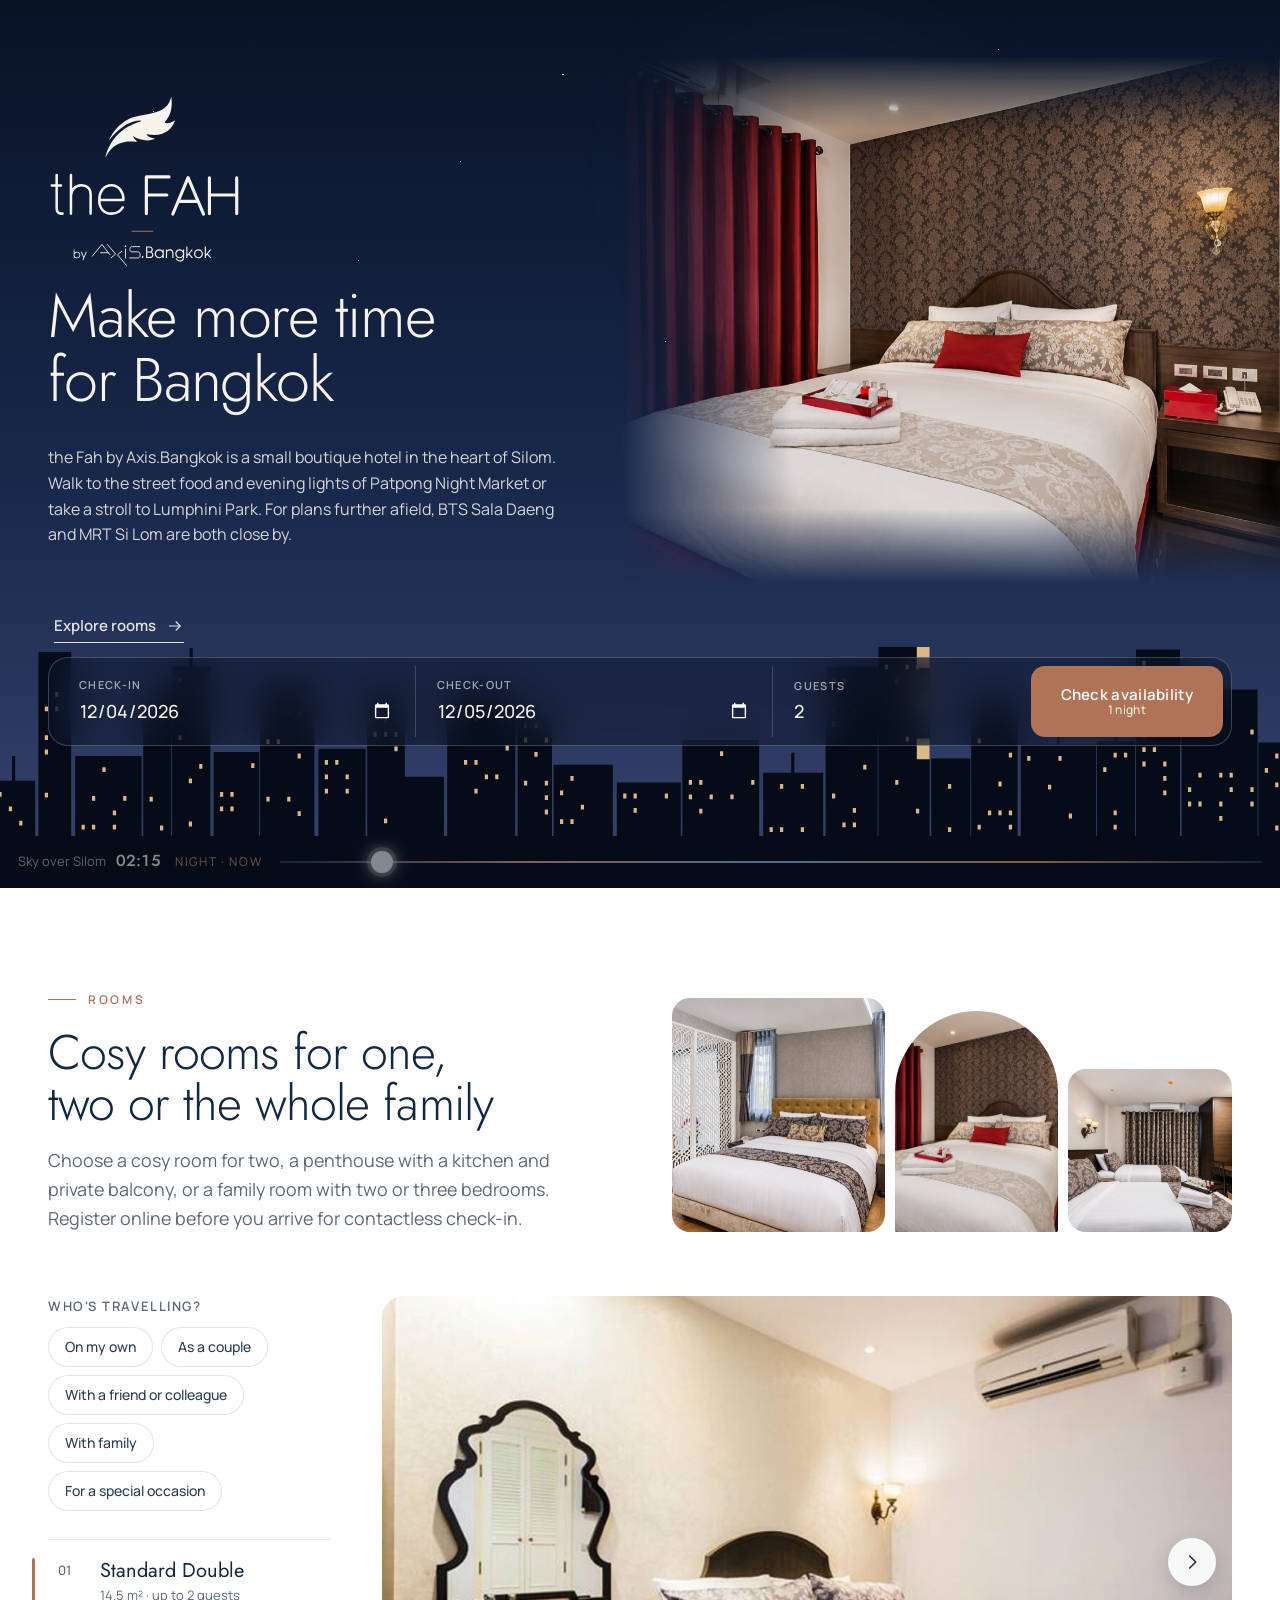
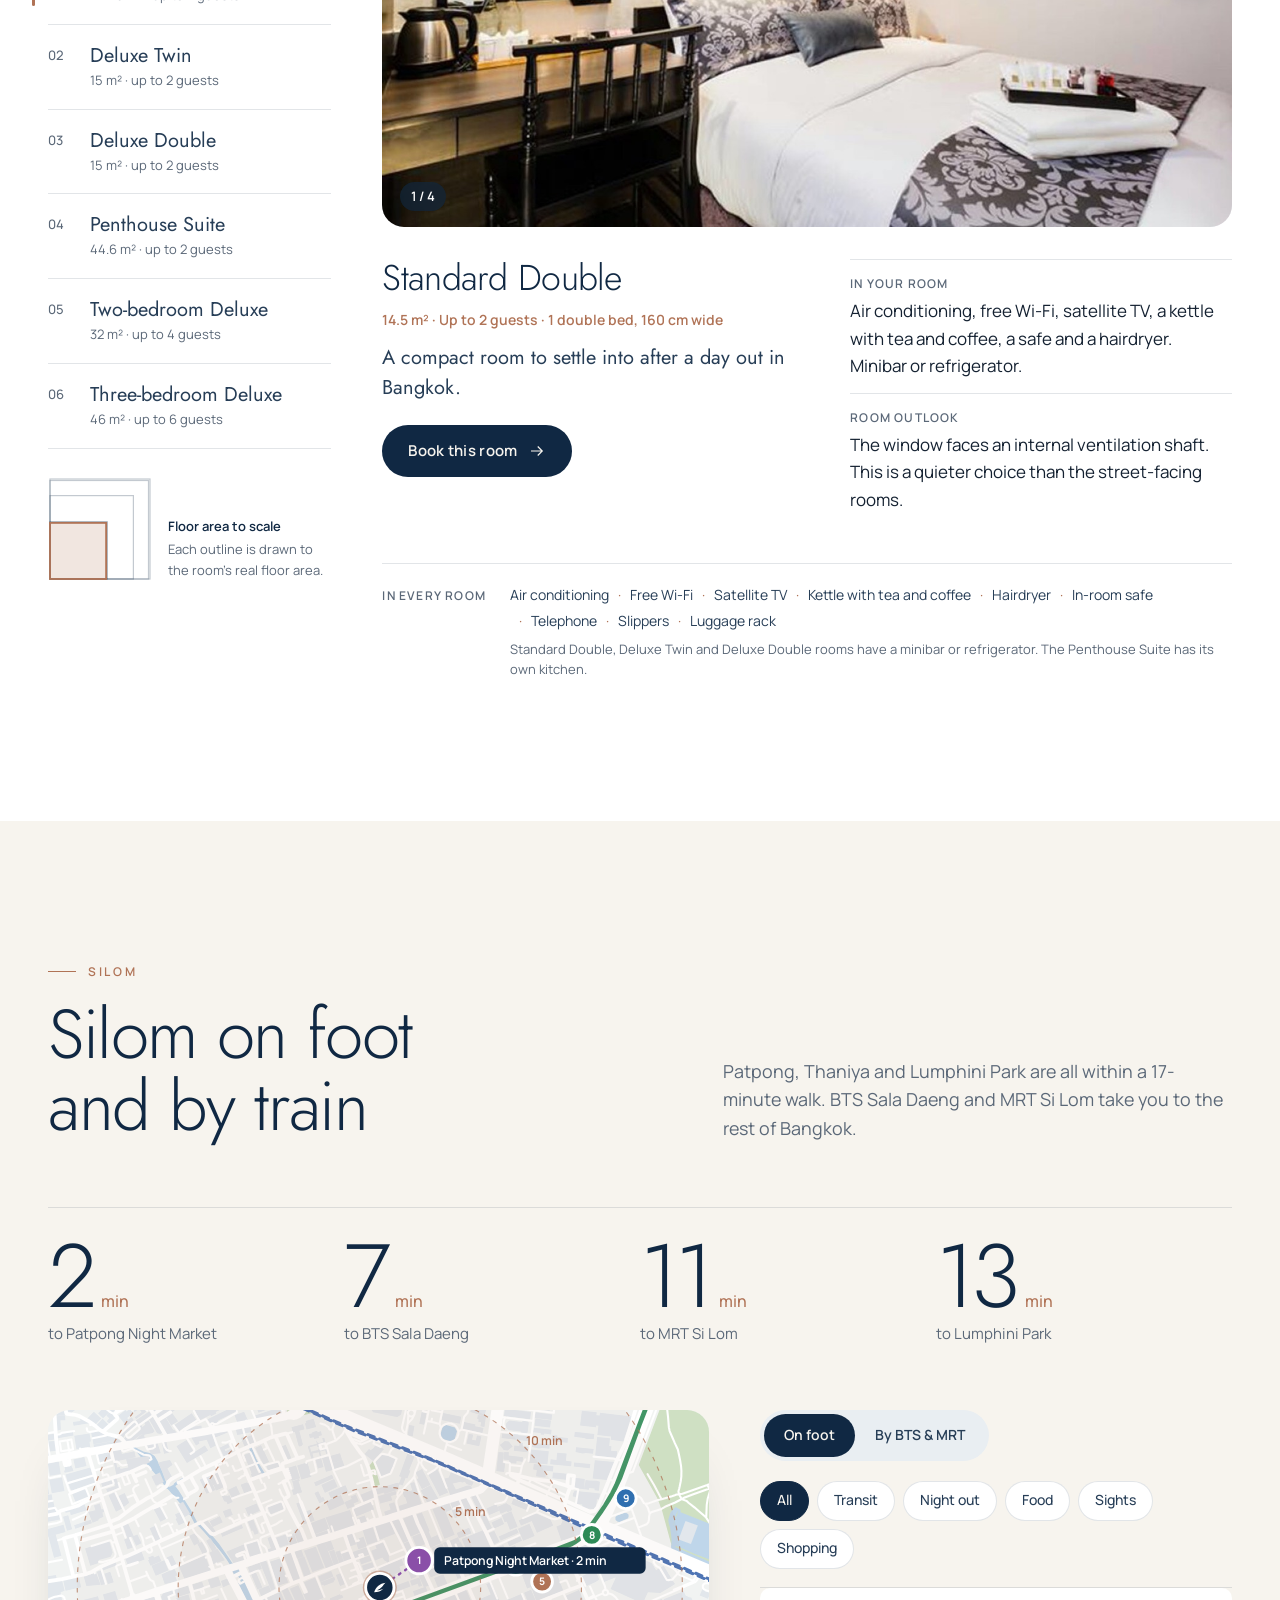
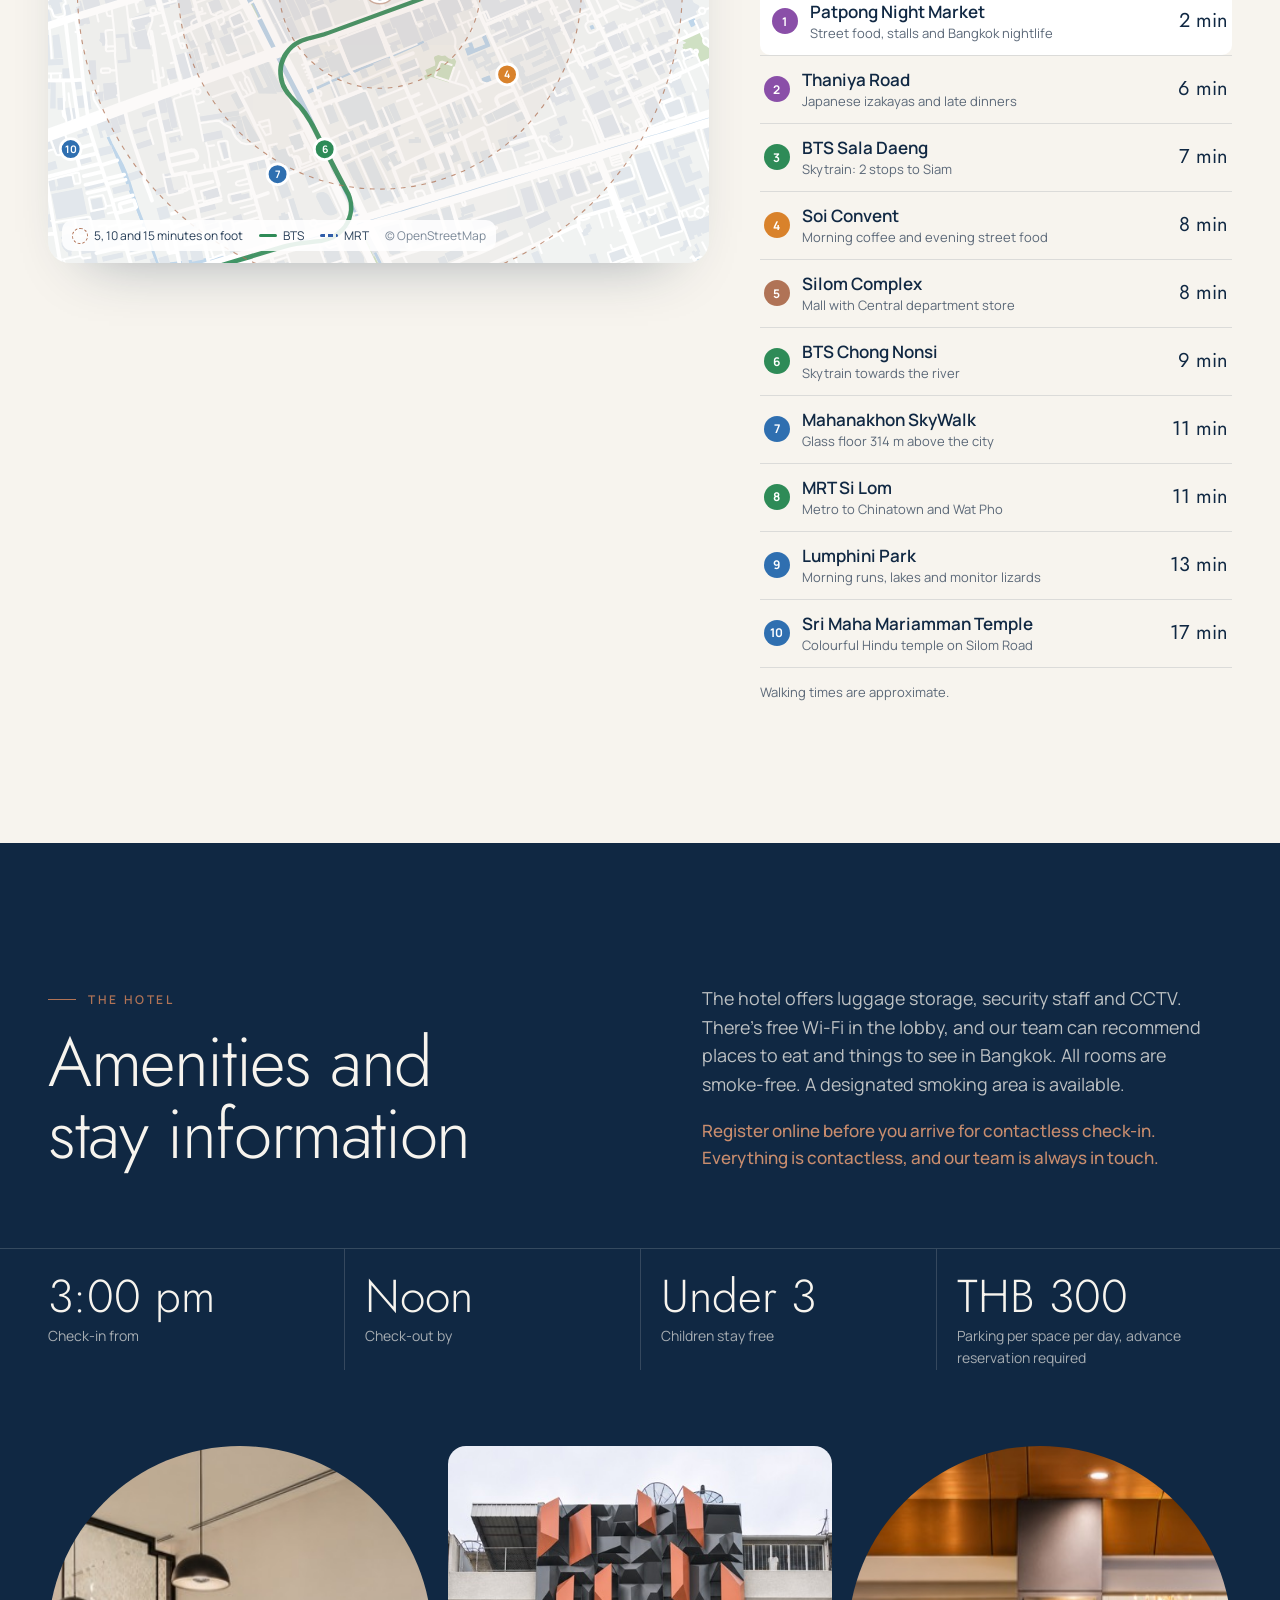
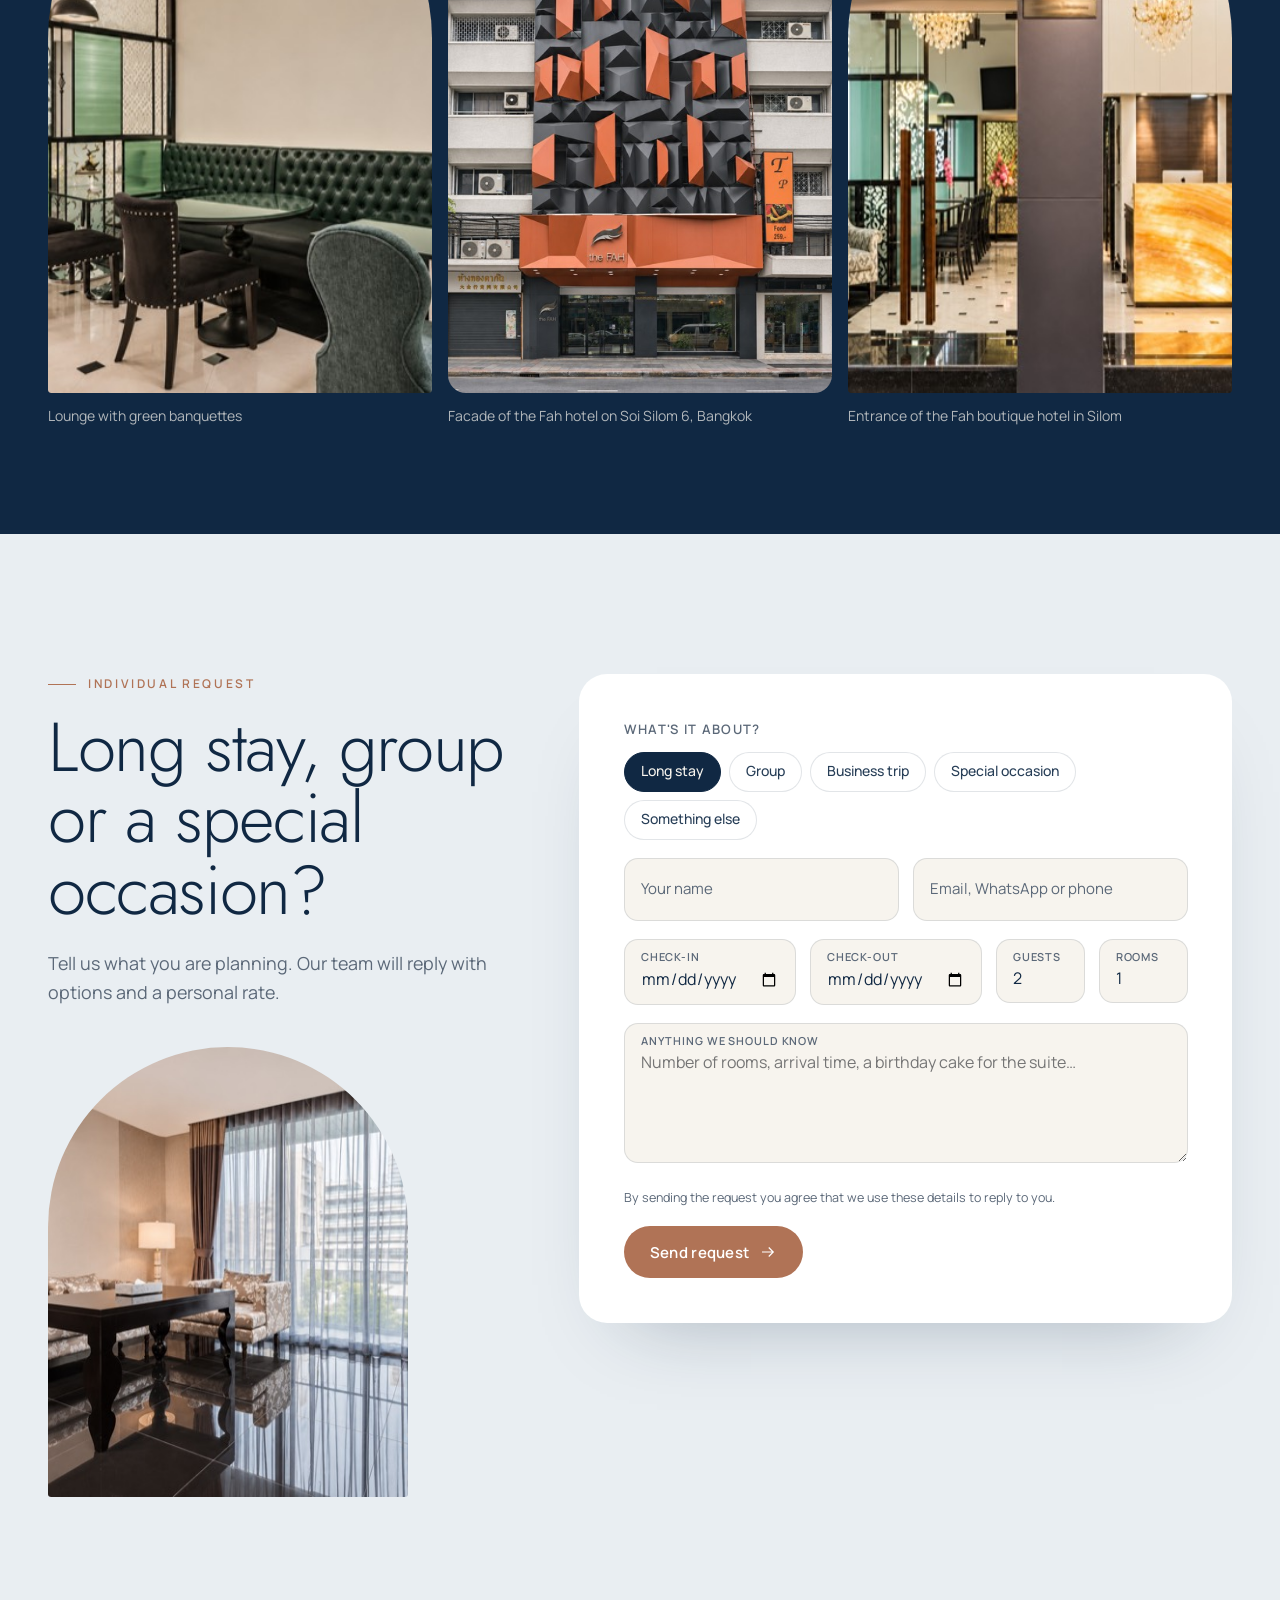
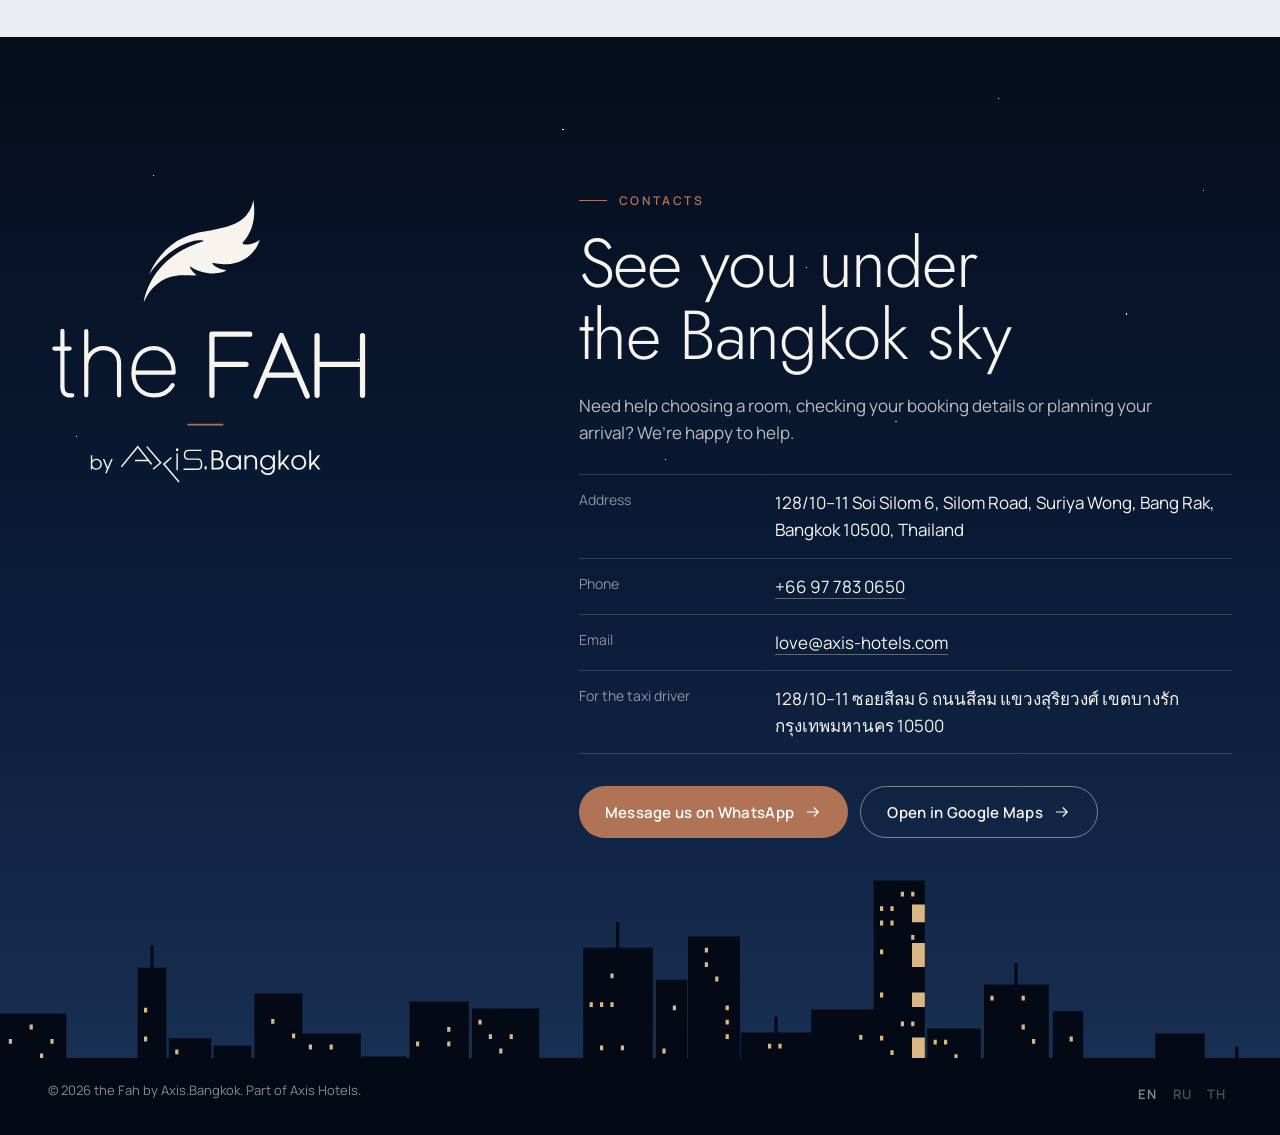
<file: docs/en/index.html>
<!doctype html>
<html lang="en">
<head>
<meta charset="utf-8">
<meta name="viewport" content="width=device-width, initial-scale=1">
<title>the Fah by Axis.Bangkok — Boutique Hotel in Silom, Bangkok</title>
<meta name="description" content="Boutique hotel in Silom, a short walk from BTS Sala Daeng, MRT Si Lom and Patpong. Rooms for two, a penthouse with balcony and family rooms. Book direct.">
<meta name="robots" content="noindex">
<link rel="alternate" hreflang="en" href="../en/"><link rel="alternate" hreflang="ru" href="../ru/"><link rel="alternate" hreflang="th" href="../th/">
<link rel="icon" href="../logo.svg">
<script type="application/ld+json">{"@context": "https://schema.org", "@type": "Hotel", "@id": "https://axis-hotels.com/en/fah#hotel", "name": "the Fah by Axis.Bangkok", "url": "https://axis-hotels.com/en/fah", "description": "Boutique hotel in Silom, a short walk from BTS Sala Daeng, MRT Si Lom and Patpong. Rooms for two, a penthouse with balcony and family rooms. Book direct.", "inLanguage": "en", "brand": {"@type": "Brand", "name": "Axis Hotels", "url": "https://axis-hotels.com"}, "address": {"@type": "PostalAddress", "streetAddress": "128/10–11 Soi Silom 6, Silom Road, Suriya Wong", "addressLocality": "Bang Rak, Bangkok", "postalCode": "10500", "addressCountry": "TH"}, "geo": {"@type": "GeoCoordinates", "latitude": 13.7279866, "longitude": 100.5307883}, "hasMap": "https://www.google.com/maps/search/?api=1&query=The+FAH+Silom%2C+128%2F10-11+Soi+Silom+6%2C+Bang+Rak%2C+Bangkok+10500", "checkinTime": "15:00", "checkoutTime": "12:00", "smokingAllowed": false, "amenityFeature": [{"@type": "LocationFeatureSpecification", "name": "Free Wi-Fi in the lobby", "value": true}, {"@type": "LocationFeatureSpecification", "name": "Luggage storage", "value": true}, {"@type": "LocationFeatureSpecification", "name": "Security staff", "value": true}, {"@type": "LocationFeatureSpecification", "name": "CCTV", "value": true}, {"@type": "LocationFeatureSpecification", "name": "Parking (THB 300 per day, reservation required)", "value": true}, {"@type": "LocationFeatureSpecification", "name": "Smoke-free rooms", "value": true}, {"@type": "LocationFeatureSpecification", "name": "Designated smoking area", "value": true}, {"@type": "LocationFeatureSpecification", "name": "Contactless check-in", "value": true}, {"@type": "LocationFeatureSpecification", "name": "Online pre-registration", "value": true}], "containsPlace": [{"@type": "HotelRoom", "name": "Standard Double", "description": "A compact room to settle into after a day out in Bangkok.", "floorSize": {"@type": "QuantitativeValue", "value": 14.5, "unitCode": "MTK"}, "occupancy": {"@type": "QuantitativeValue", "maxValue": 2}, "bed": [{"@type": "BedDetails", "numberOfBeds": 1, "typeOfBed": "Double bed, 160 cm"}], "amenityFeature": [{"@type": "LocationFeatureSpecification", "name": "Air conditioning", "value": true}, {"@type": "LocationFeatureSpecification", "name": "Free Wi-Fi", "value": true}, {"@type": "LocationFeatureSpecification", "name": "Satellite TV", "value": true}, {"@type": "LocationFeatureSpecification", "name": "Kettle with tea and coffee", "value": true}, {"@type": "LocationFeatureSpecification", "name": "Hairdryer", "value": true}, {"@type": "LocationFeatureSpecification", "name": "In-room safe", "value": true}, {"@type": "LocationFeatureSpecification", "name": "Telephone", "value": true}, {"@type": "LocationFeatureSpecification", "name": "Slippers", "value": true}, {"@type": "LocationFeatureSpecification", "name": "Luggage rack", "value": true}, {"@type": "LocationFeatureSpecification", "name": "Minibar or refrigerator", "value": true}], "url": "https://axis-hotels.com/en/fah#fah-standard-double"}, {"@type": "HotelRoom", "name": "Deluxe Twin", "description": "A cosy room with two single beds.", "floorSize": {"@type": "QuantitativeValue", "value": 15, "unitCode": "MTK"}, "occupancy": {"@type": "QuantitativeValue", "maxValue": 2}, "bed": [{"@type": "BedDetails", "numberOfBeds": 2, "typeOfBed": "Single bed, 110 cm"}], "amenityFeature": [{"@type": "LocationFeatureSpecification", "name": "Air conditioning", "value": true}, {"@type": "LocationFeatureSpecification", "name": "Free Wi-Fi", "value": true}, {"@type": "LocationFeatureSpecification", "name": "Satellite TV", "value": true}, {"@type": "LocationFeatureSpecification", "name": "Kettle with tea and coffee", "value": true}, {"@type": "LocationFeatureSpecification", "name": "Hairdryer", "value": true}, {"@type": "LocationFeatureSpecification", "name": "In-room safe", "value": true}, {"@type": "LocationFeatureSpecification", "name": "Telephone", "value": true}, {"@type": "LocationFeatureSpecification", "name": "Slippers", "value": true}, {"@type": "LocationFeatureSpecification", "name": "Luggage rack", "value": true}, {"@type": "LocationFeatureSpecification", "name": "Minibar or refrigerator", "value": true}], "url": "https://axis-hotels.com/en/fah#fah-deluxe-twin"}, {"@type": "HotelRoom", "name": "Deluxe Double", "description": "A wide double bed and a cosy setting make this a comfortable choice for a stay for two.", "floorSize": {"@type": "QuantitativeValue", "value": 15, "unitCode": "MTK"}, "occupancy": {"@type": "QuantitativeValue", "maxValue": 2}, "bed": [{"@type": "BedDetails", "numberOfBeds": 1, "typeOfBed": "Double bed, 190 cm"}], "amenityFeature": [{"@type": "LocationFeatureSpecification", "name": "Air conditioning", "value": true}, {"@type": "LocationFeatureSpecification", "name": "Free Wi-Fi", "value": true}, {"@type": "LocationFeatureSpecification", "name": "Satellite TV", "value": true}, {"@type": "LocationFeatureSpecification", "name": "Kettle with tea and coffee", "value": true}, {"@type": "LocationFeatureSpecification", "name": "Hairdryer", "value": true}, {"@type": "LocationFeatureSpecification", "name": "In-room safe", "value": true}, {"@type": "LocationFeatureSpecification", "name": "Telephone", "value": true}, {"@type": "LocationFeatureSpecification", "name": "Slippers", "value": true}, {"@type": "LocationFeatureSpecification", "name": "Luggage rack", "value": true}, {"@type": "LocationFeatureSpecification", "name": "Minibar or refrigerator", "value": true}], "url": "https://axis-hotels.com/en/fah#fah-deluxe-double"}, {"@type": "HotelRoom", "name": "Penthouse Suite", "description": "Take your time over breakfast in your own kitchen or unwind on your private balcony. The suite also has a sofa, a bathtub and a shower.", "floorSize": {"@type": "QuantitativeValue", "value": 44.6, "unitCode": "MTK"}, "occupancy": {"@type": "QuantitativeValue", "maxValue": 2}, "bed": [{"@type": "BedDetails", "numberOfBeds": 1, "typeOfBed": "Double bed"}], "amenityFeature": [{"@type": "LocationFeatureSpecification", "name": "Air conditioning", "value": true}, {"@type": "LocationFeatureSpecification", "name": "Free Wi-Fi", "value": true}, {"@type": "LocationFeatureSpecification", "name": "Satellite TV", "value": true}, {"@type": "LocationFeatureSpecification", "name": "Kettle with tea and coffee", "value": true}, {"@type": "LocationFeatureSpecification", "name": "Hairdryer", "value": true}, {"@type": "LocationFeatureSpecification", "name": "In-room safe", "value": true}, {"@type": "LocationFeatureSpecification", "name": "Telephone", "value": true}, {"@type": "LocationFeatureSpecification", "name": "Slippers", "value": true}, {"@type": "LocationFeatureSpecification", "name": "Luggage rack", "value": true}, {"@type": "LocationFeatureSpecification", "name": "Kitchen", "value": true}, {"@type": "LocationFeatureSpecification", "name": "Private balcony", "value": true}, {"@type": "LocationFeatureSpecification", "name": "Bathtub", "value": true}, {"@type": "LocationFeatureSpecification", "name": "Sofa", "value": true}], "url": "https://axis-hotels.com/en/fah#fah-penthouse-suite"}, {"@type": "HotelRoom", "name": "Two-bedroom Deluxe", "description": "A two-bedroom family room with space to unwind together and a separate room to retire to. Two double beds, or one double bed and two single beds. Rooms 204–205 have two double beds, each 190 cm wide.", "floorSize": {"@type": "QuantitativeValue", "value": 32, "unitCode": "MTK"}, "occupancy": {"@type": "QuantitativeValue", "maxValue": 4}, "bed": [{"@type": "BedDetails", "numberOfBeds": 2, "typeOfBed": "Double bed"}], "amenityFeature": [{"@type": "LocationFeatureSpecification", "name": "Air conditioning", "value": true}, {"@type": "LocationFeatureSpecification", "name": "Free Wi-Fi", "value": true}, {"@type": "LocationFeatureSpecification", "name": "Satellite TV", "value": true}, {"@type": "LocationFeatureSpecification", "name": "Kettle with tea and coffee", "value": true}, {"@type": "LocationFeatureSpecification", "name": "Hairdryer", "value": true}, {"@type": "LocationFeatureSpecification", "name": "In-room safe", "value": true}, {"@type": "LocationFeatureSpecification", "name": "Telephone", "value": true}, {"@type": "LocationFeatureSpecification", "name": "Slippers", "value": true}, {"@type": "LocationFeatureSpecification", "name": "Luggage rack", "value": true}, {"@type": "LocationFeatureSpecification", "name": "Minibar or refrigerator", "value": true}, {"@type": "LocationFeatureSpecification", "name": "Two bedrooms", "value": true}], "url": "https://axis-hotels.com/en/fah#fah-two-bedroom-deluxe"}, {"@type": "HotelRoom", "name": "Three-bedroom Deluxe", "description": "A comfortable choice when the whole family is coming to Bangkok, with three separate bedrooms. Two bedrooms have double beds, one 190 cm wide and one 160 cm wide. The third has two single beds, each 110 cm wide.", "floorSize": {"@type": "QuantitativeValue", "value": 46, "unitCode": "MTK"}, "occupancy": {"@type": "QuantitativeValue", "maxValue": 6}, "bed": [{"@type": "BedDetails", "numberOfBeds": 1, "typeOfBed": "Double bed, 190 cm"}, {"@type": "BedDetails", "numberOfBeds": 1, "typeOfBed": "Double bed, 160 cm"}, {"@type": "BedDetails", "numberOfBeds": 2, "typeOfBed": "Single bed, 110 cm"}], "amenityFeature": [{"@type": "LocationFeatureSpecification", "name": "Air conditioning", "value": true}, {"@type": "LocationFeatureSpecification", "name": "Free Wi-Fi", "value": true}, {"@type": "LocationFeatureSpecification", "name": "Satellite TV", "value": true}, {"@type": "LocationFeatureSpecification", "name": "Kettle with tea and coffee", "value": true}, {"@type": "LocationFeatureSpecification", "name": "Hairdryer", "value": true}, {"@type": "LocationFeatureSpecification", "name": "In-room safe", "value": true}, {"@type": "LocationFeatureSpecification", "name": "Telephone", "value": true}, {"@type": "LocationFeatureSpecification", "name": "Slippers", "value": true}, {"@type": "LocationFeatureSpecification", "name": "Luggage rack", "value": true}, {"@type": "LocationFeatureSpecification", "name": "Minibar or refrigerator", "value": true}, {"@type": "LocationFeatureSpecification", "name": "Three bedrooms", "value": true}], "url": "https://axis-hotels.com/en/fah#fah-three-bedroom-deluxe"}], "telephone": "+66 97 783 0650", "email": "love@axis-hotels.com", "potentialAction": {"@type": "ReserveAction", "target": "https://axis-hotels.com/en/bangkok/booking?hotel_id=515836"}}</script>
<style>html,body{margin:0;background:#F7F4EE}</style>
</head>
<body>
<!-- the Fah by Axis.Bangkok · EN · generated by scripts/build.py, do not edit by hand -->
<link rel="preconnect" href="https://fonts.googleapis.com">
<link rel="preconnect" href="https://fonts.gstatic.com" crossorigin>
<link rel="stylesheet" href="https://fonts.googleapis.com/css2?family=Jost:wght@300;400;500&family=Manrope:wght@400;500;600&display=swap">
<link rel="stylesheet" href="../fah.css">
<div class="fah fah--en" lang="en" id="fah-top" data-fah='{&quot;booking&quot;: &quot;https://axis-hotels.com/en/bangkok/booking?hotel_id=515836&quot;, &quot;params&quot;: {&quot;checkin&quot;: &quot;date&quot;, &quot;nights&quot;: &quot;nights&quot;, &quot;guests&quot;: &quot;adults&quot;}, &quot;email&quot;: &quot;love@axis-hotels.com&quot;, &quot;lang&quot;: &quot;en&quot;, &quot;nights&quot;: [&quot;night&quot;, &quot;nights&quot;], &quot;rq&quot;: {&quot;sending&quot;: &quot;Sending…&quot;, &quot;success&quot;: &quot;Thank you! We&#x27;ve received your request and will reply soon.&quot;, &quot;error&quot;: &quot;Something went wrong. Please write to us directly using the contacts below.&quot;, &quot;required&quot;: &quot;Please fill in your name and a way to contact you.&quot;, &quot;preview&quot;: &quot;Preview: the form is not connected yet, so nothing was sent.&quot;}, &quot;subject&quot;: &quot;the Fah by Axis.Bangkok — Individual request&quot;}' data-phases='{&quot;dawn&quot;: &quot;dawn&quot;, &quot;day&quot;: &quot;day&quot;, &quot;dusk&quot;: &quot;sunset&quot;, &quot;night&quot;: &quot;night&quot;, &quot;now&quot;: &quot;now&quot;}'>
<main>

<section class="fah-hero" data-phase="night">
  <div class="fah-sky" aria-hidden="true"><div class="fah-stars"></div><div class="fah-sun"></div></div>
  <svg class="fah-city fah-city--hero" viewBox="0 0 1600 340" preserveAspectRatio="xMidYMax slice" aria-hidden="true"><path class="fah-city__b" d="M-10 340V271h54V340zM15 271v-31h4V271zM48 340V110h41V340zM94 340V240h83V340zM179 340V169h35V340zM194 169v-15h4V169zM215 340V128h48V340zM237 128v-23h4V128zM267 340V235h57V340zM325 340V151h68V340zM398 340V231h59V340zM459 340V160h47V340zM506 340V266h49V340zM559 340V159h85V340zM647 340V185h43V340zM692 340V251h74V340zM771 340V273h80V340zM853 340V220h96V340zM954 340V261h75V340zM989 261v-25h4V261zM1032 340V129h65V340zM1098 340V22h64V340zM1164 340V243h49V340zM1214 340V168h58V340zM1276 340V226h94V340zM1321 226v-33h4V226zM1371 340V222h48V340zM1393 222v-33h4V222zM1420 340V107h55V340zM1477 340V157h95V340zM1573 340V223h66V340z"/><path class="fah-city__w fah-city__w--s" d="M-2 285h4v6h-4zM11 303h4v6h-4zM24 321h4v6h-4zM56 214h4v6h-4zM56 232h4v6h-4zM56 286h4v6h-4zM69 160h4v6h-4zM69 178h4v6h-4zM102 326h4v6h-4zM115 290h4v6h-4zM128 254h4v6h-4zM141 308h4v6h-4zM141 326h4v6h-4zM154 290h4v6h-4zM187 291h4v6h-4zM200 183h4v6h-4zM200 327h4v6h-4zM223 214h4v6h-4zM236 268h4v6h-4zM236 322h4v6h-4zM249 160h4v6h-4zM249 250h4v6h-4zM275 285h4v6h-4zM275 303h4v6h-4zM288 285h4v6h-4zM314 249h4v6h-4zM333 219h4v6h-4zM333 291h4v6h-4zM346 219h4v6h-4zM359 165h4v6h-4zM359 183h4v6h-4zM372 183h4v6h-4zM372 237h4v6h-4zM372 309h4v6h-4zM406 245h4v6h-4zM406 263h4v6h-4zM406 281h4v6h-4zM419 245h4v6h-4zM432 263h4v6h-4zM467 210h4v6h-4zM480 192h4v6h-4zM480 210h4v6h-4zM480 318h4v6h-4zM493 174h4v6h-4zM493 210h4v6h-4zM493 228h4v6h-4zM580 245h4v6h-4zM593 191h4v6h-4zM593 245h4v6h-4zM593 281h4v6h-4zM606 263h4v6h-4zM619 263h4v6h-4zM632 173h4v6h-4zM632 227h4v6h-4zM655 199h4v6h-4zM655 217h4v6h-4zM655 271h4v6h-4zM668 199h4v6h-4zM668 235h4v6h-4zM681 217h4v6h-4zM681 271h4v6h-4zM681 289h4v6h-4zM681 307h4v6h-4zM700 283h4v6h-4zM713 319h4v6h-4zM726 301h4v6h-4zM792 287h4v6h-4zM792 305h4v6h-4zM831 287h4v6h-4zM861 288h4v6h-4zM874 270h4v6h-4zM874 306h4v6h-4zM887 288h4v6h-4zM900 234h4v6h-4zM913 288h4v6h-4zM962 329h4v6h-4zM1001 275h4v6h-4zM1001 329h4v6h-4zM1040 179h4v6h-4zM1040 197h4v6h-4zM1053 143h4v6h-4zM1053 323h4v6h-4zM1066 179h4v6h-4zM1066 305h4v6h-4zM1066 323h4v6h-4zM1079 251h4v6h-4zM1146 52h16v22h-16zM1146 100h16v30h-16zM1146 162h16v18h-16zM1146 218h16v26h-16zM1106 54h4v6h-4zM1106 162h4v6h-4zM1119 90h4v6h-4zM1119 144h4v6h-4zM1132 54h4v6h-4zM1132 126h4v6h-4zM1132 216h4v6h-4zM1145 90h4v6h-4zM1145 126h4v6h-4zM1145 306h4v6h-4zM1185 275h4v6h-4zM1185 329h4v6h-4zM1222 326h4v6h-4zM1235 308h4v6h-4zM1248 182h4v6h-4zM1248 272h4v6h-4zM1261 236h4v6h-4zM1261 308h4v6h-4zM1261 326h4v6h-4zM1323 240h4v6h-4zM1379 254h4v6h-4zM1392 236h4v6h-4zM1392 308h4v6h-4zM1392 326h4v6h-4zM1405 236h4v6h-4zM1428 211h4v6h-4zM1428 229h4v6h-4zM1428 247h4v6h-4zM1441 193h4v6h-4zM1441 229h4v6h-4zM1454 247h4v6h-4zM1454 265h4v6h-4zM1454 283h4v6h-4zM1485 297h4v6h-4zM1498 261h4v6h-4zM1511 189h4v6h-4zM1524 171h4v6h-4zM1524 261h4v6h-4zM1524 297h4v6h-4zM1524 315h4v6h-4zM1537 261h4v6h-4zM1537 279h4v6h-4zM1563 207h4v6h-4zM1563 279h4v6h-4zM1563 297h4v6h-4zM1581 255h4v6h-4zM1594 273h4v6h-4zM1594 327h4v6h-4zM1607 237h4v6h-4zM1607 273h4v6h-4zM1620 327h4v6h-4z"/><path class="fah-city__w fah-city__w--a" d="M56 178h4v6h-4zM713 265h4v6h-4zM975 329h4v6h-4zM1040 287h4v6h-4zM1119 72h4v6h-4zM1222 218h4v6h-4zM1248 308h4v6h-4zM1485 279h4v6h-4z"/><path class="fah-city__w fah-city__w--b" d="M223 142h4v6h-4zM700 319h4v6h-4zM861 270h4v6h-4zM1106 126h4v6h-4zM1310 276h4v6h-4zM1336 312h4v6h-4zM1594 237h4v6h-4z"/><path class="fah-city__w fah-city__w--c" d="M115 326h4v6h-4zM288 303h4v6h-4zM359 291h4v6h-4zM432 281h4v6h-4zM779 287h4v6h-4zM939 270h4v6h-4zM975 275h4v6h-4zM1040 143h4v6h-4zM1119 270h4v6h-4zM1284 240h4v6h-4zM1428 121h4v6h-4zM1485 207h4v6h-4zM1498 297h4v6h-4zM1620 237h4v6h-4z"/></svg>
  <div class="fah-skybar">
    <div class="fah-wrap fah-dial">
      <div class="fah-dial__row"><span class="fah-dial__label">Sky over Silom</span><output class="fah-dial__time">--:--</output><span class="fah-dial__phase"></span><button type="button" class="fah-dial__now">now</button></div>
      <input type="range" min="0" max="23.75" step="0.25" value="12" class="fah-dial__range" aria-label="Drag the sun across the sky">
    </div>
  </div>
  <div class="fah-wrap fah-hero__grid">
    <div class="fah-hero__text">
      <div class="fah-hero__logo"><svg xmlns="http://www.w3.org/2000/svg" viewBox="180 196 366 340" role="img" aria-label="the Fah by Axis.Bangkok" class="fah-logo-full"><symbol id="fah-lf" viewBox="180 196 366 340"><path fill="currentColor" transform="translate(276 200) scale(.25)" d=" M 556 25 C 567 105 554 167 508 219 C 495 233 550 236 585 207 C 563 280 491 328 409 318 C 390 316 378 313 368 313 C 371 330 405 340 432 347 C 410 366 322 371 265 328 C 267 345 287 362 298 370 C 271 371 224 368 203 372 C 136 381 84 425 54 493 C 58 456 81 400 114 355 C 171 283 234 244 323 215 C 339 209 302 207 277 214 C 201 233 128 295 78 366 C 116 280 181 213 266 185 C 316 168 374 165 424 150 C 498 130 539 99 556 25 Z" /><g transform="translate(175 342) scale(.5)" fill="none" stroke="currentColor" stroke-linecap="round" stroke-linejoin="round"> <path stroke-width="9.6" d=" M 43 28 V 155 Q 43 175.5 61 175.5 H 65.5 M 24.5 68.5 H 59.5 M 97.5 28.5 V 175.5 M 97.5 107.5 C 97.5 86 115 67.5 136 67.5 C 158.5 67.5 172.5 81 172.5 102.5 V 175.5 M 206 123.5 H 297.5 C 298 90 277.5 67.5 252.5 67.5 C 223.5 67.5 205.5 89.5 205.5 125 C 205.5 156 224 175.5 252.5 175.5 C 272 175.5 287 166 295 152" /> <path stroke-width="12" d=" M 385 175.5 V 35.5 H 471.5 M 385 104.5 H 463 M 486 177 L 544 38.5 L 603 177 M 507 129 H 581.5 M 625.5 175.5 V 39 M 729.5 175.5 V 39 M 625.5 104.5 H 729.5" /> </g><rect x="339.33" y="462.2" width="41.34" height="2" rx="1" fill="#B07356" /><g fill="currentColor"> <g> <path transform="translate(227.62565 514.5) scale(0.02181501 -0.02181501)" d="M63 0H137V94C183 26 261 -13 351 -13C516 -13 640 110 640 274C640 435 514 560 352 560C260 560 184 522 137 453V739H63ZM350 492C473 492 565 399 565 276C565 150 473 55 349 55C288 55 238 76 195 120C152 164 132 214 132 276C132 398 227 492 350 492Z" /> <path transform="translate(242.50349 514.5) scale(0.02181501 -0.02181501)" d="M132 -192H211L527 547H448L263 111L90 547H9L221 18Z" /> </g> <g transform="translate(225 483) scale(.33333333)"> <path d="M 118.5 83.5 L 173 16.5 L 219 75 M 166 63.8 H 210" fill="none" stroke="currentColor" stroke-width="4.9" stroke-linecap="square" stroke-linejoin="miter" /> <path d="M 205.5 18 L 251.5 71.5 L 227.5 92 M 286.5 55 L 262.5 76 L 313 135.5" fill="none" stroke="currentColor" stroke-width="5.1" stroke-linecap="square" stroke-linejoin="miter" /> <path d="M 304.3 22.7 H 312.1 V 30.8 H 304.3 Z M 305.7 39.8 H 310.6 V 97 H 305.7 Z" /> <path d="M 389 29 H 347.5 C 337 29 333.5 35.5 333.5 45.2 C 333.5 54.3 337.1 59 344.8 59 H 379 C 387.5 59 392 65.4 392 76.5 C 392 87.3 387.8 93.7 380 93.7 H 332.5" fill="none" stroke="currentColor" stroke-width="4.9" stroke-linecap="square" /> </g> <g> <path transform="translate(356.19067 514.5) scale(0.02979537 -0.02979537)" d="M101 0H175V126H101Z" /> <path transform="translate(364.77173 514.5) scale(0.02979537 -0.02979537)" d="M76 0H259C358 0 414 11 461 39C513 71 544 136 544 212C544 303 506 358 420 394C477 426 502 474 502 547C502 611 478 665 436 696C394 726 339 739 249 739H76ZM150 67V354H238C325 354 369 348 400 333C444 311 469 267 469 208C469 157 446 112 411 94C376 75 326 67 251 67ZM150 421V672H239C315 672 356 665 384 646C410 629 427 590 427 546C427 495 407 457 370 440C339 426 307 421 240 421Z" /> <path transform="translate(382.20202 514.5) scale(0.02979537 -0.02979537)" d="M620 547H546V450C491 526 425 560 330 560C166 560 42 436 42 272C42 108 167 -13 336 -13C429 -13 487 17 546 96V0H620ZM332 492C453 492 546 398 546 276C546 151 454 55 336 55C212 55 117 152 117 277C117 396 213 492 332 492Z" /> <path transform="translate(402.88001 514.5) scale(0.02979537 -0.02979537)" d="M63 0H137V301C137 362 145 394 166 425C195 467 246 492 304 492C358 492 407 470 437 433C463 399 473 359 473 287V0H547V287C547 379 534 428 499 475C456 530 390 560 313 560C241 560 183 533 137 476V547H63Z" /> <path transform="translate(421.38293 514.5) scale(0.02979537 -0.02979537)" d="M610 547H536V450C481 526 414 560 321 560C161 560 42 436 42 271C42 111 166 -13 327 -13C426 -13 493 27 536 111V74C536 20 530 -14 514 -48C485 -111 420 -147 335 -147C274 -147 227 -129 188 -92C169 -75 157 -58 134 -17H62C102 -145 199 -215 337 -215C432 -215 512 -179 559 -117C596 -67 610 -9 610 98ZM326 492C444 492 536 399 536 280C536 152 446 55 327 55C207 55 117 150 117 277C117 402 205 492 326 492Z" /> <path transform="translate(441.76296 514.5) scale(0.02979537 -0.02979537)" d="M63 0H137V113L223 219L405 0H497L270 272L483 547H392L137 215V739H63Z" /> <path transform="translate(457.04799 514.5) scale(0.02979537 -0.02979537)" d="M329 560C166 560 42 437 42 277C42 108 165 -13 335 -13C495 -13 613 108 613 272C613 439 494 560 329 560ZM329 492C450 492 538 399 538 271C538 145 452 55 333 55C207 55 117 146 117 275C117 399 208 492 329 492Z" /> <path transform="translate(476.89170 514.5) scale(0.02979537 -0.02979537)" d="M63 0H137V113L223 219L405 0H497L270 272L483 547H392L137 215V739H63Z" /> </g> </g></symbol><use href="#fah-lf" x="180" y="196" width="366" height="340"/></svg></div>
      <h1>Make more time for Bangkok</h1>
      <p class="fah-hero__lead">the Fah by Axis.Bangkok is a small boutique hotel in the heart of Silom. Walk to the street food and evening lights of Patpong Night Market or take a stroll to Lumphini Park. For plans further afield, BTS Sala Daeng and MRT Si Lom are both close by.</p>
    </div>
    <figure class="fah-hero__photo">
      <button type="button" class="fah-zoom"><img src="../img/king-red-700.jpg" srcset="../img/king-red-700.jpg 700w, ../img/king-red-1400.jpg 1400w" sizes="(min-width: 900px) 58vw, 100vw" alt="Deluxe Double room at the Fah boutique hotel in Silom, Bangkok" fetchpriority="high" decoding="async" data-full="../img/king-red-1400.jpg"></button>
    </figure>
  </div>
  <div class="fah-wrap fah-hero__bar">
    <a class="fah-hero__more" href="#fah-rooms">Explore rooms <svg viewBox="0 0 24 24" aria-hidden="true"><path d="M4 12h15M13 6l6 6-6 6" fill="none" stroke="currentColor" stroke-width="1.6"/></svg></a>
    <form class="fah-booking" data-fah-booking novalidate>
      <label><span>Check-in</span><input type="date" name="checkin" required></label>
      <label><span>Check-out</span><input type="date" name="checkout" required></label>
      <label class="fah-booking__guests"><span>Guests</span><select name="guests"><option value="1">1</option><option value="2" selected>2</option><option value="3">3</option><option value="4">4</option><option value="5">5</option><option value="6">6</option></select></label>
      <button type="submit" class="fah-btn fah-btn--copper">Check availability<small class="fah-booking__nights" aria-live="polite"></small></button>
    </form>
  </div>
</section>

<section class="fah-section fah-rooms" id="fah-rooms">
  <div class="fah-wrap">
    <div class="fah-rooms__intro">
      <div class="fah-rooms__copy">
        <p class="fah-kicker">Rooms</p>
        <h2>Cosy rooms for one, two or the whole family</h2>
        <p class="fah-lead">Choose a cosy room for two, a penthouse with a kitchen and private balcony, or a family room with two or three bedrooms. Register online before you arrive for contactless check-in.</p>
      </div>
      <ul class="fah-peek"><li><button type="button" class="fah-zoom"><img src="../img/suite-bedroom-700.jpg" srcset="../img/suite-bedroom-700.jpg 700w, ../img/suite-bedroom-1400.jpg 1400w" sizes="(min-width: 900px) 18vw, 32vw" alt="Penthouse Suite bedroom at the Fah, Silom" loading="lazy" decoding="async" data-full="../img/suite-bedroom-1400.jpg"></button></li><li><button type="button" class="fah-zoom"><img src="../img/king-red-700.jpg" srcset="../img/king-red-700.jpg 700w, ../img/king-red-1400.jpg 1400w" sizes="(min-width: 900px) 18vw, 32vw" alt="Deluxe Double room at the Fah boutique hotel in Silom, Bangkok" loading="lazy" decoding="async" data-full="../img/king-red-1400.jpg"></button></li><li><button type="button" class="fah-zoom"><img src="../img/twin-main-700.jpg" srcset="../img/twin-main-700.jpg 700w, ../img/twin-main-1400.jpg 1400w" sizes="(min-width: 900px) 18vw, 32vw" alt="Deluxe Twin with two single beds" loading="lazy" decoding="async" data-full="../img/twin-main-1400.jpg"></button></li></ul>
    </div>
    <div class="fah-rooms__grid">
      <aside class="fah-rooms__side">
        <div class="fah-who"><p>Who&#x27;s travelling?</p><div class="fah-chips"><button type="button" class="fah-chip" data-fit="solo" aria-pressed="false">On my own</button><button type="button" class="fah-chip" data-fit="couple" aria-pressed="false">As a couple</button><button type="button" class="fah-chip" data-fit="friends" aria-pressed="false">With a friend or colleague</button><button type="button" class="fah-chip" data-fit="family" aria-pressed="false">With family</button><button type="button" class="fah-chip" data-fit="occasion" aria-pressed="false">For a special occasion</button></div></div>
        <div class="fah-tabs" role="tablist"><button type="button" class="fah-tab is-on" data-room-tab="standard-double" aria-selected="true" role="tab" data-fits="solo"><span class="fah-tab__n">01</span><span class="fah-tab__name">Standard Double</span><span class="fah-tab__meta">14.5 m² · up to 2 guests</span><span class="fah-tab__match">Best match</span></button><button type="button" class="fah-tab" data-room-tab="deluxe-twin" aria-selected="false" role="tab" data-fits="friends"><span class="fah-tab__n">02</span><span class="fah-tab__name">Deluxe Twin</span><span class="fah-tab__meta">15 m² · up to 2 guests</span><span class="fah-tab__match">Best match</span></button><button type="button" class="fah-tab" data-room-tab="deluxe-double" aria-selected="false" role="tab" data-fits="couple"><span class="fah-tab__n">03</span><span class="fah-tab__name">Deluxe Double</span><span class="fah-tab__meta">15 m² · up to 2 guests</span><span class="fah-tab__match">Best match</span></button><button type="button" class="fah-tab" data-room-tab="penthouse-suite" aria-selected="false" role="tab" data-fits="occasion"><span class="fah-tab__n">04</span><span class="fah-tab__name">Penthouse Suite</span><span class="fah-tab__meta">44.6 m² · up to 2 guests</span><span class="fah-tab__match">Best match</span></button><button type="button" class="fah-tab" data-room-tab="two-bedroom-deluxe" aria-selected="false" role="tab" data-fits="family"><span class="fah-tab__n">05</span><span class="fah-tab__name">Two-bedroom Deluxe</span><span class="fah-tab__meta">32 m² · up to 4 guests</span><span class="fah-tab__match">Best match</span></button><button type="button" class="fah-tab" data-room-tab="three-bedroom-deluxe" aria-selected="false" role="tab" data-fits="family"><span class="fah-tab__n">06</span><span class="fah-tab__name">Three-bedroom Deluxe</span><span class="fah-tab__meta">46 m² · up to 6 guests</span><span class="fah-tab__match">Best match</span></button></div>
        <figure class="fah-scale">
          <svg viewBox="0 0 104 104" aria-hidden="true"><rect data-room-ref="three-bedroom-deluxe" x="2" y="2.0" width="100.0" height="100.0"/><rect data-room-ref="penthouse-suite" x="2" y="3.5" width="98.5" height="98.5"/><rect data-room-ref="two-bedroom-deluxe" x="2" y="18.6" width="83.4" height="83.4"/><rect data-room-ref="deluxe-twin" x="2" y="44.9" width="57.1" height="57.1"/><rect data-room-ref="deluxe-double" x="2" y="44.9" width="57.1" height="57.1"/><rect data-room-ref="standard-double" x="2" y="45.9" width="56.1" height="56.1"/></svg>
          <figcaption><b>Floor area to scale</b>Each outline is drawn to the room&#x27;s real floor area.</figcaption>
        </figure>
      </aside>
      <div class="fah-rooms__stage">
<article class="fah-room is-on" data-room="standard-double" id="fah-standard-double" role="tabpanel">
  <div class="fah-room__media"><ul class="fah-track"><li><button type="button" class="fah-zoom" aria-label="Open photo 1 of 4"><img src="../img/cozy-bed-700.jpg" srcset="../img/cozy-bed-700.jpg 700w, ../img/cozy-bed-1400.jpg 1400w" sizes="(min-width: 900px) 60vw, 100vw" alt="Standard Double with a 160 cm double bed" loading="lazy" decoding="async" data-full="../img/cozy-bed-1400.jpg"></button></li><li><button type="button" class="fah-zoom" aria-label="Open photo 2 of 4"><img src="../img/cozy-bed-2-700.jpg" srcset="../img/cozy-bed-2-700.jpg 700w, ../img/cozy-bed-2-1400.jpg 1400w" sizes="(min-width: 900px) 60vw, 100vw" alt="Standard Double, another angle" loading="lazy" decoding="async" data-full="../img/cozy-bed-2-1400.jpg"></button></li><li><button type="button" class="fah-zoom" aria-label="Open photo 3 of 4"><img src="../img/cozy-window-700.jpg" srcset="../img/cozy-window-700.jpg 700w, ../img/cozy-window-1400.jpg 1400w" sizes="(min-width: 900px) 60vw, 100vw" alt="Standard Double curtains and TV" loading="lazy" decoding="async" data-full="../img/cozy-window-1400.jpg"></button></li><li><button type="button" class="fah-zoom" aria-label="Open photo 4 of 4"><img src="../img/cozy-bathroom-700.jpg" srcset="../img/cozy-bathroom-700.jpg 700w, ../img/cozy-bathroom-1400.jpg 1400w" sizes="(min-width: 900px) 60vw, 100vw" alt="Standard Double bathroom" loading="lazy" decoding="async" data-full="../img/cozy-bathroom-1400.jpg"></button></li></ul><button type="button" class="fah-nav fah-prev" aria-label="Previous photo"><svg viewBox="0 0 24 24" aria-hidden="true"><path d="M15 5l-7 7 7 7" fill="none" stroke="currentColor" stroke-width="1.6"/></svg></button><button type="button" class="fah-nav fah-next" aria-label="Next photo"><svg viewBox="0 0 24 24" aria-hidden="true"><path d="M9 5l7 7-7 7" fill="none" stroke="currentColor" stroke-width="1.6"/></svg></button><span class="fah-count">1 / 4</span></div>
  <div class="fah-room__info">
    <div class="fah-room__main">
      <h3>Standard Double</h3>
      <p class="fah-room__specs">14.5 m² · Up to 2 guests · 1 double bed, 160 cm wide</p>
      <p class="fah-room__text">A compact room to settle into after a day out in Bangkok.</p>
      <a class="fah-btn fah-btn--navy" href="https://axis-hotels.com/en/bangkok/booking?hotel_id=515836&amp;room-type=5084381" data-fah-book>Book this room <svg viewBox="0 0 24 24" aria-hidden="true"><path d="M4 12h15M13 6l6 6-6 6" fill="none" stroke="currentColor" stroke-width="1.6"/></svg></a>
    </div>
    <dl class="fah-room__dl"><div><dt>In your room</dt><dd>Air conditioning, free Wi-Fi, satellite TV, a kettle with tea and coffee, a safe and a hairdryer. Minibar or refrigerator.</dd></div><div><dt>Room outlook</dt><dd>The window faces an internal ventilation shaft. This is a quieter choice than the street-facing rooms.</dd></div></dl>
  </div>
</article>
<article class="fah-room" data-room="deluxe-twin" id="fah-deluxe-twin" role="tabpanel">
  <div class="fah-room__media"><ul class="fah-track"><li><button type="button" class="fah-zoom" aria-label="Open photo 1 of 5"><img src="../img/twin-main-700.jpg" srcset="../img/twin-main-700.jpg 700w, ../img/twin-main-1400.jpg 1400w" sizes="(min-width: 900px) 60vw, 100vw" alt="Deluxe Twin with two single beds" loading="lazy" decoding="async" data-full="../img/twin-main-1400.jpg"></button></li><li><button type="button" class="fah-zoom" aria-label="Open photo 2 of 5"><img src="../img/twin-beds-700.jpg" srcset="../img/twin-beds-700.jpg 700w, ../img/twin-beds-1400.jpg 1400w" sizes="(min-width: 900px) 60vw, 100vw" alt="Two 110 cm single beds in the Deluxe Twin" loading="lazy" decoding="async" data-full="../img/twin-beds-1400.jpg"></button></li><li><button type="button" class="fah-zoom" aria-label="Open photo 3 of 5"><img src="../img/twin-beds-2-700.jpg" srcset="../img/twin-beds-2-700.jpg 700w, ../img/twin-beds-2-1400.jpg 1400w" sizes="(min-width: 900px) 60vw, 100vw" alt="Deluxe Twin, another angle" loading="lazy" decoding="async" data-full="../img/twin-beds-2-1400.jpg"></button></li><li><button type="button" class="fah-zoom" aria-label="Open photo 4 of 5"><img src="../img/twin-tv-700.jpg" srcset="../img/twin-tv-700.jpg 700w, ../img/twin-tv-1400.jpg 1400w" sizes="(min-width: 900px) 60vw, 100vw" alt="Deluxe Twin TV and mirror" loading="lazy" decoding="async" data-full="../img/twin-tv-1400.jpg"></button></li><li><button type="button" class="fah-zoom" aria-label="Open photo 5 of 5"><img src="../img/twin-bathroom-700.jpg" srcset="../img/twin-bathroom-700.jpg 700w, ../img/twin-bathroom-1400.jpg 1400w" sizes="(min-width: 900px) 60vw, 100vw" alt="Deluxe Twin bathroom" loading="lazy" decoding="async" data-full="../img/twin-bathroom-1400.jpg"></button></li></ul><button type="button" class="fah-nav fah-prev" aria-label="Previous photo"><svg viewBox="0 0 24 24" aria-hidden="true"><path d="M15 5l-7 7 7 7" fill="none" stroke="currentColor" stroke-width="1.6"/></svg></button><button type="button" class="fah-nav fah-next" aria-label="Next photo"><svg viewBox="0 0 24 24" aria-hidden="true"><path d="M9 5l7 7-7 7" fill="none" stroke="currentColor" stroke-width="1.6"/></svg></button><span class="fah-count">1 / 5</span></div>
  <div class="fah-room__info">
    <div class="fah-room__main">
      <h3>Deluxe Twin</h3>
      <p class="fah-room__specs">15 m² · Up to 2 guests · 2 single beds, each 110 cm wide</p>
      <p class="fah-room__text">A cosy room with two single beds.</p>
      <a class="fah-btn fah-btn--navy" href="https://axis-hotels.com/en/bangkok/booking?hotel_id=515836&amp;room-type=5084378" data-fah-book>Book this room <svg viewBox="0 0 24 24" aria-hidden="true"><path d="M4 12h15M13 6l6 6-6 6" fill="none" stroke="currentColor" stroke-width="1.6"/></svg></a>
    </div>
    <dl class="fah-room__dl"><div><dt>In your room</dt><dd>Air conditioning, free Wi-Fi, satellite TV, a kettle with tea and coffee, a safe and a hairdryer. Minibar or refrigerator.</dd></div><div><dt>Room outlook</dt><dd>The room faces the street on the hotel entrance side. The façade partly screens the view.</dd></div></dl>
  </div>
</article>
<article class="fah-room" data-room="deluxe-double" id="fah-deluxe-double" role="tabpanel">
  <div class="fah-room__media"><ul class="fah-track"><li><button type="button" class="fah-zoom" aria-label="Open photo 1 of 5"><img src="../img/king-red-700.jpg" srcset="../img/king-red-700.jpg 700w, ../img/king-red-1400.jpg 1400w" sizes="(min-width: 900px) 60vw, 100vw" alt="Deluxe Double room at the Fah boutique hotel in Silom, Bangkok" loading="lazy" decoding="async" data-full="../img/king-red-1400.jpg"></button></li><li><button type="button" class="fah-zoom" aria-label="Open photo 2 of 5"><img src="../img/king-charcoal-700.jpg" srcset="../img/king-charcoal-700.jpg 700w, ../img/king-charcoal-1400.jpg 1400w" sizes="(min-width: 900px) 60vw, 100vw" alt="Deluxe Double with charcoal curtains" loading="lazy" decoding="async" data-full="../img/king-charcoal-1400.jpg"></button></li><li><button type="button" class="fah-zoom" aria-label="Open photo 3 of 5"><img src="../img/king-reverse-700.jpg" srcset="../img/king-reverse-700.jpg 700w, ../img/king-reverse-1400.jpg 1400w" sizes="(min-width: 900px) 60vw, 100vw" alt="Deluxe Double, view to the door" loading="lazy" decoding="async" data-full="../img/king-reverse-1400.jpg"></button></li><li><button type="button" class="fah-zoom" aria-label="Open photo 4 of 5"><img src="../img/king-bed-700.jpg" srcset="../img/king-bed-700.jpg 700w, ../img/king-bed-1400.jpg 1400w" sizes="(min-width: 900px) 60vw, 100vw" alt="190 cm double bed in the Deluxe Double" loading="lazy" decoding="async" data-full="../img/king-bed-1400.jpg"></button></li><li><button type="button" class="fah-zoom" aria-label="Open photo 5 of 5"><img src="../img/king-bathroom-700.jpg" srcset="../img/king-bathroom-700.jpg 700w, ../img/king-bathroom-1400.jpg 1400w" sizes="(min-width: 900px) 60vw, 100vw" alt="Deluxe Double bathroom" loading="lazy" decoding="async" data-full="../img/king-bathroom-1400.jpg"></button></li></ul><button type="button" class="fah-nav fah-prev" aria-label="Previous photo"><svg viewBox="0 0 24 24" aria-hidden="true"><path d="M15 5l-7 7 7 7" fill="none" stroke="currentColor" stroke-width="1.6"/></svg></button><button type="button" class="fah-nav fah-next" aria-label="Next photo"><svg viewBox="0 0 24 24" aria-hidden="true"><path d="M9 5l7 7-7 7" fill="none" stroke="currentColor" stroke-width="1.6"/></svg></button><span class="fah-count">1 / 5</span></div>
  <div class="fah-room__info">
    <div class="fah-room__main">
      <h3>Deluxe Double</h3>
      <p class="fah-room__specs">15 m² · Up to 2 guests · 1 double bed, 190 cm wide</p>
      <p class="fah-room__text">A wide double bed and a cosy setting make this a comfortable choice for a stay for two.</p>
      <a class="fah-btn fah-btn--navy" href="https://axis-hotels.com/en/bangkok/booking?hotel_id=515836&amp;room-type=5084379" data-fah-book>Book this room <svg viewBox="0 0 24 24" aria-hidden="true"><path d="M4 12h15M13 6l6 6-6 6" fill="none" stroke="currentColor" stroke-width="1.6"/></svg></a>
    </div>
    <dl class="fah-room__dl"><div><dt>In your room</dt><dd>Air conditioning, free Wi-Fi, satellite TV, a kettle with tea and coffee, a safe and a hairdryer. Minibar or refrigerator.</dd></div><div><dt>Room outlook</dt><dd>Some rooms face the street, with views partly screened by the façade. Others face a neighbouring construction site.</dd></div></dl>
  </div>
</article>
<article class="fah-room" data-room="penthouse-suite" id="fah-penthouse-suite" role="tabpanel">
  <div class="fah-room__media"><ul class="fah-track"><li><button type="button" class="fah-zoom" aria-label="Open photo 1 of 5"><img src="../img/suite-bedroom-700.jpg" srcset="../img/suite-bedroom-700.jpg 700w, ../img/suite-bedroom-1400.jpg 1400w" sizes="(min-width: 900px) 60vw, 100vw" alt="Penthouse Suite bedroom at the Fah, Silom" loading="lazy" decoding="async" data-full="../img/suite-bedroom-1400.jpg"></button></li><li><button type="button" class="fah-zoom" aria-label="Open photo 2 of 5"><img src="../img/suite-living-700.jpg" srcset="../img/suite-living-700.jpg 700w, ../img/suite-living-1400.jpg 1400w" sizes="(min-width: 900px) 60vw, 100vw" alt="Penthouse Suite living area by the large window" loading="lazy" decoding="async" data-full="../img/suite-living-1400.jpg"></button></li><li><button type="button" class="fah-zoom" aria-label="Open photo 3 of 5"><img src="../img/suite-living-2-700.jpg" srcset="../img/suite-living-2-700.jpg 700w, ../img/suite-living-2-1400.jpg 1400w" sizes="(min-width: 900px) 60vw, 100vw" alt="Penthouse Suite sofa area" loading="lazy" decoding="async" data-full="../img/suite-living-2-1400.jpg"></button></li><li><button type="button" class="fah-zoom" aria-label="Open photo 4 of 5"><img src="../img/suite-bathroom-700.jpg" srcset="../img/suite-bathroom-700.jpg 700w, ../img/suite-bathroom-1400.jpg 1400w" sizes="(min-width: 900px) 60vw, 100vw" alt="Penthouse Suite bathroom" loading="lazy" decoding="async" data-full="../img/suite-bathroom-1400.jpg"></button></li><li><button type="button" class="fah-zoom" aria-label="Open photo 5 of 5"><img src="../img/suite-bath-700.jpg" srcset="../img/suite-bath-700.jpg 700w, ../img/suite-bath-1400.jpg 1400w" sizes="(min-width: 900px) 60vw, 100vw" alt="Penthouse Suite bathtub and shower" loading="lazy" decoding="async" data-full="../img/suite-bath-1400.jpg"></button></li></ul><button type="button" class="fah-nav fah-prev" aria-label="Previous photo"><svg viewBox="0 0 24 24" aria-hidden="true"><path d="M15 5l-7 7 7 7" fill="none" stroke="currentColor" stroke-width="1.6"/></svg></button><button type="button" class="fah-nav fah-next" aria-label="Next photo"><svg viewBox="0 0 24 24" aria-hidden="true"><path d="M9 5l7 7-7 7" fill="none" stroke="currentColor" stroke-width="1.6"/></svg></button><span class="fah-count">1 / 5</span></div>
  <div class="fah-room__info">
    <div class="fah-room__main">
      <h3>Penthouse Suite</h3>
      <p class="fah-room__specs">44.6 m² · Up to 2 guests · 1 double bed</p>
      <p class="fah-room__text">Take your time over breakfast in your own kitchen or unwind on your private balcony. The suite also has a sofa, a bathtub and a shower.</p>
      <a class="fah-btn fah-btn--navy" href="https://axis-hotels.com/en/bangkok/booking?hotel_id=515836&amp;room-type=5084380" data-fah-book>Book this room <svg viewBox="0 0 24 24" aria-hidden="true"><path d="M4 12h15M13 6l6 6-6 6" fill="none" stroke="currentColor" stroke-width="1.6"/></svg></a>
    </div>
    <dl class="fah-room__dl"><div><dt>In your room</dt><dd>Air conditioning, free Wi-Fi, satellite TV, a kettle with tea and coffee, a safe and a hairdryer.</dd></div><div><dt>Room outlook</dt><dd>The balcony looks out over the city, with a neighbouring construction site also in view.</dd></div></dl>
  </div>
</article>
<article class="fah-room" data-room="two-bedroom-deluxe" id="fah-two-bedroom-deluxe" role="tabpanel">
  <div class="fah-room__media fah-noimg"><div class="fah-noimg__plan" aria-hidden="true"><i></i><i></i></div><p class="fah-noimg__n">2 bedrooms · 32 m²</p><p class="fah-noimg__note">Photos of this room are coming soon</p></div>
  <div class="fah-room__info">
    <div class="fah-room__main">
      <h3>Two-bedroom Deluxe</h3>
      <p class="fah-room__specs">32 m² · Up to 4 guests · 2 bedrooms</p>
      <p class="fah-room__text">A two-bedroom family room with space to unwind together and a separate room to retire to. Two double beds, or one double bed and two single beds. Rooms 204–205 have two double beds, each 190 cm wide.</p>
      <a class="fah-btn fah-btn--navy" href="https://axis-hotels.com/en/bangkok/booking?hotel_id=515836&amp;room-type=5085025" data-fah-book>Book this room <svg viewBox="0 0 24 24" aria-hidden="true"><path d="M4 12h15M13 6l6 6-6 6" fill="none" stroke="currentColor" stroke-width="1.6"/></svg></a>
    </div>
    <dl class="fah-room__dl"><div><dt>In each room</dt><dd>Air conditioning, free Wi-Fi, satellite TV, a kettle with tea and coffee, a safe and a hairdryer. Minibar or refrigerator.</dd></div></dl>
  </div>
</article>
<article class="fah-room" data-room="three-bedroom-deluxe" id="fah-three-bedroom-deluxe" role="tabpanel">
  <div class="fah-room__media fah-noimg"><div class="fah-noimg__plan" aria-hidden="true"><i></i><i></i><i></i></div><p class="fah-noimg__n">3 bedrooms · 46 m²</p><p class="fah-noimg__note">Photos of this room are coming soon</p></div>
  <div class="fah-room__info">
    <div class="fah-room__main">
      <h3>Three-bedroom Deluxe</h3>
      <p class="fah-room__specs">46 m² · Up to 6 guests · 3 bedrooms</p>
      <p class="fah-room__text">A comfortable choice when the whole family is coming to Bangkok, with three separate bedrooms. Two bedrooms have double beds, one 190 cm wide and one 160 cm wide. The third has two single beds, each 110 cm wide.</p>
      <a class="fah-btn fah-btn--navy" href="https://axis-hotels.com/en/bangkok/booking?hotel_id=515836&amp;room-type=5085027" data-fah-book>Book this room <svg viewBox="0 0 24 24" aria-hidden="true"><path d="M4 12h15M13 6l6 6-6 6" fill="none" stroke="currentColor" stroke-width="1.6"/></svg></a>
    </div>
    <dl class="fah-room__dl"><div><dt>In each room</dt><dd>Air conditioning, free Wi-Fi, satellite TV, a kettle with tea and coffee, a safe and a hairdryer. Minibar or refrigerator.</dd></div></dl>
  </div>
</article>
        <div class="fah-allrooms"><p class="fah-allrooms__title">In every room</p><ul><li>Air conditioning</li><li>Free Wi-Fi</li><li>Satellite TV</li><li>Kettle with tea and coffee</li><li>Hairdryer</li><li>In-room safe</li><li>Telephone</li><li>Slippers</li><li>Luggage rack</li></ul><p class="fah-allrooms__note">Standard Double, Deluxe Twin and Deluxe Double rooms have a minibar or refrigerator. The Penthouse Suite has its own kitchen.</p></div>
      </div>
    </div>
  </div>
</section>

<section class="fah-section fah-area" id="fah-area">
  <div class="fah-wrap">
    <div class="fah-head fah-head--row">
      <div><p class="fah-kicker">Silom</p><h2>Silom on foot and by train</h2></div>
      <p class="fah-lead">Patpong, Thaniya and Lumphini Park are all within a 17-minute walk. BTS Sala Daeng and MRT Si Lom take you to the rest of Bangkok.</p>
    </div>
    <ul class="fah-numbers"><li><strong>2<small>min</small></strong><span>to Patpong Night Market</span></li><li><strong>7<small>min</small></strong><span>to BTS Sala Daeng</span></li><li><strong>11<small>min</small></strong><span>to MRT Si Lom</span></li><li><strong>13<small>min</small></strong><span>to Lumphini Park</span></li></ul>
    <div class="fah-area__grid">
      <div class="fah-map">
        <img src="../img/silom-map.svg" alt="Map of Silom around the Fah" loading="lazy" width="700" height="480">
        <svg class="fah-map__layer" viewBox="120 160 700 480" aria-hidden="true"><circle class="fah-ring" cx="471.5" cy="348.0" r="106.8"/><text class="fah-ring__t" x="551.1" y="272.5">5 min</text><circle class="fah-ring" cx="471.5" cy="348.0" r="213.6"/><text class="fah-ring__t" x="626.6" y="197.0">10 min</text><circle class="fah-ring" cx="471.5" cy="348.0" r="320.5"/><text class="fah-ring__t" x="702.1" y="121.5">15 min</text><g class="fah-marker fah-cat-night" data-place="patpong" data-cat="night" transform="translate(513.1 319.5)"><line class="fah-marker__path" x1="0" y1="0" x2="-41.6" y2="28.5"/><circle r="11"/><text dy="4">1</text><g class="fah-marker__label" transform="translate(16 -14)"><rect rx="6" height="28" width="224"/><text x="10" y="19">Patpong Night Market · 2 min</text></g></g><g class="fah-marker fah-cat-night" data-place="thaniya" data-cat="night" transform="translate(589.0 320.9)"><line class="fah-marker__path" x1="0" y1="0" x2="-117.5" y2="27.1"/><circle r="11"/><text dy="4">2</text><g class="fah-marker__label" transform="translate(16 -14)"><rect rx="6" height="28" width="157"/><text x="10" y="19">Thaniya Road · 6 min</text></g></g><g class="fah-marker fah-cat-transit" data-place="sala-daeng" data-cat="transit" transform="translate(615.5 324.0)"><line class="fah-marker__path" x1="0" y1="0" x2="-144.0" y2="24.0"/><circle r="11"/><text dy="4">3</text><g class="fah-marker__label" transform="translate(16 -14)"><rect rx="6" height="28" width="174"/><text x="10" y="19">BTS Sala Daeng · 7 min</text></g></g><g class="fah-marker fah-cat-food" data-place="convent" data-cat="food" transform="translate(606.3 440.1)"><line class="fah-marker__path" x1="0" y1="0" x2="-134.8" y2="-92.1"/><circle r="11"/><text dy="4">4</text><g class="fah-marker__label" transform="translate(16 -14)"><rect rx="6" height="28" width="148"/><text x="10" y="19">Soi Convent · 8 min</text></g></g><g class="fah-marker fah-cat-shop" data-place="silom-complex" data-cat="shop" transform="translate(643.4 341.8)"><line class="fah-marker__path" x1="0" y1="0" x2="-171.8" y2="6.3"/><circle r="11"/><text dy="4">5</text><g class="fah-marker__label" transform="translate(16 -14)"><rect rx="6" height="28" width="165"/><text x="10" y="19">Silom Complex · 8 min</text></g></g><g class="fah-marker fah-cat-transit" data-place="chong-nonsi" data-cat="transit" transform="translate(413.1 519.3)"><line class="fah-marker__path" x1="0" y1="0" x2="58.4" y2="-171.2"/><circle r="11"/><text dy="4">6</text><g class="fah-marker__label" transform="translate(16 -14)"><rect rx="6" height="28" width="182"/><text x="10" y="19">BTS Chong Nonsi · 9 min</text></g></g><g class="fah-marker fah-cat-sight" data-place="mahanakhon" data-cat="sight" transform="translate(363.2 545.8)"><line class="fah-marker__path" x1="0" y1="0" x2="108.3" y2="-197.7"/><circle r="11"/><text dy="4">7</text><g class="fah-marker__label" transform="translate(16 -14)"><rect rx="6" height="28" width="207"/><text x="10" y="19">Mahanakhon SkyWalk · 11 min</text></g></g><g class="fah-marker fah-cat-transit" data-place="mrt-silom" data-cat="transit" transform="translate(696.0 292.3)"><line class="fah-marker__path" x1="0" y1="0" x2="-224.5" y2="55.7"/><circle r="11"/><text dy="4">8</text><g class="fah-marker__label" transform="translate(16 -14)"><rect rx="6" height="28" width="140"/><text x="10" y="19">MRT Si Lom · 11 min</text></g></g><g class="fah-marker fah-cat-sight" data-place="lumphini" data-cat="sight" transform="translate(732.0 253.5)"><line class="fah-marker__path" x1="0" y1="0" x2="-260.5" y2="94.6"/><circle r="11"/><text dy="4">9</text><g class="fah-marker__label" transform="translate(16 -14)"><rect rx="6" height="28" width="165"/><text x="10" y="19">Lumphini Park · 13 min</text></g></g><g class="fah-marker fah-cat-sight" data-place="mariamman" data-cat="sight" transform="translate(144.0 519.2)"><line class="fah-marker__path" x1="0" y1="0" x2="327.5" y2="-171.2"/><circle r="11"/><text dy="4">10</text><g class="fah-marker__label" transform="translate(16 -14)"><rect rx="6" height="28" width="266"/><text x="10" y="19">Sri Maha Mariamman Temple · 17 min</text></g></g><g class="fah-hotelpin" transform="translate(471.5 348.0)"><circle class="fah-hotelpin__pulse" r="18"/><circle r="15"/><path d="M-6 5c2-6 6-9 12-10-3 3-4 6-9 8 3 0 5-1 7-2-3 3-6 4-10 4z" fill="#fff"/></g></svg>
        <p class="fah-map__legend"><span class="fah-map__ring"></span>5, 10 and 15 minutes on foot<span class="fah-map__line fah-map__line--bts"></span>BTS<span class="fah-map__line fah-map__line--mrt"></span>MRT<span class="fah-map__osm">© OpenStreetMap</span></p>
      </div>
      <div class="fah-area__panel">
        <div class="fah-seg" role="tablist">
          <button type="button" class="fah-seg__btn is-on" data-mode="walk" role="tab" aria-selected="true">On foot</button>
          <button type="button" class="fah-seg__btn" data-mode="transit" role="tab" aria-selected="false">By BTS &amp; MRT</button>
        </div>
        <div class="fah-mode is-on" data-mode-panel="walk">
          <div class="fah-chips"><button type="button" class="fah-chip is-on" data-cat="all" aria-pressed="true">All</button><button type="button" class="fah-chip" data-cat="transit" aria-pressed="false">Transit</button><button type="button" class="fah-chip" data-cat="night" aria-pressed="false">Night out</button><button type="button" class="fah-chip" data-cat="food" aria-pressed="false">Food</button><button type="button" class="fah-chip" data-cat="sight" aria-pressed="false">Sights</button><button type="button" class="fah-chip" data-cat="shop" aria-pressed="false">Shopping</button></div>
          <ol class="fah-places"><li data-place="patpong" data-cat="night"><button type="button"><span class="fah-place__dot fah-cat-night" data-n="1"></span><span class="fah-place__name">Patpong Night Market<small>Street food, stalls and Bangkok nightlife</small></span><span class="fah-place__min">2 min</span></button></li><li data-place="thaniya" data-cat="night"><button type="button"><span class="fah-place__dot fah-cat-night" data-n="2"></span><span class="fah-place__name">Thaniya Road<small>Japanese izakayas and late dinners</small></span><span class="fah-place__min">6 min</span></button></li><li data-place="sala-daeng" data-cat="transit"><button type="button"><span class="fah-place__dot fah-cat-transit" data-n="3"></span><span class="fah-place__name">BTS Sala Daeng<small>Skytrain: 2 stops to Siam</small></span><span class="fah-place__min">7 min</span></button></li><li data-place="convent" data-cat="food"><button type="button"><span class="fah-place__dot fah-cat-food" data-n="4"></span><span class="fah-place__name">Soi Convent<small>Morning coffee and evening street food</small></span><span class="fah-place__min">8 min</span></button></li><li data-place="silom-complex" data-cat="shop"><button type="button"><span class="fah-place__dot fah-cat-shop" data-n="5"></span><span class="fah-place__name">Silom Complex<small>Mall with Central department store</small></span><span class="fah-place__min">8 min</span></button></li><li data-place="chong-nonsi" data-cat="transit"><button type="button"><span class="fah-place__dot fah-cat-transit" data-n="6"></span><span class="fah-place__name">BTS Chong Nonsi<small>Skytrain towards the river</small></span><span class="fah-place__min">9 min</span></button></li><li data-place="mahanakhon" data-cat="sight"><button type="button"><span class="fah-place__dot fah-cat-sight" data-n="7"></span><span class="fah-place__name">Mahanakhon SkyWalk<small>Glass floor 314 m above the city</small></span><span class="fah-place__min">11 min</span></button></li><li data-place="mrt-silom" data-cat="transit"><button type="button"><span class="fah-place__dot fah-cat-transit" data-n="8"></span><span class="fah-place__name">MRT Si Lom<small>Metro to Chinatown and Wat Pho</small></span><span class="fah-place__min">11 min</span></button></li><li data-place="lumphini" data-cat="sight"><button type="button"><span class="fah-place__dot fah-cat-sight" data-n="9"></span><span class="fah-place__name">Lumphini Park<small>Morning runs, lakes and monitor lizards</small></span><span class="fah-place__min">13 min</span></button></li><li data-place="mariamman" data-cat="sight"><button type="button"><span class="fah-place__dot fah-cat-sight" data-n="10"></span><span class="fah-place__name">Sri Maha Mariamman Temple<small>Colourful Hindu temple on Silom Road</small></span><span class="fah-place__min">17 min</span></button></li></ol>
          <p class="fah-note">Walking times are approximate.</p>
        </div>
        <div class="fah-mode" data-mode-panel="transit">
          <p class="fah-mode__lead">Choose a destination to see the route from our door.</p>
          <div class="fah-dests"><button type="button" class="fah-dest is-on" data-route-btn="siam" data-walk="sala-daeng" aria-pressed="true"><span>Siam Paragon</span><small>≈ 15 min</small></button><button type="button" class="fah-dest" data-route-btn="mbk" data-walk="sala-daeng" aria-pressed="false"><span>MBK Center</span><small>≈ 20 min</small></button><button type="button" class="fah-dest" data-route-btn="centralworld" data-walk="sala-daeng" aria-pressed="false"><span>CentralWorld</span><small>≈ 25 min</small></button><button type="button" class="fah-dest" data-route-btn="chinatown" data-walk="mrt-silom" aria-pressed="false"><span>Chinatown (Yaowarat)</span><small>≈ 25 min</small></button><button type="button" class="fah-dest" data-route-btn="wat-pho" data-walk="mrt-silom" aria-pressed="false"><span>Wat Pho &amp; Grand Palace</span><small>≈ 30 min</small></button><button type="button" class="fah-dest" data-route-btn="terminal21" data-walk="mrt-silom" aria-pressed="false"><span>Terminal 21 &amp; Asok</span><small>≈ 25 min</small></button><button type="button" class="fah-dest" data-route-btn="chatuchak" data-walk="mrt-silom" aria-pressed="false"><span>Chatuchak Weekend Market</span><small>≈ 50 min</small></button><button type="button" class="fah-dest" data-route-btn="iconsiam" data-walk="sala-daeng" aria-pressed="false"><span>ICONSIAM by the river</span><small>≈ 35 min</small></button><button type="button" class="fah-dest" data-route-btn="airport" data-walk="mrt-silom" aria-pressed="false"><span>Suvarnabhumi Airport (BKK)</span><small>≈ 60 min</small></button></div>
          <div class="fah-routes"><div class="fah-route is-on" data-route="siam"><p class="fah-route__total">≈ 15<small>min</small></p><p class="fah-route__sub">about 15 min door to door</p><ol class="fah-steps"><li class="fah-step fah-step--start"><b>From the Fah</b><small>Soi Silom 6</small></li><li class="fah-step fah-step--walk"><span>Walk to BTS Sala Daeng · 7 min</span></li><li class="fah-step fah-step--station" style="--c:#00843D"><b>Sala Daeng</b><small>BTS Silom Line</small></li><li class="fah-step fah-step--ride" style="--c:#00843D"><span class="fah-step__line"><i></i></span><span>2 stops</span></li><li class="fah-step fah-step--station" style="--c:#00843D"><b>Siam</b></li><li class="fah-step fah-step--end"><b>Siam Paragon</b><small>Siam Paragon, Siam Center and Siam Square are connected to the station.</small></li></ol></div><div class="fah-route" data-route="mbk"><p class="fah-route__total">≈ 20<small>min</small></p><p class="fah-route__sub">about 20 min door to door</p><ol class="fah-steps"><li class="fah-step fah-step--start"><b>From the Fah</b><small>Soi Silom 6</small></li><li class="fah-step fah-step--walk"><span>Walk to BTS Sala Daeng · 7 min</span></li><li class="fah-step fah-step--station" style="--c:#00843D"><b>Sala Daeng</b><small>BTS Silom Line</small></li><li class="fah-step fah-step--ride" style="--c:#00843D"><span class="fah-step__line"><i></i><i></i></span><span>3 stops</span></li><li class="fah-step fah-step--station" style="--c:#00843D"><b>National Stadium</b></li><li class="fah-step fah-step--end"><b>MBK Center</b><small>A skywalk leads straight from the platform into the mall.</small></li></ol></div><div class="fah-route" data-route="centralworld"><p class="fah-route__total">≈ 25<small>min</small></p><p class="fah-route__sub">about 25 min door to door</p><ol class="fah-steps"><li class="fah-step fah-step--start"><b>From the Fah</b><small>Soi Silom 6</small></li><li class="fah-step fah-step--walk"><span>Walk to BTS Sala Daeng · 7 min</span></li><li class="fah-step fah-step--station" style="--c:#00843D"><b>Sala Daeng</b><small>BTS Silom Line</small></li><li class="fah-step fah-step--ride" style="--c:#00843D"><span class="fah-step__line"><i></i></span><span>2 stops</span></li><li class="fah-step fah-step--station" style="--c:#00843D"><b>Siam</b></li><li class="fah-step fah-step--change"><b>Change</b><small>Siam</small></li><li class="fah-step fah-step--ride" style="--c:#7CC242"><span class="fah-step__line"></span><span>1 stop · BTS Sukhumvit Line</span></li><li class="fah-step fah-step--station" style="--c:#7CC242"><b>Chit Lom</b></li><li class="fah-step fah-step--end"><b>CentralWorld</b><small>Change at Siam to the Sukhumvit Line, one stop more.</small></li></ol></div><div class="fah-route" data-route="chinatown"><p class="fah-route__total">≈ 25<small>min</small></p><p class="fah-route__sub">about 25 min door to door</p><ol class="fah-steps"><li class="fah-step fah-step--start"><b>From the Fah</b><small>Soi Silom 6</small></li><li class="fah-step fah-step--walk"><span>Walk to MRT Si Lom · 11 min</span></li><li class="fah-step fah-step--station" style="--c:#1E4FA0"><b>Si Lom</b><small>MRT Blue Line</small></li><li class="fah-step fah-step--ride" style="--c:#1E4FA0"><span class="fah-step__line"><i></i><i></i></span><span>3 stops</span></li><li class="fah-step fah-step--station" style="--c:#1E4FA0"><b>Wat Mangkon</b></li><li class="fah-step fah-step--end"><b>Chinatown (Yaowarat)</b><small>Step out among the gold shops and food stalls of Yaowarat.</small></li></ol></div><div class="fah-route" data-route="wat-pho"><p class="fah-route__total">≈ 30<small>min</small></p><p class="fah-route__sub">about 30 min door to door</p><ol class="fah-steps"><li class="fah-step fah-step--start"><b>From the Fah</b><small>Soi Silom 6</small></li><li class="fah-step fah-step--walk"><span>Walk to MRT Si Lom · 11 min</span></li><li class="fah-step fah-step--station" style="--c:#1E4FA0"><b>Si Lom</b><small>MRT Blue Line</small></li><li class="fah-step fah-step--ride" style="--c:#1E4FA0"><span class="fah-step__line"><i></i><i></i><i></i><i></i></span><span>5 stops</span></li><li class="fah-step fah-step--station" style="--c:#1E4FA0"><b>Sanam Chai</b></li><li class="fah-step fah-step--end"><b>Wat Pho &amp; Grand Palace</b><small>Wat Pho is next to the station; the Grand Palace is a short walk further.</small></li></ol></div><div class="fah-route" data-route="terminal21"><p class="fah-route__total">≈ 25<small>min</small></p><p class="fah-route__sub">about 25 min door to door</p><ol class="fah-steps"><li class="fah-step fah-step--start"><b>From the Fah</b><small>Soi Silom 6</small></li><li class="fah-step fah-step--walk"><span>Walk to MRT Si Lom · 11 min</span></li><li class="fah-step fah-step--station" style="--c:#1E4FA0"><b>Si Lom</b><small>MRT Blue Line</small></li><li class="fah-step fah-step--ride" style="--c:#1E4FA0"><span class="fah-step__line"><i></i><i></i><i></i></span><span>4 stops</span></li><li class="fah-step fah-step--station" style="--c:#1E4FA0"><b>Sukhumvit</b></li><li class="fah-step fah-step--end"><b>Terminal 21 &amp; Asok</b><small>The station opens into Terminal 21 and the BTS at Asok.</small></li></ol></div><div class="fah-route" data-route="chatuchak"><p class="fah-route__total">≈ 50<small>min</small></p><p class="fah-route__sub">about 50 min door to door</p><ol class="fah-steps"><li class="fah-step fah-step--start"><b>From the Fah</b><small>Soi Silom 6</small></li><li class="fah-step fah-step--walk"><span>Walk to MRT Si Lom · 11 min</span></li><li class="fah-step fah-step--station" style="--c:#1E4FA0"><b>Si Lom</b><small>MRT Blue Line</small></li><li class="fah-step fah-step--ride" style="--c:#1E4FA0"><span class="fah-step__line"><i></i><i></i><i></i><i></i><i></i><i></i><i></i><i></i><i></i><i></i><i></i><i></i></span><span>13 stops</span></li><li class="fah-step fah-step--station" style="--c:#1E4FA0"><b>Chatuchak Park</b></li><li class="fah-step fah-step--end"><b>Chatuchak Weekend Market</b><small>No changes, one long ride. The market is open at weekends.</small></li></ol></div><div class="fah-route" data-route="iconsiam"><p class="fah-route__total">≈ 35<small>min</small></p><p class="fah-route__sub">about 35 min door to door</p><ol class="fah-steps"><li class="fah-step fah-step--start"><b>From the Fah</b><small>Soi Silom 6</small></li><li class="fah-step fah-step--walk"><span>Walk to BTS Sala Daeng · 7 min</span></li><li class="fah-step fah-step--station" style="--c:#00843D"><b>Sala Daeng</b><small>BTS Silom Line</small></li><li class="fah-step fah-step--ride" style="--c:#00843D"><span class="fah-step__line"><i></i><i></i><i></i></span><span>4 stops</span></li><li class="fah-step fah-step--station" style="--c:#00843D"><b>Saphan Taksin</b></li><li class="fah-step fah-step--change"><b>Boat</b><small>Saphan Taksin → Sathorn Pier</small></li><li class="fah-step fah-step--ride" style="--c:#E0892B"><span class="fah-step__line"></span><span>ICONSIAM shuttle boat</span></li><li class="fah-step fah-step--station" style="--c:#E0892B"><b>ICONSIAM</b></li><li class="fah-step fah-step--end"><b>ICONSIAM by the river</b><small>From Saphan Taksin walk down to Sathorn Pier for the free shuttle boat.</small></li></ol></div><div class="fah-route" data-route="airport"><p class="fah-route__total">≈ 60<small>min</small></p><p class="fah-route__sub">about 60 min door to door</p><ol class="fah-steps"><li class="fah-step fah-step--start"><b>From the Fah</b><small>Soi Silom 6</small></li><li class="fah-step fah-step--walk"><span>Walk to MRT Si Lom · 11 min</span></li><li class="fah-step fah-step--station" style="--c:#1E4FA0"><b>Si Lom</b><small>MRT Blue Line</small></li><li class="fah-step fah-step--ride" style="--c:#1E4FA0"><span class="fah-step__line"><i></i><i></i><i></i><i></i></span><span>5 stops</span></li><li class="fah-step fah-step--station" style="--c:#1E4FA0"><b>Phetchaburi</b></li><li class="fah-step fah-step--change"><b>Change</b><small>Phetchaburi → Makkasan</small></li><li class="fah-step fah-step--ride" style="--c:#C8102E"><span class="fah-step__line"><i></i><i></i><i></i><i></i></span><span>5 stops · Airport Rail Link</span></li><li class="fah-step fah-step--station" style="--c:#C8102E"><b>Suvarnabhumi Airport</b></li><li class="fah-step fah-step--end"><b>Suvarnabhumi Airport (BKK)</b><small>Change from MRT Phetchaburi to Airport Rail Link Makkasan via the walkway.</small></li></ol></div></div>
        </div>
      </div>
    </div>
  </div>
</section>

<section class="fah-section fah-hotel" id="fah-hotel">
  <div class="fah-wrap fah-hotel__head">
    <div><p class="fah-kicker">The hotel</p><h2>Amenities and stay information</h2></div>
    <div><p class="fah-lead">The hotel offers luggage storage, security staff and CCTV. There’s free Wi-Fi in the lobby, and our team can recommend places to eat and things to see in Bangkok. All rooms are smoke-free. A designated smoking area is available.</p><p class="fah-hotel__online">Register online before you arrive for contactless check-in. Everything is contactless, and our team is always in touch.</p></div>
  </div>
  <ul class="fah-wrap fah-stay"><li><span>Check-in from</span><strong>3:00 pm</strong></li><li><span>Check-out by</span><strong>Noon</strong></li><li><span>Children stay free</span><strong>Under 3</strong></li><li><span>Parking per space per day, advance reservation required</span><strong>THB 300</strong></li></ul>
  <ul class="fah-wrap fah-hotel__photos"><li><button type="button" class="fah-zoom"><img src="../img/hotel-lounge-700.jpg" srcset="../img/hotel-lounge-700.jpg 700w, ../img/hotel-lounge-1400.jpg 1400w" sizes="(min-width: 900px) 24vw, 46vw" alt="Lounge with green banquettes" loading="lazy" decoding="async" data-full="../img/hotel-lounge-1400.jpg"></button><span>Lounge with green banquettes</span></li><li><button type="button" class="fah-zoom"><img src="../img/hotel-facade-700.jpg" srcset="../img/hotel-facade-700.jpg 700w, ../img/hotel-facade-1400.jpg 1400w" sizes="(min-width: 900px) 24vw, 46vw" alt="Facade of the Fah hotel on Soi Silom 6, Bangkok" loading="lazy" decoding="async" data-full="../img/hotel-facade-1400.jpg"></button><span>Facade of the Fah hotel on Soi Silom 6, Bangkok</span></li><li><button type="button" class="fah-zoom"><img src="../img/hotel-entrance-700.jpg" srcset="../img/hotel-entrance-700.jpg 700w, ../img/hotel-entrance-1400.jpg 1400w" sizes="(min-width: 900px) 24vw, 46vw" alt="Entrance of the Fah boutique hotel in Silom" loading="lazy" decoding="async" data-full="../img/hotel-entrance-1400.jpg"></button><span>Entrance of the Fah boutique hotel in Silom</span></li></ul>
</section>

<section class="fah-section fah-request" id="fah-request">
  <div class="fah-wrap fah-request__grid">
    <div class="fah-request__intro">
      <p class="fah-kicker">Individual request</p>
      <h2>Long stay, group or a special occasion?</h2>
      <p class="fah-lead">Tell us what you are planning. Our team will reply with options and a personal rate.</p>
      <div class="fah-request__photo"><img src="../img/suite-living-700.jpg" srcset="../img/suite-living-700.jpg 700w, ../img/suite-living-1400.jpg 1400w" sizes="(min-width: 900px) 30vw, 90vw" alt="Penthouse Suite living area by the large window" loading="lazy" decoding="async" data-full="../img/suite-living-1400.jpg"></div>
    </div>
    <form class="fah-form" data-fah-request novalidate>
      <fieldset><legend>What&#x27;s it about?</legend><div class="fah-chips"><label class="fah-chip"><input type="radio" name="type" value="Long stay" checked><span>Long stay</span></label><label class="fah-chip"><input type="radio" name="type" value="Group"><span>Group</span></label><label class="fah-chip"><input type="radio" name="type" value="Business trip"><span>Business trip</span></label><label class="fah-chip"><input type="radio" name="type" value="Special occasion"><span>Special occasion</span></label><label class="fah-chip"><input type="radio" name="type" value="Something else"><span>Something else</span></label></div></fieldset>
      <div class="fah-form__row">
        <label class="fah-field"><input name="name" autocomplete="name" placeholder=" " required><span>Your name</span></label>
        <label class="fah-field"><input name="contact" autocomplete="email" placeholder=" " required><span>Email, WhatsApp or phone</span></label>
      </div>
      <div class="fah-form__row fah-form__row--4">
        <label class="fah-field"><input type="date" name="checkin" placeholder=" "><span>Check-in</span></label>
        <label class="fah-field"><input type="date" name="checkout" placeholder=" "><span>Check-out</span></label>
        <label class="fah-field"><input type="number" name="guests" min="1" max="60" value="2" placeholder=" "><span>Guests</span></label>
        <label class="fah-field"><input type="number" name="rooms" min="1" max="30" value="1" placeholder=" "><span>Rooms</span></label>
      </div>
      <label class="fah-field fah-field--area"><textarea name="message" rows="4" placeholder="Number of rooms, arrival time, a birthday cake for the suite…"></textarea><span>Anything we should know</span></label>
      <p class="fah-form__consent">By sending the request you agree that we use these details to reply to you.</p>
      <div class="fah-form__actions">
        <button type="submit" class="fah-btn fah-btn--copper">Send request <svg viewBox="0 0 24 24" aria-hidden="true"><path d="M4 12h15M13 6l6 6-6 6" fill="none" stroke="currentColor" stroke-width="1.6"/></svg></button>
        <p class="fah-form__status" role="status" aria-live="polite"></p>
      </div>
    </form>
  </div>
</section>
</main>

<footer class="fah-footer" id="fah-contacts">
  <div class="fah-sky fah-sky--night" aria-hidden="true"><div class="fah-stars"></div></div>
  <div class="fah-wrap fah-footer__grid">
    <div class="fah-footer__logo"><svg xmlns="http://www.w3.org/2000/svg" viewBox="180 196 366 340" role="img" aria-label="the Fah by Axis.Bangkok" class="fah-logo-full"><use href="#fah-lf" x="180" y="196" width="366" height="340"/></svg></div>
    <div>
      <p class="fah-kicker">Contacts</p>
      <h2>See you under the Bangkok sky</h2>
      <p class="fah-footer__lead">Need help choosing a room, checking your booking details or planning your arrival? We’re happy to help.</p>
      <dl class="fah-contacts"><div><dt>Address</dt><dd>128/10–11 Soi Silom 6, Silom Road, Suriya Wong, Bang Rak, Bangkok 10500, Thailand</dd></div><div><dt>Phone</dt><dd><a href="tel:+66977830650">+66 97 783 0650</a></dd></div><div><dt>Email</dt><dd><a href="mailto:love@axis-hotels.com">love@axis-hotels.com</a></dd></div><div><dt>For the taxi driver</dt><dd><span lang="th">128/10–11 ซอยสีลม 6 ถนนสีลม แขวงสุริยวงศ์ เขตบางรัก กรุงเทพมหานคร 10500</span></dd></div></dl>
      <div class="fah-footer__actions">
        <a class="fah-btn fah-btn--copper" href="https://wa.me/66977830650" target="_blank" rel="noopener">Message us on WhatsApp <svg viewBox="0 0 24 24" aria-hidden="true"><path d="M4 12h15M13 6l6 6-6 6" fill="none" stroke="currentColor" stroke-width="1.6"/></svg></a>
        <a class="fah-btn fah-btn--ghost" href="https://www.google.com/maps/search/?api=1&amp;query=The+FAH+Silom%2C+128%2F10-11+Soi+Silom+6%2C+Bang+Rak%2C+Bangkok+10500" target="_blank" rel="noopener">Open in Google Maps <svg viewBox="0 0 24 24" aria-hidden="true"><path d="M4 12h15M13 6l6 6-6 6" fill="none" stroke="currentColor" stroke-width="1.6"/></svg></a>
      </div>
    </div>
  </div>
  <svg class="fah-city fah-city--footer" viewBox="0 0 1600 340" preserveAspectRatio="xMidYMax slice" aria-hidden="true"><path class="fah-city__b" d="M-10 340V188h93V340zM87 340V275h84V340zM172 340V131h36V340zM188 131v-28h4V131zM211 340V219h53V340zM267 340V228h47V340zM318 340V163h60V340zM378 340V213h73V340zM452 340V242h56V340zM512 340V173h74V340zM590 340V182h84V340zM675 340V276h53V340zM729 340V106h87V340zM770 106v-32h4V106zM820 340V146h39V340zM860 340V92h65V340zM926 340V212h88V340zM968 212v-20h4V212zM1014 340V183h78V340zM1092 340V22h64V340zM1159 340V207h67V340zM1230 340V152h81V340zM1268 152v-27h4V152zM1316 340V185h38V340zM1356 340V249h87V340zM1444 340V213h62V340zM1507 340V252h79V340zM1544 252v-23h4V252zM1586 340V261h37V340z"/><path class="fah-city__w fah-city__w--s" d="M11 274h4v6h-4zM37 202h4v6h-4zM37 310h4v6h-4zM37 328h4v6h-4zM50 238h4v6h-4zM50 256h4v6h-4zM50 274h4v6h-4zM63 220h4v6h-4zM63 328h4v6h-4zM95 289h4v6h-4zM95 325h4v6h-4zM180 181h4v6h-4zM180 217h4v6h-4zM219 233h4v6h-4zM232 251h4v6h-4zM288 260h4v6h-4zM301 260h4v6h-4zM339 195h4v6h-4zM339 285h4v6h-4zM339 321h4v6h-4zM365 213h4v6h-4zM365 249h4v6h-4zM386 227h4v6h-4zM412 227h4v6h-4zM412 245h4v6h-4zM460 310h4v6h-4zM499 256h4v6h-4zM520 223h4v6h-4zM520 295h4v6h-4zM533 295h4v6h-4zM559 205h4v6h-4zM559 277h4v6h-4zM598 196h4v6h-4zM624 232h4v6h-4zM624 286h4v6h-4zM624 322h4v6h-4zM637 214h4v6h-4zM637 250h4v6h-4zM650 250h4v6h-4zM663 250h4v6h-4zM683 308h4v6h-4zM696 308h4v6h-4zM696 326h4v6h-4zM737 174h4v6h-4zM737 300h4v6h-4zM750 174h4v6h-4zM750 264h4v6h-4zM750 282h4v6h-4zM750 318h4v6h-4zM763 174h4v6h-4zM763 300h4v6h-4zM776 228h4v6h-4zM776 318h4v6h-4zM789 246h4v6h-4zM802 282h4v6h-4zM828 232h4v6h-4zM841 178h4v6h-4zM868 250h4v6h-4zM868 268h4v6h-4zM868 286h4v6h-4zM881 106h4v6h-4zM881 124h4v6h-4zM907 178h4v6h-4zM907 214h4v6h-4zM934 280h4v6h-4zM960 226h4v6h-4zM960 244h4v6h-4zM960 262h4v6h-4zM973 226h4v6h-4zM986 316h4v6h-4zM999 262h4v6h-4zM999 280h4v6h-4zM999 316h4v6h-4zM1022 269h4v6h-4zM1048 269h4v6h-4zM1140 52h16v22h-16zM1140 100h16v30h-16zM1140 162h16v18h-16zM1140 218h16v26h-16zM1100 54h4v6h-4zM1100 72h4v6h-4zM1100 108h4v6h-4zM1100 162h4v6h-4zM1113 54h4v6h-4zM1113 72h4v6h-4zM1113 306h4v6h-4zM1126 198h4v6h-4zM1126 288h4v6h-4zM1139 36h4v6h-4zM1139 90h4v6h-4zM1139 198h4v6h-4zM1139 252h4v6h-4zM1139 288h4v6h-4zM1139 306h4v6h-4zM1139 324h4v6h-4zM1167 221h4v6h-4zM1167 257h4v6h-4zM1180 221h4v6h-4zM1193 239h4v6h-4zM1238 166h4v6h-4zM1251 256h4v6h-4zM1264 292h4v6h-4zM1277 166h4v6h-4zM1277 202h4v6h-4zM1277 256h4v6h-4zM1290 292h4v6h-4zM1337 217h4v6h-4zM1364 317h4v6h-4zM1416 263h4v6h-4zM1416 299h4v6h-4zM1429 263h4v6h-4zM1429 317h4v6h-4zM1452 263h4v6h-4zM1491 299h4v6h-4zM1541 284h4v6h-4zM1607 329h4v6h-4z"/><path class="fah-city__w fah-city__w--a" d="M-2 310h4v6h-4zM121 307h4v6h-4zM245 305h4v6h-4zM352 321h4v6h-4zM399 263h4v6h-4zM763 138h4v6h-4zM973 244h4v6h-4zM999 244h4v6h-4zM1074 215h4v6h-4zM1100 216h4v6h-4zM1290 220h4v6h-4zM1491 245h4v6h-4z"/><path class="fah-city__w fah-city__w--b" d="M50 292h4v6h-4zM245 287h4v6h-4zM301 314h4v6h-4zM520 313h4v6h-4zM611 214h4v6h-4zM637 286h4v6h-4zM776 282h4v6h-4zM802 300h4v6h-4zM894 268h4v6h-4zM894 286h4v6h-4zM907 286h4v6h-4zM973 298h4v6h-4zM1416 317h4v6h-4z"/><path class="fah-city__w fah-city__w--c" d="M-2 274h4v6h-4zM11 220h4v6h-4zM108 325h4v6h-4zM386 245h4v6h-4zM473 274h4v6h-4zM559 223h4v6h-4zM572 313h4v6h-4zM750 228h4v6h-4zM894 142h4v6h-4zM907 196h4v6h-4zM947 280h4v6h-4zM960 298h4v6h-4zM1113 234h4v6h-4zM1126 36h4v6h-4zM1478 317h4v6h-4zM1528 284h4v6h-4z"/></svg>
  <div class="fah-footer__bottom"><div class="fah-wrap"><span>© 2026 the Fah by Axis.Bangkok. Part of Axis Hotels.</span><span class="fah-langs"><a href="../en/" hreflang="en" lang="en" aria-current="true">EN</a><a href="../ru/" hreflang="ru" lang="ru">RU</a><a href="../th/" hreflang="th" lang="th">TH</a></span></div></div>
</footer>
<div class="fah-bookbar"><a class="fah-btn fah-btn--copper" href="https://axis-hotels.com/en/bangkok/booking?hotel_id=515836" data-fah-book>Book</a><a class="fah-btn fah-btn--line" href="#fah-request">Request</a></div>
<div class="fah-lightbox" hidden role="dialog" aria-modal="true" aria-label="Open photo">
  <img alt=""><p class="fah-lightbox__caption"></p>
  <button type="button" class="fah-lb-close" aria-label="Close"><svg viewBox="0 0 24 24" aria-hidden="true"><path d="M6 6l12 12M18 6L6 18" fill="none" stroke="currentColor" stroke-width="1.6"/></svg></button>
  <button type="button" class="fah-nav fah-prev" aria-label="Previous photo"><svg viewBox="0 0 24 24" aria-hidden="true"><path d="M15 5l-7 7 7 7" fill="none" stroke="currentColor" stroke-width="1.6"/></svg></button>
  <button type="button" class="fah-nav fah-next" aria-label="Next photo"><svg viewBox="0 0 24 24" aria-hidden="true"><path d="M9 5l7 7-7 7" fill="none" stroke="currentColor" stroke-width="1.6"/></svg></button>
</div>

</div>
<script src="../fah.js" defer></script>

</body>
</html>
</file>
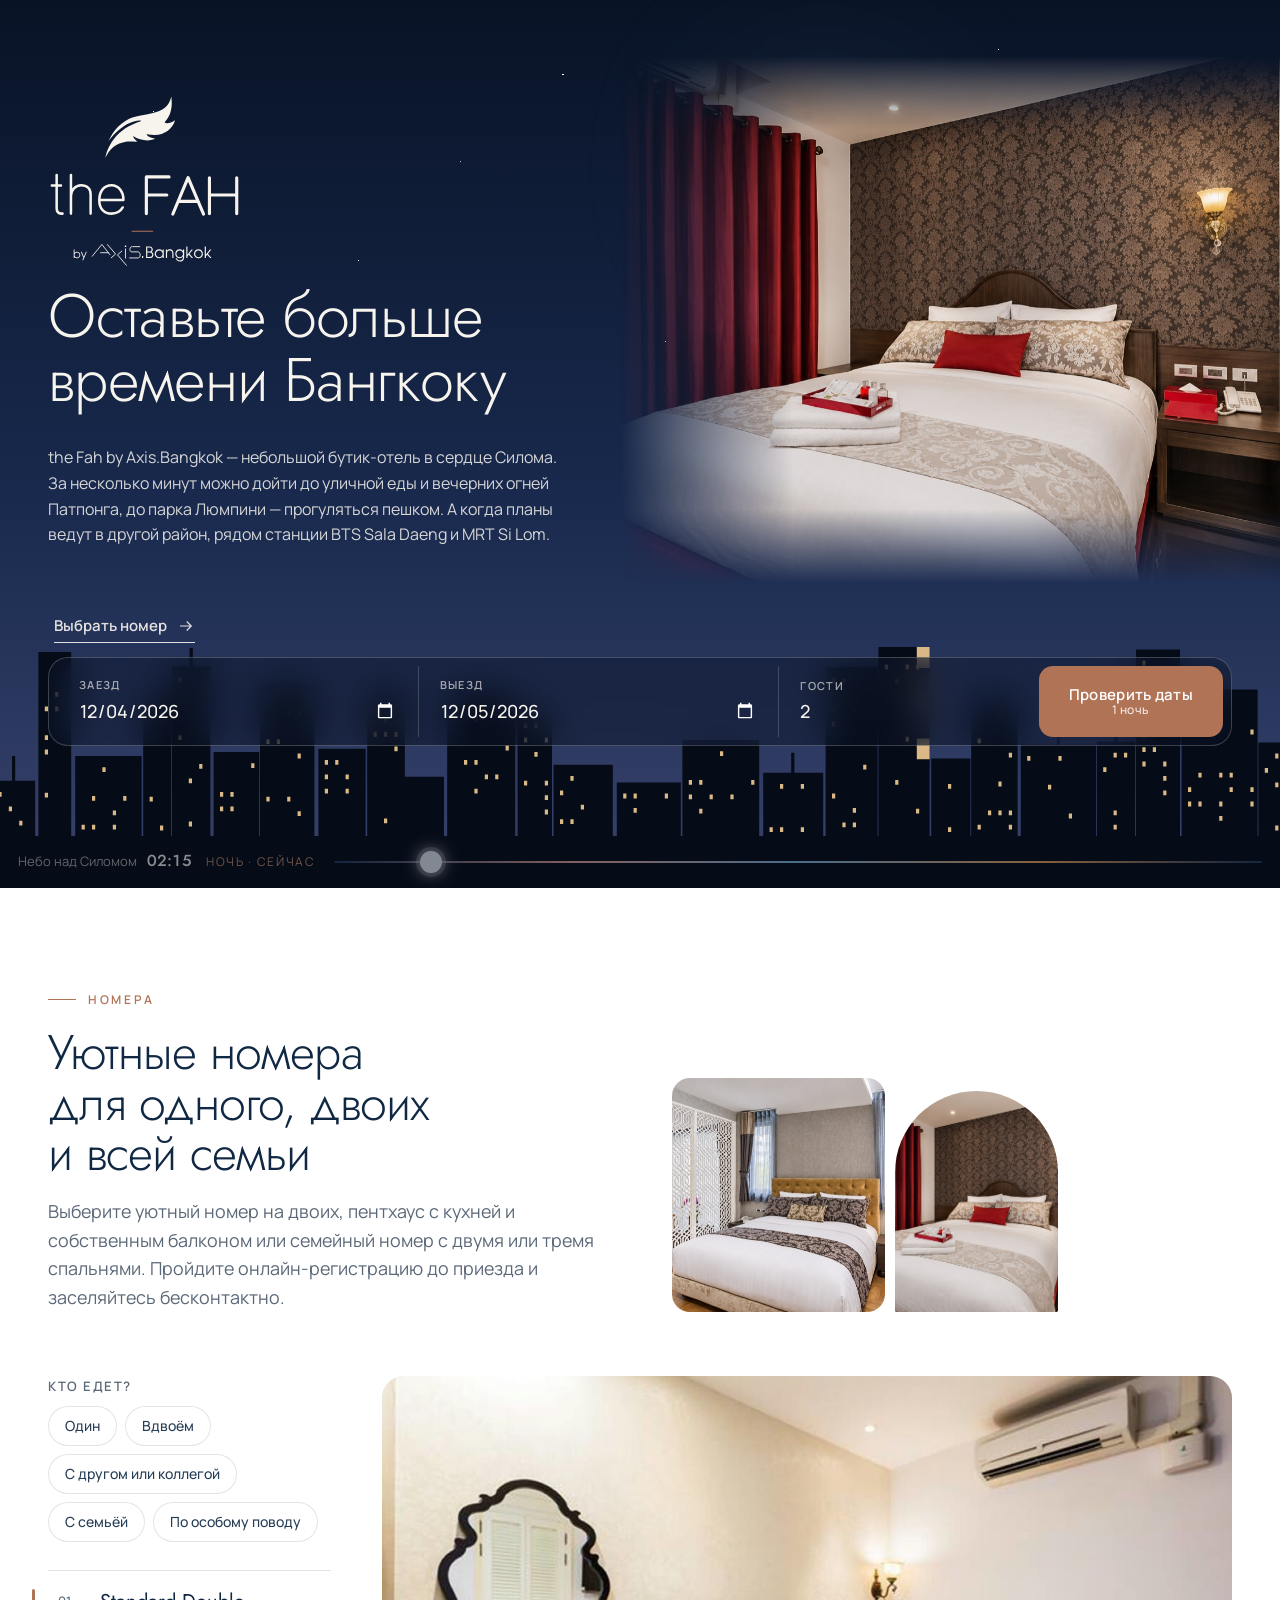
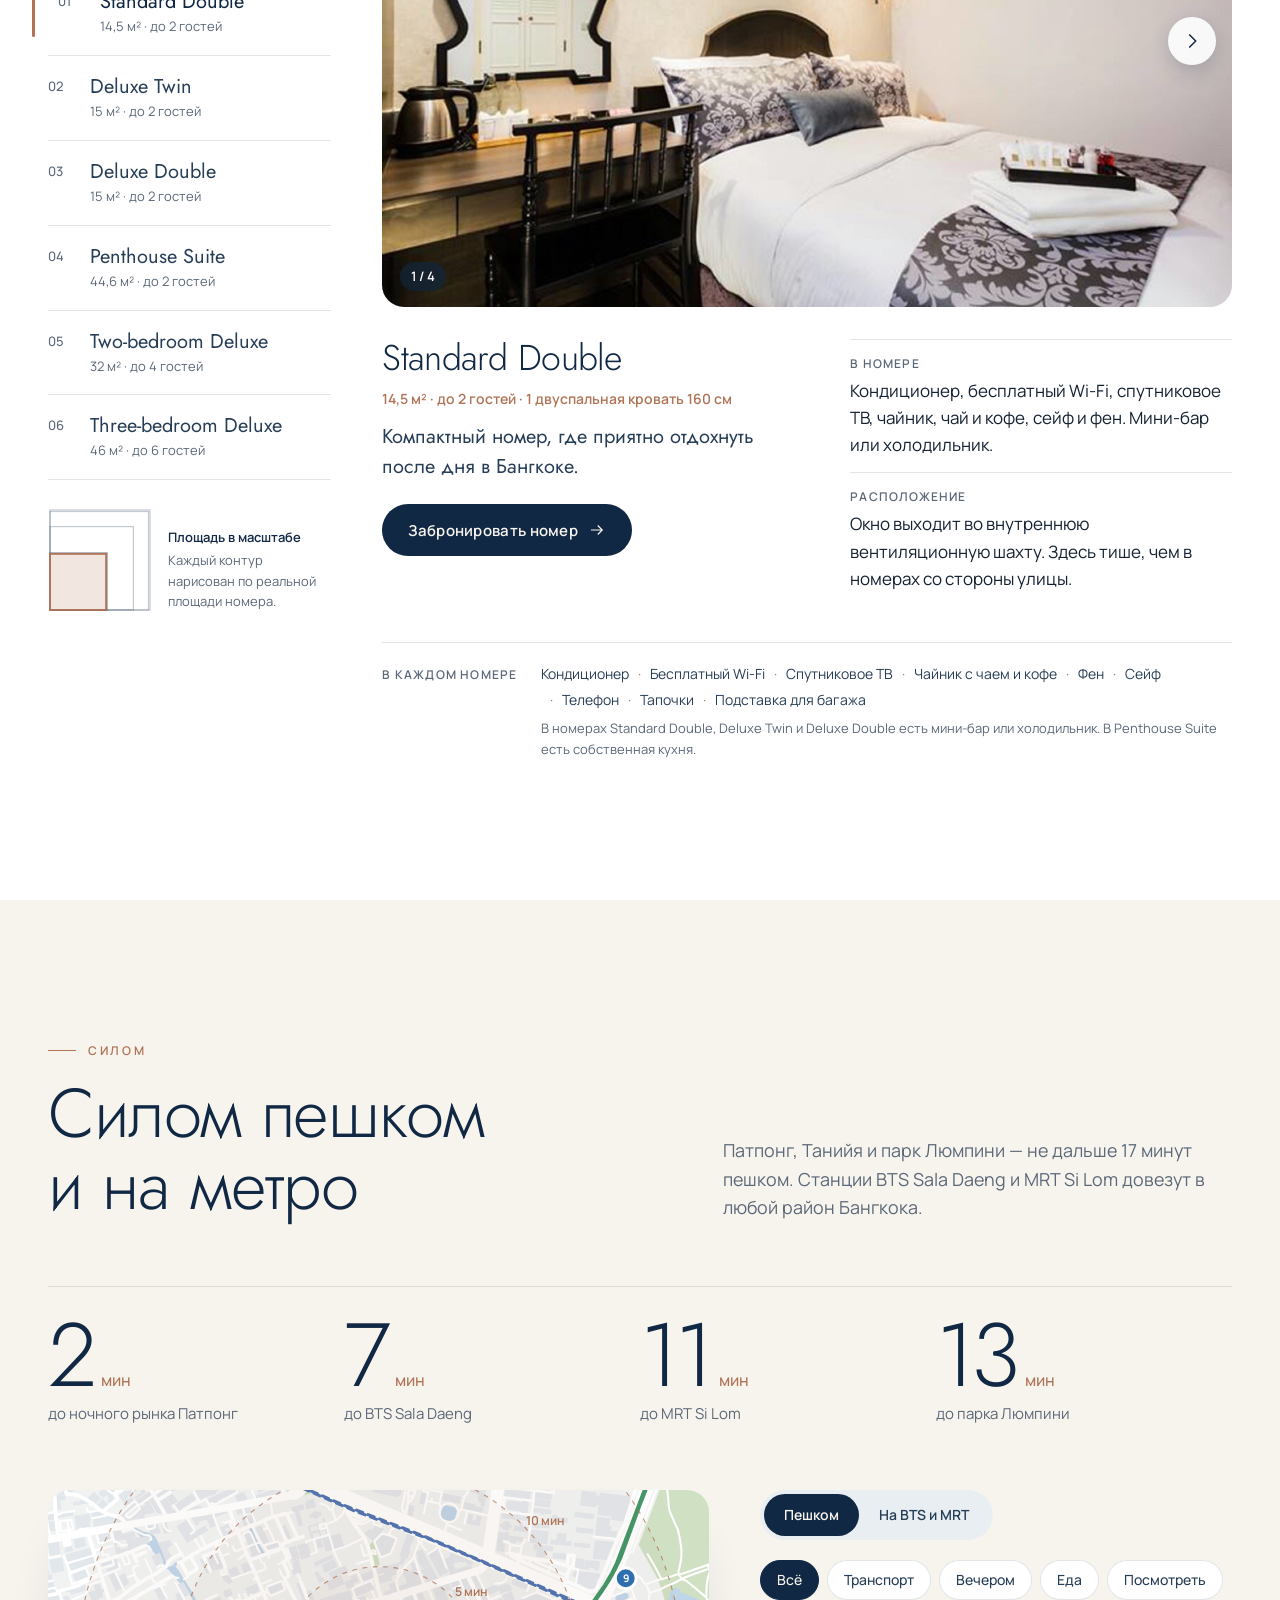
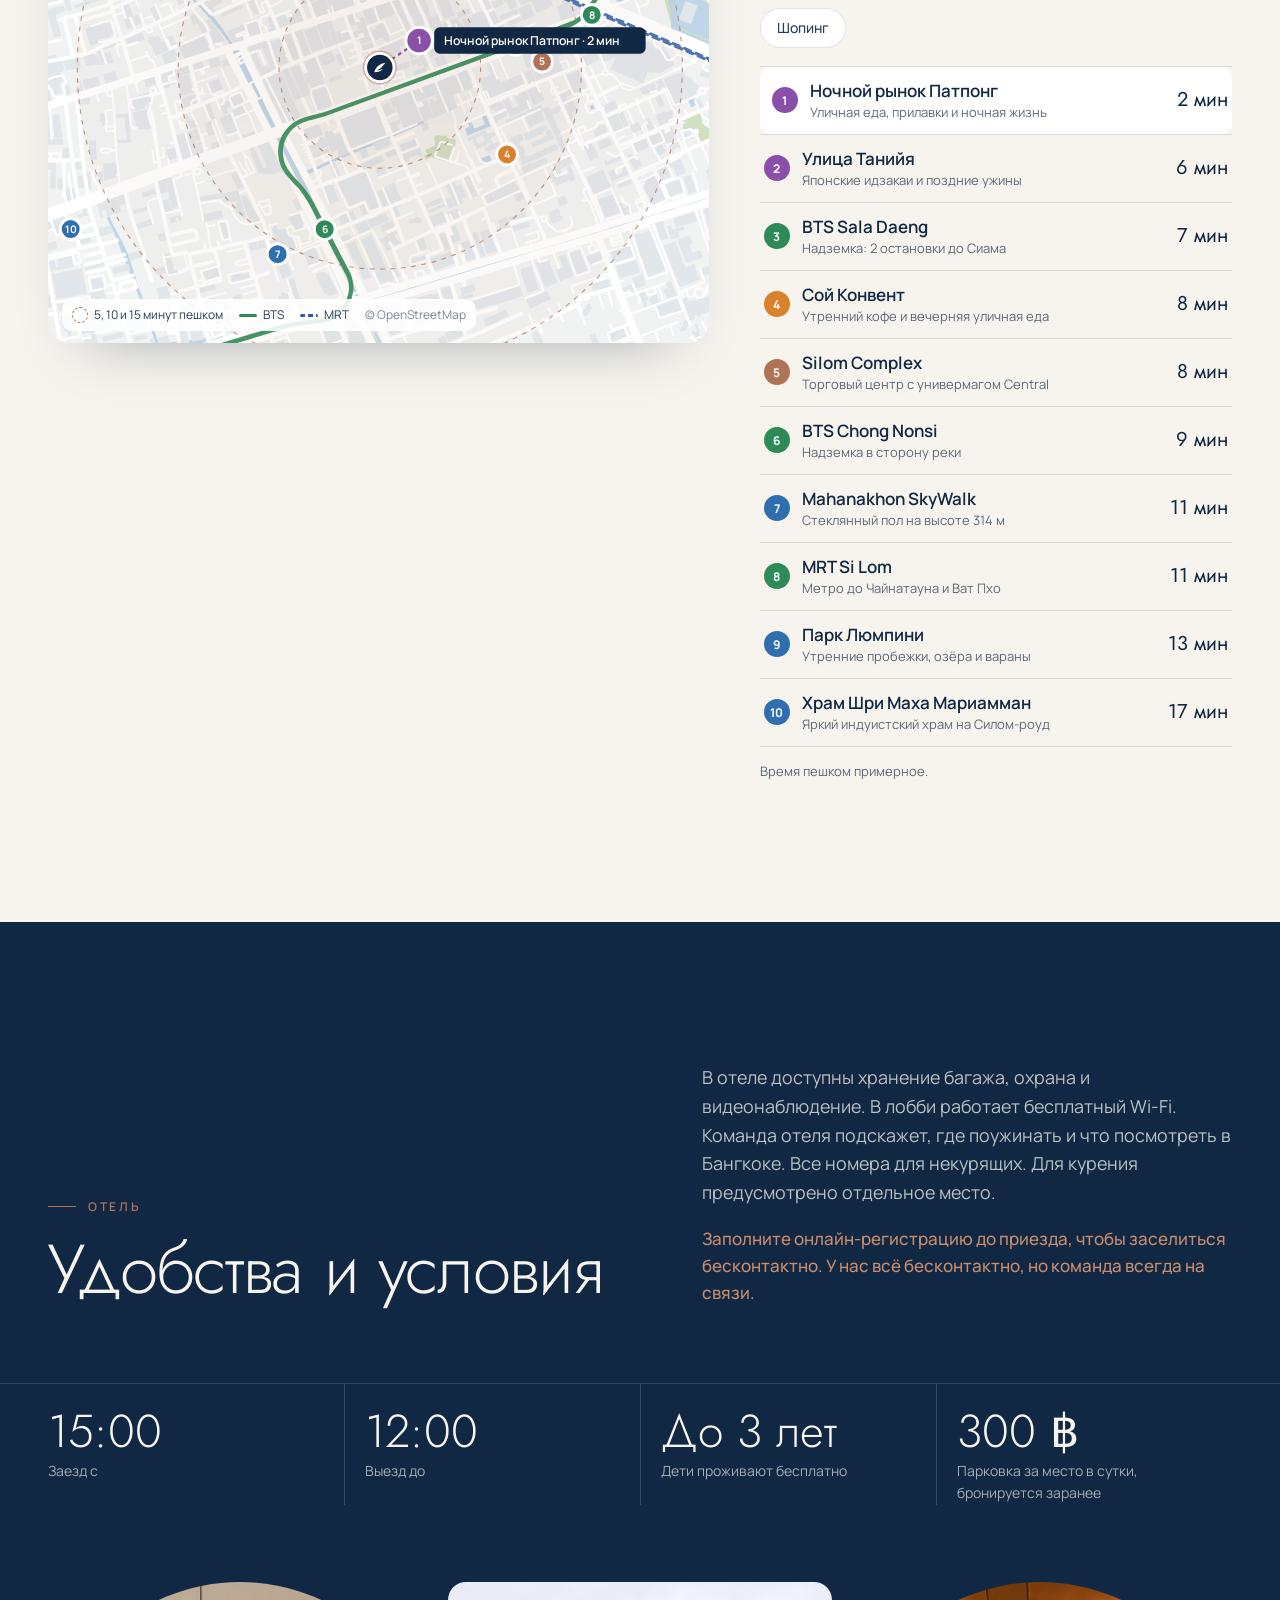
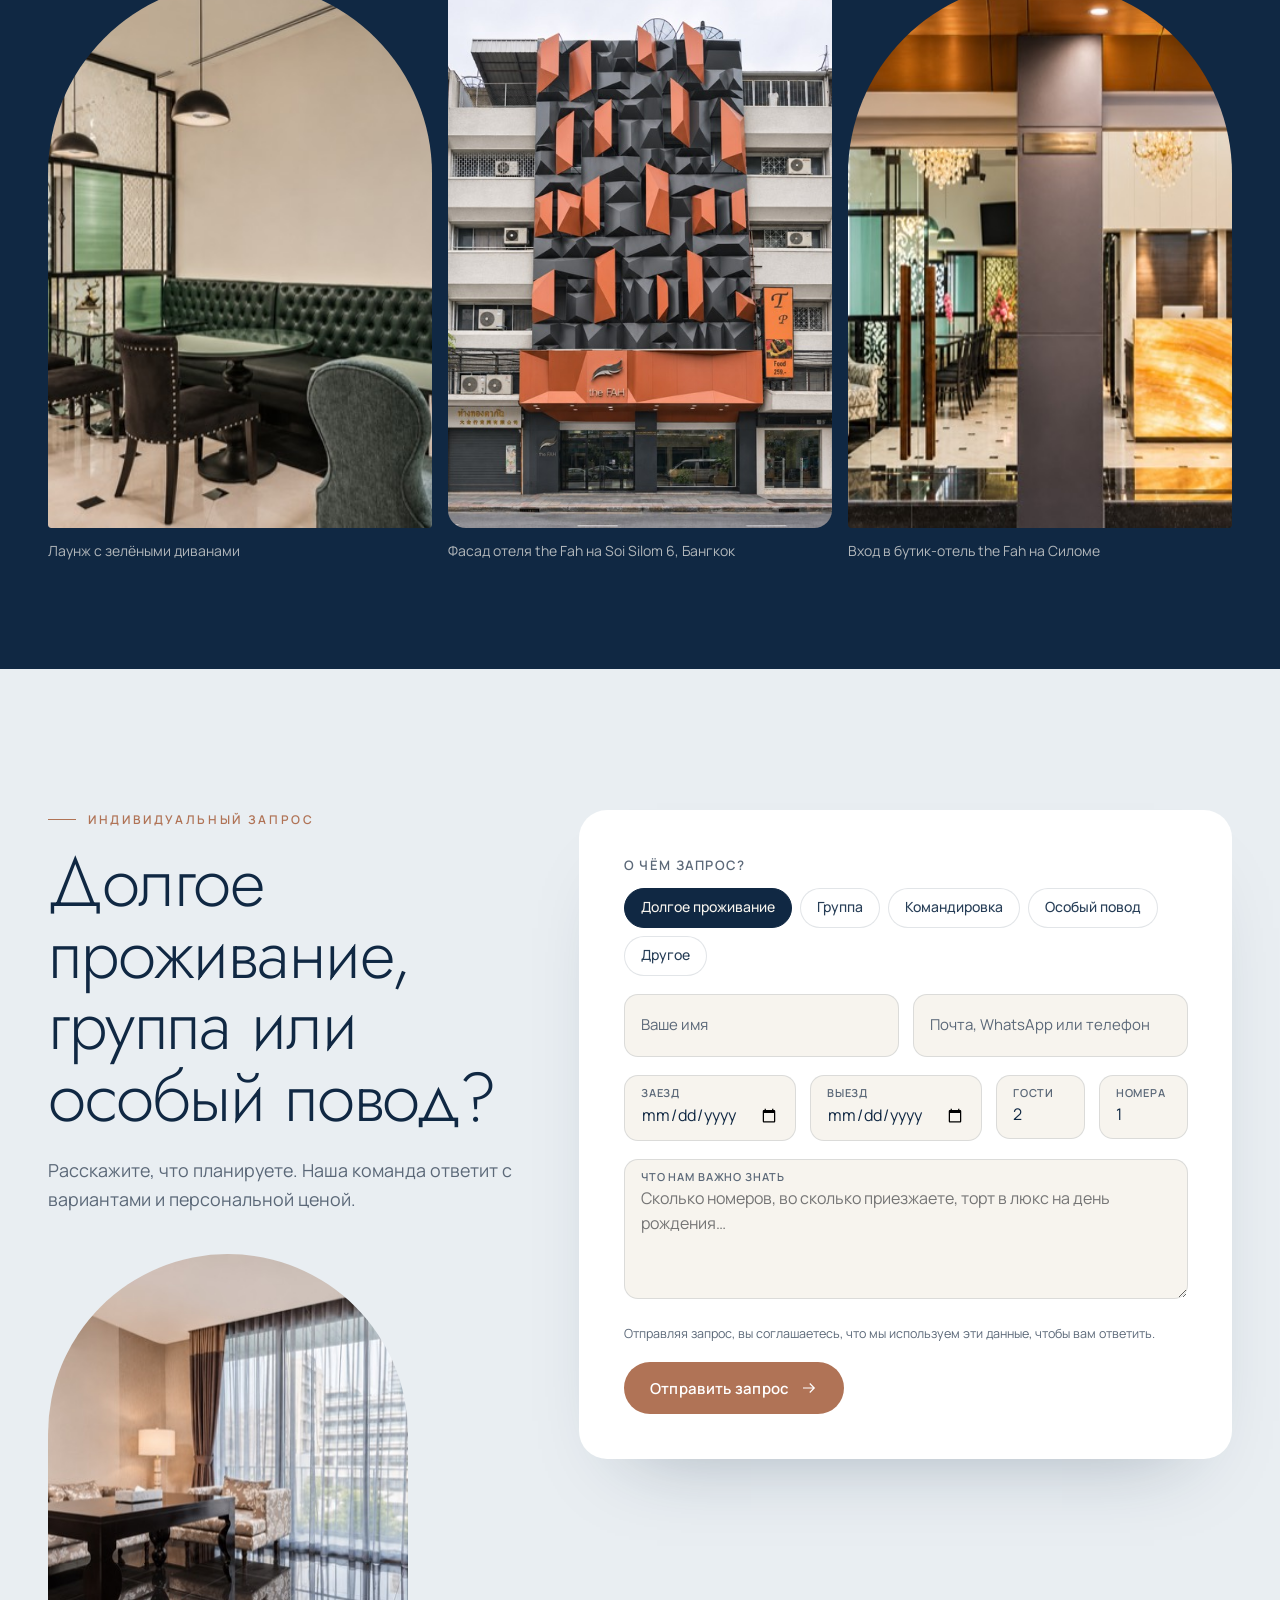
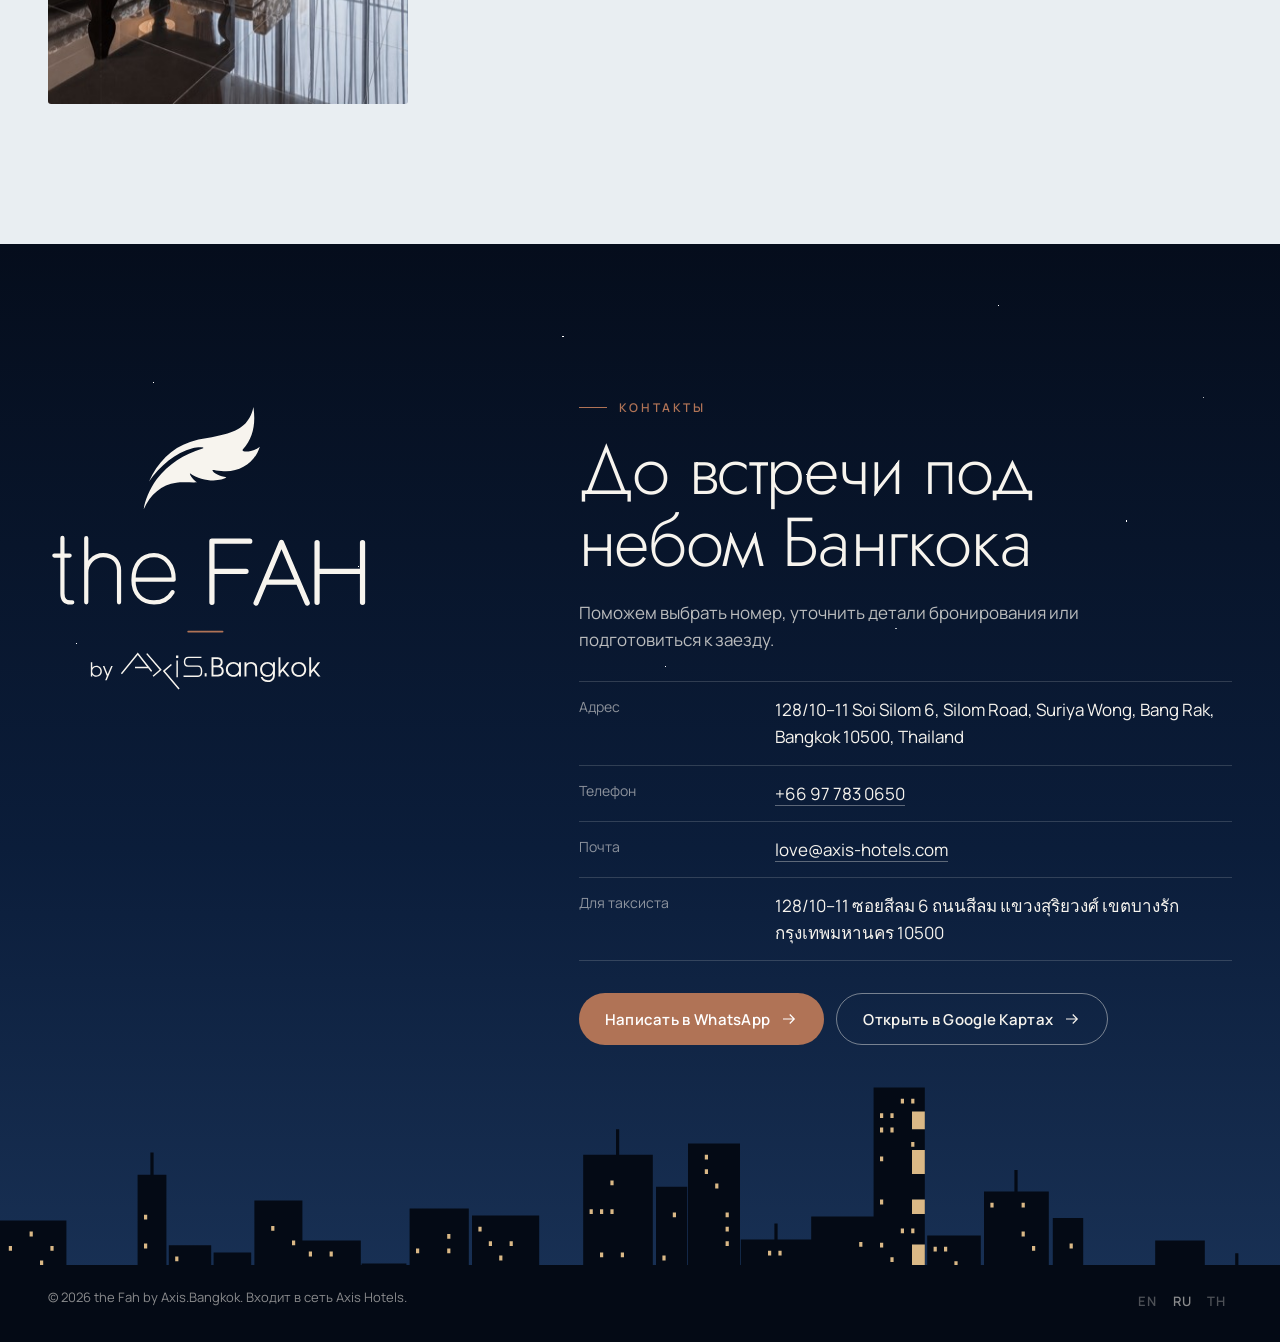
<file: docs/ru/index.html>
<!doctype html>
<html lang="ru">
<head>
<meta charset="utf-8">
<meta name="viewport" content="width=device-width, initial-scale=1">
<title>the Fah by Axis.Bangkok — бутик-отель в Силоме, Бангкок</title>
<meta name="description" content="Бутик-отель в Силоме, Бангкок: рядом BTS Sala Daeng, MRT Si Lom и Патпонг. Номера на двоих, пентхаус с балконом и семейные номера. Бронируйте напрямую.">
<meta name="robots" content="noindex">
<link rel="alternate" hreflang="en" href="../en/"><link rel="alternate" hreflang="ru" href="../ru/"><link rel="alternate" hreflang="th" href="../th/">
<link rel="icon" href="../logo.svg">
<script type="application/ld+json">{"@context": "https://schema.org", "@type": "Hotel", "@id": "https://axis-hotels.com/en/fah#hotel", "name": "the Fah by Axis.Bangkok", "url": "https://axis-hotels.com/ru/fah", "description": "Бутик-отель в Силоме, Бангкок: рядом BTS Sala Daeng, MRT Si Lom и Патпонг. Номера на двоих, пентхаус с балконом и семейные номера. Бронируйте напрямую.", "inLanguage": "ru", "brand": {"@type": "Brand", "name": "Axis Hotels", "url": "https://axis-hotels.com"}, "address": {"@type": "PostalAddress", "streetAddress": "128/10–11 Soi Silom 6, Silom Road, Suriya Wong", "addressLocality": "Bang Rak, Bangkok", "postalCode": "10500", "addressCountry": "TH"}, "geo": {"@type": "GeoCoordinates", "latitude": 13.7279866, "longitude": 100.5307883}, "hasMap": "https://www.google.com/maps/search/?api=1&query=The+FAH+Silom%2C+128%2F10-11+Soi+Silom+6%2C+Bang+Rak%2C+Bangkok+10500", "checkinTime": "15:00", "checkoutTime": "12:00", "smokingAllowed": false, "amenityFeature": [{"@type": "LocationFeatureSpecification", "name": "Free Wi-Fi in the lobby", "value": true}, {"@type": "LocationFeatureSpecification", "name": "Luggage storage", "value": true}, {"@type": "LocationFeatureSpecification", "name": "Security staff", "value": true}, {"@type": "LocationFeatureSpecification", "name": "CCTV", "value": true}, {"@type": "LocationFeatureSpecification", "name": "Parking (THB 300 per day, reservation required)", "value": true}, {"@type": "LocationFeatureSpecification", "name": "Smoke-free rooms", "value": true}, {"@type": "LocationFeatureSpecification", "name": "Designated smoking area", "value": true}, {"@type": "LocationFeatureSpecification", "name": "Contactless check-in", "value": true}, {"@type": "LocationFeatureSpecification", "name": "Online pre-registration", "value": true}], "containsPlace": [{"@type": "HotelRoom", "name": "Standard Double", "description": "Компактный номер, где приятно отдохнуть после дня в Бангкоке.", "floorSize": {"@type": "QuantitativeValue", "value": 14.5, "unitCode": "MTK"}, "occupancy": {"@type": "QuantitativeValue", "maxValue": 2}, "bed": [{"@type": "BedDetails", "numberOfBeds": 1, "typeOfBed": "Double bed, 160 cm"}], "amenityFeature": [{"@type": "LocationFeatureSpecification", "name": "Air conditioning", "value": true}, {"@type": "LocationFeatureSpecification", "name": "Free Wi-Fi", "value": true}, {"@type": "LocationFeatureSpecification", "name": "Satellite TV", "value": true}, {"@type": "LocationFeatureSpecification", "name": "Kettle with tea and coffee", "value": true}, {"@type": "LocationFeatureSpecification", "name": "Hairdryer", "value": true}, {"@type": "LocationFeatureSpecification", "name": "In-room safe", "value": true}, {"@type": "LocationFeatureSpecification", "name": "Telephone", "value": true}, {"@type": "LocationFeatureSpecification", "name": "Slippers", "value": true}, {"@type": "LocationFeatureSpecification", "name": "Luggage rack", "value": true}, {"@type": "LocationFeatureSpecification", "name": "Minibar or refrigerator", "value": true}], "url": "https://axis-hotels.com/ru/fah#fah-standard-double"}, {"@type": "HotelRoom", "name": "Deluxe Twin", "description": "Уютный номер с двумя раздельными кроватями.", "floorSize": {"@type": "QuantitativeValue", "value": 15, "unitCode": "MTK"}, "occupancy": {"@type": "QuantitativeValue", "maxValue": 2}, "bed": [{"@type": "BedDetails", "numberOfBeds": 2, "typeOfBed": "Single bed, 110 cm"}], "amenityFeature": [{"@type": "LocationFeatureSpecification", "name": "Air conditioning", "value": true}, {"@type": "LocationFeatureSpecification", "name": "Free Wi-Fi", "value": true}, {"@type": "LocationFeatureSpecification", "name": "Satellite TV", "value": true}, {"@type": "LocationFeatureSpecification", "name": "Kettle with tea and coffee", "value": true}, {"@type": "LocationFeatureSpecification", "name": "Hairdryer", "value": true}, {"@type": "LocationFeatureSpecification", "name": "In-room safe", "value": true}, {"@type": "LocationFeatureSpecification", "name": "Telephone", "value": true}, {"@type": "LocationFeatureSpecification", "name": "Slippers", "value": true}, {"@type": "LocationFeatureSpecification", "name": "Luggage rack", "value": true}, {"@type": "LocationFeatureSpecification", "name": "Minibar or refrigerator", "value": true}], "url": "https://axis-hotels.com/ru/fah#fah-deluxe-twin"}, {"@type": "HotelRoom", "name": "Deluxe Double", "description": "Широкая двуспальная кровать и уютная обстановка для комфортной поездки вдвоём.", "floorSize": {"@type": "QuantitativeValue", "value": 15, "unitCode": "MTK"}, "occupancy": {"@type": "QuantitativeValue", "maxValue": 2}, "bed": [{"@type": "BedDetails", "numberOfBeds": 1, "typeOfBed": "Double bed, 190 cm"}], "amenityFeature": [{"@type": "LocationFeatureSpecification", "name": "Air conditioning", "value": true}, {"@type": "LocationFeatureSpecification", "name": "Free Wi-Fi", "value": true}, {"@type": "LocationFeatureSpecification", "name": "Satellite TV", "value": true}, {"@type": "LocationFeatureSpecification", "name": "Kettle with tea and coffee", "value": true}, {"@type": "LocationFeatureSpecification", "name": "Hairdryer", "value": true}, {"@type": "LocationFeatureSpecification", "name": "In-room safe", "value": true}, {"@type": "LocationFeatureSpecification", "name": "Telephone", "value": true}, {"@type": "LocationFeatureSpecification", "name": "Slippers", "value": true}, {"@type": "LocationFeatureSpecification", "name": "Luggage rack", "value": true}, {"@type": "LocationFeatureSpecification", "name": "Minibar or refrigerator", "value": true}], "url": "https://axis-hotels.com/ru/fah#fah-deluxe-double"}, {"@type": "HotelRoom", "name": "Penthouse Suite", "description": "Пентхаус для неспешных завтраков на своей кухне и отдыха на собственном балконе. Внутри есть диван, ванна и душ.", "floorSize": {"@type": "QuantitativeValue", "value": 44.6, "unitCode": "MTK"}, "occupancy": {"@type": "QuantitativeValue", "maxValue": 2}, "bed": [{"@type": "BedDetails", "numberOfBeds": 1, "typeOfBed": "Double bed"}], "amenityFeature": [{"@type": "LocationFeatureSpecification", "name": "Air conditioning", "value": true}, {"@type": "LocationFeatureSpecification", "name": "Free Wi-Fi", "value": true}, {"@type": "LocationFeatureSpecification", "name": "Satellite TV", "value": true}, {"@type": "LocationFeatureSpecification", "name": "Kettle with tea and coffee", "value": true}, {"@type": "LocationFeatureSpecification", "name": "Hairdryer", "value": true}, {"@type": "LocationFeatureSpecification", "name": "In-room safe", "value": true}, {"@type": "LocationFeatureSpecification", "name": "Telephone", "value": true}, {"@type": "LocationFeatureSpecification", "name": "Slippers", "value": true}, {"@type": "LocationFeatureSpecification", "name": "Luggage rack", "value": true}, {"@type": "LocationFeatureSpecification", "name": "Kitchen", "value": true}, {"@type": "LocationFeatureSpecification", "name": "Private balcony", "value": true}, {"@type": "LocationFeatureSpecification", "name": "Bathtub", "value": true}, {"@type": "LocationFeatureSpecification", "name": "Sofa", "value": true}], "url": "https://axis-hotels.com/ru/fah#fah-penthouse-suite"}, {"@type": "HotelRoom", "name": "Two-bedroom Deluxe", "description": "Семейный номер с двумя спальнями, где удобно отдыхать вместе и у каждого есть личное пространство. Две двуспальные кровати или одна двуспальная и две односпальные. В номерах 204–205 две двуспальные кровати по 190 см.", "floorSize": {"@type": "QuantitativeValue", "value": 32, "unitCode": "MTK"}, "occupancy": {"@type": "QuantitativeValue", "maxValue": 4}, "bed": [{"@type": "BedDetails", "numberOfBeds": 2, "typeOfBed": "Double bed"}], "amenityFeature": [{"@type": "LocationFeatureSpecification", "name": "Air conditioning", "value": true}, {"@type": "LocationFeatureSpecification", "name": "Free Wi-Fi", "value": true}, {"@type": "LocationFeatureSpecification", "name": "Satellite TV", "value": true}, {"@type": "LocationFeatureSpecification", "name": "Kettle with tea and coffee", "value": true}, {"@type": "LocationFeatureSpecification", "name": "Hairdryer", "value": true}, {"@type": "LocationFeatureSpecification", "name": "In-room safe", "value": true}, {"@type": "LocationFeatureSpecification", "name": "Telephone", "value": true}, {"@type": "LocationFeatureSpecification", "name": "Slippers", "value": true}, {"@type": "LocationFeatureSpecification", "name": "Luggage rack", "value": true}, {"@type": "LocationFeatureSpecification", "name": "Minibar or refrigerator", "value": true}, {"@type": "LocationFeatureSpecification", "name": "Two bedrooms", "value": true}], "url": "https://axis-hotels.com/ru/fah#fah-two-bedroom-deluxe"}, {"@type": "HotelRoom", "name": "Three-bedroom Deluxe", "description": "Семейный номер с тремя отдельными спальнями. Удобно, когда в Бангкок едет вся семья. Две двуспальные кровати шириной 190 и 160 см в отдельных спальнях. В третьей спальне две односпальные кровати по 110 см.", "floorSize": {"@type": "QuantitativeValue", "value": 46, "unitCode": "MTK"}, "occupancy": {"@type": "QuantitativeValue", "maxValue": 6}, "bed": [{"@type": "BedDetails", "numberOfBeds": 1, "typeOfBed": "Double bed, 190 cm"}, {"@type": "BedDetails", "numberOfBeds": 1, "typeOfBed": "Double bed, 160 cm"}, {"@type": "BedDetails", "numberOfBeds": 2, "typeOfBed": "Single bed, 110 cm"}], "amenityFeature": [{"@type": "LocationFeatureSpecification", "name": "Air conditioning", "value": true}, {"@type": "LocationFeatureSpecification", "name": "Free Wi-Fi", "value": true}, {"@type": "LocationFeatureSpecification", "name": "Satellite TV", "value": true}, {"@type": "LocationFeatureSpecification", "name": "Kettle with tea and coffee", "value": true}, {"@type": "LocationFeatureSpecification", "name": "Hairdryer", "value": true}, {"@type": "LocationFeatureSpecification", "name": "In-room safe", "value": true}, {"@type": "LocationFeatureSpecification", "name": "Telephone", "value": true}, {"@type": "LocationFeatureSpecification", "name": "Slippers", "value": true}, {"@type": "LocationFeatureSpecification", "name": "Luggage rack", "value": true}, {"@type": "LocationFeatureSpecification", "name": "Minibar or refrigerator", "value": true}, {"@type": "LocationFeatureSpecification", "name": "Three bedrooms", "value": true}], "url": "https://axis-hotels.com/ru/fah#fah-three-bedroom-deluxe"}], "telephone": "+66 97 783 0650", "email": "love@axis-hotels.com", "potentialAction": {"@type": "ReserveAction", "target": "https://axis-hotels.com/ru/bangkok/booking?hotel_id=515836"}}</script>
<style>html,body{margin:0;background:#F7F4EE}</style>
</head>
<body>
<!-- the Fah by Axis.Bangkok · RU · generated by scripts/build.py, do not edit by hand -->
<link rel="preconnect" href="https://fonts.googleapis.com">
<link rel="preconnect" href="https://fonts.gstatic.com" crossorigin>
<link rel="stylesheet" href="https://fonts.googleapis.com/css2?family=Jost:wght@300;400;500&family=Manrope:wght@400;500;600&display=swap">
<link rel="stylesheet" href="../fah.css">
<div class="fah fah--ru" lang="ru" id="fah-top" data-fah='{&quot;booking&quot;: &quot;https://axis-hotels.com/ru/bangkok/booking?hotel_id=515836&quot;, &quot;params&quot;: {&quot;checkin&quot;: &quot;date&quot;, &quot;nights&quot;: &quot;nights&quot;, &quot;guests&quot;: &quot;adults&quot;}, &quot;email&quot;: &quot;love@axis-hotels.com&quot;, &quot;lang&quot;: &quot;ru&quot;, &quot;nights&quot;: [&quot;ночь&quot;, &quot;ночи&quot;, &quot;ночей&quot;], &quot;rq&quot;: {&quot;sending&quot;: &quot;Отправляем…&quot;, &quot;success&quot;: &quot;Спасибо! Запрос получен, скоро ответим.&quot;, &quot;error&quot;: &quot;Что-то пошло не так. Напишите нам напрямую — контакты ниже.&quot;, &quot;required&quot;: &quot;Укажите имя и способ связи.&quot;, &quot;preview&quot;: &quot;Превью: форма ещё не подключена, поэтому запрос никуда не отправлен.&quot;}, &quot;subject&quot;: &quot;the Fah by Axis.Bangkok — Индивидуальный запрос&quot;}' data-phases='{&quot;dawn&quot;: &quot;рассвет&quot;, &quot;day&quot;: &quot;день&quot;, &quot;dusk&quot;: &quot;закат&quot;, &quot;night&quot;: &quot;ночь&quot;, &quot;now&quot;: &quot;сейчас&quot;}'>
<main>

<section class="fah-hero" data-phase="night">
  <div class="fah-sky" aria-hidden="true"><div class="fah-stars"></div><div class="fah-sun"></div></div>
  <svg class="fah-city fah-city--hero" viewBox="0 0 1600 340" preserveAspectRatio="xMidYMax slice" aria-hidden="true"><path class="fah-city__b" d="M-10 340V271h54V340zM15 271v-31h4V271zM48 340V110h41V340zM94 340V240h83V340zM179 340V169h35V340zM194 169v-15h4V169zM215 340V128h48V340zM237 128v-23h4V128zM267 340V235h57V340zM325 340V151h68V340zM398 340V231h59V340zM459 340V160h47V340zM506 340V266h49V340zM559 340V159h85V340zM647 340V185h43V340zM692 340V251h74V340zM771 340V273h80V340zM853 340V220h96V340zM954 340V261h75V340zM989 261v-25h4V261zM1032 340V129h65V340zM1098 340V22h64V340zM1164 340V243h49V340zM1214 340V168h58V340zM1276 340V226h94V340zM1321 226v-33h4V226zM1371 340V222h48V340zM1393 222v-33h4V222zM1420 340V107h55V340zM1477 340V157h95V340zM1573 340V223h66V340z"/><path class="fah-city__w fah-city__w--s" d="M-2 285h4v6h-4zM11 303h4v6h-4zM24 321h4v6h-4zM56 214h4v6h-4zM56 232h4v6h-4zM56 286h4v6h-4zM69 160h4v6h-4zM69 178h4v6h-4zM102 326h4v6h-4zM115 290h4v6h-4zM128 254h4v6h-4zM141 308h4v6h-4zM141 326h4v6h-4zM154 290h4v6h-4zM187 291h4v6h-4zM200 183h4v6h-4zM200 327h4v6h-4zM223 214h4v6h-4zM236 268h4v6h-4zM236 322h4v6h-4zM249 160h4v6h-4zM249 250h4v6h-4zM275 285h4v6h-4zM275 303h4v6h-4zM288 285h4v6h-4zM314 249h4v6h-4zM333 219h4v6h-4zM333 291h4v6h-4zM346 219h4v6h-4zM359 165h4v6h-4zM359 183h4v6h-4zM372 183h4v6h-4zM372 237h4v6h-4zM372 309h4v6h-4zM406 245h4v6h-4zM406 263h4v6h-4zM406 281h4v6h-4zM419 245h4v6h-4zM432 263h4v6h-4zM467 210h4v6h-4zM480 192h4v6h-4zM480 210h4v6h-4zM480 318h4v6h-4zM493 174h4v6h-4zM493 210h4v6h-4zM493 228h4v6h-4zM580 245h4v6h-4zM593 191h4v6h-4zM593 245h4v6h-4zM593 281h4v6h-4zM606 263h4v6h-4zM619 263h4v6h-4zM632 173h4v6h-4zM632 227h4v6h-4zM655 199h4v6h-4zM655 217h4v6h-4zM655 271h4v6h-4zM668 199h4v6h-4zM668 235h4v6h-4zM681 217h4v6h-4zM681 271h4v6h-4zM681 289h4v6h-4zM681 307h4v6h-4zM700 283h4v6h-4zM713 319h4v6h-4zM726 301h4v6h-4zM792 287h4v6h-4zM792 305h4v6h-4zM831 287h4v6h-4zM861 288h4v6h-4zM874 270h4v6h-4zM874 306h4v6h-4zM887 288h4v6h-4zM900 234h4v6h-4zM913 288h4v6h-4zM962 329h4v6h-4zM1001 275h4v6h-4zM1001 329h4v6h-4zM1040 179h4v6h-4zM1040 197h4v6h-4zM1053 143h4v6h-4zM1053 323h4v6h-4zM1066 179h4v6h-4zM1066 305h4v6h-4zM1066 323h4v6h-4zM1079 251h4v6h-4zM1146 52h16v22h-16zM1146 100h16v30h-16zM1146 162h16v18h-16zM1146 218h16v26h-16zM1106 54h4v6h-4zM1106 162h4v6h-4zM1119 90h4v6h-4zM1119 144h4v6h-4zM1132 54h4v6h-4zM1132 126h4v6h-4zM1132 216h4v6h-4zM1145 90h4v6h-4zM1145 126h4v6h-4zM1145 306h4v6h-4zM1185 275h4v6h-4zM1185 329h4v6h-4zM1222 326h4v6h-4zM1235 308h4v6h-4zM1248 182h4v6h-4zM1248 272h4v6h-4zM1261 236h4v6h-4zM1261 308h4v6h-4zM1261 326h4v6h-4zM1323 240h4v6h-4zM1379 254h4v6h-4zM1392 236h4v6h-4zM1392 308h4v6h-4zM1392 326h4v6h-4zM1405 236h4v6h-4zM1428 211h4v6h-4zM1428 229h4v6h-4zM1428 247h4v6h-4zM1441 193h4v6h-4zM1441 229h4v6h-4zM1454 247h4v6h-4zM1454 265h4v6h-4zM1454 283h4v6h-4zM1485 297h4v6h-4zM1498 261h4v6h-4zM1511 189h4v6h-4zM1524 171h4v6h-4zM1524 261h4v6h-4zM1524 297h4v6h-4zM1524 315h4v6h-4zM1537 261h4v6h-4zM1537 279h4v6h-4zM1563 207h4v6h-4zM1563 279h4v6h-4zM1563 297h4v6h-4zM1581 255h4v6h-4zM1594 273h4v6h-4zM1594 327h4v6h-4zM1607 237h4v6h-4zM1607 273h4v6h-4zM1620 327h4v6h-4z"/><path class="fah-city__w fah-city__w--a" d="M56 178h4v6h-4zM713 265h4v6h-4zM975 329h4v6h-4zM1040 287h4v6h-4zM1119 72h4v6h-4zM1222 218h4v6h-4zM1248 308h4v6h-4zM1485 279h4v6h-4z"/><path class="fah-city__w fah-city__w--b" d="M223 142h4v6h-4zM700 319h4v6h-4zM861 270h4v6h-4zM1106 126h4v6h-4zM1310 276h4v6h-4zM1336 312h4v6h-4zM1594 237h4v6h-4z"/><path class="fah-city__w fah-city__w--c" d="M115 326h4v6h-4zM288 303h4v6h-4zM359 291h4v6h-4zM432 281h4v6h-4zM779 287h4v6h-4zM939 270h4v6h-4zM975 275h4v6h-4zM1040 143h4v6h-4zM1119 270h4v6h-4zM1284 240h4v6h-4zM1428 121h4v6h-4zM1485 207h4v6h-4zM1498 297h4v6h-4zM1620 237h4v6h-4z"/></svg>
  <div class="fah-skybar">
    <div class="fah-wrap fah-dial">
      <div class="fah-dial__row"><span class="fah-dial__label">Небо над Силомом</span><output class="fah-dial__time">--:--</output><span class="fah-dial__phase"></span><button type="button" class="fah-dial__now">сейчас</button></div>
      <input type="range" min="0" max="23.75" step="0.25" value="12" class="fah-dial__range" aria-label="Перетащите солнце по небу">
    </div>
  </div>
  <div class="fah-wrap fah-hero__grid">
    <div class="fah-hero__text">
      <div class="fah-hero__logo"><svg xmlns="http://www.w3.org/2000/svg" viewBox="180 196 366 340" role="img" aria-label="the Fah by Axis.Bangkok" class="fah-logo-full"><symbol id="fah-lf" viewBox="180 196 366 340"><path fill="currentColor" transform="translate(276 200) scale(.25)" d=" M 556 25 C 567 105 554 167 508 219 C 495 233 550 236 585 207 C 563 280 491 328 409 318 C 390 316 378 313 368 313 C 371 330 405 340 432 347 C 410 366 322 371 265 328 C 267 345 287 362 298 370 C 271 371 224 368 203 372 C 136 381 84 425 54 493 C 58 456 81 400 114 355 C 171 283 234 244 323 215 C 339 209 302 207 277 214 C 201 233 128 295 78 366 C 116 280 181 213 266 185 C 316 168 374 165 424 150 C 498 130 539 99 556 25 Z" /><g transform="translate(175 342) scale(.5)" fill="none" stroke="currentColor" stroke-linecap="round" stroke-linejoin="round"> <path stroke-width="9.6" d=" M 43 28 V 155 Q 43 175.5 61 175.5 H 65.5 M 24.5 68.5 H 59.5 M 97.5 28.5 V 175.5 M 97.5 107.5 C 97.5 86 115 67.5 136 67.5 C 158.5 67.5 172.5 81 172.5 102.5 V 175.5 M 206 123.5 H 297.5 C 298 90 277.5 67.5 252.5 67.5 C 223.5 67.5 205.5 89.5 205.5 125 C 205.5 156 224 175.5 252.5 175.5 C 272 175.5 287 166 295 152" /> <path stroke-width="12" d=" M 385 175.5 V 35.5 H 471.5 M 385 104.5 H 463 M 486 177 L 544 38.5 L 603 177 M 507 129 H 581.5 M 625.5 175.5 V 39 M 729.5 175.5 V 39 M 625.5 104.5 H 729.5" /> </g><rect x="339.33" y="462.2" width="41.34" height="2" rx="1" fill="#B07356" /><g fill="currentColor"> <g> <path transform="translate(227.62565 514.5) scale(0.02181501 -0.02181501)" d="M63 0H137V94C183 26 261 -13 351 -13C516 -13 640 110 640 274C640 435 514 560 352 560C260 560 184 522 137 453V739H63ZM350 492C473 492 565 399 565 276C565 150 473 55 349 55C288 55 238 76 195 120C152 164 132 214 132 276C132 398 227 492 350 492Z" /> <path transform="translate(242.50349 514.5) scale(0.02181501 -0.02181501)" d="M132 -192H211L527 547H448L263 111L90 547H9L221 18Z" /> </g> <g transform="translate(225 483) scale(.33333333)"> <path d="M 118.5 83.5 L 173 16.5 L 219 75 M 166 63.8 H 210" fill="none" stroke="currentColor" stroke-width="4.9" stroke-linecap="square" stroke-linejoin="miter" /> <path d="M 205.5 18 L 251.5 71.5 L 227.5 92 M 286.5 55 L 262.5 76 L 313 135.5" fill="none" stroke="currentColor" stroke-width="5.1" stroke-linecap="square" stroke-linejoin="miter" /> <path d="M 304.3 22.7 H 312.1 V 30.8 H 304.3 Z M 305.7 39.8 H 310.6 V 97 H 305.7 Z" /> <path d="M 389 29 H 347.5 C 337 29 333.5 35.5 333.5 45.2 C 333.5 54.3 337.1 59 344.8 59 H 379 C 387.5 59 392 65.4 392 76.5 C 392 87.3 387.8 93.7 380 93.7 H 332.5" fill="none" stroke="currentColor" stroke-width="4.9" stroke-linecap="square" /> </g> <g> <path transform="translate(356.19067 514.5) scale(0.02979537 -0.02979537)" d="M101 0H175V126H101Z" /> <path transform="translate(364.77173 514.5) scale(0.02979537 -0.02979537)" d="M76 0H259C358 0 414 11 461 39C513 71 544 136 544 212C544 303 506 358 420 394C477 426 502 474 502 547C502 611 478 665 436 696C394 726 339 739 249 739H76ZM150 67V354H238C325 354 369 348 400 333C444 311 469 267 469 208C469 157 446 112 411 94C376 75 326 67 251 67ZM150 421V672H239C315 672 356 665 384 646C410 629 427 590 427 546C427 495 407 457 370 440C339 426 307 421 240 421Z" /> <path transform="translate(382.20202 514.5) scale(0.02979537 -0.02979537)" d="M620 547H546V450C491 526 425 560 330 560C166 560 42 436 42 272C42 108 167 -13 336 -13C429 -13 487 17 546 96V0H620ZM332 492C453 492 546 398 546 276C546 151 454 55 336 55C212 55 117 152 117 277C117 396 213 492 332 492Z" /> <path transform="translate(402.88001 514.5) scale(0.02979537 -0.02979537)" d="M63 0H137V301C137 362 145 394 166 425C195 467 246 492 304 492C358 492 407 470 437 433C463 399 473 359 473 287V0H547V287C547 379 534 428 499 475C456 530 390 560 313 560C241 560 183 533 137 476V547H63Z" /> <path transform="translate(421.38293 514.5) scale(0.02979537 -0.02979537)" d="M610 547H536V450C481 526 414 560 321 560C161 560 42 436 42 271C42 111 166 -13 327 -13C426 -13 493 27 536 111V74C536 20 530 -14 514 -48C485 -111 420 -147 335 -147C274 -147 227 -129 188 -92C169 -75 157 -58 134 -17H62C102 -145 199 -215 337 -215C432 -215 512 -179 559 -117C596 -67 610 -9 610 98ZM326 492C444 492 536 399 536 280C536 152 446 55 327 55C207 55 117 150 117 277C117 402 205 492 326 492Z" /> <path transform="translate(441.76296 514.5) scale(0.02979537 -0.02979537)" d="M63 0H137V113L223 219L405 0H497L270 272L483 547H392L137 215V739H63Z" /> <path transform="translate(457.04799 514.5) scale(0.02979537 -0.02979537)" d="M329 560C166 560 42 437 42 277C42 108 165 -13 335 -13C495 -13 613 108 613 272C613 439 494 560 329 560ZM329 492C450 492 538 399 538 271C538 145 452 55 333 55C207 55 117 146 117 275C117 399 208 492 329 492Z" /> <path transform="translate(476.89170 514.5) scale(0.02979537 -0.02979537)" d="M63 0H137V113L223 219L405 0H497L270 272L483 547H392L137 215V739H63Z" /> </g> </g></symbol><use href="#fah-lf" x="180" y="196" width="366" height="340"/></svg></div>
      <h1>Оставьте больше времени Бангкоку</h1>
      <p class="fah-hero__lead">the Fah by Axis.Bangkok — небольшой бутик-отель в сердце Силома. За несколько минут можно дойти до уличной еды и вечерних огней Патпонга, до парка Люмпини — прогуляться пешком. А когда планы ведут в другой район, рядом станции BTS Sala Daeng и MRT Si Lom.</p>
    </div>
    <figure class="fah-hero__photo">
      <button type="button" class="fah-zoom"><img src="../img/king-red-700.jpg" srcset="../img/king-red-700.jpg 700w, ../img/king-red-1400.jpg 1400w" sizes="(min-width: 900px) 58vw, 100vw" alt="Номер Deluxe Double в бутик-отеле the Fah на Силоме, Бангкок" fetchpriority="high" decoding="async" data-full="../img/king-red-1400.jpg"></button>
    </figure>
  </div>
  <div class="fah-wrap fah-hero__bar">
    <a class="fah-hero__more" href="#fah-rooms">Выбрать номер <svg viewBox="0 0 24 24" aria-hidden="true"><path d="M4 12h15M13 6l6 6-6 6" fill="none" stroke="currentColor" stroke-width="1.6"/></svg></a>
    <form class="fah-booking" data-fah-booking novalidate>
      <label><span>Заезд</span><input type="date" name="checkin" required></label>
      <label><span>Выезд</span><input type="date" name="checkout" required></label>
      <label class="fah-booking__guests"><span>Гости</span><select name="guests"><option value="1">1</option><option value="2" selected>2</option><option value="3">3</option><option value="4">4</option><option value="5">5</option><option value="6">6</option></select></label>
      <button type="submit" class="fah-btn fah-btn--copper">Проверить даты<small class="fah-booking__nights" aria-live="polite"></small></button>
    </form>
  </div>
</section>

<section class="fah-section fah-rooms" id="fah-rooms">
  <div class="fah-wrap">
    <div class="fah-rooms__intro">
      <div class="fah-rooms__copy">
        <p class="fah-kicker">Номера</p>
        <h2>Уютные номера для одного, двоих и всей семьи</h2>
        <p class="fah-lead">Выберите уютный номер на двоих, пентхаус с кухней и собственным балконом или семейный номер с двумя или тремя спальнями. Пройдите онлайн-регистрацию до приезда и заселяйтесь бесконтактно.</p>
      </div>
      <ul class="fah-peek"><li><button type="button" class="fah-zoom"><img src="../img/suite-bedroom-700.jpg" srcset="../img/suite-bedroom-700.jpg 700w, ../img/suite-bedroom-1400.jpg 1400w" sizes="(min-width: 900px) 18vw, 32vw" alt="Спальня Penthouse Suite в отеле the Fah, Силом" loading="lazy" decoding="async" data-full="../img/suite-bedroom-1400.jpg"></button></li><li><button type="button" class="fah-zoom"><img src="../img/king-red-700.jpg" srcset="../img/king-red-700.jpg 700w, ../img/king-red-1400.jpg 1400w" sizes="(min-width: 900px) 18vw, 32vw" alt="Номер Deluxe Double в бутик-отеле the Fah на Силоме, Бангкок" loading="lazy" decoding="async" data-full="../img/king-red-1400.jpg"></button></li><li><button type="button" class="fah-zoom"><img src="../img/twin-main-700.jpg" srcset="../img/twin-main-700.jpg 700w, ../img/twin-main-1400.jpg 1400w" sizes="(min-width: 900px) 18vw, 32vw" alt="Deluxe Twin с двумя кроватями" loading="lazy" decoding="async" data-full="../img/twin-main-1400.jpg"></button></li></ul>
    </div>
    <div class="fah-rooms__grid">
      <aside class="fah-rooms__side">
        <div class="fah-who"><p>Кто едет?</p><div class="fah-chips"><button type="button" class="fah-chip" data-fit="solo" aria-pressed="false">Один</button><button type="button" class="fah-chip" data-fit="couple" aria-pressed="false">Вдвоём</button><button type="button" class="fah-chip" data-fit="friends" aria-pressed="false">С другом или коллегой</button><button type="button" class="fah-chip" data-fit="family" aria-pressed="false">С семьёй</button><button type="button" class="fah-chip" data-fit="occasion" aria-pressed="false">По особому поводу</button></div></div>
        <div class="fah-tabs" role="tablist"><button type="button" class="fah-tab is-on" data-room-tab="standard-double" aria-selected="true" role="tab" data-fits="solo"><span class="fah-tab__n">01</span><span class="fah-tab__name">Standard Double</span><span class="fah-tab__meta">14,5 м² · до 2 гостей</span><span class="fah-tab__match">Подходит лучше всего</span></button><button type="button" class="fah-tab" data-room-tab="deluxe-twin" aria-selected="false" role="tab" data-fits="friends"><span class="fah-tab__n">02</span><span class="fah-tab__name">Deluxe Twin</span><span class="fah-tab__meta">15 м² · до 2 гостей</span><span class="fah-tab__match">Подходит лучше всего</span></button><button type="button" class="fah-tab" data-room-tab="deluxe-double" aria-selected="false" role="tab" data-fits="couple"><span class="fah-tab__n">03</span><span class="fah-tab__name">Deluxe Double</span><span class="fah-tab__meta">15 м² · до 2 гостей</span><span class="fah-tab__match">Подходит лучше всего</span></button><button type="button" class="fah-tab" data-room-tab="penthouse-suite" aria-selected="false" role="tab" data-fits="occasion"><span class="fah-tab__n">04</span><span class="fah-tab__name">Penthouse Suite</span><span class="fah-tab__meta">44,6 м² · до 2 гостей</span><span class="fah-tab__match">Подходит лучше всего</span></button><button type="button" class="fah-tab" data-room-tab="two-bedroom-deluxe" aria-selected="false" role="tab" data-fits="family"><span class="fah-tab__n">05</span><span class="fah-tab__name">Two-bedroom Deluxe</span><span class="fah-tab__meta">32 м² · до 4 гостей</span><span class="fah-tab__match">Подходит лучше всего</span></button><button type="button" class="fah-tab" data-room-tab="three-bedroom-deluxe" aria-selected="false" role="tab" data-fits="family"><span class="fah-tab__n">06</span><span class="fah-tab__name">Three-bedroom Deluxe</span><span class="fah-tab__meta">46 м² · до 6 гостей</span><span class="fah-tab__match">Подходит лучше всего</span></button></div>
        <figure class="fah-scale">
          <svg viewBox="0 0 104 104" aria-hidden="true"><rect data-room-ref="three-bedroom-deluxe" x="2" y="2.0" width="100.0" height="100.0"/><rect data-room-ref="penthouse-suite" x="2" y="3.5" width="98.5" height="98.5"/><rect data-room-ref="two-bedroom-deluxe" x="2" y="18.6" width="83.4" height="83.4"/><rect data-room-ref="deluxe-twin" x="2" y="44.9" width="57.1" height="57.1"/><rect data-room-ref="deluxe-double" x="2" y="44.9" width="57.1" height="57.1"/><rect data-room-ref="standard-double" x="2" y="45.9" width="56.1" height="56.1"/></svg>
          <figcaption><b>Площадь в масштабе</b>Каждый контур нарисован по реальной площади номера.</figcaption>
        </figure>
      </aside>
      <div class="fah-rooms__stage">
<article class="fah-room is-on" data-room="standard-double" id="fah-standard-double" role="tabpanel">
  <div class="fah-room__media"><ul class="fah-track"><li><button type="button" class="fah-zoom" aria-label="Открыть фото 1 из 4"><img src="../img/cozy-bed-700.jpg" srcset="../img/cozy-bed-700.jpg 700w, ../img/cozy-bed-1400.jpg 1400w" sizes="(min-width: 900px) 60vw, 100vw" alt="Standard Double с кроватью 160 см" loading="lazy" decoding="async" data-full="../img/cozy-bed-1400.jpg"></button></li><li><button type="button" class="fah-zoom" aria-label="Открыть фото 2 из 4"><img src="../img/cozy-bed-2-700.jpg" srcset="../img/cozy-bed-2-700.jpg 700w, ../img/cozy-bed-2-1400.jpg 1400w" sizes="(min-width: 900px) 60vw, 100vw" alt="Standard Double, другой ракурс" loading="lazy" decoding="async" data-full="../img/cozy-bed-2-1400.jpg"></button></li><li><button type="button" class="fah-zoom" aria-label="Открыть фото 3 из 4"><img src="../img/cozy-window-700.jpg" srcset="../img/cozy-window-700.jpg 700w, ../img/cozy-window-1400.jpg 1400w" sizes="(min-width: 900px) 60vw, 100vw" alt="Шторы и телевизор в Standard Double" loading="lazy" decoding="async" data-full="../img/cozy-window-1400.jpg"></button></li><li><button type="button" class="fah-zoom" aria-label="Открыть фото 4 из 4"><img src="../img/cozy-bathroom-700.jpg" srcset="../img/cozy-bathroom-700.jpg 700w, ../img/cozy-bathroom-1400.jpg 1400w" sizes="(min-width: 900px) 60vw, 100vw" alt="Ванная комната в Standard Double" loading="lazy" decoding="async" data-full="../img/cozy-bathroom-1400.jpg"></button></li></ul><button type="button" class="fah-nav fah-prev" aria-label="Предыдущее фото"><svg viewBox="0 0 24 24" aria-hidden="true"><path d="M15 5l-7 7 7 7" fill="none" stroke="currentColor" stroke-width="1.6"/></svg></button><button type="button" class="fah-nav fah-next" aria-label="Следующее фото"><svg viewBox="0 0 24 24" aria-hidden="true"><path d="M9 5l7 7-7 7" fill="none" stroke="currentColor" stroke-width="1.6"/></svg></button><span class="fah-count">1 / 4</span></div>
  <div class="fah-room__info">
    <div class="fah-room__main">
      <h3>Standard Double</h3>
      <p class="fah-room__specs">14,5 м² · до 2 гостей · 1 двуспальная кровать 160 см</p>
      <p class="fah-room__text">Компактный номер, где приятно отдохнуть после дня в Бангкоке.</p>
      <a class="fah-btn fah-btn--navy" href="https://axis-hotels.com/ru/bangkok/booking?hotel_id=515836&amp;room-type=5084381" data-fah-book>Забронировать номер <svg viewBox="0 0 24 24" aria-hidden="true"><path d="M4 12h15M13 6l6 6-6 6" fill="none" stroke="currentColor" stroke-width="1.6"/></svg></a>
    </div>
    <dl class="fah-room__dl"><div><dt>В номере</dt><dd>Кондиционер, бесплатный Wi-Fi, спутниковое ТВ, чайник, чай и кофе, сейф и фен. Мини-бар или холодильник.</dd></div><div><dt>Расположение</dt><dd>Окно выходит во внутреннюю вентиляционную шахту. Здесь тише, чем в номерах со стороны улицы.</dd></div></dl>
  </div>
</article>
<article class="fah-room" data-room="deluxe-twin" id="fah-deluxe-twin" role="tabpanel">
  <div class="fah-room__media"><ul class="fah-track"><li><button type="button" class="fah-zoom" aria-label="Открыть фото 1 из 5"><img src="../img/twin-main-700.jpg" srcset="../img/twin-main-700.jpg 700w, ../img/twin-main-1400.jpg 1400w" sizes="(min-width: 900px) 60vw, 100vw" alt="Deluxe Twin с двумя кроватями" loading="lazy" decoding="async" data-full="../img/twin-main-1400.jpg"></button></li><li><button type="button" class="fah-zoom" aria-label="Открыть фото 2 из 5"><img src="../img/twin-beds-700.jpg" srcset="../img/twin-beds-700.jpg 700w, ../img/twin-beds-1400.jpg 1400w" sizes="(min-width: 900px) 60vw, 100vw" alt="Две односпальные кровати по 110 см в Deluxe Twin" loading="lazy" decoding="async" data-full="../img/twin-beds-1400.jpg"></button></li><li><button type="button" class="fah-zoom" aria-label="Открыть фото 3 из 5"><img src="../img/twin-beds-2-700.jpg" srcset="../img/twin-beds-2-700.jpg 700w, ../img/twin-beds-2-1400.jpg 1400w" sizes="(min-width: 900px) 60vw, 100vw" alt="Deluxe Twin, другой ракурс" loading="lazy" decoding="async" data-full="../img/twin-beds-2-1400.jpg"></button></li><li><button type="button" class="fah-zoom" aria-label="Открыть фото 4 из 5"><img src="../img/twin-tv-700.jpg" srcset="../img/twin-tv-700.jpg 700w, ../img/twin-tv-1400.jpg 1400w" sizes="(min-width: 900px) 60vw, 100vw" alt="Телевизор и зеркало в Deluxe Twin" loading="lazy" decoding="async" data-full="../img/twin-tv-1400.jpg"></button></li><li><button type="button" class="fah-zoom" aria-label="Открыть фото 5 из 5"><img src="../img/twin-bathroom-700.jpg" srcset="../img/twin-bathroom-700.jpg 700w, ../img/twin-bathroom-1400.jpg 1400w" sizes="(min-width: 900px) 60vw, 100vw" alt="Ванная комната в Deluxe Twin" loading="lazy" decoding="async" data-full="../img/twin-bathroom-1400.jpg"></button></li></ul><button type="button" class="fah-nav fah-prev" aria-label="Предыдущее фото"><svg viewBox="0 0 24 24" aria-hidden="true"><path d="M15 5l-7 7 7 7" fill="none" stroke="currentColor" stroke-width="1.6"/></svg></button><button type="button" class="fah-nav fah-next" aria-label="Следующее фото"><svg viewBox="0 0 24 24" aria-hidden="true"><path d="M9 5l7 7-7 7" fill="none" stroke="currentColor" stroke-width="1.6"/></svg></button><span class="fah-count">1 / 5</span></div>
  <div class="fah-room__info">
    <div class="fah-room__main">
      <h3>Deluxe Twin</h3>
      <p class="fah-room__specs">15 м² · до 2 гостей · 2 односпальные кровати по 110 см</p>
      <p class="fah-room__text">Уютный номер с двумя раздельными кроватями.</p>
      <a class="fah-btn fah-btn--navy" href="https://axis-hotels.com/ru/bangkok/booking?hotel_id=515836&amp;room-type=5084378" data-fah-book>Забронировать номер <svg viewBox="0 0 24 24" aria-hidden="true"><path d="M4 12h15M13 6l6 6-6 6" fill="none" stroke="currentColor" stroke-width="1.6"/></svg></a>
    </div>
    <dl class="fah-room__dl"><div><dt>В номере</dt><dd>Кондиционер, бесплатный Wi-Fi, спутниковое ТВ, чайник, чай и кофе, сейф и фен. Мини-бар или холодильник.</dd></div><div><dt>Расположение</dt><dd>Номер выходит на улицу со стороны входа. Фасад частично закрывает обзор.</dd></div></dl>
  </div>
</article>
<article class="fah-room" data-room="deluxe-double" id="fah-deluxe-double" role="tabpanel">
  <div class="fah-room__media"><ul class="fah-track"><li><button type="button" class="fah-zoom" aria-label="Открыть фото 1 из 5"><img src="../img/king-red-700.jpg" srcset="../img/king-red-700.jpg 700w, ../img/king-red-1400.jpg 1400w" sizes="(min-width: 900px) 60vw, 100vw" alt="Номер Deluxe Double в бутик-отеле the Fah на Силоме, Бангкок" loading="lazy" decoding="async" data-full="../img/king-red-1400.jpg"></button></li><li><button type="button" class="fah-zoom" aria-label="Открыть фото 2 из 5"><img src="../img/king-charcoal-700.jpg" srcset="../img/king-charcoal-700.jpg 700w, ../img/king-charcoal-1400.jpg 1400w" sizes="(min-width: 900px) 60vw, 100vw" alt="Deluxe Double с графитовыми шторами" loading="lazy" decoding="async" data-full="../img/king-charcoal-1400.jpg"></button></li><li><button type="button" class="fah-zoom" aria-label="Открыть фото 3 из 5"><img src="../img/king-reverse-700.jpg" srcset="../img/king-reverse-700.jpg 700w, ../img/king-reverse-1400.jpg 1400w" sizes="(min-width: 900px) 60vw, 100vw" alt="Deluxe Double, вид на дверь" loading="lazy" decoding="async" data-full="../img/king-reverse-1400.jpg"></button></li><li><button type="button" class="fah-zoom" aria-label="Открыть фото 4 из 5"><img src="../img/king-bed-700.jpg" srcset="../img/king-bed-700.jpg 700w, ../img/king-bed-1400.jpg 1400w" sizes="(min-width: 900px) 60vw, 100vw" alt="Двуспальная кровать 190 см в Deluxe Double" loading="lazy" decoding="async" data-full="../img/king-bed-1400.jpg"></button></li><li><button type="button" class="fah-zoom" aria-label="Открыть фото 5 из 5"><img src="../img/king-bathroom-700.jpg" srcset="../img/king-bathroom-700.jpg 700w, ../img/king-bathroom-1400.jpg 1400w" sizes="(min-width: 900px) 60vw, 100vw" alt="Ванная комната в Deluxe Double" loading="lazy" decoding="async" data-full="../img/king-bathroom-1400.jpg"></button></li></ul><button type="button" class="fah-nav fah-prev" aria-label="Предыдущее фото"><svg viewBox="0 0 24 24" aria-hidden="true"><path d="M15 5l-7 7 7 7" fill="none" stroke="currentColor" stroke-width="1.6"/></svg></button><button type="button" class="fah-nav fah-next" aria-label="Следующее фото"><svg viewBox="0 0 24 24" aria-hidden="true"><path d="M9 5l7 7-7 7" fill="none" stroke="currentColor" stroke-width="1.6"/></svg></button><span class="fah-count">1 / 5</span></div>
  <div class="fah-room__info">
    <div class="fah-room__main">
      <h3>Deluxe Double</h3>
      <p class="fah-room__specs">15 м² · до 2 гостей · 1 двуспальная кровать 190 см</p>
      <p class="fah-room__text">Широкая двуспальная кровать и уютная обстановка для комфортной поездки вдвоём.</p>
      <a class="fah-btn fah-btn--navy" href="https://axis-hotels.com/ru/bangkok/booking?hotel_id=515836&amp;room-type=5084379" data-fah-book>Забронировать номер <svg viewBox="0 0 24 24" aria-hidden="true"><path d="M4 12h15M13 6l6 6-6 6" fill="none" stroke="currentColor" stroke-width="1.6"/></svg></a>
    </div>
    <dl class="fah-room__dl"><div><dt>В номере</dt><dd>Кондиционер, бесплатный Wi-Fi, спутниковое ТВ, чайник, чай и кофе, сейф и фен. Мини-бар или холодильник.</dd></div><div><dt>Расположение</dt><dd>Часть номеров выходит на улицу с ограниченным обзором, остальные — в сторону стройплощадки.</dd></div></dl>
  </div>
</article>
<article class="fah-room" data-room="penthouse-suite" id="fah-penthouse-suite" role="tabpanel">
  <div class="fah-room__media"><ul class="fah-track"><li><button type="button" class="fah-zoom" aria-label="Открыть фото 1 из 5"><img src="../img/suite-bedroom-700.jpg" srcset="../img/suite-bedroom-700.jpg 700w, ../img/suite-bedroom-1400.jpg 1400w" sizes="(min-width: 900px) 60vw, 100vw" alt="Спальня Penthouse Suite в отеле the Fah, Силом" loading="lazy" decoding="async" data-full="../img/suite-bedroom-1400.jpg"></button></li><li><button type="button" class="fah-zoom" aria-label="Открыть фото 2 из 5"><img src="../img/suite-living-700.jpg" srcset="../img/suite-living-700.jpg 700w, ../img/suite-living-1400.jpg 1400w" sizes="(min-width: 900px) 60vw, 100vw" alt="Гостиная Penthouse Suite у большого окна" loading="lazy" decoding="async" data-full="../img/suite-living-1400.jpg"></button></li><li><button type="button" class="fah-zoom" aria-label="Открыть фото 3 из 5"><img src="../img/suite-living-2-700.jpg" srcset="../img/suite-living-2-700.jpg 700w, ../img/suite-living-2-1400.jpg 1400w" sizes="(min-width: 900px) 60vw, 100vw" alt="Диван в Penthouse Suite" loading="lazy" decoding="async" data-full="../img/suite-living-2-1400.jpg"></button></li><li><button type="button" class="fah-zoom" aria-label="Открыть фото 4 из 5"><img src="../img/suite-bathroom-700.jpg" srcset="../img/suite-bathroom-700.jpg 700w, ../img/suite-bathroom-1400.jpg 1400w" sizes="(min-width: 900px) 60vw, 100vw" alt="Ванная комната Penthouse Suite" loading="lazy" decoding="async" data-full="../img/suite-bathroom-1400.jpg"></button></li><li><button type="button" class="fah-zoom" aria-label="Открыть фото 5 из 5"><img src="../img/suite-bath-700.jpg" srcset="../img/suite-bath-700.jpg 700w, ../img/suite-bath-1400.jpg 1400w" sizes="(min-width: 900px) 60vw, 100vw" alt="Ванна и душ в Penthouse Suite" loading="lazy" decoding="async" data-full="../img/suite-bath-1400.jpg"></button></li></ul><button type="button" class="fah-nav fah-prev" aria-label="Предыдущее фото"><svg viewBox="0 0 24 24" aria-hidden="true"><path d="M15 5l-7 7 7 7" fill="none" stroke="currentColor" stroke-width="1.6"/></svg></button><button type="button" class="fah-nav fah-next" aria-label="Следующее фото"><svg viewBox="0 0 24 24" aria-hidden="true"><path d="M9 5l7 7-7 7" fill="none" stroke="currentColor" stroke-width="1.6"/></svg></button><span class="fah-count">1 / 5</span></div>
  <div class="fah-room__info">
    <div class="fah-room__main">
      <h3>Penthouse Suite</h3>
      <p class="fah-room__specs">44,6 м² · до 2 гостей · 1 двуспальная кровать</p>
      <p class="fah-room__text">Пентхаус для неспешных завтраков на своей кухне и отдыха на собственном балконе. Внутри есть диван, ванна и душ.</p>
      <a class="fah-btn fah-btn--navy" href="https://axis-hotels.com/ru/bangkok/booking?hotel_id=515836&amp;room-type=5084380" data-fah-book>Забронировать номер <svg viewBox="0 0 24 24" aria-hidden="true"><path d="M4 12h15M13 6l6 6-6 6" fill="none" stroke="currentColor" stroke-width="1.6"/></svg></a>
    </div>
    <dl class="fah-room__dl"><div><dt>В номере</dt><dd>Кондиционер, бесплатный Wi-Fi, спутниковое ТВ, чайник, чай и кофе, сейф и фен.</dd></div><div><dt>Расположение</dt><dd>С балкона видно город и соседнюю стройплощадку.</dd></div></dl>
  </div>
</article>
<article class="fah-room" data-room="two-bedroom-deluxe" id="fah-two-bedroom-deluxe" role="tabpanel">
  <div class="fah-room__media fah-noimg"><div class="fah-noimg__plan" aria-hidden="true"><i></i><i></i></div><p class="fah-noimg__n">2 спальни · 32 м²</p><p class="fah-noimg__note">Фото этого номера скоро появятся</p></div>
  <div class="fah-room__info">
    <div class="fah-room__main">
      <h3>Two-bedroom Deluxe</h3>
      <p class="fah-room__specs">32 м² · до 4 гостей · 2 спальни</p>
      <p class="fah-room__text">Семейный номер с двумя спальнями, где удобно отдыхать вместе и у каждого есть личное пространство. Две двуспальные кровати или одна двуспальная и две односпальные. В номерах 204–205 две двуспальные кровати по 190 см.</p>
      <a class="fah-btn fah-btn--navy" href="https://axis-hotels.com/ru/bangkok/booking?hotel_id=515836&amp;room-type=5085025" data-fah-book>Забронировать номер <svg viewBox="0 0 24 24" aria-hidden="true"><path d="M4 12h15M13 6l6 6-6 6" fill="none" stroke="currentColor" stroke-width="1.6"/></svg></a>
    </div>
    <dl class="fah-room__dl"><div><dt>В каждой комнате</dt><dd>Кондиционер, бесплатный Wi-Fi, спутниковое ТВ, чайник, чай и кофе, сейф и фен. Мини-бар или холодильник.</dd></div></dl>
  </div>
</article>
<article class="fah-room" data-room="three-bedroom-deluxe" id="fah-three-bedroom-deluxe" role="tabpanel">
  <div class="fah-room__media fah-noimg"><div class="fah-noimg__plan" aria-hidden="true"><i></i><i></i><i></i></div><p class="fah-noimg__n">3 спальни · 46 м²</p><p class="fah-noimg__note">Фото этого номера скоро появятся</p></div>
  <div class="fah-room__info">
    <div class="fah-room__main">
      <h3>Three-bedroom Deluxe</h3>
      <p class="fah-room__specs">46 м² · до 6 гостей · 3 спальни</p>
      <p class="fah-room__text">Семейный номер с тремя отдельными спальнями. Удобно, когда в Бангкок едет вся семья. Две двуспальные кровати шириной 190 и 160 см в отдельных спальнях. В третьей спальне две односпальные кровати по 110 см.</p>
      <a class="fah-btn fah-btn--navy" href="https://axis-hotels.com/ru/bangkok/booking?hotel_id=515836&amp;room-type=5085027" data-fah-book>Забронировать номер <svg viewBox="0 0 24 24" aria-hidden="true"><path d="M4 12h15M13 6l6 6-6 6" fill="none" stroke="currentColor" stroke-width="1.6"/></svg></a>
    </div>
    <dl class="fah-room__dl"><div><dt>В каждой комнате</dt><dd>Кондиционер, бесплатный Wi-Fi, спутниковое ТВ, чайник, чай и кофе, сейф и фен. Мини-бар или холодильник.</dd></div></dl>
  </div>
</article>
        <div class="fah-allrooms"><p class="fah-allrooms__title">В каждом номере</p><ul><li>Кондиционер</li><li>Бесплатный Wi-Fi</li><li>Спутниковое ТВ</li><li>Чайник с чаем и кофе</li><li>Фен</li><li>Сейф</li><li>Телефон</li><li>Тапочки</li><li>Подставка для багажа</li></ul><p class="fah-allrooms__note">В номерах Standard Double, Deluxe Twin и Deluxe Double есть мини-бар или холодильник. В Penthouse Suite есть собственная кухня.</p></div>
      </div>
    </div>
  </div>
</section>

<section class="fah-section fah-area" id="fah-area">
  <div class="fah-wrap">
    <div class="fah-head fah-head--row">
      <div><p class="fah-kicker">Силом</p><h2>Силом пешком и на метро</h2></div>
      <p class="fah-lead">Патпонг, Танийя и парк Люмпини — не дальше 17 минут пешком. Станции BTS Sala Daeng и MRT Si Lom довезут в любой район Бангкока.</p>
    </div>
    <ul class="fah-numbers"><li><strong>2<small>мин</small></strong><span>до ночного рынка Патпонг</span></li><li><strong>7<small>мин</small></strong><span>до BTS Sala Daeng</span></li><li><strong>11<small>мин</small></strong><span>до MRT Si Lom</span></li><li><strong>13<small>мин</small></strong><span>до парка Люмпини</span></li></ul>
    <div class="fah-area__grid">
      <div class="fah-map">
        <img src="../img/silom-map.svg" alt="Карта Силома вокруг отеля the Fah" loading="lazy" width="700" height="480">
        <svg class="fah-map__layer" viewBox="120 160 700 480" aria-hidden="true"><circle class="fah-ring" cx="471.5" cy="348.0" r="106.8"/><text class="fah-ring__t" x="551.1" y="272.5">5 мин</text><circle class="fah-ring" cx="471.5" cy="348.0" r="213.6"/><text class="fah-ring__t" x="626.6" y="197.0">10 мин</text><circle class="fah-ring" cx="471.5" cy="348.0" r="320.5"/><text class="fah-ring__t" x="702.1" y="121.5">15 мин</text><g class="fah-marker fah-cat-night" data-place="patpong" data-cat="night" transform="translate(513.1 319.5)"><line class="fah-marker__path" x1="0" y1="0" x2="-41.6" y2="28.5"/><circle r="11"/><text dy="4">1</text><g class="fah-marker__label" transform="translate(16 -14)"><rect rx="6" height="28" width="224"/><text x="10" y="19">Ночной рынок Патпонг · 2 мин</text></g></g><g class="fah-marker fah-cat-night" data-place="thaniya" data-cat="night" transform="translate(589.0 320.9)"><line class="fah-marker__path" x1="0" y1="0" x2="-117.5" y2="27.1"/><circle r="11"/><text dy="4">2</text><g class="fah-marker__label" transform="translate(16 -14)"><rect rx="6" height="28" width="157"/><text x="10" y="19">Улица Танийя · 6 мин</text></g></g><g class="fah-marker fah-cat-transit" data-place="sala-daeng" data-cat="transit" transform="translate(615.5 324.0)"><line class="fah-marker__path" x1="0" y1="0" x2="-144.0" y2="24.0"/><circle r="11"/><text dy="4">3</text><g class="fah-marker__label" transform="translate(16 -14)"><rect rx="6" height="28" width="174"/><text x="10" y="19">BTS Sala Daeng · 7 мин</text></g></g><g class="fah-marker fah-cat-food" data-place="convent" data-cat="food" transform="translate(606.3 440.1)"><line class="fah-marker__path" x1="0" y1="0" x2="-134.8" y2="-92.1"/><circle r="11"/><text dy="4">4</text><g class="fah-marker__label" transform="translate(16 -14)"><rect rx="6" height="28" width="148"/><text x="10" y="19">Сой Конвент · 8 мин</text></g></g><g class="fah-marker fah-cat-shop" data-place="silom-complex" data-cat="shop" transform="translate(643.4 341.8)"><line class="fah-marker__path" x1="0" y1="0" x2="-171.8" y2="6.3"/><circle r="11"/><text dy="4">5</text><g class="fah-marker__label" transform="translate(16 -14)"><rect rx="6" height="28" width="165"/><text x="10" y="19">Silom Complex · 8 мин</text></g></g><g class="fah-marker fah-cat-transit" data-place="chong-nonsi" data-cat="transit" transform="translate(413.1 519.3)"><line class="fah-marker__path" x1="0" y1="0" x2="58.4" y2="-171.2"/><circle r="11"/><text dy="4">6</text><g class="fah-marker__label" transform="translate(16 -14)"><rect rx="6" height="28" width="182"/><text x="10" y="19">BTS Chong Nonsi · 9 мин</text></g></g><g class="fah-marker fah-cat-sight" data-place="mahanakhon" data-cat="sight" transform="translate(363.2 545.8)"><line class="fah-marker__path" x1="0" y1="0" x2="108.3" y2="-197.7"/><circle r="11"/><text dy="4">7</text><g class="fah-marker__label" transform="translate(16 -14)"><rect rx="6" height="28" width="207"/><text x="10" y="19">Mahanakhon SkyWalk · 11 мин</text></g></g><g class="fah-marker fah-cat-transit" data-place="mrt-silom" data-cat="transit" transform="translate(696.0 292.3)"><line class="fah-marker__path" x1="0" y1="0" x2="-224.5" y2="55.7"/><circle r="11"/><text dy="4">8</text><g class="fah-marker__label" transform="translate(16 -14)"><rect rx="6" height="28" width="140"/><text x="10" y="19">MRT Si Lom · 11 мин</text></g></g><g class="fah-marker fah-cat-sight" data-place="lumphini" data-cat="sight" transform="translate(732.0 253.5)"><line class="fah-marker__path" x1="0" y1="0" x2="-260.5" y2="94.6"/><circle r="11"/><text dy="4">9</text><g class="fah-marker__label" transform="translate(16 -14)"><rect rx="6" height="28" width="157"/><text x="10" y="19">Парк Люмпини · 13 мин</text></g></g><g class="fah-marker fah-cat-sight" data-place="mariamman" data-cat="sight" transform="translate(144.0 519.2)"><line class="fah-marker__path" x1="0" y1="0" x2="327.5" y2="-171.2"/><circle r="11"/><text dy="4">10</text><g class="fah-marker__label" transform="translate(16 -14)"><rect rx="6" height="28" width="249"/><text x="10" y="19">Храм Шри Маха Мариамман · 17 мин</text></g></g><g class="fah-hotelpin" transform="translate(471.5 348.0)"><circle class="fah-hotelpin__pulse" r="18"/><circle r="15"/><path d="M-6 5c2-6 6-9 12-10-3 3-4 6-9 8 3 0 5-1 7-2-3 3-6 4-10 4z" fill="#fff"/></g></svg>
        <p class="fah-map__legend"><span class="fah-map__ring"></span>5, 10 и 15 минут пешком<span class="fah-map__line fah-map__line--bts"></span>BTS<span class="fah-map__line fah-map__line--mrt"></span>MRT<span class="fah-map__osm">© OpenStreetMap</span></p>
      </div>
      <div class="fah-area__panel">
        <div class="fah-seg" role="tablist">
          <button type="button" class="fah-seg__btn is-on" data-mode="walk" role="tab" aria-selected="true">Пешком</button>
          <button type="button" class="fah-seg__btn" data-mode="transit" role="tab" aria-selected="false">На BTS и MRT</button>
        </div>
        <div class="fah-mode is-on" data-mode-panel="walk">
          <div class="fah-chips"><button type="button" class="fah-chip is-on" data-cat="all" aria-pressed="true">Всё</button><button type="button" class="fah-chip" data-cat="transit" aria-pressed="false">Транспорт</button><button type="button" class="fah-chip" data-cat="night" aria-pressed="false">Вечером</button><button type="button" class="fah-chip" data-cat="food" aria-pressed="false">Еда</button><button type="button" class="fah-chip" data-cat="sight" aria-pressed="false">Посмотреть</button><button type="button" class="fah-chip" data-cat="shop" aria-pressed="false">Шопинг</button></div>
          <ol class="fah-places"><li data-place="patpong" data-cat="night"><button type="button"><span class="fah-place__dot fah-cat-night" data-n="1"></span><span class="fah-place__name">Ночной рынок Патпонг<small>Уличная еда, прилавки и ночная жизнь</small></span><span class="fah-place__min">2 мин</span></button></li><li data-place="thaniya" data-cat="night"><button type="button"><span class="fah-place__dot fah-cat-night" data-n="2"></span><span class="fah-place__name">Улица Танийя<small>Японские идзакаи и поздние ужины</small></span><span class="fah-place__min">6 мин</span></button></li><li data-place="sala-daeng" data-cat="transit"><button type="button"><span class="fah-place__dot fah-cat-transit" data-n="3"></span><span class="fah-place__name">BTS Sala Daeng<small>Надземка: 2 остановки до Сиама</small></span><span class="fah-place__min">7 мин</span></button></li><li data-place="convent" data-cat="food"><button type="button"><span class="fah-place__dot fah-cat-food" data-n="4"></span><span class="fah-place__name">Сой Конвент<small>Утренний кофе и вечерняя уличная еда</small></span><span class="fah-place__min">8 мин</span></button></li><li data-place="silom-complex" data-cat="shop"><button type="button"><span class="fah-place__dot fah-cat-shop" data-n="5"></span><span class="fah-place__name">Silom Complex<small>Торговый центр с универмагом Central</small></span><span class="fah-place__min">8 мин</span></button></li><li data-place="chong-nonsi" data-cat="transit"><button type="button"><span class="fah-place__dot fah-cat-transit" data-n="6"></span><span class="fah-place__name">BTS Chong Nonsi<small>Надземка в сторону реки</small></span><span class="fah-place__min">9 мин</span></button></li><li data-place="mahanakhon" data-cat="sight"><button type="button"><span class="fah-place__dot fah-cat-sight" data-n="7"></span><span class="fah-place__name">Mahanakhon SkyWalk<small>Стеклянный пол на высоте 314 м</small></span><span class="fah-place__min">11 мин</span></button></li><li data-place="mrt-silom" data-cat="transit"><button type="button"><span class="fah-place__dot fah-cat-transit" data-n="8"></span><span class="fah-place__name">MRT Si Lom<small>Метро до Чайнатауна и Ват Пхо</small></span><span class="fah-place__min">11 мин</span></button></li><li data-place="lumphini" data-cat="sight"><button type="button"><span class="fah-place__dot fah-cat-sight" data-n="9"></span><span class="fah-place__name">Парк Люмпини<small>Утренние пробежки, озёра и вараны</small></span><span class="fah-place__min">13 мин</span></button></li><li data-place="mariamman" data-cat="sight"><button type="button"><span class="fah-place__dot fah-cat-sight" data-n="10"></span><span class="fah-place__name">Храм Шри Маха Мариамман<small>Яркий индуистский храм на Силом-роуд</small></span><span class="fah-place__min">17 мин</span></button></li></ol>
          <p class="fah-note">Время пешком примерное.</p>
        </div>
        <div class="fah-mode" data-mode-panel="transit">
          <p class="fah-mode__lead">Выберите, куда хотите поехать, — покажем маршрут от дверей отеля.</p>
          <div class="fah-dests"><button type="button" class="fah-dest is-on" data-route-btn="siam" data-walk="sala-daeng" aria-pressed="true"><span>Siam Paragon</span><small>≈ 15 мин</small></button><button type="button" class="fah-dest" data-route-btn="mbk" data-walk="sala-daeng" aria-pressed="false"><span>MBK Center</span><small>≈ 20 мин</small></button><button type="button" class="fah-dest" data-route-btn="centralworld" data-walk="sala-daeng" aria-pressed="false"><span>CentralWorld</span><small>≈ 25 мин</small></button><button type="button" class="fah-dest" data-route-btn="chinatown" data-walk="mrt-silom" aria-pressed="false"><span>Чайнатаун (Яоварат)</span><small>≈ 25 мин</small></button><button type="button" class="fah-dest" data-route-btn="wat-pho" data-walk="mrt-silom" aria-pressed="false"><span>Ват Пхо и Большой дворец</span><small>≈ 30 мин</small></button><button type="button" class="fah-dest" data-route-btn="terminal21" data-walk="mrt-silom" aria-pressed="false"><span>Terminal 21 и Асок</span><small>≈ 25 мин</small></button><button type="button" class="fah-dest" data-route-btn="chatuchak" data-walk="mrt-silom" aria-pressed="false"><span>Рынок выходного дня Чатучак</span><small>≈ 50 мин</small></button><button type="button" class="fah-dest" data-route-btn="iconsiam" data-walk="sala-daeng" aria-pressed="false"><span>ICONSIAM на реке</span><small>≈ 35 мин</small></button><button type="button" class="fah-dest" data-route-btn="airport" data-walk="mrt-silom" aria-pressed="false"><span>Аэропорт Суварнабхуми (BKK)</span><small>≈ 60 мин</small></button></div>
          <div class="fah-routes"><div class="fah-route is-on" data-route="siam"><p class="fah-route__total">≈ 15<small>мин</small></p><p class="fah-route__sub">около 15 мин от двери до двери</p><ol class="fah-steps"><li class="fah-step fah-step--start"><b>От the Fah</b><small>Soi Silom 6</small></li><li class="fah-step fah-step--walk"><span>Пешком до BTS Sala Daeng · 7 мин</span></li><li class="fah-step fah-step--station" style="--c:#00843D"><b>Sala Daeng</b><small>BTS, линия Silom</small></li><li class="fah-step fah-step--ride" style="--c:#00843D"><span class="fah-step__line"><i></i></span><span>2 остановки</span></li><li class="fah-step fah-step--station" style="--c:#00843D"><b>Siam</b></li><li class="fah-step fah-step--end"><b>Siam Paragon</b><small>Siam Paragon, Siam Center и Siam Square соединены со станцией.</small></li></ol></div><div class="fah-route" data-route="mbk"><p class="fah-route__total">≈ 20<small>мин</small></p><p class="fah-route__sub">около 20 мин от двери до двери</p><ol class="fah-steps"><li class="fah-step fah-step--start"><b>От the Fah</b><small>Soi Silom 6</small></li><li class="fah-step fah-step--walk"><span>Пешком до BTS Sala Daeng · 7 мин</span></li><li class="fah-step fah-step--station" style="--c:#00843D"><b>Sala Daeng</b><small>BTS, линия Silom</small></li><li class="fah-step fah-step--ride" style="--c:#00843D"><span class="fah-step__line"><i></i><i></i></span><span>3 остановки</span></li><li class="fah-step fah-step--station" style="--c:#00843D"><b>National Stadium</b></li><li class="fah-step fah-step--end"><b>MBK Center</b><small>Крытый переход ведёт с платформы прямо в торговый центр.</small></li></ol></div><div class="fah-route" data-route="centralworld"><p class="fah-route__total">≈ 25<small>мин</small></p><p class="fah-route__sub">около 25 мин от двери до двери</p><ol class="fah-steps"><li class="fah-step fah-step--start"><b>От the Fah</b><small>Soi Silom 6</small></li><li class="fah-step fah-step--walk"><span>Пешком до BTS Sala Daeng · 7 мин</span></li><li class="fah-step fah-step--station" style="--c:#00843D"><b>Sala Daeng</b><small>BTS, линия Silom</small></li><li class="fah-step fah-step--ride" style="--c:#00843D"><span class="fah-step__line"><i></i></span><span>2 остановки</span></li><li class="fah-step fah-step--station" style="--c:#00843D"><b>Siam</b></li><li class="fah-step fah-step--change"><b>Пересадка</b><small>Siam</small></li><li class="fah-step fah-step--ride" style="--c:#7CC242"><span class="fah-step__line"></span><span>1 остановка · BTS, линия Sukhumvit</span></li><li class="fah-step fah-step--station" style="--c:#7CC242"><b>Chit Lom</b></li><li class="fah-step fah-step--end"><b>CentralWorld</b><small>На Siam пересадка на линию Sukhumvit, ещё одна остановка.</small></li></ol></div><div class="fah-route" data-route="chinatown"><p class="fah-route__total">≈ 25<small>мин</small></p><p class="fah-route__sub">около 25 мин от двери до двери</p><ol class="fah-steps"><li class="fah-step fah-step--start"><b>От the Fah</b><small>Soi Silom 6</small></li><li class="fah-step fah-step--walk"><span>Пешком до MRT Si Lom · 11 мин</span></li><li class="fah-step fah-step--station" style="--c:#1E4FA0"><b>Si Lom</b><small>MRT, синяя линия</small></li><li class="fah-step fah-step--ride" style="--c:#1E4FA0"><span class="fah-step__line"><i></i><i></i></span><span>3 остановки</span></li><li class="fah-step fah-step--station" style="--c:#1E4FA0"><b>Wat Mangkon</b></li><li class="fah-step fah-step--end"><b>Чайнатаун (Яоварат)</b><small>Выходите — и вокруг золотые лавки и уличная еда Яоварата.</small></li></ol></div><div class="fah-route" data-route="wat-pho"><p class="fah-route__total">≈ 30<small>мин</small></p><p class="fah-route__sub">около 30 мин от двери до двери</p><ol class="fah-steps"><li class="fah-step fah-step--start"><b>От the Fah</b><small>Soi Silom 6</small></li><li class="fah-step fah-step--walk"><span>Пешком до MRT Si Lom · 11 мин</span></li><li class="fah-step fah-step--station" style="--c:#1E4FA0"><b>Si Lom</b><small>MRT, синяя линия</small></li><li class="fah-step fah-step--ride" style="--c:#1E4FA0"><span class="fah-step__line"><i></i><i></i><i></i><i></i></span><span>5 остановок</span></li><li class="fah-step fah-step--station" style="--c:#1E4FA0"><b>Sanam Chai</b></li><li class="fah-step fah-step--end"><b>Ват Пхо и Большой дворец</b><small>Ват Пхо — рядом со станцией, до Большого дворца ещё немного пешком.</small></li></ol></div><div class="fah-route" data-route="terminal21"><p class="fah-route__total">≈ 25<small>мин</small></p><p class="fah-route__sub">около 25 мин от двери до двери</p><ol class="fah-steps"><li class="fah-step fah-step--start"><b>От the Fah</b><small>Soi Silom 6</small></li><li class="fah-step fah-step--walk"><span>Пешком до MRT Si Lom · 11 мин</span></li><li class="fah-step fah-step--station" style="--c:#1E4FA0"><b>Si Lom</b><small>MRT, синяя линия</small></li><li class="fah-step fah-step--ride" style="--c:#1E4FA0"><span class="fah-step__line"><i></i><i></i><i></i></span><span>4 остановки</span></li><li class="fah-step fah-step--station" style="--c:#1E4FA0"><b>Sukhumvit</b></li><li class="fah-step fah-step--end"><b>Terminal 21 и Асок</b><small>Станция выходит в Terminal 21 и к BTS Asok.</small></li></ol></div><div class="fah-route" data-route="chatuchak"><p class="fah-route__total">≈ 50<small>мин</small></p><p class="fah-route__sub">около 50 мин от двери до двери</p><ol class="fah-steps"><li class="fah-step fah-step--start"><b>От the Fah</b><small>Soi Silom 6</small></li><li class="fah-step fah-step--walk"><span>Пешком до MRT Si Lom · 11 мин</span></li><li class="fah-step fah-step--station" style="--c:#1E4FA0"><b>Si Lom</b><small>MRT, синяя линия</small></li><li class="fah-step fah-step--ride" style="--c:#1E4FA0"><span class="fah-step__line"><i></i><i></i><i></i><i></i><i></i><i></i><i></i><i></i><i></i><i></i><i></i><i></i></span><span>13 остановок</span></li><li class="fah-step fah-step--station" style="--c:#1E4FA0"><b>Chatuchak Park</b></li><li class="fah-step fah-step--end"><b>Рынок выходного дня Чатучак</b><small>Без пересадок, просто подольше ехать. Рынок работает в выходные.</small></li></ol></div><div class="fah-route" data-route="iconsiam"><p class="fah-route__total">≈ 35<small>мин</small></p><p class="fah-route__sub">около 35 мин от двери до двери</p><ol class="fah-steps"><li class="fah-step fah-step--start"><b>От the Fah</b><small>Soi Silom 6</small></li><li class="fah-step fah-step--walk"><span>Пешком до BTS Sala Daeng · 7 мин</span></li><li class="fah-step fah-step--station" style="--c:#00843D"><b>Sala Daeng</b><small>BTS, линия Silom</small></li><li class="fah-step fah-step--ride" style="--c:#00843D"><span class="fah-step__line"><i></i><i></i><i></i></span><span>4 остановки</span></li><li class="fah-step fah-step--station" style="--c:#00843D"><b>Saphan Taksin</b></li><li class="fah-step fah-step--change"><b>Лодка</b><small>Saphan Taksin → Пирс Sathorn</small></li><li class="fah-step fah-step--ride" style="--c:#E0892B"><span class="fah-step__line"></span><span>Шаттл-лодка ICONSIAM</span></li><li class="fah-step fah-step--station" style="--c:#E0892B"><b>ICONSIAM</b></li><li class="fah-step fah-step--end"><b>ICONSIAM на реке</b><small>От Saphan Taksin спуститесь к пирсу Sathorn — там бесплатная лодка-шаттл.</small></li></ol></div><div class="fah-route" data-route="airport"><p class="fah-route__total">≈ 60<small>мин</small></p><p class="fah-route__sub">около 60 мин от двери до двери</p><ol class="fah-steps"><li class="fah-step fah-step--start"><b>От the Fah</b><small>Soi Silom 6</small></li><li class="fah-step fah-step--walk"><span>Пешком до MRT Si Lom · 11 мин</span></li><li class="fah-step fah-step--station" style="--c:#1E4FA0"><b>Si Lom</b><small>MRT, синяя линия</small></li><li class="fah-step fah-step--ride" style="--c:#1E4FA0"><span class="fah-step__line"><i></i><i></i><i></i><i></i></span><span>5 остановок</span></li><li class="fah-step fah-step--station" style="--c:#1E4FA0"><b>Phetchaburi</b></li><li class="fah-step fah-step--change"><b>Пересадка</b><small>Phetchaburi → Makkasan</small></li><li class="fah-step fah-step--ride" style="--c:#C8102E"><span class="fah-step__line"><i></i><i></i><i></i><i></i></span><span>5 остановок · Airport Rail Link</span></li><li class="fah-step fah-step--station" style="--c:#C8102E"><b>Аэропорт Суварнабхуми</b></li><li class="fah-step fah-step--end"><b>Аэропорт Суварнабхуми (BKK)</b><small>Пересадка с MRT Phetchaburi на Airport Rail Link Makkasan по пешеходному переходу.</small></li></ol></div></div>
        </div>
      </div>
    </div>
  </div>
</section>

<section class="fah-section fah-hotel" id="fah-hotel">
  <div class="fah-wrap fah-hotel__head">
    <div><p class="fah-kicker">Отель</p><h2>Удобства и условия</h2></div>
    <div><p class="fah-lead">В отеле доступны хранение багажа, охрана и видеонаблюдение. В лобби работает бесплатный Wi-Fi. Команда отеля подскажет, где поужинать и что посмотреть в Бангкоке. Все номера для некурящих. Для курения предусмотрено отдельное место.</p><p class="fah-hotel__online">Заполните онлайн-регистрацию до приезда, чтобы заселиться бесконтактно. У нас всё бесконтактно, но команда всегда на связи.</p></div>
  </div>
  <ul class="fah-wrap fah-stay"><li><span>Заезд с</span><strong>15:00</strong></li><li><span>Выезд до</span><strong>12:00</strong></li><li><span>Дети проживают бесплатно</span><strong>До 3 лет</strong></li><li><span>Парковка за место в сутки, бронируется заранее</span><strong>300 ฿</strong></li></ul>
  <ul class="fah-wrap fah-hotel__photos"><li><button type="button" class="fah-zoom"><img src="../img/hotel-lounge-700.jpg" srcset="../img/hotel-lounge-700.jpg 700w, ../img/hotel-lounge-1400.jpg 1400w" sizes="(min-width: 900px) 24vw, 46vw" alt="Лаунж с зелёными диванами" loading="lazy" decoding="async" data-full="../img/hotel-lounge-1400.jpg"></button><span>Лаунж с зелёными диванами</span></li><li><button type="button" class="fah-zoom"><img src="../img/hotel-facade-700.jpg" srcset="../img/hotel-facade-700.jpg 700w, ../img/hotel-facade-1400.jpg 1400w" sizes="(min-width: 900px) 24vw, 46vw" alt="Фасад отеля the Fah на Soi Silom 6, Бангкок" loading="lazy" decoding="async" data-full="../img/hotel-facade-1400.jpg"></button><span>Фасад отеля the Fah на Soi Silom 6, Бангкок</span></li><li><button type="button" class="fah-zoom"><img src="../img/hotel-entrance-700.jpg" srcset="../img/hotel-entrance-700.jpg 700w, ../img/hotel-entrance-1400.jpg 1400w" sizes="(min-width: 900px) 24vw, 46vw" alt="Вход в бутик-отель the Fah на Силоме" loading="lazy" decoding="async" data-full="../img/hotel-entrance-1400.jpg"></button><span>Вход в бутик-отель the Fah на Силоме</span></li></ul>
</section>

<section class="fah-section fah-request" id="fah-request">
  <div class="fah-wrap fah-request__grid">
    <div class="fah-request__intro">
      <p class="fah-kicker">Индивидуальный запрос</p>
      <h2>Долгое проживание, группа или особый повод?</h2>
      <p class="fah-lead">Расскажите, что планируете. Наша команда ответит с вариантами и персональной ценой.</p>
      <div class="fah-request__photo"><img src="../img/suite-living-700.jpg" srcset="../img/suite-living-700.jpg 700w, ../img/suite-living-1400.jpg 1400w" sizes="(min-width: 900px) 30vw, 90vw" alt="Гостиная Penthouse Suite у большого окна" loading="lazy" decoding="async" data-full="../img/suite-living-1400.jpg"></div>
    </div>
    <form class="fah-form" data-fah-request novalidate>
      <fieldset><legend>О чём запрос?</legend><div class="fah-chips"><label class="fah-chip"><input type="radio" name="type" value="Долгое проживание" checked><span>Долгое проживание</span></label><label class="fah-chip"><input type="radio" name="type" value="Группа"><span>Группа</span></label><label class="fah-chip"><input type="radio" name="type" value="Командировка"><span>Командировка</span></label><label class="fah-chip"><input type="radio" name="type" value="Особый повод"><span>Особый повод</span></label><label class="fah-chip"><input type="radio" name="type" value="Другое"><span>Другое</span></label></div></fieldset>
      <div class="fah-form__row">
        <label class="fah-field"><input name="name" autocomplete="name" placeholder=" " required><span>Ваше имя</span></label>
        <label class="fah-field"><input name="contact" autocomplete="email" placeholder=" " required><span>Почта, WhatsApp или телефон</span></label>
      </div>
      <div class="fah-form__row fah-form__row--4">
        <label class="fah-field"><input type="date" name="checkin" placeholder=" "><span>Заезд</span></label>
        <label class="fah-field"><input type="date" name="checkout" placeholder=" "><span>Выезд</span></label>
        <label class="fah-field"><input type="number" name="guests" min="1" max="60" value="2" placeholder=" "><span>Гости</span></label>
        <label class="fah-field"><input type="number" name="rooms" min="1" max="30" value="1" placeholder=" "><span>Номера</span></label>
      </div>
      <label class="fah-field fah-field--area"><textarea name="message" rows="4" placeholder="Сколько номеров, во сколько приезжаете, торт в люкс на день рождения…"></textarea><span>Что нам важно знать</span></label>
      <p class="fah-form__consent">Отправляя запрос, вы соглашаетесь, что мы используем эти данные, чтобы вам ответить.</p>
      <div class="fah-form__actions">
        <button type="submit" class="fah-btn fah-btn--copper">Отправить запрос <svg viewBox="0 0 24 24" aria-hidden="true"><path d="M4 12h15M13 6l6 6-6 6" fill="none" stroke="currentColor" stroke-width="1.6"/></svg></button>
        <p class="fah-form__status" role="status" aria-live="polite"></p>
      </div>
    </form>
  </div>
</section>
</main>

<footer class="fah-footer" id="fah-contacts">
  <div class="fah-sky fah-sky--night" aria-hidden="true"><div class="fah-stars"></div></div>
  <div class="fah-wrap fah-footer__grid">
    <div class="fah-footer__logo"><svg xmlns="http://www.w3.org/2000/svg" viewBox="180 196 366 340" role="img" aria-label="the Fah by Axis.Bangkok" class="fah-logo-full"><use href="#fah-lf" x="180" y="196" width="366" height="340"/></svg></div>
    <div>
      <p class="fah-kicker">Контакты</p>
      <h2>До встречи под небом Бангкока</h2>
      <p class="fah-footer__lead">Поможем выбрать номер, уточнить детали бронирования или подготовиться к заезду.</p>
      <dl class="fah-contacts"><div><dt>Адрес</dt><dd>128/10–11 Soi Silom 6, Silom Road, Suriya Wong, Bang Rak, Bangkok 10500, Thailand</dd></div><div><dt>Телефон</dt><dd><a href="tel:+66977830650">+66 97 783 0650</a></dd></div><div><dt>Почта</dt><dd><a href="mailto:love@axis-hotels.com">love@axis-hotels.com</a></dd></div><div><dt>Для таксиста</dt><dd><span lang="th">128/10–11 ซอยสีลม 6 ถนนสีลม แขวงสุริยวงศ์ เขตบางรัก กรุงเทพมหานคร 10500</span></dd></div></dl>
      <div class="fah-footer__actions">
        <a class="fah-btn fah-btn--copper" href="https://wa.me/66977830650" target="_blank" rel="noopener">Написать в WhatsApp <svg viewBox="0 0 24 24" aria-hidden="true"><path d="M4 12h15M13 6l6 6-6 6" fill="none" stroke="currentColor" stroke-width="1.6"/></svg></a>
        <a class="fah-btn fah-btn--ghost" href="https://www.google.com/maps/search/?api=1&amp;query=The+FAH+Silom%2C+128%2F10-11+Soi+Silom+6%2C+Bang+Rak%2C+Bangkok+10500" target="_blank" rel="noopener">Открыть в Google Картах <svg viewBox="0 0 24 24" aria-hidden="true"><path d="M4 12h15M13 6l6 6-6 6" fill="none" stroke="currentColor" stroke-width="1.6"/></svg></a>
      </div>
    </div>
  </div>
  <svg class="fah-city fah-city--footer" viewBox="0 0 1600 340" preserveAspectRatio="xMidYMax slice" aria-hidden="true"><path class="fah-city__b" d="M-10 340V188h93V340zM87 340V275h84V340zM172 340V131h36V340zM188 131v-28h4V131zM211 340V219h53V340zM267 340V228h47V340zM318 340V163h60V340zM378 340V213h73V340zM452 340V242h56V340zM512 340V173h74V340zM590 340V182h84V340zM675 340V276h53V340zM729 340V106h87V340zM770 106v-32h4V106zM820 340V146h39V340zM860 340V92h65V340zM926 340V212h88V340zM968 212v-20h4V212zM1014 340V183h78V340zM1092 340V22h64V340zM1159 340V207h67V340zM1230 340V152h81V340zM1268 152v-27h4V152zM1316 340V185h38V340zM1356 340V249h87V340zM1444 340V213h62V340zM1507 340V252h79V340zM1544 252v-23h4V252zM1586 340V261h37V340z"/><path class="fah-city__w fah-city__w--s" d="M11 274h4v6h-4zM37 202h4v6h-4zM37 310h4v6h-4zM37 328h4v6h-4zM50 238h4v6h-4zM50 256h4v6h-4zM50 274h4v6h-4zM63 220h4v6h-4zM63 328h4v6h-4zM95 289h4v6h-4zM95 325h4v6h-4zM180 181h4v6h-4zM180 217h4v6h-4zM219 233h4v6h-4zM232 251h4v6h-4zM288 260h4v6h-4zM301 260h4v6h-4zM339 195h4v6h-4zM339 285h4v6h-4zM339 321h4v6h-4zM365 213h4v6h-4zM365 249h4v6h-4zM386 227h4v6h-4zM412 227h4v6h-4zM412 245h4v6h-4zM460 310h4v6h-4zM499 256h4v6h-4zM520 223h4v6h-4zM520 295h4v6h-4zM533 295h4v6h-4zM559 205h4v6h-4zM559 277h4v6h-4zM598 196h4v6h-4zM624 232h4v6h-4zM624 286h4v6h-4zM624 322h4v6h-4zM637 214h4v6h-4zM637 250h4v6h-4zM650 250h4v6h-4zM663 250h4v6h-4zM683 308h4v6h-4zM696 308h4v6h-4zM696 326h4v6h-4zM737 174h4v6h-4zM737 300h4v6h-4zM750 174h4v6h-4zM750 264h4v6h-4zM750 282h4v6h-4zM750 318h4v6h-4zM763 174h4v6h-4zM763 300h4v6h-4zM776 228h4v6h-4zM776 318h4v6h-4zM789 246h4v6h-4zM802 282h4v6h-4zM828 232h4v6h-4zM841 178h4v6h-4zM868 250h4v6h-4zM868 268h4v6h-4zM868 286h4v6h-4zM881 106h4v6h-4zM881 124h4v6h-4zM907 178h4v6h-4zM907 214h4v6h-4zM934 280h4v6h-4zM960 226h4v6h-4zM960 244h4v6h-4zM960 262h4v6h-4zM973 226h4v6h-4zM986 316h4v6h-4zM999 262h4v6h-4zM999 280h4v6h-4zM999 316h4v6h-4zM1022 269h4v6h-4zM1048 269h4v6h-4zM1140 52h16v22h-16zM1140 100h16v30h-16zM1140 162h16v18h-16zM1140 218h16v26h-16zM1100 54h4v6h-4zM1100 72h4v6h-4zM1100 108h4v6h-4zM1100 162h4v6h-4zM1113 54h4v6h-4zM1113 72h4v6h-4zM1113 306h4v6h-4zM1126 198h4v6h-4zM1126 288h4v6h-4zM1139 36h4v6h-4zM1139 90h4v6h-4zM1139 198h4v6h-4zM1139 252h4v6h-4zM1139 288h4v6h-4zM1139 306h4v6h-4zM1139 324h4v6h-4zM1167 221h4v6h-4zM1167 257h4v6h-4zM1180 221h4v6h-4zM1193 239h4v6h-4zM1238 166h4v6h-4zM1251 256h4v6h-4zM1264 292h4v6h-4zM1277 166h4v6h-4zM1277 202h4v6h-4zM1277 256h4v6h-4zM1290 292h4v6h-4zM1337 217h4v6h-4zM1364 317h4v6h-4zM1416 263h4v6h-4zM1416 299h4v6h-4zM1429 263h4v6h-4zM1429 317h4v6h-4zM1452 263h4v6h-4zM1491 299h4v6h-4zM1541 284h4v6h-4zM1607 329h4v6h-4z"/><path class="fah-city__w fah-city__w--a" d="M-2 310h4v6h-4zM121 307h4v6h-4zM245 305h4v6h-4zM352 321h4v6h-4zM399 263h4v6h-4zM763 138h4v6h-4zM973 244h4v6h-4zM999 244h4v6h-4zM1074 215h4v6h-4zM1100 216h4v6h-4zM1290 220h4v6h-4zM1491 245h4v6h-4z"/><path class="fah-city__w fah-city__w--b" d="M50 292h4v6h-4zM245 287h4v6h-4zM301 314h4v6h-4zM520 313h4v6h-4zM611 214h4v6h-4zM637 286h4v6h-4zM776 282h4v6h-4zM802 300h4v6h-4zM894 268h4v6h-4zM894 286h4v6h-4zM907 286h4v6h-4zM973 298h4v6h-4zM1416 317h4v6h-4z"/><path class="fah-city__w fah-city__w--c" d="M-2 274h4v6h-4zM11 220h4v6h-4zM108 325h4v6h-4zM386 245h4v6h-4zM473 274h4v6h-4zM559 223h4v6h-4zM572 313h4v6h-4zM750 228h4v6h-4zM894 142h4v6h-4zM907 196h4v6h-4zM947 280h4v6h-4zM960 298h4v6h-4zM1113 234h4v6h-4zM1126 36h4v6h-4zM1478 317h4v6h-4zM1528 284h4v6h-4z"/></svg>
  <div class="fah-footer__bottom"><div class="fah-wrap"><span>© 2026 the Fah by Axis.Bangkok. Входит в сеть Axis Hotels.</span><span class="fah-langs"><a href="../en/" hreflang="en" lang="en">EN</a><a href="../ru/" hreflang="ru" lang="ru" aria-current="true">RU</a><a href="../th/" hreflang="th" lang="th">TH</a></span></div></div>
</footer>
<div class="fah-bookbar"><a class="fah-btn fah-btn--copper" href="https://axis-hotels.com/ru/bangkok/booking?hotel_id=515836" data-fah-book>Забронировать</a><a class="fah-btn fah-btn--line" href="#fah-request">Запрос</a></div>
<div class="fah-lightbox" hidden role="dialog" aria-modal="true" aria-label="Открыть фото">
  <img alt=""><p class="fah-lightbox__caption"></p>
  <button type="button" class="fah-lb-close" aria-label="Закрыть"><svg viewBox="0 0 24 24" aria-hidden="true"><path d="M6 6l12 12M18 6L6 18" fill="none" stroke="currentColor" stroke-width="1.6"/></svg></button>
  <button type="button" class="fah-nav fah-prev" aria-label="Предыдущее фото"><svg viewBox="0 0 24 24" aria-hidden="true"><path d="M15 5l-7 7 7 7" fill="none" stroke="currentColor" stroke-width="1.6"/></svg></button>
  <button type="button" class="fah-nav fah-next" aria-label="Следующее фото"><svg viewBox="0 0 24 24" aria-hidden="true"><path d="M9 5l7 7-7 7" fill="none" stroke="currentColor" stroke-width="1.6"/></svg></button>
</div>

</div>
<script src="../fah.js" defer></script>

</body>
</html>
</file>
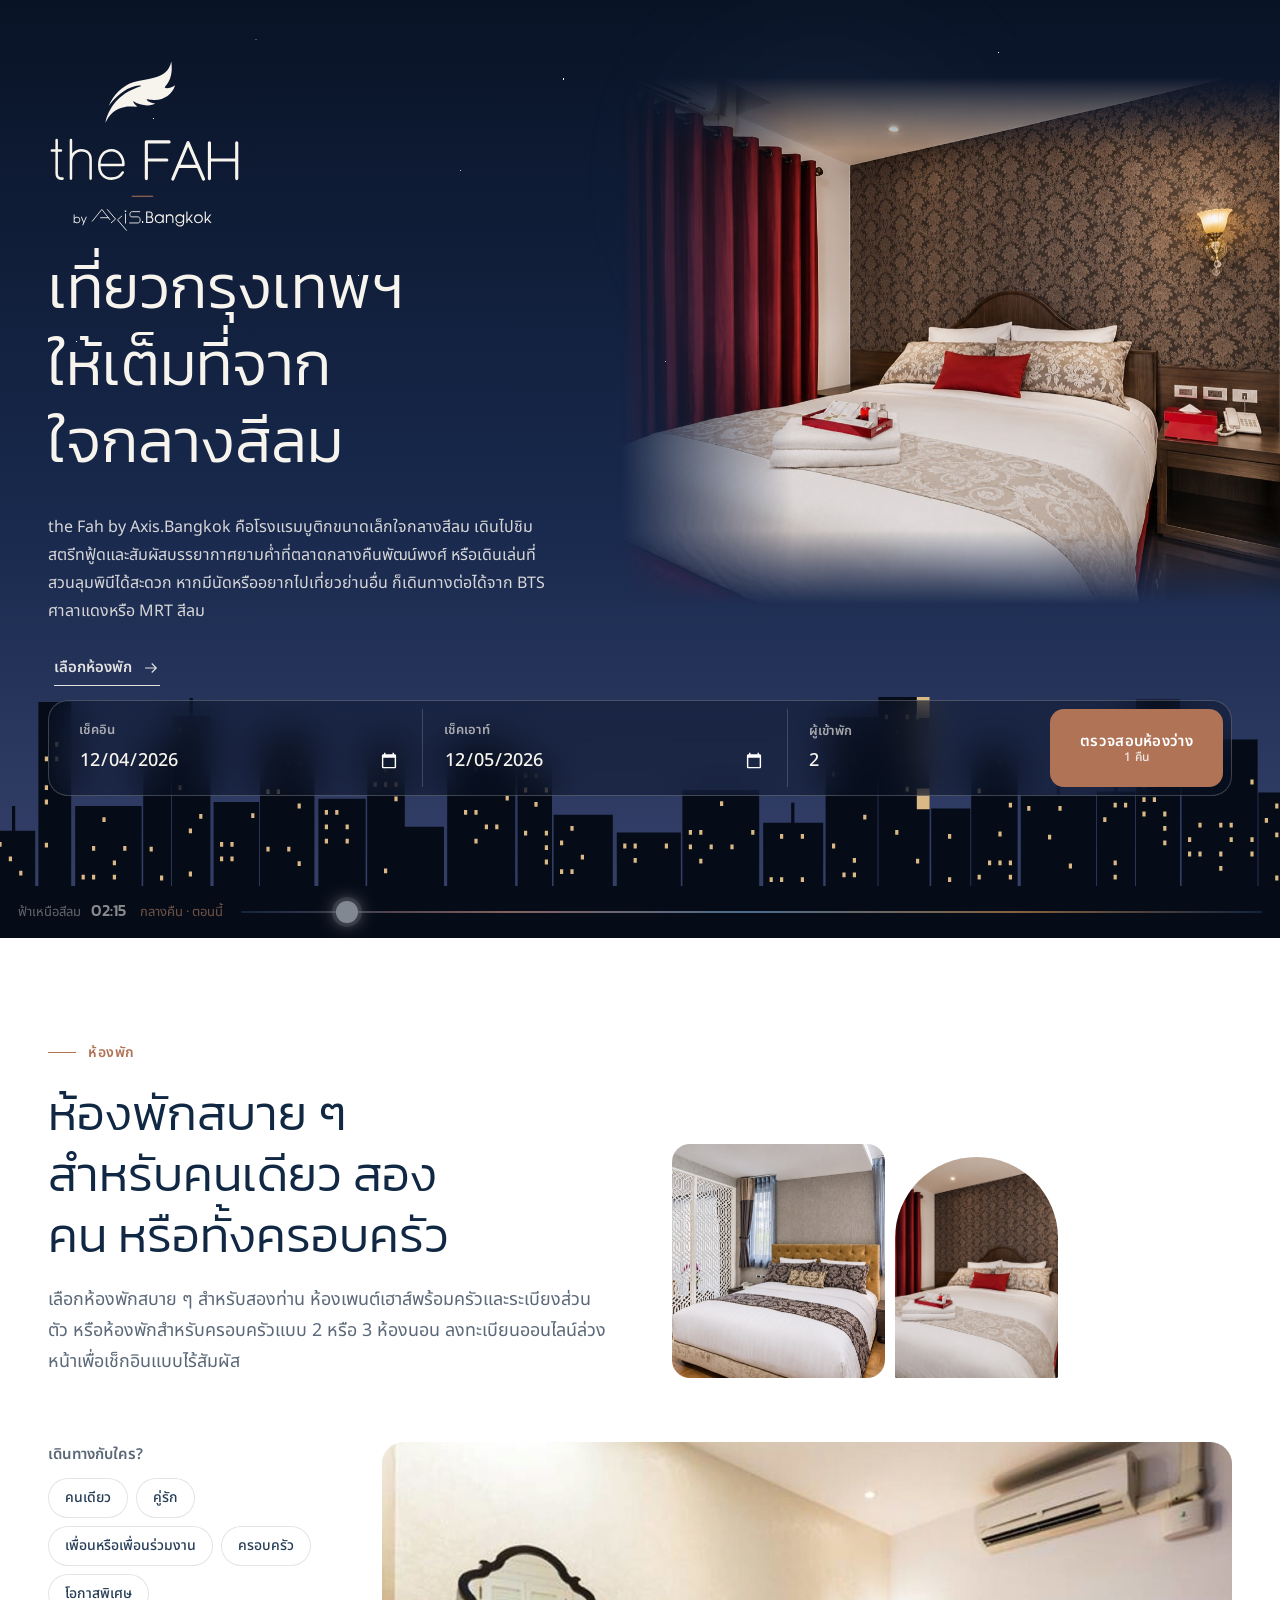
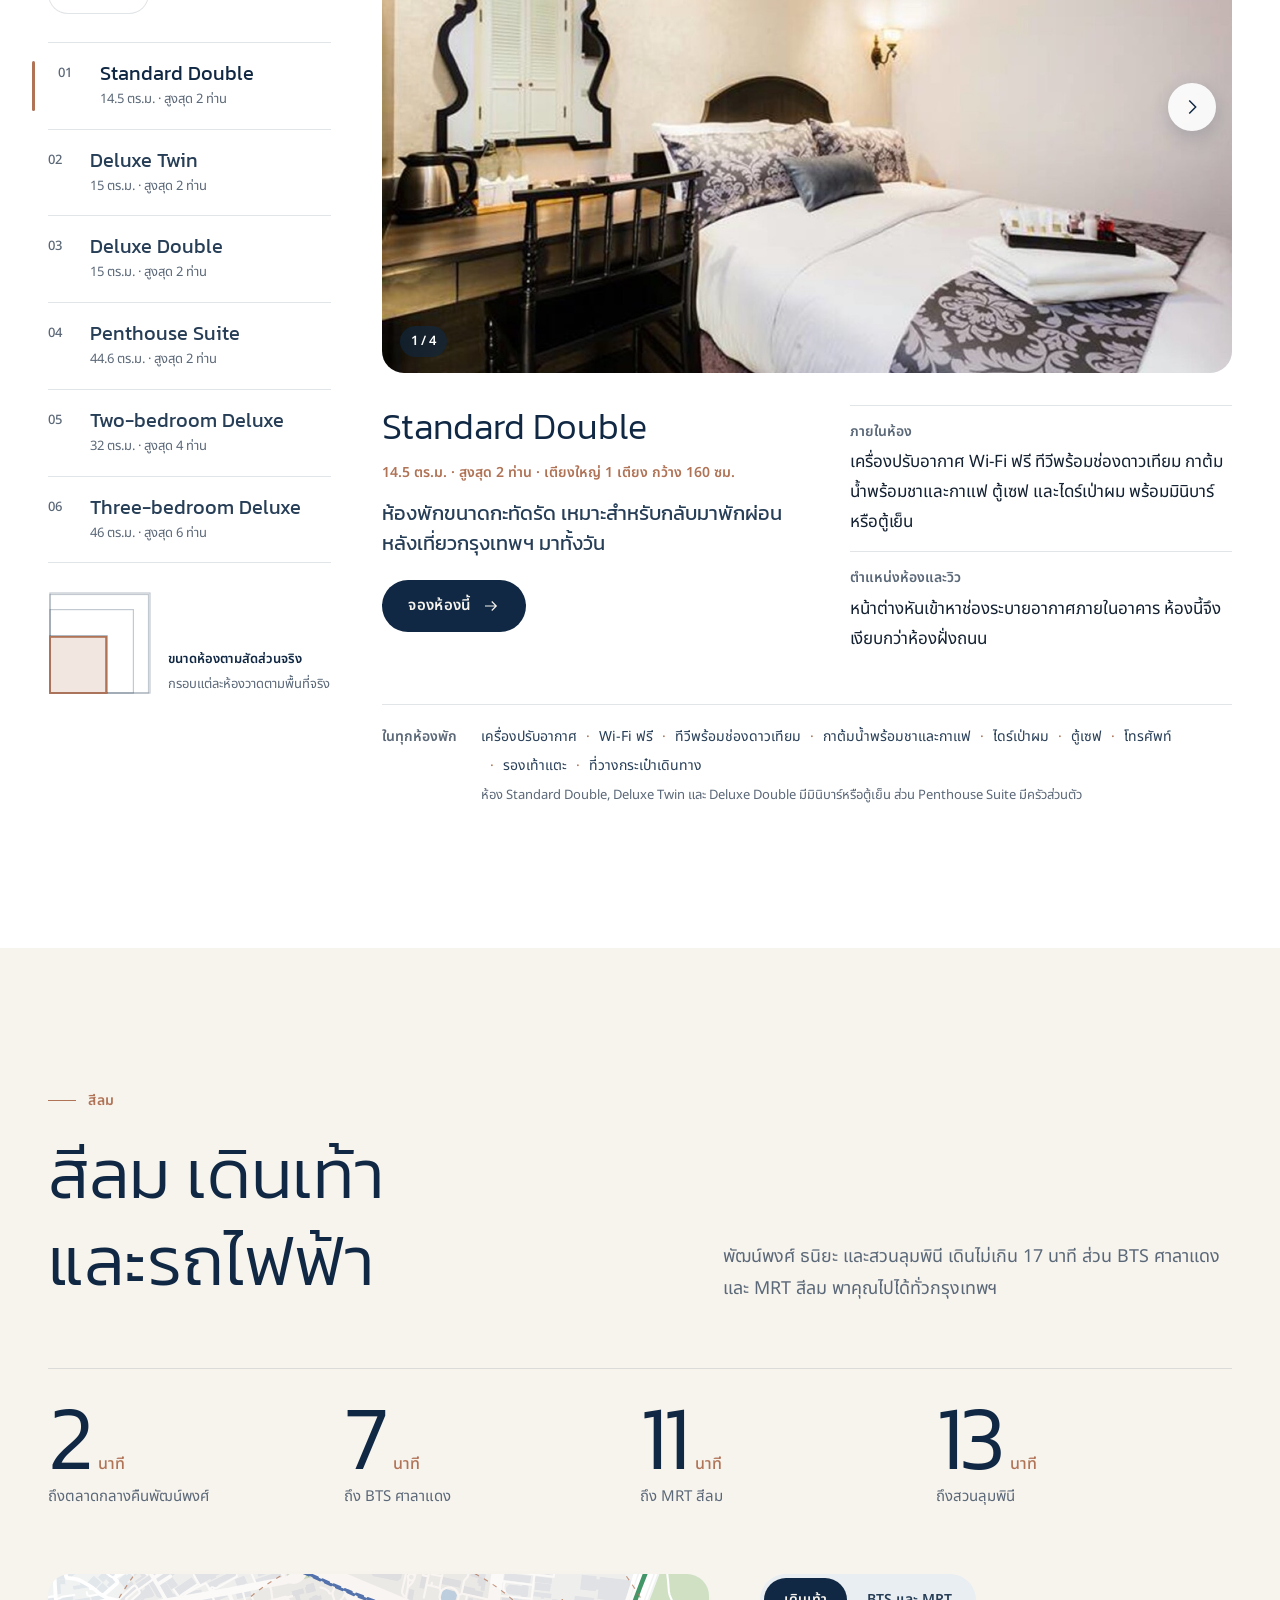
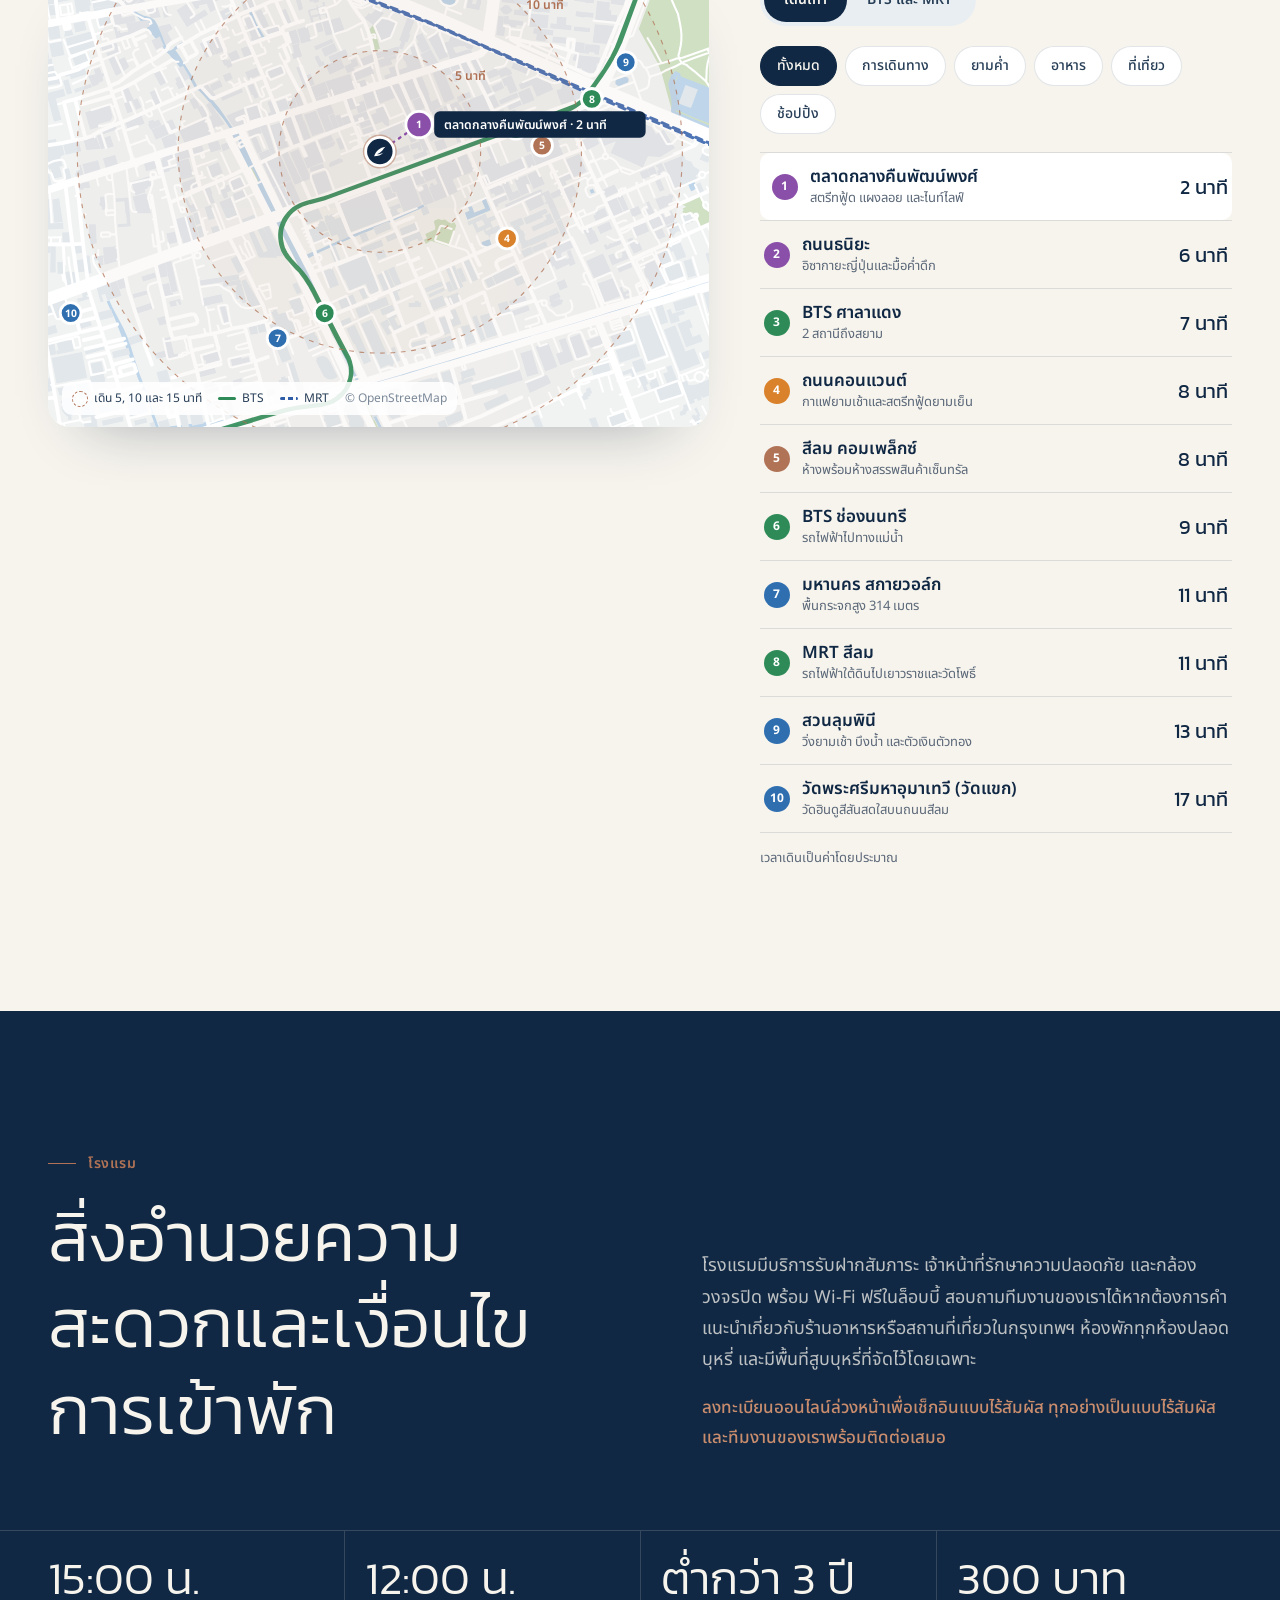
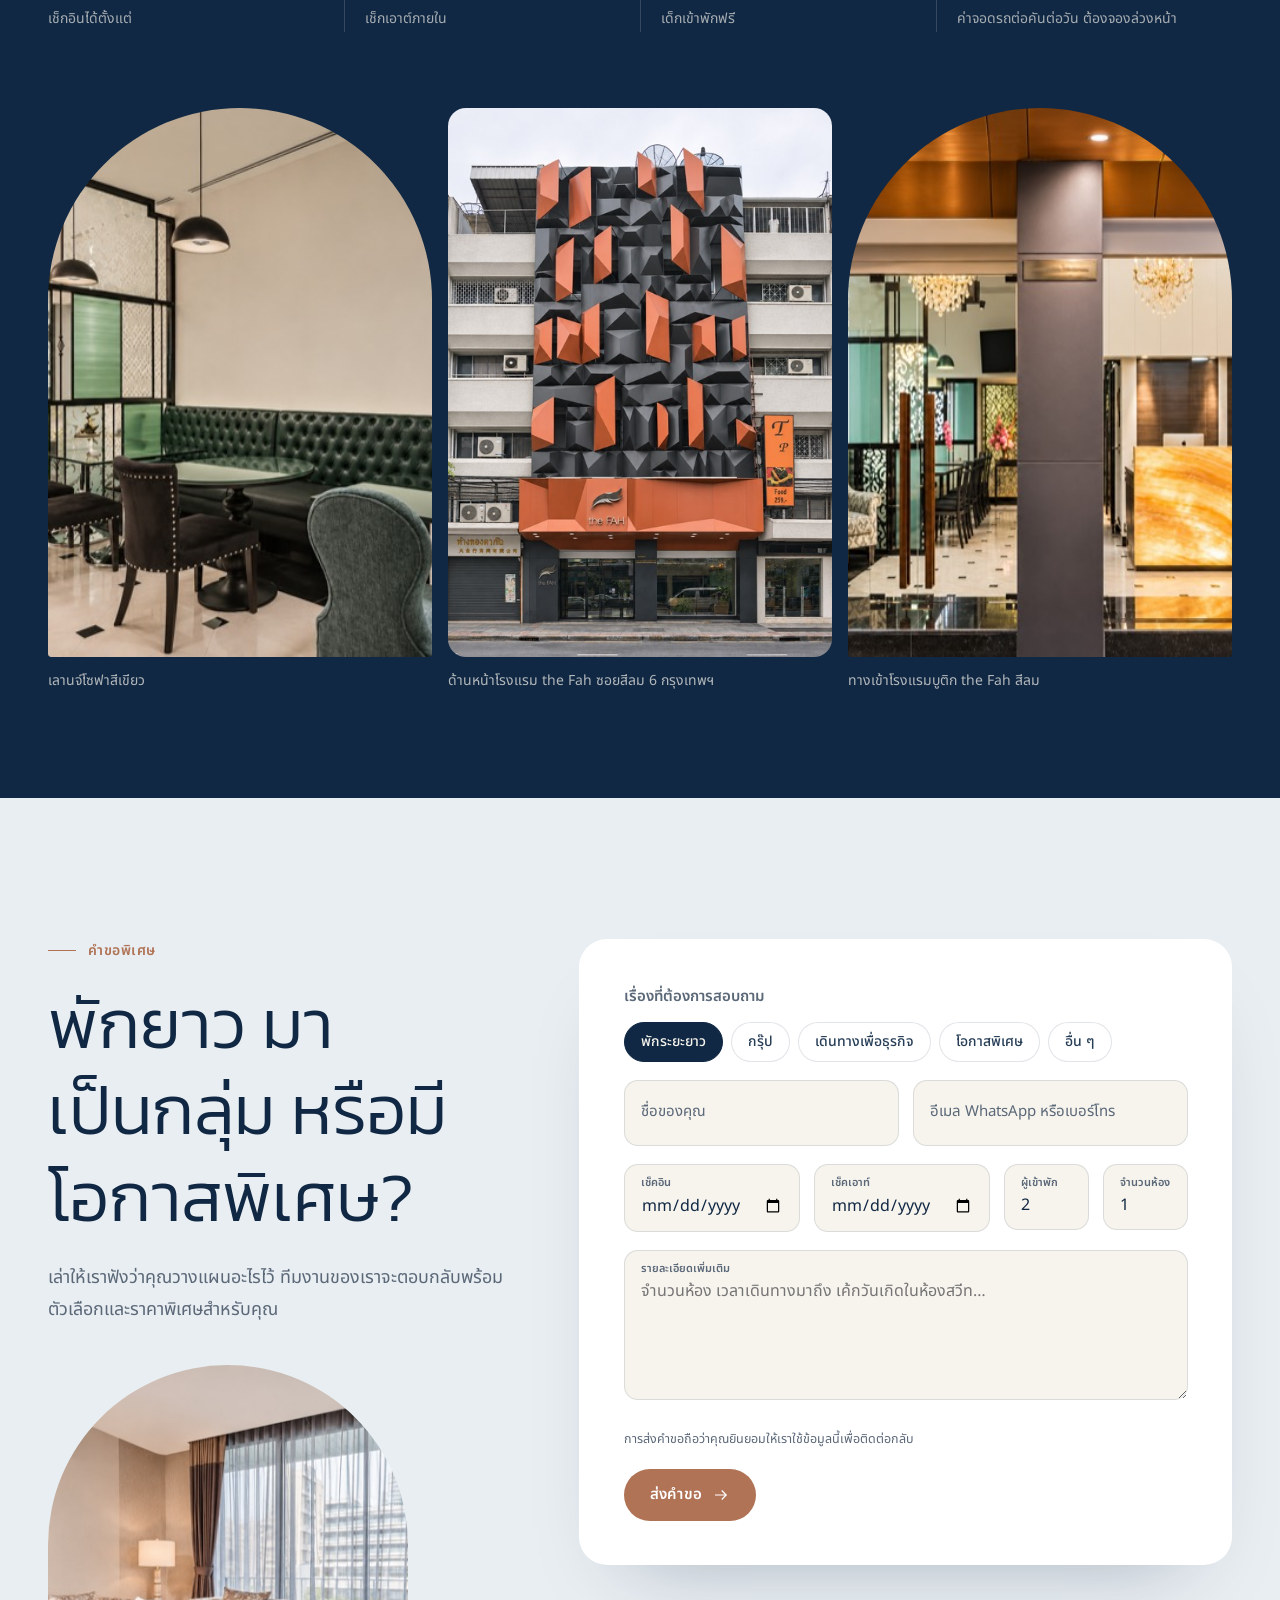
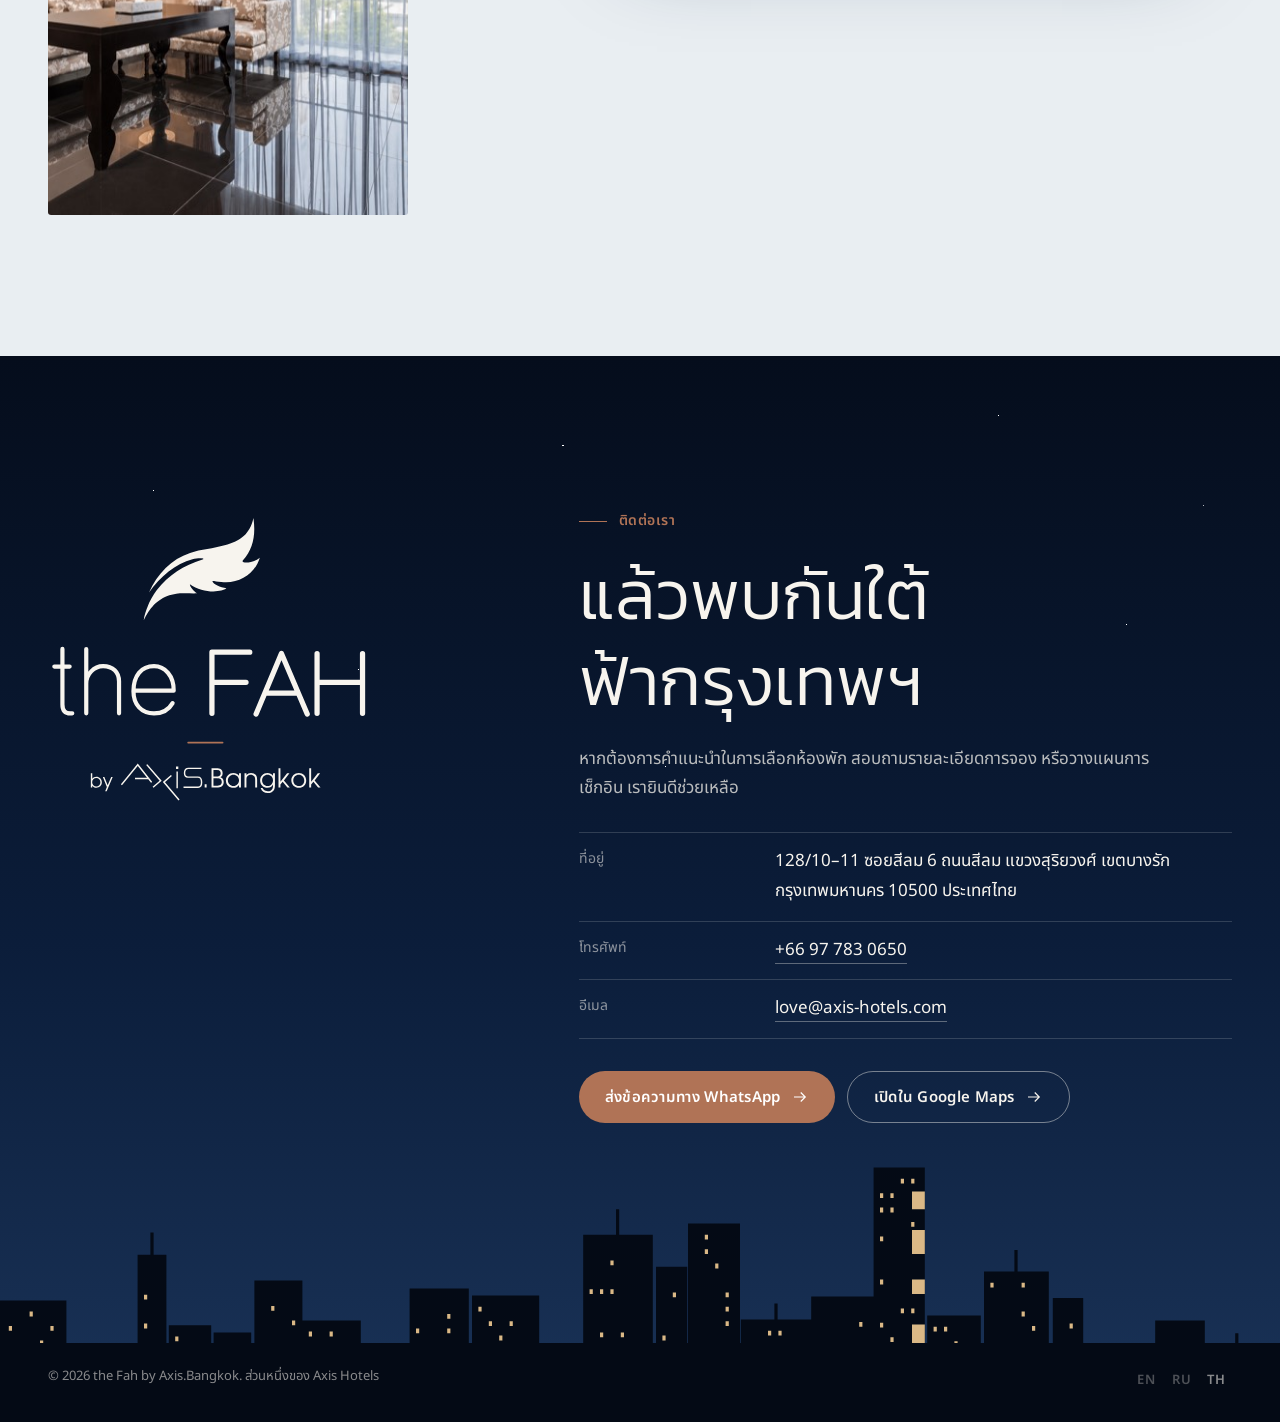
<file: docs/th/index.html>
<!doctype html>
<html lang="th">
<head>
<meta charset="utf-8">
<meta name="viewport" content="width=device-width, initial-scale=1">
<title>the Fah by Axis.Bangkok — โรงแรมบูติกสีลม ใกล้ BTS ศาลาแดง</title>
<meta name="description" content="ที่พักย่านสีลม เดินไม่กี่นาทีถึง BTS ศาลาแดง MRT สีลม และตลาดกลางคืนพัฒน์พงศ์ ห้องพักสำหรับสองท่าน เพนต์เฮาส์พร้อมระเบียง และห้องครอบครัว จองตรงกับโรงแรม">
<meta name="robots" content="noindex">
<link rel="alternate" hreflang="en" href="../en/"><link rel="alternate" hreflang="ru" href="../ru/"><link rel="alternate" hreflang="th" href="../th/">
<link rel="icon" href="../logo.svg">
<script type="application/ld+json">{"@context": "https://schema.org", "@type": "Hotel", "@id": "https://axis-hotels.com/en/fah#hotel", "name": "the Fah by Axis.Bangkok", "url": "https://axis-hotels.com/th/fah", "description": "ที่พักย่านสีลม เดินไม่กี่นาทีถึง BTS ศาลาแดง MRT สีลม และตลาดกลางคืนพัฒน์พงศ์ ห้องพักสำหรับสองท่าน เพนต์เฮาส์พร้อมระเบียง และห้องครอบครัว จองตรงกับโรงแรม", "inLanguage": "th", "brand": {"@type": "Brand", "name": "Axis Hotels", "url": "https://axis-hotels.com"}, "address": {"@type": "PostalAddress", "streetAddress": "128/10–11 Soi Silom 6, Silom Road, Suriya Wong", "addressLocality": "Bang Rak, Bangkok", "postalCode": "10500", "addressCountry": "TH"}, "geo": {"@type": "GeoCoordinates", "latitude": 13.7279866, "longitude": 100.5307883}, "hasMap": "https://www.google.com/maps/search/?api=1&query=The+FAH+Silom%2C+128%2F10-11+Soi+Silom+6%2C+Bang+Rak%2C+Bangkok+10500", "checkinTime": "15:00", "checkoutTime": "12:00", "smokingAllowed": false, "amenityFeature": [{"@type": "LocationFeatureSpecification", "name": "Free Wi-Fi in the lobby", "value": true}, {"@type": "LocationFeatureSpecification", "name": "Luggage storage", "value": true}, {"@type": "LocationFeatureSpecification", "name": "Security staff", "value": true}, {"@type": "LocationFeatureSpecification", "name": "CCTV", "value": true}, {"@type": "LocationFeatureSpecification", "name": "Parking (THB 300 per day, reservation required)", "value": true}, {"@type": "LocationFeatureSpecification", "name": "Smoke-free rooms", "value": true}, {"@type": "LocationFeatureSpecification", "name": "Designated smoking area", "value": true}, {"@type": "LocationFeatureSpecification", "name": "Contactless check-in", "value": true}, {"@type": "LocationFeatureSpecification", "name": "Online pre-registration", "value": true}], "containsPlace": [{"@type": "HotelRoom", "name": "Standard Double", "description": "ห้องพักขนาดกะทัดรัด เหมาะสำหรับกลับมาพักผ่อนหลังเที่ยวกรุงเทพฯ มาทั้งวัน", "floorSize": {"@type": "QuantitativeValue", "value": 14.5, "unitCode": "MTK"}, "occupancy": {"@type": "QuantitativeValue", "maxValue": 2}, "bed": [{"@type": "BedDetails", "numberOfBeds": 1, "typeOfBed": "Double bed, 160 cm"}], "amenityFeature": [{"@type": "LocationFeatureSpecification", "name": "Air conditioning", "value": true}, {"@type": "LocationFeatureSpecification", "name": "Free Wi-Fi", "value": true}, {"@type": "LocationFeatureSpecification", "name": "Satellite TV", "value": true}, {"@type": "LocationFeatureSpecification", "name": "Kettle with tea and coffee", "value": true}, {"@type": "LocationFeatureSpecification", "name": "Hairdryer", "value": true}, {"@type": "LocationFeatureSpecification", "name": "In-room safe", "value": true}, {"@type": "LocationFeatureSpecification", "name": "Telephone", "value": true}, {"@type": "LocationFeatureSpecification", "name": "Slippers", "value": true}, {"@type": "LocationFeatureSpecification", "name": "Luggage rack", "value": true}, {"@type": "LocationFeatureSpecification", "name": "Minibar or refrigerator", "value": true}], "url": "https://axis-hotels.com/th/fah#fah-standard-double"}, {"@type": "HotelRoom", "name": "Deluxe Twin", "description": "ห้องพักแสนสบายพร้อมเตียงเดี่ยว 2 เตียง", "floorSize": {"@type": "QuantitativeValue", "value": 15, "unitCode": "MTK"}, "occupancy": {"@type": "QuantitativeValue", "maxValue": 2}, "bed": [{"@type": "BedDetails", "numberOfBeds": 2, "typeOfBed": "Single bed, 110 cm"}], "amenityFeature": [{"@type": "LocationFeatureSpecification", "name": "Air conditioning", "value": true}, {"@type": "LocationFeatureSpecification", "name": "Free Wi-Fi", "value": true}, {"@type": "LocationFeatureSpecification", "name": "Satellite TV", "value": true}, {"@type": "LocationFeatureSpecification", "name": "Kettle with tea and coffee", "value": true}, {"@type": "LocationFeatureSpecification", "name": "Hairdryer", "value": true}, {"@type": "LocationFeatureSpecification", "name": "In-room safe", "value": true}, {"@type": "LocationFeatureSpecification", "name": "Telephone", "value": true}, {"@type": "LocationFeatureSpecification", "name": "Slippers", "value": true}, {"@type": "LocationFeatureSpecification", "name": "Luggage rack", "value": true}, {"@type": "LocationFeatureSpecification", "name": "Minibar or refrigerator", "value": true}], "url": "https://axis-hotels.com/th/fah#fah-deluxe-twin"}, {"@type": "HotelRoom", "name": "Deluxe Double", "description": "ห้องพักบรรยากาศอบอุ่นพร้อมเตียงใหญ่กว้าง นอนสบายสำหรับทริปสองคน", "floorSize": {"@type": "QuantitativeValue", "value": 15, "unitCode": "MTK"}, "occupancy": {"@type": "QuantitativeValue", "maxValue": 2}, "bed": [{"@type": "BedDetails", "numberOfBeds": 1, "typeOfBed": "Double bed, 190 cm"}], "amenityFeature": [{"@type": "LocationFeatureSpecification", "name": "Air conditioning", "value": true}, {"@type": "LocationFeatureSpecification", "name": "Free Wi-Fi", "value": true}, {"@type": "LocationFeatureSpecification", "name": "Satellite TV", "value": true}, {"@type": "LocationFeatureSpecification", "name": "Kettle with tea and coffee", "value": true}, {"@type": "LocationFeatureSpecification", "name": "Hairdryer", "value": true}, {"@type": "LocationFeatureSpecification", "name": "In-room safe", "value": true}, {"@type": "LocationFeatureSpecification", "name": "Telephone", "value": true}, {"@type": "LocationFeatureSpecification", "name": "Slippers", "value": true}, {"@type": "LocationFeatureSpecification", "name": "Luggage rack", "value": true}, {"@type": "LocationFeatureSpecification", "name": "Minibar or refrigerator", "value": true}], "url": "https://axis-hotels.com/th/fah#fah-deluxe-double"}, {"@type": "HotelRoom", "name": "Penthouse Suite", "description": "ค่อย ๆ ทานมื้อเช้าในครัวส่วนตัว หรือนั่งพักที่ระเบียงของคุณ ภายในห้องมีโซฟา อ่างอาบน้ำ และฝักบัว", "floorSize": {"@type": "QuantitativeValue", "value": 44.6, "unitCode": "MTK"}, "occupancy": {"@type": "QuantitativeValue", "maxValue": 2}, "bed": [{"@type": "BedDetails", "numberOfBeds": 1, "typeOfBed": "Double bed"}], "amenityFeature": [{"@type": "LocationFeatureSpecification", "name": "Air conditioning", "value": true}, {"@type": "LocationFeatureSpecification", "name": "Free Wi-Fi", "value": true}, {"@type": "LocationFeatureSpecification", "name": "Satellite TV", "value": true}, {"@type": "LocationFeatureSpecification", "name": "Kettle with tea and coffee", "value": true}, {"@type": "LocationFeatureSpecification", "name": "Hairdryer", "value": true}, {"@type": "LocationFeatureSpecification", "name": "In-room safe", "value": true}, {"@type": "LocationFeatureSpecification", "name": "Telephone", "value": true}, {"@type": "LocationFeatureSpecification", "name": "Slippers", "value": true}, {"@type": "LocationFeatureSpecification", "name": "Luggage rack", "value": true}, {"@type": "LocationFeatureSpecification", "name": "Kitchen", "value": true}, {"@type": "LocationFeatureSpecification", "name": "Private balcony", "value": true}, {"@type": "LocationFeatureSpecification", "name": "Bathtub", "value": true}, {"@type": "LocationFeatureSpecification", "name": "Sofa", "value": true}], "url": "https://axis-hotels.com/th/fah#fah-penthouse-suite"}, {"@type": "HotelRoom", "name": "Two-bedroom Deluxe", "description": "ห้องพักสำหรับครอบครัวพร้อม 2 ห้องนอน เหมาะกับการใช้เวลาด้วยกันและยังมีพื้นที่ส่วนตัว มีเตียงใหญ่ 2 เตียง หรือเตียงใหญ่ 1 เตียงกับเตียงเดี่ยว 2 เตียง ห้อง 204–205 มีเตียงใหญ่ 2 เตียง กว้างเตียงละ 190 ซม.", "floorSize": {"@type": "QuantitativeValue", "value": 32, "unitCode": "MTK"}, "occupancy": {"@type": "QuantitativeValue", "maxValue": 4}, "bed": [{"@type": "BedDetails", "numberOfBeds": 2, "typeOfBed": "Double bed"}], "amenityFeature": [{"@type": "LocationFeatureSpecification", "name": "Air conditioning", "value": true}, {"@type": "LocationFeatureSpecification", "name": "Free Wi-Fi", "value": true}, {"@type": "LocationFeatureSpecification", "name": "Satellite TV", "value": true}, {"@type": "LocationFeatureSpecification", "name": "Kettle with tea and coffee", "value": true}, {"@type": "LocationFeatureSpecification", "name": "Hairdryer", "value": true}, {"@type": "LocationFeatureSpecification", "name": "In-room safe", "value": true}, {"@type": "LocationFeatureSpecification", "name": "Telephone", "value": true}, {"@type": "LocationFeatureSpecification", "name": "Slippers", "value": true}, {"@type": "LocationFeatureSpecification", "name": "Luggage rack", "value": true}, {"@type": "LocationFeatureSpecification", "name": "Minibar or refrigerator", "value": true}, {"@type": "LocationFeatureSpecification", "name": "Two bedrooms", "value": true}], "url": "https://axis-hotels.com/th/fah#fah-two-bedroom-deluxe"}, {"@type": "HotelRoom", "name": "Three-bedroom Deluxe", "description": "ห้องพักสำหรับครอบครัวพร้อม 3 ห้องนอนแยกกัน เหมาะสำหรับทริปกรุงเทพฯ ที่มากันทั้งครอบครัว สองห้องมีเตียงใหญ่กว้าง 190 ซม. และ 160 ซม. ตามลำดับ อีกห้องมีเตียงเดี่ยว 2 เตียง กว้างเตียงละ 110 ซม.", "floorSize": {"@type": "QuantitativeValue", "value": 46, "unitCode": "MTK"}, "occupancy": {"@type": "QuantitativeValue", "maxValue": 6}, "bed": [{"@type": "BedDetails", "numberOfBeds": 1, "typeOfBed": "Double bed, 190 cm"}, {"@type": "BedDetails", "numberOfBeds": 1, "typeOfBed": "Double bed, 160 cm"}, {"@type": "BedDetails", "numberOfBeds": 2, "typeOfBed": "Single bed, 110 cm"}], "amenityFeature": [{"@type": "LocationFeatureSpecification", "name": "Air conditioning", "value": true}, {"@type": "LocationFeatureSpecification", "name": "Free Wi-Fi", "value": true}, {"@type": "LocationFeatureSpecification", "name": "Satellite TV", "value": true}, {"@type": "LocationFeatureSpecification", "name": "Kettle with tea and coffee", "value": true}, {"@type": "LocationFeatureSpecification", "name": "Hairdryer", "value": true}, {"@type": "LocationFeatureSpecification", "name": "In-room safe", "value": true}, {"@type": "LocationFeatureSpecification", "name": "Telephone", "value": true}, {"@type": "LocationFeatureSpecification", "name": "Slippers", "value": true}, {"@type": "LocationFeatureSpecification", "name": "Luggage rack", "value": true}, {"@type": "LocationFeatureSpecification", "name": "Minibar or refrigerator", "value": true}, {"@type": "LocationFeatureSpecification", "name": "Three bedrooms", "value": true}], "url": "https://axis-hotels.com/th/fah#fah-three-bedroom-deluxe"}], "telephone": "+66 97 783 0650", "email": "love@axis-hotels.com", "potentialAction": {"@type": "ReserveAction", "target": "https://axis-hotels.com/th/bangkok/booking?hotel_id=515836"}}</script>
<style>html,body{margin:0;background:#F7F4EE}</style>
</head>
<body>
<!-- the Fah by Axis.Bangkok · TH · generated by scripts/build.py, do not edit by hand -->
<link rel="preconnect" href="https://fonts.googleapis.com">
<link rel="preconnect" href="https://fonts.gstatic.com" crossorigin>
<link rel="stylesheet" href="https://fonts.googleapis.com/css2?family=Jost:wght@300;400;500&family=Manrope:wght@400;500;600&family=Kanit:wght@300;400&family=Noto+Sans+Thai:wght@400;500;600&display=swap">
<link rel="stylesheet" href="../fah.css">
<div class="fah fah--th" lang="th" id="fah-top" data-fah='{&quot;booking&quot;: &quot;https://axis-hotels.com/th/bangkok/booking?hotel_id=515836&quot;, &quot;params&quot;: {&quot;checkin&quot;: &quot;date&quot;, &quot;nights&quot;: &quot;nights&quot;, &quot;guests&quot;: &quot;adults&quot;}, &quot;email&quot;: &quot;love@axis-hotels.com&quot;, &quot;lang&quot;: &quot;th&quot;, &quot;nights&quot;: [&quot;คืน&quot;, &quot;คืน&quot;], &quot;rq&quot;: {&quot;sending&quot;: &quot;กำลังส่ง…&quot;, &quot;success&quot;: &quot;ขอบคุณ! เราได้รับคำขอแล้วและจะติดต่อกลับเร็ว ๆ นี้&quot;, &quot;error&quot;: &quot;เกิดข้อผิดพลาด กรุณาติดต่อเราโดยตรงตามช่องทางด้านล่าง&quot;, &quot;required&quot;: &quot;กรุณากรอกชื่อและช่องทางติดต่อ&quot;, &quot;preview&quot;: &quot;ตัวอย่าง: แบบฟอร์มยังไม่ได้เชื่อมต่อ คำขอจึงยังไม่ถูกส่ง&quot;}, &quot;subject&quot;: &quot;the Fah by Axis.Bangkok — คำขอพิเศษ&quot;}' data-phases='{&quot;dawn&quot;: &quot;รุ่งเช้า&quot;, &quot;day&quot;: &quot;กลางวัน&quot;, &quot;dusk&quot;: &quot;พระอาทิตย์ตก&quot;, &quot;night&quot;: &quot;กลางคืน&quot;, &quot;now&quot;: &quot;ตอนนี้&quot;}'>
<main>

<section class="fah-hero" data-phase="night">
  <div class="fah-sky" aria-hidden="true"><div class="fah-stars"></div><div class="fah-sun"></div></div>
  <svg class="fah-city fah-city--hero" viewBox="0 0 1600 340" preserveAspectRatio="xMidYMax slice" aria-hidden="true"><path class="fah-city__b" d="M-10 340V271h54V340zM15 271v-31h4V271zM48 340V110h41V340zM94 340V240h83V340zM179 340V169h35V340zM194 169v-15h4V169zM215 340V128h48V340zM237 128v-23h4V128zM267 340V235h57V340zM325 340V151h68V340zM398 340V231h59V340zM459 340V160h47V340zM506 340V266h49V340zM559 340V159h85V340zM647 340V185h43V340zM692 340V251h74V340zM771 340V273h80V340zM853 340V220h96V340zM954 340V261h75V340zM989 261v-25h4V261zM1032 340V129h65V340zM1098 340V22h64V340zM1164 340V243h49V340zM1214 340V168h58V340zM1276 340V226h94V340zM1321 226v-33h4V226zM1371 340V222h48V340zM1393 222v-33h4V222zM1420 340V107h55V340zM1477 340V157h95V340zM1573 340V223h66V340z"/><path class="fah-city__w fah-city__w--s" d="M-2 285h4v6h-4zM11 303h4v6h-4zM24 321h4v6h-4zM56 214h4v6h-4zM56 232h4v6h-4zM56 286h4v6h-4zM69 160h4v6h-4zM69 178h4v6h-4zM102 326h4v6h-4zM115 290h4v6h-4zM128 254h4v6h-4zM141 308h4v6h-4zM141 326h4v6h-4zM154 290h4v6h-4zM187 291h4v6h-4zM200 183h4v6h-4zM200 327h4v6h-4zM223 214h4v6h-4zM236 268h4v6h-4zM236 322h4v6h-4zM249 160h4v6h-4zM249 250h4v6h-4zM275 285h4v6h-4zM275 303h4v6h-4zM288 285h4v6h-4zM314 249h4v6h-4zM333 219h4v6h-4zM333 291h4v6h-4zM346 219h4v6h-4zM359 165h4v6h-4zM359 183h4v6h-4zM372 183h4v6h-4zM372 237h4v6h-4zM372 309h4v6h-4zM406 245h4v6h-4zM406 263h4v6h-4zM406 281h4v6h-4zM419 245h4v6h-4zM432 263h4v6h-4zM467 210h4v6h-4zM480 192h4v6h-4zM480 210h4v6h-4zM480 318h4v6h-4zM493 174h4v6h-4zM493 210h4v6h-4zM493 228h4v6h-4zM580 245h4v6h-4zM593 191h4v6h-4zM593 245h4v6h-4zM593 281h4v6h-4zM606 263h4v6h-4zM619 263h4v6h-4zM632 173h4v6h-4zM632 227h4v6h-4zM655 199h4v6h-4zM655 217h4v6h-4zM655 271h4v6h-4zM668 199h4v6h-4zM668 235h4v6h-4zM681 217h4v6h-4zM681 271h4v6h-4zM681 289h4v6h-4zM681 307h4v6h-4zM700 283h4v6h-4zM713 319h4v6h-4zM726 301h4v6h-4zM792 287h4v6h-4zM792 305h4v6h-4zM831 287h4v6h-4zM861 288h4v6h-4zM874 270h4v6h-4zM874 306h4v6h-4zM887 288h4v6h-4zM900 234h4v6h-4zM913 288h4v6h-4zM962 329h4v6h-4zM1001 275h4v6h-4zM1001 329h4v6h-4zM1040 179h4v6h-4zM1040 197h4v6h-4zM1053 143h4v6h-4zM1053 323h4v6h-4zM1066 179h4v6h-4zM1066 305h4v6h-4zM1066 323h4v6h-4zM1079 251h4v6h-4zM1146 52h16v22h-16zM1146 100h16v30h-16zM1146 162h16v18h-16zM1146 218h16v26h-16zM1106 54h4v6h-4zM1106 162h4v6h-4zM1119 90h4v6h-4zM1119 144h4v6h-4zM1132 54h4v6h-4zM1132 126h4v6h-4zM1132 216h4v6h-4zM1145 90h4v6h-4zM1145 126h4v6h-4zM1145 306h4v6h-4zM1185 275h4v6h-4zM1185 329h4v6h-4zM1222 326h4v6h-4zM1235 308h4v6h-4zM1248 182h4v6h-4zM1248 272h4v6h-4zM1261 236h4v6h-4zM1261 308h4v6h-4zM1261 326h4v6h-4zM1323 240h4v6h-4zM1379 254h4v6h-4zM1392 236h4v6h-4zM1392 308h4v6h-4zM1392 326h4v6h-4zM1405 236h4v6h-4zM1428 211h4v6h-4zM1428 229h4v6h-4zM1428 247h4v6h-4zM1441 193h4v6h-4zM1441 229h4v6h-4zM1454 247h4v6h-4zM1454 265h4v6h-4zM1454 283h4v6h-4zM1485 297h4v6h-4zM1498 261h4v6h-4zM1511 189h4v6h-4zM1524 171h4v6h-4zM1524 261h4v6h-4zM1524 297h4v6h-4zM1524 315h4v6h-4zM1537 261h4v6h-4zM1537 279h4v6h-4zM1563 207h4v6h-4zM1563 279h4v6h-4zM1563 297h4v6h-4zM1581 255h4v6h-4zM1594 273h4v6h-4zM1594 327h4v6h-4zM1607 237h4v6h-4zM1607 273h4v6h-4zM1620 327h4v6h-4z"/><path class="fah-city__w fah-city__w--a" d="M56 178h4v6h-4zM713 265h4v6h-4zM975 329h4v6h-4zM1040 287h4v6h-4zM1119 72h4v6h-4zM1222 218h4v6h-4zM1248 308h4v6h-4zM1485 279h4v6h-4z"/><path class="fah-city__w fah-city__w--b" d="M223 142h4v6h-4zM700 319h4v6h-4zM861 270h4v6h-4zM1106 126h4v6h-4zM1310 276h4v6h-4zM1336 312h4v6h-4zM1594 237h4v6h-4z"/><path class="fah-city__w fah-city__w--c" d="M115 326h4v6h-4zM288 303h4v6h-4zM359 291h4v6h-4zM432 281h4v6h-4zM779 287h4v6h-4zM939 270h4v6h-4zM975 275h4v6h-4zM1040 143h4v6h-4zM1119 270h4v6h-4zM1284 240h4v6h-4zM1428 121h4v6h-4zM1485 207h4v6h-4zM1498 297h4v6h-4zM1620 237h4v6h-4z"/></svg>
  <div class="fah-skybar">
    <div class="fah-wrap fah-dial">
      <div class="fah-dial__row"><span class="fah-dial__label">ฟ้าเหนือสีลม</span><output class="fah-dial__time">--:--</output><span class="fah-dial__phase"></span><button type="button" class="fah-dial__now">ตอนนี้</button></div>
      <input type="range" min="0" max="23.75" step="0.25" value="12" class="fah-dial__range" aria-label="ลากดวงอาทิตย์เพื่อเปลี่ยนสีฟ้า">
    </div>
  </div>
  <div class="fah-wrap fah-hero__grid">
    <div class="fah-hero__text">
      <div class="fah-hero__logo"><svg xmlns="http://www.w3.org/2000/svg" viewBox="180 196 366 340" role="img" aria-label="the Fah by Axis.Bangkok" class="fah-logo-full"><symbol id="fah-lf" viewBox="180 196 366 340"><path fill="currentColor" transform="translate(276 200) scale(.25)" d=" M 556 25 C 567 105 554 167 508 219 C 495 233 550 236 585 207 C 563 280 491 328 409 318 C 390 316 378 313 368 313 C 371 330 405 340 432 347 C 410 366 322 371 265 328 C 267 345 287 362 298 370 C 271 371 224 368 203 372 C 136 381 84 425 54 493 C 58 456 81 400 114 355 C 171 283 234 244 323 215 C 339 209 302 207 277 214 C 201 233 128 295 78 366 C 116 280 181 213 266 185 C 316 168 374 165 424 150 C 498 130 539 99 556 25 Z" /><g transform="translate(175 342) scale(.5)" fill="none" stroke="currentColor" stroke-linecap="round" stroke-linejoin="round"> <path stroke-width="9.6" d=" M 43 28 V 155 Q 43 175.5 61 175.5 H 65.5 M 24.5 68.5 H 59.5 M 97.5 28.5 V 175.5 M 97.5 107.5 C 97.5 86 115 67.5 136 67.5 C 158.5 67.5 172.5 81 172.5 102.5 V 175.5 M 206 123.5 H 297.5 C 298 90 277.5 67.5 252.5 67.5 C 223.5 67.5 205.5 89.5 205.5 125 C 205.5 156 224 175.5 252.5 175.5 C 272 175.5 287 166 295 152" /> <path stroke-width="12" d=" M 385 175.5 V 35.5 H 471.5 M 385 104.5 H 463 M 486 177 L 544 38.5 L 603 177 M 507 129 H 581.5 M 625.5 175.5 V 39 M 729.5 175.5 V 39 M 625.5 104.5 H 729.5" /> </g><rect x="339.33" y="462.2" width="41.34" height="2" rx="1" fill="#B07356" /><g fill="currentColor"> <g> <path transform="translate(227.62565 514.5) scale(0.02181501 -0.02181501)" d="M63 0H137V94C183 26 261 -13 351 -13C516 -13 640 110 640 274C640 435 514 560 352 560C260 560 184 522 137 453V739H63ZM350 492C473 492 565 399 565 276C565 150 473 55 349 55C288 55 238 76 195 120C152 164 132 214 132 276C132 398 227 492 350 492Z" /> <path transform="translate(242.50349 514.5) scale(0.02181501 -0.02181501)" d="M132 -192H211L527 547H448L263 111L90 547H9L221 18Z" /> </g> <g transform="translate(225 483) scale(.33333333)"> <path d="M 118.5 83.5 L 173 16.5 L 219 75 M 166 63.8 H 210" fill="none" stroke="currentColor" stroke-width="4.9" stroke-linecap="square" stroke-linejoin="miter" /> <path d="M 205.5 18 L 251.5 71.5 L 227.5 92 M 286.5 55 L 262.5 76 L 313 135.5" fill="none" stroke="currentColor" stroke-width="5.1" stroke-linecap="square" stroke-linejoin="miter" /> <path d="M 304.3 22.7 H 312.1 V 30.8 H 304.3 Z M 305.7 39.8 H 310.6 V 97 H 305.7 Z" /> <path d="M 389 29 H 347.5 C 337 29 333.5 35.5 333.5 45.2 C 333.5 54.3 337.1 59 344.8 59 H 379 C 387.5 59 392 65.4 392 76.5 C 392 87.3 387.8 93.7 380 93.7 H 332.5" fill="none" stroke="currentColor" stroke-width="4.9" stroke-linecap="square" /> </g> <g> <path transform="translate(356.19067 514.5) scale(0.02979537 -0.02979537)" d="M101 0H175V126H101Z" /> <path transform="translate(364.77173 514.5) scale(0.02979537 -0.02979537)" d="M76 0H259C358 0 414 11 461 39C513 71 544 136 544 212C544 303 506 358 420 394C477 426 502 474 502 547C502 611 478 665 436 696C394 726 339 739 249 739H76ZM150 67V354H238C325 354 369 348 400 333C444 311 469 267 469 208C469 157 446 112 411 94C376 75 326 67 251 67ZM150 421V672H239C315 672 356 665 384 646C410 629 427 590 427 546C427 495 407 457 370 440C339 426 307 421 240 421Z" /> <path transform="translate(382.20202 514.5) scale(0.02979537 -0.02979537)" d="M620 547H546V450C491 526 425 560 330 560C166 560 42 436 42 272C42 108 167 -13 336 -13C429 -13 487 17 546 96V0H620ZM332 492C453 492 546 398 546 276C546 151 454 55 336 55C212 55 117 152 117 277C117 396 213 492 332 492Z" /> <path transform="translate(402.88001 514.5) scale(0.02979537 -0.02979537)" d="M63 0H137V301C137 362 145 394 166 425C195 467 246 492 304 492C358 492 407 470 437 433C463 399 473 359 473 287V0H547V287C547 379 534 428 499 475C456 530 390 560 313 560C241 560 183 533 137 476V547H63Z" /> <path transform="translate(421.38293 514.5) scale(0.02979537 -0.02979537)" d="M610 547H536V450C481 526 414 560 321 560C161 560 42 436 42 271C42 111 166 -13 327 -13C426 -13 493 27 536 111V74C536 20 530 -14 514 -48C485 -111 420 -147 335 -147C274 -147 227 -129 188 -92C169 -75 157 -58 134 -17H62C102 -145 199 -215 337 -215C432 -215 512 -179 559 -117C596 -67 610 -9 610 98ZM326 492C444 492 536 399 536 280C536 152 446 55 327 55C207 55 117 150 117 277C117 402 205 492 326 492Z" /> <path transform="translate(441.76296 514.5) scale(0.02979537 -0.02979537)" d="M63 0H137V113L223 219L405 0H497L270 272L483 547H392L137 215V739H63Z" /> <path transform="translate(457.04799 514.5) scale(0.02979537 -0.02979537)" d="M329 560C166 560 42 437 42 277C42 108 165 -13 335 -13C495 -13 613 108 613 272C613 439 494 560 329 560ZM329 492C450 492 538 399 538 271C538 145 452 55 333 55C207 55 117 146 117 275C117 399 208 492 329 492Z" /> <path transform="translate(476.89170 514.5) scale(0.02979537 -0.02979537)" d="M63 0H137V113L223 219L405 0H497L270 272L483 547H392L137 215V739H63Z" /> </g> </g></symbol><use href="#fah-lf" x="180" y="196" width="366" height="340"/></svg></div>
      <h1>เที่ยวกรุงเทพฯ ให้เต็มที่จากใจกลางสีลม</h1>
      <p class="fah-hero__lead">the Fah by Axis.Bangkok คือโรงแรมบูติกขนาดเล็กใจกลางสีลม เดินไปชิมสตรีทฟู้ดและสัมผัสบรรยากาศยามค่ำที่ตลาดกลางคืนพัฒน์พงศ์ หรือเดินเล่นที่สวนลุมพินีได้สะดวก หากมีนัดหรืออยากไปเที่ยวย่านอื่น ก็เดินทางต่อได้จาก BTS ศาลาแดงหรือ MRT สีลม</p>
    </div>
    <figure class="fah-hero__photo">
      <button type="button" class="fah-zoom"><img src="../img/king-red-700.jpg" srcset="../img/king-red-700.jpg 700w, ../img/king-red-1400.jpg 1400w" sizes="(min-width: 900px) 58vw, 100vw" alt="ห้อง Deluxe Double ที่โรงแรมบูติก the Fah สีลม กรุงเทพฯ" fetchpriority="high" decoding="async" data-full="../img/king-red-1400.jpg"></button>
    </figure>
  </div>
  <div class="fah-wrap fah-hero__bar">
    <a class="fah-hero__more" href="#fah-rooms">เลือกห้องพัก <svg viewBox="0 0 24 24" aria-hidden="true"><path d="M4 12h15M13 6l6 6-6 6" fill="none" stroke="currentColor" stroke-width="1.6"/></svg></a>
    <form class="fah-booking" data-fah-booking novalidate>
      <label><span>เช็คอิน</span><input type="date" name="checkin" required></label>
      <label><span>เช็คเอาท์</span><input type="date" name="checkout" required></label>
      <label class="fah-booking__guests"><span>ผู้เข้าพัก</span><select name="guests"><option value="1">1</option><option value="2" selected>2</option><option value="3">3</option><option value="4">4</option><option value="5">5</option><option value="6">6</option></select></label>
      <button type="submit" class="fah-btn fah-btn--copper">ตรวจสอบห้องว่าง<small class="fah-booking__nights" aria-live="polite"></small></button>
    </form>
  </div>
</section>

<section class="fah-section fah-rooms" id="fah-rooms">
  <div class="fah-wrap">
    <div class="fah-rooms__intro">
      <div class="fah-rooms__copy">
        <p class="fah-kicker">ห้องพัก</p>
        <h2>ห้องพักสบาย ๆ สำหรับคนเดียว สองคน หรือทั้งครอบครัว</h2>
        <p class="fah-lead">เลือกห้องพักสบาย ๆ สำหรับสองท่าน ห้องเพนต์เฮาส์พร้อมครัวและระเบียงส่วนตัว หรือห้องพักสำหรับครอบครัวแบบ 2 หรือ 3 ห้องนอน ลงทะเบียนออนไลน์ล่วงหน้าเพื่อเช็กอินแบบไร้สัมผัส</p>
      </div>
      <ul class="fah-peek"><li><button type="button" class="fah-zoom"><img src="../img/suite-bedroom-700.jpg" srcset="../img/suite-bedroom-700.jpg 700w, ../img/suite-bedroom-1400.jpg 1400w" sizes="(min-width: 900px) 18vw, 32vw" alt="ห้องนอน Penthouse Suite ที่ the Fah สีลม" loading="lazy" decoding="async" data-full="../img/suite-bedroom-1400.jpg"></button></li><li><button type="button" class="fah-zoom"><img src="../img/king-red-700.jpg" srcset="../img/king-red-700.jpg 700w, ../img/king-red-1400.jpg 1400w" sizes="(min-width: 900px) 18vw, 32vw" alt="ห้อง Deluxe Double ที่โรงแรมบูติก the Fah สีลม กรุงเทพฯ" loading="lazy" decoding="async" data-full="../img/king-red-1400.jpg"></button></li><li><button type="button" class="fah-zoom"><img src="../img/twin-main-700.jpg" srcset="../img/twin-main-700.jpg 700w, ../img/twin-main-1400.jpg 1400w" sizes="(min-width: 900px) 18vw, 32vw" alt="Deluxe Twin พร้อมเตียงเดี่ยว 2 เตียง" loading="lazy" decoding="async" data-full="../img/twin-main-1400.jpg"></button></li></ul>
    </div>
    <div class="fah-rooms__grid">
      <aside class="fah-rooms__side">
        <div class="fah-who"><p>เดินทางกับใคร?</p><div class="fah-chips"><button type="button" class="fah-chip" data-fit="solo" aria-pressed="false">คนเดียว</button><button type="button" class="fah-chip" data-fit="couple" aria-pressed="false">คู่รัก</button><button type="button" class="fah-chip" data-fit="friends" aria-pressed="false">เพื่อนหรือเพื่อนร่วมงาน</button><button type="button" class="fah-chip" data-fit="family" aria-pressed="false">ครอบครัว</button><button type="button" class="fah-chip" data-fit="occasion" aria-pressed="false">โอกาสพิเศษ</button></div></div>
        <div class="fah-tabs" role="tablist"><button type="button" class="fah-tab is-on" data-room-tab="standard-double" aria-selected="true" role="tab" data-fits="solo"><span class="fah-tab__n">01</span><span class="fah-tab__name">Standard Double</span><span class="fah-tab__meta">14.5 ตร.ม. · สูงสุด 2 ท่าน</span><span class="fah-tab__match">เหมาะที่สุด</span></button><button type="button" class="fah-tab" data-room-tab="deluxe-twin" aria-selected="false" role="tab" data-fits="friends"><span class="fah-tab__n">02</span><span class="fah-tab__name">Deluxe Twin</span><span class="fah-tab__meta">15 ตร.ม. · สูงสุด 2 ท่าน</span><span class="fah-tab__match">เหมาะที่สุด</span></button><button type="button" class="fah-tab" data-room-tab="deluxe-double" aria-selected="false" role="tab" data-fits="couple"><span class="fah-tab__n">03</span><span class="fah-tab__name">Deluxe Double</span><span class="fah-tab__meta">15 ตร.ม. · สูงสุด 2 ท่าน</span><span class="fah-tab__match">เหมาะที่สุด</span></button><button type="button" class="fah-tab" data-room-tab="penthouse-suite" aria-selected="false" role="tab" data-fits="occasion"><span class="fah-tab__n">04</span><span class="fah-tab__name">Penthouse Suite</span><span class="fah-tab__meta">44.6 ตร.ม. · สูงสุด 2 ท่าน</span><span class="fah-tab__match">เหมาะที่สุด</span></button><button type="button" class="fah-tab" data-room-tab="two-bedroom-deluxe" aria-selected="false" role="tab" data-fits="family"><span class="fah-tab__n">05</span><span class="fah-tab__name">Two-bedroom Deluxe</span><span class="fah-tab__meta">32 ตร.ม. · สูงสุด 4 ท่าน</span><span class="fah-tab__match">เหมาะที่สุด</span></button><button type="button" class="fah-tab" data-room-tab="three-bedroom-deluxe" aria-selected="false" role="tab" data-fits="family"><span class="fah-tab__n">06</span><span class="fah-tab__name">Three-bedroom Deluxe</span><span class="fah-tab__meta">46 ตร.ม. · สูงสุด 6 ท่าน</span><span class="fah-tab__match">เหมาะที่สุด</span></button></div>
        <figure class="fah-scale">
          <svg viewBox="0 0 104 104" aria-hidden="true"><rect data-room-ref="three-bedroom-deluxe" x="2" y="2.0" width="100.0" height="100.0"/><rect data-room-ref="penthouse-suite" x="2" y="3.5" width="98.5" height="98.5"/><rect data-room-ref="two-bedroom-deluxe" x="2" y="18.6" width="83.4" height="83.4"/><rect data-room-ref="deluxe-twin" x="2" y="44.9" width="57.1" height="57.1"/><rect data-room-ref="deluxe-double" x="2" y="44.9" width="57.1" height="57.1"/><rect data-room-ref="standard-double" x="2" y="45.9" width="56.1" height="56.1"/></svg>
          <figcaption><b>ขนาดห้องตามสัดส่วนจริง</b>กรอบแต่ละห้องวาดตามพื้นที่จริง</figcaption>
        </figure>
      </aside>
      <div class="fah-rooms__stage">
<article class="fah-room is-on" data-room="standard-double" id="fah-standard-double" role="tabpanel">
  <div class="fah-room__media"><ul class="fah-track"><li><button type="button" class="fah-zoom" aria-label="เปิดรูป 1 จาก 4"><img src="../img/cozy-bed-700.jpg" srcset="../img/cozy-bed-700.jpg 700w, ../img/cozy-bed-1400.jpg 1400w" sizes="(min-width: 900px) 60vw, 100vw" alt="Standard Double พร้อมเตียงกว้าง 160 ซม." loading="lazy" decoding="async" data-full="../img/cozy-bed-1400.jpg"></button></li><li><button type="button" class="fah-zoom" aria-label="เปิดรูป 2 จาก 4"><img src="../img/cozy-bed-2-700.jpg" srcset="../img/cozy-bed-2-700.jpg 700w, ../img/cozy-bed-2-1400.jpg 1400w" sizes="(min-width: 900px) 60vw, 100vw" alt="Standard Double อีกมุมหนึ่ง" loading="lazy" decoding="async" data-full="../img/cozy-bed-2-1400.jpg"></button></li><li><button type="button" class="fah-zoom" aria-label="เปิดรูป 3 จาก 4"><img src="../img/cozy-window-700.jpg" srcset="../img/cozy-window-700.jpg 700w, ../img/cozy-window-1400.jpg 1400w" sizes="(min-width: 900px) 60vw, 100vw" alt="ผ้าม่านและทีวีใน Standard Double" loading="lazy" decoding="async" data-full="../img/cozy-window-1400.jpg"></button></li><li><button type="button" class="fah-zoom" aria-label="เปิดรูป 4 จาก 4"><img src="../img/cozy-bathroom-700.jpg" srcset="../img/cozy-bathroom-700.jpg 700w, ../img/cozy-bathroom-1400.jpg 1400w" sizes="(min-width: 900px) 60vw, 100vw" alt="ห้องน้ำใน Standard Double" loading="lazy" decoding="async" data-full="../img/cozy-bathroom-1400.jpg"></button></li></ul><button type="button" class="fah-nav fah-prev" aria-label="รูปก่อนหน้า"><svg viewBox="0 0 24 24" aria-hidden="true"><path d="M15 5l-7 7 7 7" fill="none" stroke="currentColor" stroke-width="1.6"/></svg></button><button type="button" class="fah-nav fah-next" aria-label="รูปถัดไป"><svg viewBox="0 0 24 24" aria-hidden="true"><path d="M9 5l7 7-7 7" fill="none" stroke="currentColor" stroke-width="1.6"/></svg></button><span class="fah-count">1 / 4</span></div>
  <div class="fah-room__info">
    <div class="fah-room__main">
      <h3>Standard Double</h3>
      <p class="fah-room__specs">14.5 ตร.ม. · สูงสุด 2 ท่าน · เตียงใหญ่ 1 เตียง กว้าง 160 ซม.</p>
      <p class="fah-room__text">ห้องพักขนาดกะทัดรัด เหมาะสำหรับกลับมาพักผ่อนหลังเที่ยวกรุงเทพฯ มาทั้งวัน</p>
      <a class="fah-btn fah-btn--navy" href="https://axis-hotels.com/th/bangkok/booking?hotel_id=515836&amp;room-type=5084381" data-fah-book>จองห้องนี้ <svg viewBox="0 0 24 24" aria-hidden="true"><path d="M4 12h15M13 6l6 6-6 6" fill="none" stroke="currentColor" stroke-width="1.6"/></svg></a>
    </div>
    <dl class="fah-room__dl"><div><dt>ภายในห้อง</dt><dd>เครื่องปรับอากาศ Wi-Fi ฟรี ทีวีพร้อมช่องดาวเทียม กาต้มน้ำพร้อมชาและกาแฟ ตู้เซฟ และไดร์เป่าผม พร้อมมินิบาร์หรือตู้เย็น</dd></div><div><dt>ตำแหน่งห้องและวิว</dt><dd>หน้าต่างหันเข้าหาช่องระบายอากาศภายในอาคาร ห้องนี้จึงเงียบกว่าห้องฝั่งถนน</dd></div></dl>
  </div>
</article>
<article class="fah-room" data-room="deluxe-twin" id="fah-deluxe-twin" role="tabpanel">
  <div class="fah-room__media"><ul class="fah-track"><li><button type="button" class="fah-zoom" aria-label="เปิดรูป 1 จาก 5"><img src="../img/twin-main-700.jpg" srcset="../img/twin-main-700.jpg 700w, ../img/twin-main-1400.jpg 1400w" sizes="(min-width: 900px) 60vw, 100vw" alt="Deluxe Twin พร้อมเตียงเดี่ยว 2 เตียง" loading="lazy" decoding="async" data-full="../img/twin-main-1400.jpg"></button></li><li><button type="button" class="fah-zoom" aria-label="เปิดรูป 2 จาก 5"><img src="../img/twin-beds-700.jpg" srcset="../img/twin-beds-700.jpg 700w, ../img/twin-beds-1400.jpg 1400w" sizes="(min-width: 900px) 60vw, 100vw" alt="เตียงเดี่ยว 2 เตียง กว้าง 110 ซม. ใน Deluxe Twin" loading="lazy" decoding="async" data-full="../img/twin-beds-1400.jpg"></button></li><li><button type="button" class="fah-zoom" aria-label="เปิดรูป 3 จาก 5"><img src="../img/twin-beds-2-700.jpg" srcset="../img/twin-beds-2-700.jpg 700w, ../img/twin-beds-2-1400.jpg 1400w" sizes="(min-width: 900px) 60vw, 100vw" alt="Deluxe Twin อีกมุมหนึ่ง" loading="lazy" decoding="async" data-full="../img/twin-beds-2-1400.jpg"></button></li><li><button type="button" class="fah-zoom" aria-label="เปิดรูป 4 จาก 5"><img src="../img/twin-tv-700.jpg" srcset="../img/twin-tv-700.jpg 700w, ../img/twin-tv-1400.jpg 1400w" sizes="(min-width: 900px) 60vw, 100vw" alt="ทีวีและกระจกใน Deluxe Twin" loading="lazy" decoding="async" data-full="../img/twin-tv-1400.jpg"></button></li><li><button type="button" class="fah-zoom" aria-label="เปิดรูป 5 จาก 5"><img src="../img/twin-bathroom-700.jpg" srcset="../img/twin-bathroom-700.jpg 700w, ../img/twin-bathroom-1400.jpg 1400w" sizes="(min-width: 900px) 60vw, 100vw" alt="ห้องน้ำใน Deluxe Twin" loading="lazy" decoding="async" data-full="../img/twin-bathroom-1400.jpg"></button></li></ul><button type="button" class="fah-nav fah-prev" aria-label="รูปก่อนหน้า"><svg viewBox="0 0 24 24" aria-hidden="true"><path d="M15 5l-7 7 7 7" fill="none" stroke="currentColor" stroke-width="1.6"/></svg></button><button type="button" class="fah-nav fah-next" aria-label="รูปถัดไป"><svg viewBox="0 0 24 24" aria-hidden="true"><path d="M9 5l7 7-7 7" fill="none" stroke="currentColor" stroke-width="1.6"/></svg></button><span class="fah-count">1 / 5</span></div>
  <div class="fah-room__info">
    <div class="fah-room__main">
      <h3>Deluxe Twin</h3>
      <p class="fah-room__specs">15 ตร.ม. · สูงสุด 2 ท่าน · เตียงเดี่ยว 2 เตียง กว้างเตียงละ 110 ซม.</p>
      <p class="fah-room__text">ห้องพักแสนสบายพร้อมเตียงเดี่ยว 2 เตียง</p>
      <a class="fah-btn fah-btn--navy" href="https://axis-hotels.com/th/bangkok/booking?hotel_id=515836&amp;room-type=5084378" data-fah-book>จองห้องนี้ <svg viewBox="0 0 24 24" aria-hidden="true"><path d="M4 12h15M13 6l6 6-6 6" fill="none" stroke="currentColor" stroke-width="1.6"/></svg></a>
    </div>
    <dl class="fah-room__dl"><div><dt>ภายในห้อง</dt><dd>เครื่องปรับอากาศ Wi-Fi ฟรี ทีวีพร้อมช่องดาวเทียม กาต้มน้ำพร้อมชาและกาแฟ ตู้เซฟ และไดร์เป่าผม พร้อมมินิบาร์หรือตู้เย็น</dd></div><div><dt>ตำแหน่งห้องและวิว</dt><dd>ห้องอยู่ฝั่งถนนด้านทางเข้าโรงแรม โดยมีส่วนหน้าของอาคารบังวิวบางส่วน</dd></div></dl>
  </div>
</article>
<article class="fah-room" data-room="deluxe-double" id="fah-deluxe-double" role="tabpanel">
  <div class="fah-room__media"><ul class="fah-track"><li><button type="button" class="fah-zoom" aria-label="เปิดรูป 1 จาก 5"><img src="../img/king-red-700.jpg" srcset="../img/king-red-700.jpg 700w, ../img/king-red-1400.jpg 1400w" sizes="(min-width: 900px) 60vw, 100vw" alt="ห้อง Deluxe Double ที่โรงแรมบูติก the Fah สีลม กรุงเทพฯ" loading="lazy" decoding="async" data-full="../img/king-red-1400.jpg"></button></li><li><button type="button" class="fah-zoom" aria-label="เปิดรูป 2 จาก 5"><img src="../img/king-charcoal-700.jpg" srcset="../img/king-charcoal-700.jpg 700w, ../img/king-charcoal-1400.jpg 1400w" sizes="(min-width: 900px) 60vw, 100vw" alt="Deluxe Double ผ้าม่านสีเทาเข้ม" loading="lazy" decoding="async" data-full="../img/king-charcoal-1400.jpg"></button></li><li><button type="button" class="fah-zoom" aria-label="เปิดรูป 3 จาก 5"><img src="../img/king-reverse-700.jpg" srcset="../img/king-reverse-700.jpg 700w, ../img/king-reverse-1400.jpg 1400w" sizes="(min-width: 900px) 60vw, 100vw" alt="Deluxe Double มุมมองไปทางประตู" loading="lazy" decoding="async" data-full="../img/king-reverse-1400.jpg"></button></li><li><button type="button" class="fah-zoom" aria-label="เปิดรูป 4 จาก 5"><img src="../img/king-bed-700.jpg" srcset="../img/king-bed-700.jpg 700w, ../img/king-bed-1400.jpg 1400w" sizes="(min-width: 900px) 60vw, 100vw" alt="เตียงใหญ่กว้าง 190 ซม. ใน Deluxe Double" loading="lazy" decoding="async" data-full="../img/king-bed-1400.jpg"></button></li><li><button type="button" class="fah-zoom" aria-label="เปิดรูป 5 จาก 5"><img src="../img/king-bathroom-700.jpg" srcset="../img/king-bathroom-700.jpg 700w, ../img/king-bathroom-1400.jpg 1400w" sizes="(min-width: 900px) 60vw, 100vw" alt="ห้องน้ำใน Deluxe Double" loading="lazy" decoding="async" data-full="../img/king-bathroom-1400.jpg"></button></li></ul><button type="button" class="fah-nav fah-prev" aria-label="รูปก่อนหน้า"><svg viewBox="0 0 24 24" aria-hidden="true"><path d="M15 5l-7 7 7 7" fill="none" stroke="currentColor" stroke-width="1.6"/></svg></button><button type="button" class="fah-nav fah-next" aria-label="รูปถัดไป"><svg viewBox="0 0 24 24" aria-hidden="true"><path d="M9 5l7 7-7 7" fill="none" stroke="currentColor" stroke-width="1.6"/></svg></button><span class="fah-count">1 / 5</span></div>
  <div class="fah-room__info">
    <div class="fah-room__main">
      <h3>Deluxe Double</h3>
      <p class="fah-room__specs">15 ตร.ม. · สูงสุด 2 ท่าน · เตียงใหญ่ 1 เตียง กว้าง 190 ซม.</p>
      <p class="fah-room__text">ห้องพักบรรยากาศอบอุ่นพร้อมเตียงใหญ่กว้าง นอนสบายสำหรับทริปสองคน</p>
      <a class="fah-btn fah-btn--navy" href="https://axis-hotels.com/th/bangkok/booking?hotel_id=515836&amp;room-type=5084379" data-fah-book>จองห้องนี้ <svg viewBox="0 0 24 24" aria-hidden="true"><path d="M4 12h15M13 6l6 6-6 6" fill="none" stroke="currentColor" stroke-width="1.6"/></svg></a>
    </div>
    <dl class="fah-room__dl"><div><dt>ภายในห้อง</dt><dd>เครื่องปรับอากาศ Wi-Fi ฟรี ทีวีพร้อมช่องดาวเทียม กาต้มน้ำพร้อมชาและกาแฟ ตู้เซฟ และไดร์เป่าผม พร้อมมินิบาร์หรือตู้เย็น</dd></div><div><dt>ตำแหน่งห้องและวิว</dt><dd>บางห้องหันออกฝั่งถนนและมีส่วนหน้าของอาคารบังวิวบางส่วน ห้องอื่น ๆ หันไปทางพื้นที่ก่อสร้างข้างโรงแรม</dd></div></dl>
  </div>
</article>
<article class="fah-room" data-room="penthouse-suite" id="fah-penthouse-suite" role="tabpanel">
  <div class="fah-room__media"><ul class="fah-track"><li><button type="button" class="fah-zoom" aria-label="เปิดรูป 1 จาก 5"><img src="../img/suite-bedroom-700.jpg" srcset="../img/suite-bedroom-700.jpg 700w, ../img/suite-bedroom-1400.jpg 1400w" sizes="(min-width: 900px) 60vw, 100vw" alt="ห้องนอน Penthouse Suite ที่ the Fah สีลม" loading="lazy" decoding="async" data-full="../img/suite-bedroom-1400.jpg"></button></li><li><button type="button" class="fah-zoom" aria-label="เปิดรูป 2 จาก 5"><img src="../img/suite-living-700.jpg" srcset="../img/suite-living-700.jpg 700w, ../img/suite-living-1400.jpg 1400w" sizes="(min-width: 900px) 60vw, 100vw" alt="มุมนั่งเล่น Penthouse Suite ริมหน้าต่างบานใหญ่" loading="lazy" decoding="async" data-full="../img/suite-living-1400.jpg"></button></li><li><button type="button" class="fah-zoom" aria-label="เปิดรูป 3 จาก 5"><img src="../img/suite-living-2-700.jpg" srcset="../img/suite-living-2-700.jpg 700w, ../img/suite-living-2-1400.jpg 1400w" sizes="(min-width: 900px) 60vw, 100vw" alt="โซฟาใน Penthouse Suite" loading="lazy" decoding="async" data-full="../img/suite-living-2-1400.jpg"></button></li><li><button type="button" class="fah-zoom" aria-label="เปิดรูป 4 จาก 5"><img src="../img/suite-bathroom-700.jpg" srcset="../img/suite-bathroom-700.jpg 700w, ../img/suite-bathroom-1400.jpg 1400w" sizes="(min-width: 900px) 60vw, 100vw" alt="ห้องน้ำ Penthouse Suite" loading="lazy" decoding="async" data-full="../img/suite-bathroom-1400.jpg"></button></li><li><button type="button" class="fah-zoom" aria-label="เปิดรูป 5 จาก 5"><img src="../img/suite-bath-700.jpg" srcset="../img/suite-bath-700.jpg 700w, ../img/suite-bath-1400.jpg 1400w" sizes="(min-width: 900px) 60vw, 100vw" alt="อ่างอาบน้ำและฝักบัวใน Penthouse Suite" loading="lazy" decoding="async" data-full="../img/suite-bath-1400.jpg"></button></li></ul><button type="button" class="fah-nav fah-prev" aria-label="รูปก่อนหน้า"><svg viewBox="0 0 24 24" aria-hidden="true"><path d="M15 5l-7 7 7 7" fill="none" stroke="currentColor" stroke-width="1.6"/></svg></button><button type="button" class="fah-nav fah-next" aria-label="รูปถัดไป"><svg viewBox="0 0 24 24" aria-hidden="true"><path d="M9 5l7 7-7 7" fill="none" stroke="currentColor" stroke-width="1.6"/></svg></button><span class="fah-count">1 / 5</span></div>
  <div class="fah-room__info">
    <div class="fah-room__main">
      <h3>Penthouse Suite</h3>
      <p class="fah-room__specs">44.6 ตร.ม. · สูงสุด 2 ท่าน · เตียงใหญ่ 1 เตียง</p>
      <p class="fah-room__text">ค่อย ๆ ทานมื้อเช้าในครัวส่วนตัว หรือนั่งพักที่ระเบียงของคุณ ภายในห้องมีโซฟา อ่างอาบน้ำ และฝักบัว</p>
      <a class="fah-btn fah-btn--navy" href="https://axis-hotels.com/th/bangkok/booking?hotel_id=515836&amp;room-type=5084380" data-fah-book>จองห้องนี้ <svg viewBox="0 0 24 24" aria-hidden="true"><path d="M4 12h15M13 6l6 6-6 6" fill="none" stroke="currentColor" stroke-width="1.6"/></svg></a>
    </div>
    <dl class="fah-room__dl"><div><dt>ภายในห้อง</dt><dd>เครื่องปรับอากาศ Wi-Fi ฟรี ทีวีพร้อมช่องดาวเทียม กาต้มน้ำพร้อมชาและกาแฟ ตู้เซฟ และไดร์เป่าผม</dd></div><div><dt>ตำแหน่งห้องและวิว</dt><dd>จากระเบียงมองเห็นตัวเมืองและพื้นที่ก่อสร้างข้างโรงแรม</dd></div></dl>
  </div>
</article>
<article class="fah-room" data-room="two-bedroom-deluxe" id="fah-two-bedroom-deluxe" role="tabpanel">
  <div class="fah-room__media fah-noimg"><div class="fah-noimg__plan" aria-hidden="true"><i></i><i></i></div><p class="fah-noimg__n">2 ห้องนอน · 32 ตร.ม.</p><p class="fah-noimg__note">รูปห้องพักนี้จะมาเร็ว ๆ นี้</p></div>
  <div class="fah-room__info">
    <div class="fah-room__main">
      <h3>Two-bedroom Deluxe</h3>
      <p class="fah-room__specs">32 ตร.ม. · สูงสุด 4 ท่าน · 2 ห้องนอน</p>
      <p class="fah-room__text">ห้องพักสำหรับครอบครัวพร้อม 2 ห้องนอน เหมาะกับการใช้เวลาด้วยกันและยังมีพื้นที่ส่วนตัว มีเตียงใหญ่ 2 เตียง หรือเตียงใหญ่ 1 เตียงกับเตียงเดี่ยว 2 เตียง ห้อง 204–205 มีเตียงใหญ่ 2 เตียง กว้างเตียงละ 190 ซม.</p>
      <a class="fah-btn fah-btn--navy" href="https://axis-hotels.com/th/bangkok/booking?hotel_id=515836&amp;room-type=5085025" data-fah-book>จองห้องนี้ <svg viewBox="0 0 24 24" aria-hidden="true"><path d="M4 12h15M13 6l6 6-6 6" fill="none" stroke="currentColor" stroke-width="1.6"/></svg></a>
    </div>
    <dl class="fah-room__dl"><div><dt>ภายในแต่ละห้อง</dt><dd>เครื่องปรับอากาศ Wi-Fi ฟรี ทีวีพร้อมช่องดาวเทียม กาต้มน้ำพร้อมชาและกาแฟ ตู้เซฟ และไดร์เป่าผม พร้อมมินิบาร์หรือตู้เย็น</dd></div></dl>
  </div>
</article>
<article class="fah-room" data-room="three-bedroom-deluxe" id="fah-three-bedroom-deluxe" role="tabpanel">
  <div class="fah-room__media fah-noimg"><div class="fah-noimg__plan" aria-hidden="true"><i></i><i></i><i></i></div><p class="fah-noimg__n">3 ห้องนอน · 46 ตร.ม.</p><p class="fah-noimg__note">รูปห้องพักนี้จะมาเร็ว ๆ นี้</p></div>
  <div class="fah-room__info">
    <div class="fah-room__main">
      <h3>Three-bedroom Deluxe</h3>
      <p class="fah-room__specs">46 ตร.ม. · สูงสุด 6 ท่าน · 3 ห้องนอน</p>
      <p class="fah-room__text">ห้องพักสำหรับครอบครัวพร้อม 3 ห้องนอนแยกกัน เหมาะสำหรับทริปกรุงเทพฯ ที่มากันทั้งครอบครัว สองห้องมีเตียงใหญ่กว้าง 190 ซม. และ 160 ซม. ตามลำดับ อีกห้องมีเตียงเดี่ยว 2 เตียง กว้างเตียงละ 110 ซม.</p>
      <a class="fah-btn fah-btn--navy" href="https://axis-hotels.com/th/bangkok/booking?hotel_id=515836&amp;room-type=5085027" data-fah-book>จองห้องนี้ <svg viewBox="0 0 24 24" aria-hidden="true"><path d="M4 12h15M13 6l6 6-6 6" fill="none" stroke="currentColor" stroke-width="1.6"/></svg></a>
    </div>
    <dl class="fah-room__dl"><div><dt>ภายในแต่ละห้อง</dt><dd>เครื่องปรับอากาศ Wi-Fi ฟรี ทีวีพร้อมช่องดาวเทียม กาต้มน้ำพร้อมชาและกาแฟ ตู้เซฟ และไดร์เป่าผม พร้อมมินิบาร์หรือตู้เย็น</dd></div></dl>
  </div>
</article>
        <div class="fah-allrooms"><p class="fah-allrooms__title">ในทุกห้องพัก</p><ul><li>เครื่องปรับอากาศ</li><li>Wi-Fi ฟรี</li><li>ทีวีพร้อมช่องดาวเทียม</li><li>กาต้มน้ำพร้อมชาและกาแฟ</li><li>ไดร์เป่าผม</li><li>ตู้เซฟ</li><li>โทรศัพท์</li><li>รองเท้าแตะ</li><li>ที่วางกระเป๋าเดินทาง</li></ul><p class="fah-allrooms__note">ห้อง Standard Double, Deluxe Twin และ Deluxe Double มีมินิบาร์หรือตู้เย็น ส่วน Penthouse Suite มีครัวส่วนตัว</p></div>
      </div>
    </div>
  </div>
</section>

<section class="fah-section fah-area" id="fah-area">
  <div class="fah-wrap">
    <div class="fah-head fah-head--row">
      <div><p class="fah-kicker">สีลม</p><h2>สีลม เดินเท้าและรถไฟฟ้า</h2></div>
      <p class="fah-lead">พัฒน์พงศ์ ธนิยะ และสวนลุมพินี เดินไม่เกิน 17 นาที ส่วน BTS ศาลาแดงและ MRT สีลม พาคุณไปได้ทั่วกรุงเทพฯ</p>
    </div>
    <ul class="fah-numbers"><li><strong>2<small>นาที</small></strong><span>ถึงตลาดกลางคืนพัฒน์พงศ์</span></li><li><strong>7<small>นาที</small></strong><span>ถึง BTS ศาลาแดง</span></li><li><strong>11<small>นาที</small></strong><span>ถึง MRT สีลม</span></li><li><strong>13<small>นาที</small></strong><span>ถึงสวนลุมพินี</span></li></ul>
    <div class="fah-area__grid">
      <div class="fah-map">
        <img src="../img/silom-map.svg" alt="แผนที่ย่านสีลมรอบโรงแรม the Fah" loading="lazy" width="700" height="480">
        <svg class="fah-map__layer" viewBox="120 160 700 480" aria-hidden="true"><circle class="fah-ring" cx="471.5" cy="348.0" r="106.8"/><text class="fah-ring__t" x="551.1" y="272.5">5 นาที</text><circle class="fah-ring" cx="471.5" cy="348.0" r="213.6"/><text class="fah-ring__t" x="626.6" y="197.0">10 นาที</text><circle class="fah-ring" cx="471.5" cy="348.0" r="320.5"/><text class="fah-ring__t" x="702.1" y="121.5">15 นาที</text><g class="fah-marker fah-cat-night" data-place="patpong" data-cat="night" transform="translate(513.1 319.5)"><line class="fah-marker__path" x1="0" y1="0" x2="-41.6" y2="28.5"/><circle r="11"/><text dy="4">1</text><g class="fah-marker__label" transform="translate(16 -14)"><rect rx="6" height="28" width="224"/><text x="10" y="19">ตลาดกลางคืนพัฒน์พงศ์ · 2 นาที</text></g></g><g class="fah-marker fah-cat-night" data-place="thaniya" data-cat="night" transform="translate(589.0 320.9)"><line class="fah-marker__path" x1="0" y1="0" x2="-117.5" y2="27.1"/><circle r="11"/><text dy="4">2</text><g class="fah-marker__label" transform="translate(16 -14)"><rect rx="6" height="28" width="123"/><text x="10" y="19">ถนนธนิยะ · 6 นาที</text></g></g><g class="fah-marker fah-cat-transit" data-place="sala-daeng" data-cat="transit" transform="translate(615.5 324.0)"><line class="fah-marker__path" x1="0" y1="0" x2="-144.0" y2="24.0"/><circle r="11"/><text dy="4">3</text><g class="fah-marker__label" transform="translate(16 -14)"><rect rx="6" height="28" width="148"/><text x="10" y="19">BTS ศาลาแดง · 7 นาที</text></g></g><g class="fah-marker fah-cat-food" data-place="convent" data-cat="food" transform="translate(606.3 440.1)"><line class="fah-marker__path" x1="0" y1="0" x2="-134.8" y2="-92.1"/><circle r="11"/><text dy="4">4</text><g class="fah-marker__label" transform="translate(16 -14)"><rect rx="6" height="28" width="148"/><text x="10" y="19">ถนนคอนแวนต์ · 8 นาที</text></g></g><g class="fah-marker fah-cat-shop" data-place="silom-complex" data-cat="shop" transform="translate(643.4 341.8)"><line class="fah-marker__path" x1="0" y1="0" x2="-171.8" y2="6.3"/><circle r="11"/><text dy="4">5</text><g class="fah-marker__label" transform="translate(16 -14)"><rect rx="6" height="28" width="182"/><text x="10" y="19">สีลม คอมเพล็กซ์ · 8 นาที</text></g></g><g class="fah-marker fah-cat-transit" data-place="chong-nonsi" data-cat="transit" transform="translate(413.1 519.3)"><line class="fah-marker__path" x1="0" y1="0" x2="58.4" y2="-171.2"/><circle r="11"/><text dy="4">6</text><g class="fah-marker__label" transform="translate(16 -14)"><rect rx="6" height="28" width="165"/><text x="10" y="19">BTS ช่องนนทรี · 9 นาที</text></g></g><g class="fah-marker fah-cat-sight" data-place="mahanakhon" data-cat="sight" transform="translate(363.2 545.8)"><line class="fah-marker__path" x1="0" y1="0" x2="108.3" y2="-197.7"/><circle r="11"/><text dy="4">7</text><g class="fah-marker__label" transform="translate(16 -14)"><rect rx="6" height="28" width="190"/><text x="10" y="19">มหานคร สกายวอล์ก · 11 นาที</text></g></g><g class="fah-marker fah-cat-transit" data-place="mrt-silom" data-cat="transit" transform="translate(696.0 292.3)"><line class="fah-marker__path" x1="0" y1="0" x2="-224.5" y2="55.7"/><circle r="11"/><text dy="4">8</text><g class="fah-marker__label" transform="translate(16 -14)"><rect rx="6" height="28" width="123"/><text x="10" y="19">MRT สีลม · 11 นาที</text></g></g><g class="fah-marker fah-cat-sight" data-place="lumphini" data-cat="sight" transform="translate(732.0 253.5)"><line class="fah-marker__path" x1="0" y1="0" x2="-260.5" y2="94.6"/><circle r="11"/><text dy="4">9</text><g class="fah-marker__label" transform="translate(16 -14)"><rect rx="6" height="28" width="140"/><text x="10" y="19">สวนลุมพินี · 13 นาที</text></g></g><g class="fah-marker fah-cat-sight" data-place="mariamman" data-cat="sight" transform="translate(144.0 519.2)"><line class="fah-marker__path" x1="0" y1="0" x2="327.5" y2="-171.2"/><circle r="11"/><text dy="4">10</text><g class="fah-marker__label" transform="translate(16 -14)"><rect rx="6" height="28" width="300"/><text x="10" y="19">วัดพระศรีมหาอุมาเทวี (วัดแขก) · 17 นาที</text></g></g><g class="fah-hotelpin" transform="translate(471.5 348.0)"><circle class="fah-hotelpin__pulse" r="18"/><circle r="15"/><path d="M-6 5c2-6 6-9 12-10-3 3-4 6-9 8 3 0 5-1 7-2-3 3-6 4-10 4z" fill="#fff"/></g></svg>
        <p class="fah-map__legend"><span class="fah-map__ring"></span>เดิน 5, 10 และ 15 นาที<span class="fah-map__line fah-map__line--bts"></span>BTS<span class="fah-map__line fah-map__line--mrt"></span>MRT<span class="fah-map__osm">© OpenStreetMap</span></p>
      </div>
      <div class="fah-area__panel">
        <div class="fah-seg" role="tablist">
          <button type="button" class="fah-seg__btn is-on" data-mode="walk" role="tab" aria-selected="true">เดินเท้า</button>
          <button type="button" class="fah-seg__btn" data-mode="transit" role="tab" aria-selected="false">BTS และ MRT</button>
        </div>
        <div class="fah-mode is-on" data-mode-panel="walk">
          <div class="fah-chips"><button type="button" class="fah-chip is-on" data-cat="all" aria-pressed="true">ทั้งหมด</button><button type="button" class="fah-chip" data-cat="transit" aria-pressed="false">การเดินทาง</button><button type="button" class="fah-chip" data-cat="night" aria-pressed="false">ยามค่ำ</button><button type="button" class="fah-chip" data-cat="food" aria-pressed="false">อาหาร</button><button type="button" class="fah-chip" data-cat="sight" aria-pressed="false">ที่เที่ยว</button><button type="button" class="fah-chip" data-cat="shop" aria-pressed="false">ช้อปปิ้ง</button></div>
          <ol class="fah-places"><li data-place="patpong" data-cat="night"><button type="button"><span class="fah-place__dot fah-cat-night" data-n="1"></span><span class="fah-place__name">ตลาดกลางคืนพัฒน์พงศ์<small>สตรีทฟู้ด แผงลอย และไนท์ไลฟ์</small></span><span class="fah-place__min">2 นาที</span></button></li><li data-place="thaniya" data-cat="night"><button type="button"><span class="fah-place__dot fah-cat-night" data-n="2"></span><span class="fah-place__name">ถนนธนิยะ<small>อิซากายะญี่ปุ่นและมื้อค่ำดึก</small></span><span class="fah-place__min">6 นาที</span></button></li><li data-place="sala-daeng" data-cat="transit"><button type="button"><span class="fah-place__dot fah-cat-transit" data-n="3"></span><span class="fah-place__name">BTS ศาลาแดง<small>2 สถานีถึงสยาม</small></span><span class="fah-place__min">7 นาที</span></button></li><li data-place="convent" data-cat="food"><button type="button"><span class="fah-place__dot fah-cat-food" data-n="4"></span><span class="fah-place__name">ถนนคอนแวนต์<small>กาแฟยามเช้าและสตรีทฟู้ดยามเย็น</small></span><span class="fah-place__min">8 นาที</span></button></li><li data-place="silom-complex" data-cat="shop"><button type="button"><span class="fah-place__dot fah-cat-shop" data-n="5"></span><span class="fah-place__name">สีลม คอมเพล็กซ์<small>ห้างพร้อมห้างสรรพสินค้าเซ็นทรัล</small></span><span class="fah-place__min">8 นาที</span></button></li><li data-place="chong-nonsi" data-cat="transit"><button type="button"><span class="fah-place__dot fah-cat-transit" data-n="6"></span><span class="fah-place__name">BTS ช่องนนทรี<small>รถไฟฟ้าไปทางแม่น้ำ</small></span><span class="fah-place__min">9 นาที</span></button></li><li data-place="mahanakhon" data-cat="sight"><button type="button"><span class="fah-place__dot fah-cat-sight" data-n="7"></span><span class="fah-place__name">มหานคร สกายวอล์ก<small>พื้นกระจกสูง 314 เมตร</small></span><span class="fah-place__min">11 นาที</span></button></li><li data-place="mrt-silom" data-cat="transit"><button type="button"><span class="fah-place__dot fah-cat-transit" data-n="8"></span><span class="fah-place__name">MRT สีลม<small>รถไฟฟ้าใต้ดินไปเยาวราชและวัดโพธิ์</small></span><span class="fah-place__min">11 นาที</span></button></li><li data-place="lumphini" data-cat="sight"><button type="button"><span class="fah-place__dot fah-cat-sight" data-n="9"></span><span class="fah-place__name">สวนลุมพินี<small>วิ่งยามเช้า บึงน้ำ และตัวเงินตัวทอง</small></span><span class="fah-place__min">13 นาที</span></button></li><li data-place="mariamman" data-cat="sight"><button type="button"><span class="fah-place__dot fah-cat-sight" data-n="10"></span><span class="fah-place__name">วัดพระศรีมหาอุมาเทวี (วัดแขก)<small>วัดฮินดูสีสันสดใสบนถนนสีลม</small></span><span class="fah-place__min">17 นาที</span></button></li></ol>
          <p class="fah-note">เวลาเดินเป็นค่าโดยประมาณ</p>
        </div>
        <div class="fah-mode" data-mode-panel="transit">
          <p class="fah-mode__lead">เลือกจุดหมาย แล้วดูเส้นทางจากหน้าโรงแรม</p>
          <div class="fah-dests"><button type="button" class="fah-dest is-on" data-route-btn="siam" data-walk="sala-daeng" aria-pressed="true"><span>สยามพารากอน</span><small>≈ 15 นาที</small></button><button type="button" class="fah-dest" data-route-btn="mbk" data-walk="sala-daeng" aria-pressed="false"><span>เอ็ม บี เค เซ็นเตอร์</span><small>≈ 20 นาที</small></button><button type="button" class="fah-dest" data-route-btn="centralworld" data-walk="sala-daeng" aria-pressed="false"><span>เซ็นทรัลเวิลด์</span><small>≈ 25 นาที</small></button><button type="button" class="fah-dest" data-route-btn="chinatown" data-walk="mrt-silom" aria-pressed="false"><span>เยาวราช</span><small>≈ 25 นาที</small></button><button type="button" class="fah-dest" data-route-btn="wat-pho" data-walk="mrt-silom" aria-pressed="false"><span>วัดโพธิ์และพระบรมมหาราชวัง</span><small>≈ 30 นาที</small></button><button type="button" class="fah-dest" data-route-btn="terminal21" data-walk="mrt-silom" aria-pressed="false"><span>เทอร์มินอล 21 และอโศก</span><small>≈ 25 นาที</small></button><button type="button" class="fah-dest" data-route-btn="chatuchak" data-walk="mrt-silom" aria-pressed="false"><span>ตลาดนัดจตุจักร</span><small>≈ 50 นาที</small></button><button type="button" class="fah-dest" data-route-btn="iconsiam" data-walk="sala-daeng" aria-pressed="false"><span>ไอคอนสยาม ริมแม่น้ำ</span><small>≈ 35 นาที</small></button><button type="button" class="fah-dest" data-route-btn="airport" data-walk="mrt-silom" aria-pressed="false"><span>สนามบินสุวรรณภูมิ</span><small>≈ 60 นาที</small></button></div>
          <div class="fah-routes"><div class="fah-route is-on" data-route="siam"><p class="fah-route__total">≈ 15<small>นาที</small></p><p class="fah-route__sub">ประมาณ 15 นาทีจากโรงแรม</p><ol class="fah-steps"><li class="fah-step fah-step--start"><b>จาก the Fah</b><small>Soi Silom 6</small></li><li class="fah-step fah-step--walk"><span>เดินไป BTS ศาลาแดง · 7 นาที</span></li><li class="fah-step fah-step--station" style="--c:#00843D"><b>ศาลาแดง</b><small>BTS สายสีลม</small></li><li class="fah-step fah-step--ride" style="--c:#00843D"><span class="fah-step__line"><i></i></span><span>2 สถานี</span></li><li class="fah-step fah-step--station" style="--c:#00843D"><b>สยาม</b></li><li class="fah-step fah-step--end"><b>สยามพารากอน</b><small>สยามพารากอน สยามเซ็นเตอร์ และสยามสแควร์ เชื่อมกับสถานี</small></li></ol></div><div class="fah-route" data-route="mbk"><p class="fah-route__total">≈ 20<small>นาที</small></p><p class="fah-route__sub">ประมาณ 20 นาทีจากโรงแรม</p><ol class="fah-steps"><li class="fah-step fah-step--start"><b>จาก the Fah</b><small>Soi Silom 6</small></li><li class="fah-step fah-step--walk"><span>เดินไป BTS ศาลาแดง · 7 นาที</span></li><li class="fah-step fah-step--station" style="--c:#00843D"><b>ศาลาแดง</b><small>BTS สายสีลม</small></li><li class="fah-step fah-step--ride" style="--c:#00843D"><span class="fah-step__line"><i></i><i></i></span><span>3 สถานี</span></li><li class="fah-step fah-step--station" style="--c:#00843D"><b>สนามกีฬาแห่งชาติ</b></li><li class="fah-step fah-step--end"><b>เอ็ม บี เค เซ็นเตอร์</b><small>สกายวอล์กเชื่อมจากชานชาลาเข้าห้างโดยตรง</small></li></ol></div><div class="fah-route" data-route="centralworld"><p class="fah-route__total">≈ 25<small>นาที</small></p><p class="fah-route__sub">ประมาณ 25 นาทีจากโรงแรม</p><ol class="fah-steps"><li class="fah-step fah-step--start"><b>จาก the Fah</b><small>Soi Silom 6</small></li><li class="fah-step fah-step--walk"><span>เดินไป BTS ศาลาแดง · 7 นาที</span></li><li class="fah-step fah-step--station" style="--c:#00843D"><b>ศาลาแดง</b><small>BTS สายสีลม</small></li><li class="fah-step fah-step--ride" style="--c:#00843D"><span class="fah-step__line"><i></i></span><span>2 สถานี</span></li><li class="fah-step fah-step--station" style="--c:#00843D"><b>สยาม</b></li><li class="fah-step fah-step--change"><b>เปลี่ยนสาย</b><small>สยาม</small></li><li class="fah-step fah-step--ride" style="--c:#7CC242"><span class="fah-step__line"></span><span>1 สถานี · BTS สายสุขุมวิท</span></li><li class="fah-step fah-step--station" style="--c:#7CC242"><b>ชิดลม</b></li><li class="fah-step fah-step--end"><b>เซ็นทรัลเวิลด์</b><small>เปลี่ยนเป็นสายสุขุมวิทที่สถานีสยาม อีกหนึ่งสถานี</small></li></ol></div><div class="fah-route" data-route="chinatown"><p class="fah-route__total">≈ 25<small>นาที</small></p><p class="fah-route__sub">ประมาณ 25 นาทีจากโรงแรม</p><ol class="fah-steps"><li class="fah-step fah-step--start"><b>จาก the Fah</b><small>Soi Silom 6</small></li><li class="fah-step fah-step--walk"><span>เดินไป MRT สีลม · 11 นาที</span></li><li class="fah-step fah-step--station" style="--c:#1E4FA0"><b>สีลม</b><small>MRT สายสีน้ำเงิน</small></li><li class="fah-step fah-step--ride" style="--c:#1E4FA0"><span class="fah-step__line"><i></i><i></i></span><span>3 สถานี</span></li><li class="fah-step fah-step--station" style="--c:#1E4FA0"><b>วัดมังกร</b></li><li class="fah-step fah-step--end"><b>เยาวราช</b><small>ออกจากสถานีก็ถึงร้านทองและร้านอาหารเยาวราช</small></li></ol></div><div class="fah-route" data-route="wat-pho"><p class="fah-route__total">≈ 30<small>นาที</small></p><p class="fah-route__sub">ประมาณ 30 นาทีจากโรงแรม</p><ol class="fah-steps"><li class="fah-step fah-step--start"><b>จาก the Fah</b><small>Soi Silom 6</small></li><li class="fah-step fah-step--walk"><span>เดินไป MRT สีลม · 11 นาที</span></li><li class="fah-step fah-step--station" style="--c:#1E4FA0"><b>สีลม</b><small>MRT สายสีน้ำเงิน</small></li><li class="fah-step fah-step--ride" style="--c:#1E4FA0"><span class="fah-step__line"><i></i><i></i><i></i><i></i></span><span>5 สถานี</span></li><li class="fah-step fah-step--station" style="--c:#1E4FA0"><b>สนามไชย</b></li><li class="fah-step fah-step--end"><b>วัดโพธิ์และพระบรมมหาราชวัง</b><small>วัดโพธิ์อยู่ติดสถานี พระบรมมหาราชวังเดินต่ออีกไม่ไกล</small></li></ol></div><div class="fah-route" data-route="terminal21"><p class="fah-route__total">≈ 25<small>นาที</small></p><p class="fah-route__sub">ประมาณ 25 นาทีจากโรงแรม</p><ol class="fah-steps"><li class="fah-step fah-step--start"><b>จาก the Fah</b><small>Soi Silom 6</small></li><li class="fah-step fah-step--walk"><span>เดินไป MRT สีลม · 11 นาที</span></li><li class="fah-step fah-step--station" style="--c:#1E4FA0"><b>สีลม</b><small>MRT สายสีน้ำเงิน</small></li><li class="fah-step fah-step--ride" style="--c:#1E4FA0"><span class="fah-step__line"><i></i><i></i><i></i></span><span>4 สถานี</span></li><li class="fah-step fah-step--station" style="--c:#1E4FA0"><b>สุขุมวิท</b></li><li class="fah-step fah-step--end"><b>เทอร์มินอล 21 และอโศก</b><small>สถานีเชื่อมเทอร์มินอล 21 และ BTS อโศก</small></li></ol></div><div class="fah-route" data-route="chatuchak"><p class="fah-route__total">≈ 50<small>นาที</small></p><p class="fah-route__sub">ประมาณ 50 นาทีจากโรงแรม</p><ol class="fah-steps"><li class="fah-step fah-step--start"><b>จาก the Fah</b><small>Soi Silom 6</small></li><li class="fah-step fah-step--walk"><span>เดินไป MRT สีลม · 11 นาที</span></li><li class="fah-step fah-step--station" style="--c:#1E4FA0"><b>สีลม</b><small>MRT สายสีน้ำเงิน</small></li><li class="fah-step fah-step--ride" style="--c:#1E4FA0"><span class="fah-step__line"><i></i><i></i><i></i><i></i><i></i><i></i><i></i><i></i><i></i><i></i><i></i><i></i></span><span>13 สถานี</span></li><li class="fah-step fah-step--station" style="--c:#1E4FA0"><b>สวนจตุจักร</b></li><li class="fah-step fah-step--end"><b>ตลาดนัดจตุจักร</b><small>ไม่ต้องเปลี่ยนสาย ตลาดเปิดเสาร์-อาทิตย์</small></li></ol></div><div class="fah-route" data-route="iconsiam"><p class="fah-route__total">≈ 35<small>นาที</small></p><p class="fah-route__sub">ประมาณ 35 นาทีจากโรงแรม</p><ol class="fah-steps"><li class="fah-step fah-step--start"><b>จาก the Fah</b><small>Soi Silom 6</small></li><li class="fah-step fah-step--walk"><span>เดินไป BTS ศาลาแดง · 7 นาที</span></li><li class="fah-step fah-step--station" style="--c:#00843D"><b>ศาลาแดง</b><small>BTS สายสีลม</small></li><li class="fah-step fah-step--ride" style="--c:#00843D"><span class="fah-step__line"><i></i><i></i><i></i></span><span>4 สถานี</span></li><li class="fah-step fah-step--station" style="--c:#00843D"><b>สะพานตากสิน</b></li><li class="fah-step fah-step--change"><b>เรือ</b><small>สะพานตากสิน → ท่าเรือสาทร</small></li><li class="fah-step fah-step--ride" style="--c:#E0892B"><span class="fah-step__line"></span><span>เรือรับส่งไอคอนสยาม</span></li><li class="fah-step fah-step--station" style="--c:#E0892B"><b>ไอคอนสยาม</b></li><li class="fah-step fah-step--end"><b>ไอคอนสยาม ริมแม่น้ำ</b><small>จากสะพานตากสินเดินไปท่าเรือสาทรเพื่อขึ้นเรือรับส่งฟรี</small></li></ol></div><div class="fah-route" data-route="airport"><p class="fah-route__total">≈ 60<small>นาที</small></p><p class="fah-route__sub">ประมาณ 60 นาทีจากโรงแรม</p><ol class="fah-steps"><li class="fah-step fah-step--start"><b>จาก the Fah</b><small>Soi Silom 6</small></li><li class="fah-step fah-step--walk"><span>เดินไป MRT สีลม · 11 นาที</span></li><li class="fah-step fah-step--station" style="--c:#1E4FA0"><b>สีลม</b><small>MRT สายสีน้ำเงิน</small></li><li class="fah-step fah-step--ride" style="--c:#1E4FA0"><span class="fah-step__line"><i></i><i></i><i></i><i></i></span><span>5 สถานี</span></li><li class="fah-step fah-step--station" style="--c:#1E4FA0"><b>เพชรบุรี</b></li><li class="fah-step fah-step--change"><b>เปลี่ยนสาย</b><small>เพชรบุรี → มักกะสัน</small></li><li class="fah-step fah-step--ride" style="--c:#C8102E"><span class="fah-step__line"><i></i><i></i><i></i><i></i></span><span>5 สถานี · แอร์พอร์ต เรล ลิงก์</span></li><li class="fah-step fah-step--station" style="--c:#C8102E"><b>สนามบินสุวรรณภูมิ</b></li><li class="fah-step fah-step--end"><b>สนามบินสุวรรณภูมิ</b><small>เปลี่ยนจาก MRT เพชรบุรี ไปแอร์พอร์ต เรล ลิงก์ มักกะสัน ผ่านทางเดินเชื่อม</small></li></ol></div></div>
        </div>
      </div>
    </div>
  </div>
</section>

<section class="fah-section fah-hotel" id="fah-hotel">
  <div class="fah-wrap fah-hotel__head">
    <div><p class="fah-kicker">โรงแรม</p><h2>สิ่งอำนวยความสะดวกและเงื่อนไขการเข้าพัก</h2></div>
    <div><p class="fah-lead">โรงแรมมีบริการรับฝากสัมภาระ เจ้าหน้าที่รักษาความปลอดภัย และกล้องวงจรปิด พร้อม Wi-Fi ฟรีในล็อบบี้ สอบถามทีมงานของเราได้หากต้องการคำแนะนำเกี่ยวกับร้านอาหารหรือสถานที่เที่ยวในกรุงเทพฯ ห้องพักทุกห้องปลอดบุหรี่ และมีพื้นที่สูบบุหรี่ที่จัดไว้โดยเฉพาะ</p><p class="fah-hotel__online">ลงทะเบียนออนไลน์ล่วงหน้าเพื่อเช็กอินแบบไร้สัมผัส ทุกอย่างเป็นแบบไร้สัมผัส และทีมงานของเราพร้อมติดต่อเสมอ</p></div>
  </div>
  <ul class="fah-wrap fah-stay"><li><span>เช็กอินได้ตั้งแต่</span><strong>15:00 น.</strong></li><li><span>เช็กเอาต์ภายใน</span><strong>12:00 น.</strong></li><li><span>เด็กเข้าพักฟรี</span><strong>ต่ำกว่า 3 ปี</strong></li><li><span>ค่าจอดรถต่อคันต่อวัน ต้องจองล่วงหน้า</span><strong>300 บาท</strong></li></ul>
  <ul class="fah-wrap fah-hotel__photos"><li><button type="button" class="fah-zoom"><img src="../img/hotel-lounge-700.jpg" srcset="../img/hotel-lounge-700.jpg 700w, ../img/hotel-lounge-1400.jpg 1400w" sizes="(min-width: 900px) 24vw, 46vw" alt="เลานจ์โซฟาสีเขียว" loading="lazy" decoding="async" data-full="../img/hotel-lounge-1400.jpg"></button><span>เลานจ์โซฟาสีเขียว</span></li><li><button type="button" class="fah-zoom"><img src="../img/hotel-facade-700.jpg" srcset="../img/hotel-facade-700.jpg 700w, ../img/hotel-facade-1400.jpg 1400w" sizes="(min-width: 900px) 24vw, 46vw" alt="ด้านหน้าโรงแรม the Fah ซอยสีลม 6 กรุงเทพฯ" loading="lazy" decoding="async" data-full="../img/hotel-facade-1400.jpg"></button><span>ด้านหน้าโรงแรม the Fah ซอยสีลม 6 กรุงเทพฯ</span></li><li><button type="button" class="fah-zoom"><img src="../img/hotel-entrance-700.jpg" srcset="../img/hotel-entrance-700.jpg 700w, ../img/hotel-entrance-1400.jpg 1400w" sizes="(min-width: 900px) 24vw, 46vw" alt="ทางเข้าโรงแรมบูติก the Fah สีลม" loading="lazy" decoding="async" data-full="../img/hotel-entrance-1400.jpg"></button><span>ทางเข้าโรงแรมบูติก the Fah สีลม</span></li></ul>
</section>

<section class="fah-section fah-request" id="fah-request">
  <div class="fah-wrap fah-request__grid">
    <div class="fah-request__intro">
      <p class="fah-kicker">คำขอพิเศษ</p>
      <h2>พักยาว มาเป็นกลุ่ม หรือมีโอกาสพิเศษ?</h2>
      <p class="fah-lead">เล่าให้เราฟังว่าคุณวางแผนอะไรไว้ ทีมงานของเราจะตอบกลับพร้อมตัวเลือกและราคาพิเศษสำหรับคุณ</p>
      <div class="fah-request__photo"><img src="../img/suite-living-700.jpg" srcset="../img/suite-living-700.jpg 700w, ../img/suite-living-1400.jpg 1400w" sizes="(min-width: 900px) 30vw, 90vw" alt="มุมนั่งเล่น Penthouse Suite ริมหน้าต่างบานใหญ่" loading="lazy" decoding="async" data-full="../img/suite-living-1400.jpg"></div>
    </div>
    <form class="fah-form" data-fah-request novalidate>
      <fieldset><legend>เรื่องที่ต้องการสอบถาม</legend><div class="fah-chips"><label class="fah-chip"><input type="radio" name="type" value="พักระยะยาว" checked><span>พักระยะยาว</span></label><label class="fah-chip"><input type="radio" name="type" value="กรุ๊ป"><span>กรุ๊ป</span></label><label class="fah-chip"><input type="radio" name="type" value="เดินทางเพื่อธุรกิจ"><span>เดินทางเพื่อธุรกิจ</span></label><label class="fah-chip"><input type="radio" name="type" value="โอกาสพิเศษ"><span>โอกาสพิเศษ</span></label><label class="fah-chip"><input type="radio" name="type" value="อื่น ๆ"><span>อื่น ๆ</span></label></div></fieldset>
      <div class="fah-form__row">
        <label class="fah-field"><input name="name" autocomplete="name" placeholder=" " required><span>ชื่อของคุณ</span></label>
        <label class="fah-field"><input name="contact" autocomplete="email" placeholder=" " required><span>อีเมล WhatsApp หรือเบอร์โทร</span></label>
      </div>
      <div class="fah-form__row fah-form__row--4">
        <label class="fah-field"><input type="date" name="checkin" placeholder=" "><span>เช็คอิน</span></label>
        <label class="fah-field"><input type="date" name="checkout" placeholder=" "><span>เช็คเอาท์</span></label>
        <label class="fah-field"><input type="number" name="guests" min="1" max="60" value="2" placeholder=" "><span>ผู้เข้าพัก</span></label>
        <label class="fah-field"><input type="number" name="rooms" min="1" max="30" value="1" placeholder=" "><span>จำนวนห้อง</span></label>
      </div>
      <label class="fah-field fah-field--area"><textarea name="message" rows="4" placeholder="จำนวนห้อง เวลาเดินทางมาถึง เค้กวันเกิดในห้องสวีท…"></textarea><span>รายละเอียดเพิ่มเติม</span></label>
      <p class="fah-form__consent">การส่งคำขอถือว่าคุณยินยอมให้เราใช้ข้อมูลนี้เพื่อติดต่อกลับ</p>
      <div class="fah-form__actions">
        <button type="submit" class="fah-btn fah-btn--copper">ส่งคำขอ <svg viewBox="0 0 24 24" aria-hidden="true"><path d="M4 12h15M13 6l6 6-6 6" fill="none" stroke="currentColor" stroke-width="1.6"/></svg></button>
        <p class="fah-form__status" role="status" aria-live="polite"></p>
      </div>
    </form>
  </div>
</section>
</main>

<footer class="fah-footer" id="fah-contacts">
  <div class="fah-sky fah-sky--night" aria-hidden="true"><div class="fah-stars"></div></div>
  <div class="fah-wrap fah-footer__grid">
    <div class="fah-footer__logo"><svg xmlns="http://www.w3.org/2000/svg" viewBox="180 196 366 340" role="img" aria-label="the Fah by Axis.Bangkok" class="fah-logo-full"><use href="#fah-lf" x="180" y="196" width="366" height="340"/></svg></div>
    <div>
      <p class="fah-kicker">ติดต่อเรา</p>
      <h2>แล้วพบกันใต้ฟ้ากรุงเทพฯ</h2>
      <p class="fah-footer__lead">หากต้องการคำแนะนำในการเลือกห้องพัก สอบถามรายละเอียดการจอง หรือวางแผนการเช็กอิน เรายินดีช่วยเหลือ</p>
      <dl class="fah-contacts"><div><dt>ที่อยู่</dt><dd>128/10–11 ซอยสีลม 6 ถนนสีลม แขวงสุริยวงศ์ เขตบางรัก กรุงเทพมหานคร 10500 ประเทศไทย</dd></div><div><dt>โทรศัพท์</dt><dd><a href="tel:+66977830650">+66 97 783 0650</a></dd></div><div><dt>อีเมล</dt><dd><a href="mailto:love@axis-hotels.com">love@axis-hotels.com</a></dd></div></dl>
      <div class="fah-footer__actions">
        <a class="fah-btn fah-btn--copper" href="https://wa.me/66977830650" target="_blank" rel="noopener">ส่งข้อความทาง WhatsApp <svg viewBox="0 0 24 24" aria-hidden="true"><path d="M4 12h15M13 6l6 6-6 6" fill="none" stroke="currentColor" stroke-width="1.6"/></svg></a>
        <a class="fah-btn fah-btn--ghost" href="https://www.google.com/maps/search/?api=1&amp;query=The+FAH+Silom%2C+128%2F10-11+Soi+Silom+6%2C+Bang+Rak%2C+Bangkok+10500" target="_blank" rel="noopener">เปิดใน Google Maps <svg viewBox="0 0 24 24" aria-hidden="true"><path d="M4 12h15M13 6l6 6-6 6" fill="none" stroke="currentColor" stroke-width="1.6"/></svg></a>
      </div>
    </div>
  </div>
  <svg class="fah-city fah-city--footer" viewBox="0 0 1600 340" preserveAspectRatio="xMidYMax slice" aria-hidden="true"><path class="fah-city__b" d="M-10 340V188h93V340zM87 340V275h84V340zM172 340V131h36V340zM188 131v-28h4V131zM211 340V219h53V340zM267 340V228h47V340zM318 340V163h60V340zM378 340V213h73V340zM452 340V242h56V340zM512 340V173h74V340zM590 340V182h84V340zM675 340V276h53V340zM729 340V106h87V340zM770 106v-32h4V106zM820 340V146h39V340zM860 340V92h65V340zM926 340V212h88V340zM968 212v-20h4V212zM1014 340V183h78V340zM1092 340V22h64V340zM1159 340V207h67V340zM1230 340V152h81V340zM1268 152v-27h4V152zM1316 340V185h38V340zM1356 340V249h87V340zM1444 340V213h62V340zM1507 340V252h79V340zM1544 252v-23h4V252zM1586 340V261h37V340z"/><path class="fah-city__w fah-city__w--s" d="M11 274h4v6h-4zM37 202h4v6h-4zM37 310h4v6h-4zM37 328h4v6h-4zM50 238h4v6h-4zM50 256h4v6h-4zM50 274h4v6h-4zM63 220h4v6h-4zM63 328h4v6h-4zM95 289h4v6h-4zM95 325h4v6h-4zM180 181h4v6h-4zM180 217h4v6h-4zM219 233h4v6h-4zM232 251h4v6h-4zM288 260h4v6h-4zM301 260h4v6h-4zM339 195h4v6h-4zM339 285h4v6h-4zM339 321h4v6h-4zM365 213h4v6h-4zM365 249h4v6h-4zM386 227h4v6h-4zM412 227h4v6h-4zM412 245h4v6h-4zM460 310h4v6h-4zM499 256h4v6h-4zM520 223h4v6h-4zM520 295h4v6h-4zM533 295h4v6h-4zM559 205h4v6h-4zM559 277h4v6h-4zM598 196h4v6h-4zM624 232h4v6h-4zM624 286h4v6h-4zM624 322h4v6h-4zM637 214h4v6h-4zM637 250h4v6h-4zM650 250h4v6h-4zM663 250h4v6h-4zM683 308h4v6h-4zM696 308h4v6h-4zM696 326h4v6h-4zM737 174h4v6h-4zM737 300h4v6h-4zM750 174h4v6h-4zM750 264h4v6h-4zM750 282h4v6h-4zM750 318h4v6h-4zM763 174h4v6h-4zM763 300h4v6h-4zM776 228h4v6h-4zM776 318h4v6h-4zM789 246h4v6h-4zM802 282h4v6h-4zM828 232h4v6h-4zM841 178h4v6h-4zM868 250h4v6h-4zM868 268h4v6h-4zM868 286h4v6h-4zM881 106h4v6h-4zM881 124h4v6h-4zM907 178h4v6h-4zM907 214h4v6h-4zM934 280h4v6h-4zM960 226h4v6h-4zM960 244h4v6h-4zM960 262h4v6h-4zM973 226h4v6h-4zM986 316h4v6h-4zM999 262h4v6h-4zM999 280h4v6h-4zM999 316h4v6h-4zM1022 269h4v6h-4zM1048 269h4v6h-4zM1140 52h16v22h-16zM1140 100h16v30h-16zM1140 162h16v18h-16zM1140 218h16v26h-16zM1100 54h4v6h-4zM1100 72h4v6h-4zM1100 108h4v6h-4zM1100 162h4v6h-4zM1113 54h4v6h-4zM1113 72h4v6h-4zM1113 306h4v6h-4zM1126 198h4v6h-4zM1126 288h4v6h-4zM1139 36h4v6h-4zM1139 90h4v6h-4zM1139 198h4v6h-4zM1139 252h4v6h-4zM1139 288h4v6h-4zM1139 306h4v6h-4zM1139 324h4v6h-4zM1167 221h4v6h-4zM1167 257h4v6h-4zM1180 221h4v6h-4zM1193 239h4v6h-4zM1238 166h4v6h-4zM1251 256h4v6h-4zM1264 292h4v6h-4zM1277 166h4v6h-4zM1277 202h4v6h-4zM1277 256h4v6h-4zM1290 292h4v6h-4zM1337 217h4v6h-4zM1364 317h4v6h-4zM1416 263h4v6h-4zM1416 299h4v6h-4zM1429 263h4v6h-4zM1429 317h4v6h-4zM1452 263h4v6h-4zM1491 299h4v6h-4zM1541 284h4v6h-4zM1607 329h4v6h-4z"/><path class="fah-city__w fah-city__w--a" d="M-2 310h4v6h-4zM121 307h4v6h-4zM245 305h4v6h-4zM352 321h4v6h-4zM399 263h4v6h-4zM763 138h4v6h-4zM973 244h4v6h-4zM999 244h4v6h-4zM1074 215h4v6h-4zM1100 216h4v6h-4zM1290 220h4v6h-4zM1491 245h4v6h-4z"/><path class="fah-city__w fah-city__w--b" d="M50 292h4v6h-4zM245 287h4v6h-4zM301 314h4v6h-4zM520 313h4v6h-4zM611 214h4v6h-4zM637 286h4v6h-4zM776 282h4v6h-4zM802 300h4v6h-4zM894 268h4v6h-4zM894 286h4v6h-4zM907 286h4v6h-4zM973 298h4v6h-4zM1416 317h4v6h-4z"/><path class="fah-city__w fah-city__w--c" d="M-2 274h4v6h-4zM11 220h4v6h-4zM108 325h4v6h-4zM386 245h4v6h-4zM473 274h4v6h-4zM559 223h4v6h-4zM572 313h4v6h-4zM750 228h4v6h-4zM894 142h4v6h-4zM907 196h4v6h-4zM947 280h4v6h-4zM960 298h4v6h-4zM1113 234h4v6h-4zM1126 36h4v6h-4zM1478 317h4v6h-4zM1528 284h4v6h-4z"/></svg>
  <div class="fah-footer__bottom"><div class="fah-wrap"><span>© 2026 the Fah by Axis.Bangkok. ส่วนหนึ่งของ Axis Hotels</span><span class="fah-langs"><a href="../en/" hreflang="en" lang="en">EN</a><a href="../ru/" hreflang="ru" lang="ru">RU</a><a href="../th/" hreflang="th" lang="th" aria-current="true">TH</a></span></div></div>
</footer>
<div class="fah-bookbar"><a class="fah-btn fah-btn--copper" href="https://axis-hotels.com/th/bangkok/booking?hotel_id=515836" data-fah-book>จองห้องพัก</a><a class="fah-btn fah-btn--line" href="#fah-request">ขอใบเสนอราคา</a></div>
<div class="fah-lightbox" hidden role="dialog" aria-modal="true" aria-label="เปิดรูป">
  <img alt=""><p class="fah-lightbox__caption"></p>
  <button type="button" class="fah-lb-close" aria-label="ปิด"><svg viewBox="0 0 24 24" aria-hidden="true"><path d="M6 6l12 12M18 6L6 18" fill="none" stroke="currentColor" stroke-width="1.6"/></svg></button>
  <button type="button" class="fah-nav fah-prev" aria-label="รูปก่อนหน้า"><svg viewBox="0 0 24 24" aria-hidden="true"><path d="M15 5l-7 7 7 7" fill="none" stroke="currentColor" stroke-width="1.6"/></svg></button>
  <button type="button" class="fah-nav fah-next" aria-label="รูปถัดไป"><svg viewBox="0 0 24 24" aria-hidden="true"><path d="M9 5l7 7-7 7" fill="none" stroke="currentColor" stroke-width="1.6"/></svg></button>
</div>

</div>
<script src="../fah.js" defer></script>

</body>
</html>
</file>
<file: docs/fah.css>
.fah{--navy:#102843;--navy-2:#1A3557;--slate:#273E57;--ink:#142131;--muted:#5B6878;--copper:#B07356;--copper-2:#C98D6E;--ivory:#F7F4EE;--paper:#FFFFFF;--mist:#E9EEF2;--line:rgba(16,40,67,.12);--sky1:#0B1A30;--sky2:#10264A;--sky3:#1F3A60;--hero-fg:#F7F4EE;--stars:1;--lights:1;--sun-x:50%;--sun-y:30%;--sun-c:#F6E7C8;--sun-s:46px;--wrap:1320px;--header:84px;--ease:cubic-bezier(.2,.7,.1,1);--display:"Jost","Kanit",system-ui,sans-serif;--body:"Manrope","Noto Sans Thai",system-ui,-apple-system,"Segoe UI",sans-serif;font-family:var(--body);font-size:17px;line-height:1.6;color:var(--ink);background:var(--ivory);-webkit-font-smoothing:antialiased;overflow-x:clip}.fah--th{--display:"Kanit","Jost",sans-serif;--body:"Noto Sans Thai","Manrope",sans-serif;line-height:1.75}.fah *,.fah *::before,.fah *::after{box-sizing:border-box}.fah :where(h1,h2,h3,p,ul,ol,dl,dd,figure,fieldset,legend){margin:0;padding:0;border:0}.fah :where(ul,ol){list-style:none}.fah :where(img){display:block;max-width:100%;height:auto;border:0}.fah :where(a){color:inherit;text-decoration:none}.fah :where(button,input,select,textarea){font:inherit;color:inherit}.fah :where(button){background:none;border:0;padding:0;cursor:pointer}.fah [id]{scroll-margin-top:72px}.fah *:focus-visible{outline:2px solid var(--copper);outline-offset:3px}.fah ::selection{background:var(--copper);color:#fff}.fah h1,.fah h2,.fah h3{font-family:var(--display);font-weight:300;letter-spacing:-.02em;line-height:1.04;color:inherit;text-wrap:balance}.fah h2{font-size:clamp(38px,5.4vw,78px)}.fah h3{font-size:clamp(28px,2.8vw,40px)}.fah--th h1,.fah--th h2,.fah--th h3{letter-spacing:0;line-height:1.25}.fah-wrap{width:100%;max-width:var(--wrap);margin:0 auto;padding:0 clamp(16px,4vw,48px)}.fah-kicker,.fah-eyebrow{font-size:12px;font-weight:600;letter-spacing:.22em;text-transform:uppercase;color:var(--copper);margin-bottom:18px;display:flex;align-items:center;gap:12px}.fah-kicker::before{content:"";width:28px;height:1px;background:currentColor}.fah--th .fah-kicker,.fah--th .fah-eyebrow{letter-spacing:.04em;font-size:14px}.fah-lead{font-size:clamp(17px,1.4vw,20px);color:var(--muted);max-width:34em}.fah-note{font-size:13px;color:var(--muted);margin-top:14px}.fah-hint{font-size:13px;letter-spacing:.12em;text-transform:uppercase;opacity:.55;margin-top:18px;text-align:center}.fah-btn{display:inline-flex;align-items:center;justify-content:center;gap:10px;min-height:52px;padding:0 26px;border-radius:100px;font:600 15px/1 var(--body);letter-spacing:.02em;white-space:nowrap;transition:background .25s,color .25s,transform .25s var(--ease),box-shadow .25s}.fah-btn svg{width:18px;height:18px;transition:transform .3s var(--ease)}.fah-btn:hover svg{transform:translateX(4px)}.fah-btn--copper{background:var(--copper);color:#fff}.fah-btn--copper:hover{background:#9C6247;box-shadow:0 10px 30px -10px rgba(176,115,86,.8)}.fah-btn--navy{background:var(--navy);color:var(--ivory)}.fah-btn--navy:hover{background:var(--navy-2)}.fah-btn--ghost{border:1px solid rgba(247,244,238,.45);color:var(--ivory)}.fah-btn--ghost:hover{background:rgba(247,244,238,.1)}.fah-btn--line{border:1px solid var(--line);color:var(--navy);background:var(--paper)}.fah-chips{display:flex;flex-wrap:wrap;gap:8px}.fah-chip{position:relative;display:inline-flex;align-items:center;min-height:40px;padding:0 16px;border-radius:100px;border:1px solid var(--line);background:var(--paper);font-size:14px;font-weight:500;color:var(--slate);cursor:pointer;transition:background .2s,color .2s,border-color .2s}.fah-chip:hover{border-color:var(--navy)}.fah-chip.is-on,.fah-chip[aria-pressed="true"],.fah-chip:has(input:checked){background:var(--navy);border-color:var(--navy);color:var(--ivory)}.fah-chip input{position:absolute;opacity:0;pointer-events:none}.fah-langs{display:flex;gap:4px;font-size:13px;font-weight:600;letter-spacing:.06em}.fah-langs a{padding:4px 6px;opacity:.55;transition:opacity .2s}.fah-langs a[aria-current],.fah-langs a:hover{opacity:1}.fah-sky{position:absolute;inset:0;background:linear-gradient(180deg,var(--sky1) 0%,var(--sky2) 55%,var(--sky3) 100%);transition:background 1.2s;overflow:hidden}.fah-stars{position:absolute;inset:0 0 30% 0;opacity:var(--stars);transition:opacity 1.2s;background-image:radial-gradient(1px 1px at 12% 18%,#fff 50%,transparent 51%),radial-gradient(1px 1px at 28% 42%,#fff 50%,transparent 51%),radial-gradient(1.5px 1.5px at 44% 12%,#fff 50%,transparent 51%),radial-gradient(1px 1px at 63% 30%,#fff 50%,transparent 51%),radial-gradient(1px 1px at 78% 8%,#fff 50%,transparent 51%),radial-gradient(1.5px 1.5px at 88% 36%,#fff 50%,transparent 51%),radial-gradient(1px 1px at 6% 52%,#fff 50%,transparent 51%),radial-gradient(1px 1px at 52% 55%,#fff 50%,transparent 51%),radial-gradient(1px 1px at 36% 26%,rgba(255,255,255,.7) 50%,transparent 51%),radial-gradient(1px 1px at 70% 50%,rgba(255,255,255,.7) 50%,transparent 51%),radial-gradient(1px 1px at 94% 20%,rgba(255,255,255,.7) 50%,transparent 51%),radial-gradient(1px 1px at 20% 6%,rgba(255,255,255,.7) 50%,transparent 51%);animation:fah-twinkle 6s ease-in-out infinite alternate}@keyframes fah-twinkle{from{filter:brightness(.7)}to{filter:brightness(1.3)}}.fah-sun{position:absolute;left:var(--sun-x);top:var(--sun-y);width:var(--sun-s);height:var(--sun-s);margin:calc(var(--sun-s) / -2) 0 0 calc(var(--sun-s) / -2);border-radius:50%;background:var(--sun-c);box-shadow:0 0 60px 20px var(--sun-glow,rgba(246,231,200,.4)),0 0 200px 80px var(--sun-glow2,rgba(246,231,200,.15));transition:left 1.2s var(--ease),top 1.2s var(--ease),background 1.2s,box-shadow 1.2s,opacity .6s}.fah-sun.is-behind{opacity:.12}.fah-hero.is-dragging .fah-sky,.fah-hero.is-dragging .fah-sun,.fah-hero.is-dragging .fah-stars,.fah-hero.is-dragging .fah-city__b,.fah-hero.is-dragging .fah-city__w,.fah-hero.is-dragging{transition:none}.fah-city{position:absolute;left:0;right:0;bottom:0;width:100%;height:clamp(130px,21vh,240px);pointer-events:none}.fah-city__b{fill:var(--city,#0A1628);transition:fill 1.2s}.fah-city__w{fill:#FFD89A;opacity:calc(var(--lights) * .85);transition:opacity 1.2s}.fah-city__w--a{animation:fah-blink 7s steps(1) infinite}.fah-city__w--b{animation:fah-blink 11s steps(1) 2s infinite}.fah-city__w--c{animation:fah-blink 5s steps(1) 1s infinite}@keyframes fah-blink{0%,100%{opacity:calc(var(--lights) * .9)}40%{opacity:0}70%{opacity:calc(var(--lights) * .6)}}.fah-hero{position:relative;min-height:max(680px,calc(100svh - 68px));color:var(--hero-fg);display:flex;align-items:center;isolation:isolate;transition:color 1.2s}.fah-hero>.fah-city{z-index:1}.fah-hero__grid{position:relative;z-index:2;display:grid;grid-template-columns:minmax(0,6fr) minmax(0,5fr);gap:clamp(32px,5vw,80px);align-items:center;padding-top:56px;padding-bottom:72px}.fah-hero__logo{width:clamp(150px,15vw,210px);margin-bottom:30px}.fah-hero__logo svg{width:100%;height:auto;display:block}.fah-hero .fah-eyebrow{color:inherit;opacity:.8}.fah-hero h1{font-size:clamp(40px,4.8vw,76px);margin-bottom:20px}.fah-hero__lead{font-size:clamp(16px,1.25vw,18px);max-width:36em;opacity:.85}.fah-booking{margin-top:38px;display:grid;grid-template-columns:1fr 1fr .7fr auto;gap:2px;padding:6px;border-radius:22px;background:rgba(255,255,255,.95);color:var(--ink);box-shadow:0 30px 60px -30px rgba(5,12,24,.6);max-width:760px}.fah-booking label{display:flex;flex-direction:column;justify-content:center;padding:8px 16px;border-radius:16px;cursor:pointer;transition:background .2s;min-width:0}.fah-booking label:hover{background:var(--mist)}.fah-booking span{font-size:11px;font-weight:600;letter-spacing:.12em;text-transform:uppercase;color:var(--muted)}.fah--th .fah-booking span{letter-spacing:0;font-size:13px}.fah-booking input,.fah-booking select{border:0;background:none;padding:2px 0 0;font-size:16px;font-weight:600;color:var(--navy);outline:none;width:100%;min-width:0;-webkit-appearance:none;appearance:none}.fah-booking button{border-radius:16px;flex-direction:column;gap:2px;min-height:64px}.fah-booking__nights{font-size:12px;font-weight:500;opacity:.85}.fah-booking__nights:empty{display:none}.fah-hero__visual{position:relative;justify-self:end;width:100%;max-width:470px}.fah-arch{position:relative;aspect-ratio:4 / 5.4;border-radius:999px 999px 18px 18px;overflow:hidden;background:rgba(255,255,255,.08);box-shadow:0 50px 80px -40px rgba(0,0,0,.6),0 0 0 1px rgba(255,255,255,.12) inset}.fah-arch__slide{position:absolute;inset:0;opacity:0;transition:opacity 1.4s ease}.fah-arch__slide.is-on{opacity:1}.fah-arch__slide img{width:100%;height:100%;object-fit:cover;transform:scale(1.08);transition:transform 7s linear}.fah-arch__slide.is-on img{transform:scale(1)}.fah-dial{position:absolute;left:-36px;right:24px;bottom:-28px;padding:14px 18px 12px;border-radius:18px;background:rgba(10,22,40,.58);color:#F7F4EE;backdrop-filter:blur(16px);-webkit-backdrop-filter:blur(16px);border:1px solid rgba(255,255,255,.14);display:grid;grid-template-columns:1fr auto;gap:6px 14px;align-items:center}.fah-dial__row{grid-column:1 / -1;display:flex;align-items:baseline;gap:10px;font-size:13px}.fah-dial__label{opacity:.7}.fah-dial__time{font:500 20px/1 var(--display);font-variant-numeric:tabular-nums}.fah-dial__phase{margin-left:auto;font-size:12px;letter-spacing:.14em;text-transform:uppercase;color:var(--copper-2)}.fah--th .fah-dial__phase{letter-spacing:0;font-size:13px}.fah-dial__range{-webkit-appearance:none;appearance:none;width:100%;height:26px;background:transparent;cursor:grab;margin:0}.fah-dial__range::-webkit-slider-runnable-track{height:2px;border-radius:2px;background:linear-gradient(90deg,#1F3A60,#E8A59A 26%,#86BCE8 50%,#F2A65A 76%,#1F3A60)}.fah-dial__range::-moz-range-track{height:2px;background:linear-gradient(90deg,#1F3A60,#E8A59A 26%,#86BCE8 50%,#F2A65A 76%,#1F3A60)}.fah-dial__range::-webkit-slider-thumb{-webkit-appearance:none;width:22px;height:22px;margin-top:-10px;border-radius:50%;background:var(--sun-c);box-shadow:0 0 0 4px rgba(255,255,255,.18),0 0 18px var(--sun-c)}.fah-dial__range::-moz-range-thumb{width:22px;height:22px;border:0;border-radius:50%;background:var(--sun-c);box-shadow:0 0 0 4px rgba(255,255,255,.18),0 0 18px var(--sun-c)}.fah-dial__now{font-size:12px;font-weight:600;letter-spacing:.08em;text-transform:uppercase;padding:6px 10px;border-radius:100px;border:1px solid rgba(255,255,255,.3)}.fah-dial__now[hidden]{display:none}.fah-intro{padding:clamp(110px,14vw,200px) 0 clamp(80px,10vw,140px);background:var(--ivory)}.fah-intro__text{font:300 clamp(28px,3.6vw,54px)/1.22 var(--display);letter-spacing:-.015em;color:var(--navy);max-width:22em}.fah--th .fah-intro__text{line-height:1.45;letter-spacing:0}.fah.is-js .fah-intro__text span{opacity:.14;transition:opacity .4s}.fah.is-js .fah-intro__text span.is-lit{opacity:1}.fah-numbers{display:grid;grid-template-columns:repeat(4,1fr);margin-top:clamp(64px,8vw,110px);border-top:1px solid var(--line)}.fah-numbers li{padding:28px 24px 0 0;display:flex;flex-direction:column;gap:6px}.fah-numbers strong{font:300 clamp(56px,7vw,108px)/.9 var(--display);color:var(--navy);letter-spacing:-.04em;display:flex;align-items:baseline;gap:8px}.fah-numbers small{font:500 16px/1 var(--body);letter-spacing:0;color:var(--copper)}.fah-numbers span{color:var(--muted);font-size:15px}.fah-section{padding:clamp(90px,11vw,160px) 0;position:relative}.fah-head{margin-bottom:clamp(40px,5vw,72px)}.fah-head--row{display:grid;grid-template-columns:minmax(0,1.2fr) minmax(0,1fr);gap:32px 64px;align-items:end}.fah-head h2{color:var(--navy)}.fah-rooms{background:var(--paper)}.fah-who p{font-size:13px;font-weight:600;letter-spacing:.12em;text-transform:uppercase;color:var(--muted);margin-bottom:12px}.fah--th .fah-who p{letter-spacing:0;font-size:15px}.fah-rooms__grid{display:grid;grid-template-columns:minmax(250px,3fr) minmax(0,9fr);gap:clamp(28px,4vw,64px);align-items:start}.fah-rooms__side{position:sticky;top:96px;display:flex;flex-direction:column;gap:28px}.fah-tabs{display:flex;flex-direction:column;border-top:1px solid var(--line)}.fah-tab{position:relative;display:grid;grid-template-columns:34px 1fr;gap:2px 8px;text-align:left;padding:18px 8px 18px 0;border-bottom:1px solid var(--line);transition:padding .35s var(--ease)}.fah-tab__n{grid-row:span 2;font:500 13px/1.9 var(--body);color:var(--muted)}.fah-tab__name{font:400 20px/1.25 var(--display);color:var(--slate);transition:color .25s}.fah-tab__meta{font-size:13px;color:var(--muted)}.fah-tab__match{position:absolute;right:0;top:-10px;font-size:11px;font-weight:600;letter-spacing:.06em;text-transform:uppercase;color:#fff;background:var(--copper);border-radius:100px;padding:3px 9px;opacity:0;transform:translateY(4px);transition:opacity .3s,transform .3s}.fah--th .fah-tab__match{letter-spacing:0;font-size:12px}.fah-tab.is-match .fah-tab__match{opacity:1;transform:none}.fah-tab::before{content:"";position:absolute;left:-16px;top:18px;bottom:18px;width:3px;border-radius:3px;background:var(--copper);transform:scaleY(0);transition:transform .35s var(--ease)}.fah-tab.is-on{padding-left:10px}.fah-tab.is-on::before{transform:scaleY(1)}.fah-tab.is-on .fah-tab__name,.fah-tab:hover .fah-tab__name{color:var(--navy)}.fah-scale{display:grid;grid-template-columns:104px 1fr;gap:16px;align-items:end;font-size:13px;color:var(--muted)}.fah-scale svg{width:104px;height:104px;overflow:visible}.fah-scale rect{fill:none;stroke:rgba(16,40,67,.25);stroke-width:1.2;transition:fill .4s,stroke .4s}.fah-scale rect.is-on{fill:rgba(176,115,86,.18);stroke:var(--copper);stroke-width:1.8}.fah-scale b{display:block;color:var(--navy);font-weight:600;margin-bottom:2px}.fah-rooms__stage{position:relative}.fah-room{display:grid;grid-template-columns:minmax(0,1fr);gap:32px;margin-bottom:64px}.fah.is-js .fah-room{display:none;margin:0}.fah.is-js .fah-room.is-on{display:grid;animation:fah-in .6s var(--ease)}@keyframes fah-in{from{opacity:0;transform:translateY(16px)}to{opacity:1;transform:none}}.fah-room__media{position:relative;border-radius:22px;overflow:hidden;background:var(--mist)}.fah-track{display:flex;overflow-x:auto;scroll-snap-type:x mandatory;scrollbar-width:none;overscroll-behavior-x:contain}.fah-track::-webkit-scrollbar{display:none}.fah-track li{flex:0 0 100%;scroll-snap-align:start;aspect-ratio:16 / 10}.fah-zoom{display:block;width:100%;height:100%;cursor:zoom-in}.fah-track img,.fah-strip img{width:100%;height:100%;object-fit:cover}.fah-nav{position:absolute;top:50%;transform:translateY(-50%);width:48px;height:48px;border-radius:50%;background:rgba(255,255,255,.9);color:var(--navy);display:grid;place-items:center;box-shadow:0 6px 20px rgba(16,40,67,.18);transition:opacity .25s,background .25s,transform .25s}.fah-nav:hover{background:#fff;transform:translateY(-50%) scale(1.06)}.fah-nav svg{width:22px;height:22px}.fah-prev{left:16px}.fah-next{right:16px}.fah-nav[disabled]{opacity:0;pointer-events:none}.fah-count{position:absolute;left:18px;bottom:16px;color:#fff;background:rgba(16,40,67,.6);backdrop-filter:blur(6px);font-size:13px;font-weight:600;padding:4px 11px;border-radius:100px}.fah-room__info{display:grid;grid-template-columns:minmax(0,1fr) minmax(0,1fr);gap:10px 48px;align-items:start}.fah-room__info h3{color:var(--navy);grid-column:1}.fah-room__specs{grid-column:1;display:flex;flex-wrap:wrap;gap:6px 16px;font-size:14px;font-weight:600;color:var(--copper)}.fah-room__specs span + span::before{content:"·";margin-right:16px;color:rgba(16,40,67,.3)}.fah-room__tagline{grid-column:1;font:400 20px/1.45 var(--display);color:var(--slate);margin-top:12px}.fah-room__text{grid-column:2;grid-row:1 / span 3;color:var(--muted)}.fah-room__hl{grid-column:2;display:flex;flex-wrap:wrap;gap:8px}.fah-room__hl li{font-size:13px;padding:6px 12px;border-radius:100px;background:var(--mist);color:var(--slate);font-weight:500}.fah-room__info .fah-btn{grid-column:1;justify-self:start;margin-top:14px}.fah-amenities{margin-top:clamp(64px,8vw,110px);padding-top:36px;border-top:1px solid var(--line);display:grid;grid-template-columns:minmax(250px,3fr) minmax(0,9fr);gap:24px clamp(28px,4vw,64px)}.fah-amenities h3{font-size:24px;color:var(--navy)}.fah-amenities ul{display:flex;flex-wrap:wrap;gap:10px 28px;color:var(--slate)}.fah-amenities li{display:flex;align-items:center;gap:10px}.fah-amenities li::before{content:"";width:6px;height:6px;border-radius:50%;background:var(--copper)}.fah-hotel{background:var(--navy);color:var(--ivory);overflow:hidden}.fah-hotel h2{color:var(--ivory)}.fah-hotel .fah-lead{color:rgba(247,244,238,.75)}.fah-hotel__head{display:grid;grid-template-columns:minmax(0,1.1fr) minmax(0,1fr);gap:32px 72px;align-items:end;margin-bottom:clamp(48px,6vw,80px)}.fah-services{display:grid;grid-template-columns:1fr 1fr;gap:0 28px;margin-top:28px}.fah-services li{padding:11px 0;border-bottom:1px solid rgba(247,244,238,.14);font-size:15px;display:flex;gap:12px;align-items:baseline}.fah-services li::before{content:"";width:12px;height:1px;background:var(--copper-2);transform:translateY(-4px);flex:none}.fah-strip{overflow-x:auto;scrollbar-width:none;cursor:grab;padding:0 clamp(16px,4vw,48px);-webkit-overflow-scrolling:touch}.fah-strip::-webkit-scrollbar{display:none}.fah-strip.is-grabbing{cursor:grabbing}.fah-strip.is-grabbing .fah-zoom{pointer-events:none}.fah-strip__track{display:flex;gap:18px;width:max-content}.fah-strip li{width:clamp(240px,26vw,380px);flex:none}.fah-strip li:nth-child(odd) .fah-zoom{aspect-ratio:3 / 4}.fah-strip li:nth-child(even){padding-top:64px}.fah-strip li:nth-child(even) .fah-zoom{aspect-ratio:4 / 4.4}.fah-strip .fah-zoom{border-radius:18px;overflow:hidden}.fah-strip li:nth-child(3n+1) .fah-zoom{border-radius:999px 999px 18px 18px}.fah-strip img{transition:transform .8s var(--ease)}.fah-strip .fah-zoom:hover img{transform:scale(1.05)}.fah-strip li>span{display:block;margin-top:12px;font-size:14px;color:rgba(247,244,238,.7)}.fah-area{background:var(--ivory)}.fah-area__grid{display:grid;grid-template-columns:minmax(300px,4fr) minmax(0,7fr);gap:clamp(28px,4vw,56px);align-items:start}.fah-places{margin-top:22px;border-top:1px solid var(--line);counter-reset:place}.fah-places li{border-bottom:1px solid var(--line);counter-increment:place}.fah-places li[hidden]{display:none}.fah-places button{width:100%;display:grid;grid-template-columns:26px 1fr auto;gap:12px;align-items:center;padding:13px 4px;text-align:left;transition:background .2s,padding .3s var(--ease);border-radius:10px}.fah-places li.is-on button,.fah-places button:hover{background:var(--paper);padding-left:12px}.fah-place__dot{width:26px;height:26px;border-radius:50%;display:grid;place-items:center;font-size:12px;font-weight:700;color:#fff;background:var(--cat)}.fah-place__dot::before{content:attr(data-n)}.fah-place__name{font-weight:600;color:var(--navy);line-height:1.3}.fah-place__name small{display:block;font-weight:400;font-size:13px;color:var(--muted);margin-top:2px}.fah-place__min{font:400 20px/1 var(--display);color:var(--navy);white-space:nowrap}.fah .fah-cat-transit{--cat:#2E8B57}.fah .fah-cat-night{--cat:#8A4FA8}.fah .fah-cat-food{--cat:#D9822B}.fah .fah-cat-sight{--cat:#2F6FB0}.fah .fah-cat-shop{--cat:#B07356}.fah-map{border-radius:22px;overflow:hidden;background:#F1F3F2;box-shadow:0 30px 60px -40px rgba(16,40,67,.45);position:sticky;top:96px}.fah-map img{width:100%;height:auto}.fah-map__layer{position:absolute;inset:0;width:100%;height:100%;overflow:visible}.fah-ring{fill:rgba(176,115,86,.05);stroke:var(--copper);stroke-width:1.2;stroke-dasharray:5 6;opacity:.75}.fah-ring__t{font:600 13px var(--body);fill:var(--copper)}.fah-marker{cursor:pointer;transition:opacity .3s}.fah-marker circle{fill:var(--cat);stroke:#fff;stroke-width:3;transition:r .25s}.fah-marker>text{font:700 11px var(--body);fill:#fff;text-anchor:middle;pointer-events:none}.fah-marker__path{stroke:var(--cat);stroke-width:2.5;stroke-dasharray:2 6;stroke-linecap:round;opacity:0;transition:opacity .3s}.fah-marker__label{opacity:0;transition:opacity .25s;pointer-events:none}.fah-marker__label rect{fill:var(--navy)}.fah-marker__label text{font:600 13px var(--body);fill:#fff}.fah-marker.is-on circle{r:14}.fah-marker.is-on .fah-marker__path,.fah-marker.is-on .fah-marker__label{opacity:1}.fah-marker.is-dim{opacity:.2}.fah-hotelpin circle{fill:var(--navy);stroke:#fff;stroke-width:3}.fah-hotelpin .fah-hotelpin__pulse{fill:var(--copper);stroke:none;opacity:.5;transform-origin:center;transform-box:fill-box;animation:fah-pulse 2.4s ease-out infinite}@keyframes fah-pulse{from{transform:scale(.8);opacity:.55}to{transform:scale(2.6);opacity:0}}.fah-map__legend{position:absolute;left:14px;bottom:12px;display:flex;flex-wrap:wrap;align-items:center;gap:6px;font-size:12px;color:var(--slate);background:rgba(255,255,255,.88);padding:6px 10px;border-radius:10px;max-width:calc(100% - 28px)}.fah-map__ring{width:16px;height:16px;border-radius:50%;border:1.5px dashed var(--copper)}.fah-map__line{width:18px;height:3px;border-radius:2px;margin-left:10px;background:#2E8B57}.fah-map__line--mrt{background:repeating-linear-gradient(90deg,#2F5DA8 0 5px,transparent 5px 8px)}.fah-map__osm{margin-left:10px;opacity:.6}.fah-transit{background:var(--paper)}.fah-transit__grid{display:grid;grid-template-columns:minmax(0,5fr) minmax(0,6fr);gap:clamp(28px,4vw,72px);align-items:start}.fah-dests{display:grid;grid-template-columns:1fr 1fr;gap:10px}.fah-dest{display:flex;flex-direction:column;align-items:flex-start;gap:4px;text-align:left;padding:18px 20px;border-radius:18px;border:1px solid var(--line);background:var(--ivory);transition:background .25s,color .25s,transform .25s var(--ease),border-color .25s}.fah-dest span{font-weight:600;color:var(--navy);line-height:1.3}.fah-dest small{font-size:13px;color:var(--muted)}.fah-dest:hover{transform:translateY(-2px);border-color:var(--navy)}.fah-dest.is-on{background:var(--navy);border-color:var(--navy)}.fah-dest.is-on span,.fah-dest.is-on small{color:var(--ivory)}.fah-routes{position:sticky;top:96px;border-radius:26px;background:var(--ivory);padding:clamp(24px,3vw,40px);min-height:420px}.fah-route{margin-bottom:40px}.fah.is-js .fah-route{display:none;margin:0}.fah.is-js .fah-route.is-on{display:block}.fah-route__total{font:300 clamp(64px,7vw,104px)/.9 var(--display);color:var(--navy);letter-spacing:-.04em;display:flex;align-items:baseline;gap:8px}.fah-route__total small{font:500 16px var(--body);letter-spacing:0;color:var(--copper)}.fah-route__sub{color:var(--muted);margin:8px 0 28px}.fah-step{position:relative;padding:0 0 0 40px;min-height:30px;display:flex;flex-direction:column;justify-content:center}.fah-step b{font-weight:600;color:var(--navy)}.fah-step small{font-size:13px;color:var(--muted)}.fah-step--start::before,.fah-step--station::before,.fah-step--end::before,.fah-step--change::before{content:"";position:absolute;left:6px;top:50%;width:16px;height:16px;margin-top:-8px;border-radius:50%;background:var(--paper);border:4px solid var(--c,var(--navy));z-index:1}.fah-step--start::before{background:var(--navy);border-color:var(--navy)}.fah-step--end::before{width:22px;height:22px;margin-top:-11px;left:3px;background:var(--copper);border-color:var(--copper);box-shadow:0 0 0 6px rgba(176,115,86,.18)}.fah-step--change::before{border:2px dashed var(--muted)}.fah-step--walk,.fah-step--ride{min-height:58px;font-size:14px;color:var(--muted)}.fah-step--walk::before{content:"";position:absolute;left:13px;top:-4px;bottom:-4px;border-left:2px dotted var(--muted)}.fah-step__line{position:absolute;left:11px;top:-6px;bottom:-6px;width:6px;border-radius:6px;background:var(--c);display:flex;flex-direction:column;justify-content:space-evenly;align-items:center;transform-origin:top}.fah-step__line i{width:4px;height:4px;border-radius:50%;background:rgba(255,255,255,.85)}.fah-step--ride span:last-child{font-weight:600;color:var(--slate)}@keyframes fah-draw{from{transform:scaleY(0)}to{transform:scaleY(1)}}.fah.is-js .fah-route.is-on .fah-step{animation:fah-in .5s var(--ease) both}.fah.is-js .fah-route.is-on .fah-step__line{animation:fah-draw .7s var(--ease) both}.fah-route.is-on .fah-step:nth-child(2){animation-delay:.06s}.fah-route.is-on .fah-step:nth-child(3){animation-delay:.12s}.fah-route.is-on .fah-step:nth-child(4){animation-delay:.18s}.fah-route.is-on .fah-step:nth-child(5){animation-delay:.24s}.fah-route.is-on .fah-step:nth-child(6){animation-delay:.3s}.fah-route.is-on .fah-step:nth-child(7){animation-delay:.36s}.fah-route.is-on .fah-step:nth-child(8){animation-delay:.42s}.fah-route.is-on .fah-step:nth-child(9){animation-delay:.48s}.fah-request{background:var(--mist)}.fah-request__grid{display:grid;grid-template-columns:minmax(0,5fr) minmax(0,7fr);gap:clamp(32px,5vw,88px);align-items:start}.fah-request h2{color:var(--navy);margin-bottom:22px}.fah-request__photo{margin-top:40px;max-width:360px;aspect-ratio:4 / 5;border-radius:999px 999px 18px 18px;overflow:hidden}.fah-request__photo img{width:100%;height:100%;object-fit:cover}.fah-form{background:var(--paper);border-radius:28px;padding:clamp(22px,3.5vw,48px);display:flex;flex-direction:column;gap:18px;box-shadow:0 40px 80px -50px rgba(16,40,67,.35)}.fah-form legend{font-size:13px;font-weight:600;letter-spacing:.1em;text-transform:uppercase;color:var(--muted);margin-bottom:12px}.fah--th .fah-form legend{letter-spacing:0;font-size:15px}.fah-form__row{display:grid;grid-template-columns:1fr 1fr;gap:14px}.fah-form__row--4{grid-template-columns:1fr 1fr .6fr .6fr}.fah-form{container-type:inline-size}@container (max-width:560px){.fah-form__row--4{grid-template-columns:1fr 1fr}}.fah-field{position:relative;display:block}.fah-field input,.fah-field textarea{width:100%;border:1px solid var(--line);border-radius:14px;background:var(--ivory);padding:26px 16px 10px;font-size:16px;color:var(--navy);outline:none;transition:border-color .2s,background .2s;-webkit-appearance:none;appearance:none;min-height:60px}.fah-field textarea{resize:vertical;min-height:120px}.fah-field input:focus,.fah-field textarea:focus{border-color:var(--navy);background:var(--paper)}.fah-field>span{position:absolute;left:17px;top:19px;font-size:15px;color:var(--muted);pointer-events:none;transition:top .2s,font-size .2s}.fah-field input:focus + span,.fah-field input:not(:placeholder-shown) + span,.fah-field input[type="date"] + span,.fah-field input[type="number"] + span,.fah-field--area>span{top:9px;font-size:11px;font-weight:600;letter-spacing:.08em;text-transform:uppercase}.fah--th .fah-field>span{letter-spacing:0 !important}.fah-field.is-error input{border-color:#C0392B}.fah-form__consent{font-size:12.5px;color:var(--muted)}.fah-form__actions{display:flex;flex-wrap:wrap;align-items:center;gap:16px}.fah-form__status{font-size:14px;font-weight:500;color:var(--slate)}.fah-form__status.is-ok{color:#2E7D4F}.fah-form__status.is-err{color:#B03A2E}.fah-faq{background:var(--ivory)}.fah-faq__grid{display:grid;grid-template-columns:minmax(0,5fr) minmax(0,7fr);gap:32px clamp(32px,5vw,88px)}.fah-faq h2{color:var(--navy)}.fah-faq details{border-bottom:1px solid var(--line)}.fah-faq details:first-child{border-top:1px solid var(--line)}.fah-faq summary{list-style:none;cursor:pointer;padding:22px 48px 22px 0;position:relative;font:400 21px/1.35 var(--display);color:var(--navy)}.fah-faq summary::-webkit-details-marker{display:none}.fah-faq summary::after{content:"";position:absolute;right:6px;top:50%;width:14px;height:14px;margin-top:-7px;background:linear-gradient(var(--copper),var(--copper)) center / 14px 1.5px no-repeat,linear-gradient(var(--copper),var(--copper)) center / 1.5px 14px no-repeat;transition:transform .3s var(--ease)}.fah-faq details[open] summary::after{transform:rotate(45deg)}.fah-faq p{padding:0 48px 24px 0;color:var(--muted)}.fah-footer{position:relative;color:var(--ivory);background:#081427;padding-top:clamp(100px,12vw,170px);overflow:hidden;isolation:isolate;--sky1:#050D1C;--sky2:#0B1D3A;--sky3:#1A3358;--stars:1;--lights:1}.fah-footer .fah-sky{z-index:-1}.fah-footer h2{color:var(--ivory);margin-bottom:36px}.fah-footer__grid{position:relative;z-index:2;display:grid;grid-template-columns:minmax(0,5fr) minmax(0,7fr);gap:48px clamp(32px,5vw,88px);align-items:start;padding-bottom:220px}.fah-footer__logo{width:min(320px,70%)}.fah-footer__logo svg{width:100%;height:auto;display:block}.fah-contacts{border-top:1px solid rgba(247,244,238,.16);margin-bottom:32px}.fah-contacts>div{display:grid;grid-template-columns:180px 1fr;gap:16px;padding:14px 0;border-bottom:1px solid rgba(247,244,238,.16)}.fah-contacts dt{color:rgba(247,244,238,.55);font-size:14px}.fah-contacts a{border-bottom:1px solid rgba(247,244,238,.35)}.fah-footer>.fah-city{z-index:1;height:260px;--city:#040A15}.fah-footer__bottom{position:relative;z-index:2;background:#040A15;font-size:13px;color:rgba(247,244,238,.55)}.fah-footer__bottom .fah-wrap{display:flex;justify-content:space-between;gap:16px;flex-wrap:wrap;padding-top:22px;padding-bottom:26px}.fah-rooms__lead{margin-top:20px}.fah-room__info{grid-template-columns:minmax(0,1.1fr) minmax(0,1fr);gap:24px 48px}.fah-room__main{display:flex;flex-direction:column;align-items:flex-start;gap:12px}.fah-room__main .fah-room__specs{font-size:14px;font-weight:600;color:var(--copper)}.fah-room__main .fah-room__text{font:400 20px/1.5 var(--display);color:var(--slate)}.fah-room__main .fah-btn{margin-top:10px}.fah-room__dl>div{padding:14px 0;border-top:1px solid var(--line)}.fah-room__dl dt{font-size:12px;font-weight:600;letter-spacing:.1em;text-transform:uppercase;color:var(--muted);margin-bottom:4px}.fah--th .fah-room__dl dt{letter-spacing:0;font-size:14px}.fah-room__dl dd{color:var(--ink)}.fah-noimg{aspect-ratio:16 / 10;display:flex;flex-direction:column;align-items:center;justify-content:center;gap:14px;text-align:center;padding:24px;background:radial-gradient(120% 90% at 50% 0%,#1F3A60 0%,var(--navy) 60%);color:var(--ivory)}.fah-noimg__plan{display:flex;gap:10px}.fah-noimg__plan i{width:64px;height:84px;border:1.5px solid rgba(247,244,238,.55);border-radius:999px 999px 6px 6px;position:relative}.fah-noimg__plan i::after{content:"";position:absolute;left:14px;right:14px;bottom:12px;height:18px;border-radius:4px;background:rgba(201,141,110,.8)}.fah-noimg__n{font:300 clamp(26px,3vw,38px)/1.2 var(--display)}.fah-noimg__note{font-size:14px;color:rgba(247,244,238,.7)}.fah-amenities__note{margin-top:14px;color:var(--muted);font-size:15px}.fah-hero__more{display:inline-flex;align-items:center;gap:10px;margin-top:22px;font-weight:600;font-size:15px;padding-bottom:4px;border-bottom:1px solid currentColor;opacity:.9}.fah-hero__more svg{width:18px;height:18px;transition:transform .3s var(--ease)}.fah-hero__more:hover svg{transform:translateX(4px)}.fah-stay{display:grid;grid-template-columns:repeat(4,minmax(0,1fr));margin-bottom:clamp(48px,6vw,80px);border-top:1px solid rgba(247,244,238,.16)}.fah-stay li{padding:24px 20px 0 0;display:flex;flex-direction:column;gap:6px}.fah-stay li + li{padding-left:20px;border-left:1px solid rgba(247,244,238,.16)}.fah-stay span{font-size:14px;color:rgba(247,244,238,.65);order:2}.fah-stay strong{font:300 clamp(34px,3.6vw,52px)/1 var(--display);color:var(--ivory);order:1}.fah-hotel__online{margin-top:18px;color:var(--copper-2);font-weight:500}.fah-footer__lead{color:rgba(247,244,238,.75);margin:-16px 0 28px;max-width:34em}.fah-footer__actions{display:flex;flex-wrap:wrap;gap:12px}@media (max-width:900px){.fah-room__info{grid-template-columns:minmax(0,1fr)}.fah-stay{grid-template-columns:repeat(2,minmax(0,1fr))}.fah-stay li:nth-child(3){padding-left:0;border-left:0}.fah-stay li{padding-bottom:20px}.fah-noimg{aspect-ratio:4 / 3.4}.fah-noimg__plan i{width:46px;height:62px}}.fah-hero{flex-direction:column;align-items:stretch;justify-content:center}.fah-hero__grid{grid-template-columns:minmax(0,1.15fr) minmax(0,1fr);padding-bottom:0}.fah-hero__photo{position:relative;margin:0;justify-self:end;width:100%;max-width:520px;aspect-ratio:4 / 4.6;max-height:64vh;border-radius:28px;overflow:hidden;box-shadow:0 50px 80px -40px rgba(0,0,0,.55);background:rgba(255,255,255,.08)}.fah-hero__photo .fah-zoom{height:100%}.fah-hero__photo img{width:100%;height:100%;object-fit:cover}.fah-hero__photo .fah-dial{left:14px;right:14px;bottom:14px;padding:10px 14px 6px;grid-template-columns:minmax(0,1fr);gap:2px}.fah-hero__photo .fah-dial__row{flex-wrap:wrap}.fah-hero__photo .fah-dial__now{padding:3px 9px;font-size:11px}.fah-hero__bar{position:relative;z-index:3;padding-top:36px;padding-bottom:clamp(56px,10vh,110px)}.fah-hero__bar .fah-booking{max-width:none;margin:0;grid-template-columns:repeat(2,minmax(0,1fr)) minmax(0,.7fr) auto;gap:0;padding:8px;border-radius:20px;background:color-mix(in srgb,var(--sky1) 45%,transparent);border:1px solid color-mix(in srgb,var(--hero-fg) 22%,transparent);backdrop-filter:blur(18px);-webkit-backdrop-filter:blur(18px);color:var(--hero-fg);box-shadow:none;transition:background 1.2s,border-color 1.2s,color 1.2s}.fah-hero__bar .fah-booking label{padding:10px 22px;border-radius:14px}.fah-hero__bar .fah-booking label + label{border-radius:0 14px 14px 0;box-shadow:inset 1px 0 0 color-mix(in srgb,var(--hero-fg) 18%,transparent)}.fah-hero__bar .fah-booking label:hover{background:color-mix(in srgb,var(--hero-fg) 8%,transparent)}.fah-hero__bar .fah-booking span{color:inherit;opacity:.65}.fah-hero__bar .fah-booking input,.fah-hero__bar .fah-booking select{color:inherit;font-size:18px;font-weight:500}.fah-hero__bar .fah-booking option{color:#102843}.fah-hero__bar .fah-booking button{min-height:62px;border-radius:14px;margin-left:8px;padding:0 30px}.fah-hero[data-fg="light"] .fah-booking ::-webkit-calendar-picker-indicator{filter:invert(1)}.fah-rooms{padding-top:clamp(64px,8vw,110px)}.fah-rooms__intro{display:grid;grid-template-columns:minmax(0,1fr) minmax(0,1fr);gap:32px 64px;align-items:end;margin-bottom:clamp(40px,5vw,64px)}.fah-rooms__copy h2{color:var(--navy);font-size:clamp(32px,3.8vw,54px)}.fah-rooms__copy .fah-lead{margin-top:18px}.fah-peek{display:grid;grid-template-columns:1.3fr 1fr 1fr;gap:10px;align-items:end}.fah-peek .fah-zoom{border-radius:18px;overflow:hidden;aspect-ratio:4 / 4.4}.fah-peek li:nth-child(2) .fah-zoom{aspect-ratio:4 / 5.4;border-radius:999px 999px 18px 18px}.fah-peek li:nth-child(3) .fah-zoom{aspect-ratio:1}.fah-peek img,.fah-hotel__photos img{width:100%;height:100%;object-fit:cover;transition:transform .8s var(--ease)}.fah-peek .fah-zoom:hover img,.fah-hotel__photos .fah-zoom:hover img{transform:scale(1.05)}.fah-rooms__side .fah-who p{margin-bottom:10px}.fah-area .fah-numbers{margin:0 0 clamp(40px,5vw,64px)}.fah-area__grid{grid-template-columns:minmax(0,7fr) minmax(320px,5fr)}.fah-seg{display:inline-flex;padding:4px;border-radius:100px;background:var(--mist);margin-bottom:20px}.fah-seg__btn{padding:10px 20px;border-radius:100px;font-size:14px;font-weight:600;color:var(--slate);transition:background .25s,color .25s}.fah-seg__btn.is-on{background:var(--navy);color:var(--ivory)}.fah.is-js .fah-mode{display:none}.fah.is-js .fah-mode.is-on{display:block;animation:fah-in .5s var(--ease)}.fah-mode__lead{color:var(--muted);margin-bottom:14px}.fah-area .fah-dests{grid-template-columns:1fr 1fr;gap:8px}.fah-area .fah-dest{padding:12px 14px;border-radius:14px;background:var(--paper)}.fah-area .fah-dest.is-on{background:var(--navy);border-color:var(--navy)}.fah-area .fah-routes{position:static;margin-top:14px;min-height:0;padding:24px;background:var(--paper)}.fah-area .fah-route__total{font-size:clamp(48px,5vw,72px)}.fah-area .fah-places{margin-top:18px}.fah-hotel__photos{display:grid;grid-template-columns:repeat(3,minmax(0,1fr));gap:16px}.fah-hotel__photos .fah-zoom{aspect-ratio:3 / 4;border-radius:18px;overflow:hidden}.fah-hotel__photos li:nth-child(odd) .fah-zoom{border-radius:999px 999px 18px 18px}.fah-hotel__photos li>span{display:block;margin-top:12px;font-size:14px;color:rgba(247,244,238,.7)}@media (max-width:900px){.fah-hero__grid{grid-template-columns:minmax(0,1fr);gap:32px}.fah-hero__photo{justify-self:stretch;max-width:none;aspect-ratio:4 / 3.6;max-height:none}.fah-hero__bar{padding-top:24px;padding-bottom:150px}.fah-hero__bar .fah-booking{grid-template-columns:1fr 1fr}.fah-hero__bar .fah-booking label + label{border-radius:14px;box-shadow:none}.fah-hero__bar .fah-booking .fah-booking__guests{grid-column:span 2;box-shadow:inset 0 1px 0 color-mix(in srgb,var(--hero-fg) 18%,transparent);border-radius:0}.fah-hero__bar .fah-booking button{grid-column:span 2;margin:6px 0 0}.fah-rooms__intro,.fah-area__grid{grid-template-columns:minmax(0,1fr)}.fah-hotel__photos{grid-template-columns:repeat(3,minmax(0,1fr));gap:8px}.fah-hotel__photos li>span{font-size:12px}}.fah-hero .fah-hero__logo{margin-bottom:14px}.fah-hero h1{margin-bottom:34px}.fah-hero__photo img{object-position:center 35%}.fah-hero__bar{padding-top:28px}.fah-hero__bar .fah-hero__more{margin:0 0 14px 6px}@media (max-width:900px){.fah-hero .fah-hero__logo{margin-bottom:10px}.fah-hero__bar{padding-top:20px}}.fah-hero__grid{grid-template-columns:minmax(0,1fr) minmax(0,1.2fr)}.fah-hero .fah-hero__photo{justify-self:stretch;width:auto;max-width:none;aspect-ratio:4 / 3.2;max-height:70vh;border-radius:0;box-shadow:none;background:none;overflow:hidden;margin-right:calc(-1 * max(clamp(16px,4vw,48px),(100vw - var(--wrap)) / 2 + clamp(16px,4vw,48px)));-webkit-mask-image:linear-gradient(90deg,transparent 0,#000 26%),linear-gradient(180deg,transparent 0,#000 14%,#000 86%,transparent 100%);-webkit-mask-composite:source-in;mask-image:linear-gradient(90deg,transparent 0,#000 26%),linear-gradient(180deg,transparent 0,#000 14%,#000 86%,transparent 100%);mask-composite:intersect}.fah-hero .fah-hero__photo img{object-position:center}.fah-hero>.fah-city{bottom:52px}.fah-skybar{position:absolute;left:0;right:0;bottom:0;min-height:52px;z-index:2;display:flex;align-items:center;background:var(--city,#0A1628);transition:background 1.2s}.fah-skybar .fah-dial{position:static;display:flex;align-items:center;gap:18px;padding-top:8px;padding-bottom:8px;background:none;border:0;border-radius:0;backdrop-filter:none;-webkit-backdrop-filter:none;color:#F7F4EE;opacity:.55;transition:opacity .3s}.fah-skybar .fah-dial:hover,.fah-skybar .fah-dial:focus-within{opacity:1}.fah-skybar .fah-dial__row{grid-column:auto;flex:none;display:flex;align-items:baseline;gap:10px}.fah-skybar .fah-dial__time{font-size:16px}.fah-skybar .fah-dial__phase{margin-left:4px}.fah-skybar .fah-dial__now{padding:3px 9px;font-size:11px}.fah-skybar .fah-dial__range{flex:1;min-width:0}.fah-hero__bar{padding-bottom:calc(clamp(56px,10vh,110px) + 52px)}@media (max-width:900px){.fah-hero .fah-hero__photo{aspect-ratio:4 / 3;max-height:none;margin-left:calc(-1 * clamp(16px,4vw,48px));-webkit-mask-image:linear-gradient(180deg,transparent 0,#000 18%,#000 82%,transparent 100%);mask-image:linear-gradient(180deg,transparent 0,#000 18%,#000 82%,transparent 100%)}.fah-hero>.fah-city{bottom:76px}.fah-hero .fah-hero__grid{padding-bottom:0}.fah-skybar{min-height:76px}.fah-skybar .fah-dial{flex-wrap:wrap;gap:4px 12px}.fah-skybar .fah-dial__range{flex-basis:100%}.fah-hero__bar{padding-bottom:210px}}.fah-allrooms{margin-top:36px;padding-top:20px;border-top:1px solid var(--line);display:grid;grid-template-columns:auto minmax(0,1fr);gap:6px 24px;align-items:baseline;font-size:14px}.fah-allrooms__title{font-size:12px;font-weight:600;letter-spacing:.1em;text-transform:uppercase;color:var(--muted)}.fah--th .fah-allrooms__title{letter-spacing:0;font-size:14px}.fah-allrooms ul{display:flex;flex-wrap:wrap;gap:4px 0;color:var(--slate)}.fah-allrooms li + li::before{content:"·";margin:0 9px;color:var(--copper)}.fah-allrooms__note{grid-column:2;color:var(--muted);font-size:13px}@media (max-width:900px){.fah-allrooms{grid-template-columns:minmax(0,1fr)}.fah-allrooms__note{grid-column:1}}.fah-bookbar{display:none}.fah-lightbox{position:fixed;inset:0;z-index:9999;background:rgba(6,14,26,.97);display:flex;flex-direction:column;align-items:center;justify-content:center;padding:56px 80px 24px}.fah-lightbox[hidden]{display:none}.fah-lightbox img{max-width:100%;max-height:calc(100% - 48px);width:auto;height:auto;object-fit:contain;border-radius:8px}.fah-lightbox__caption{color:rgba(247,244,238,.8);font-size:14px;margin-top:14px;text-align:center}.fah-lb-close{position:absolute;top:14px;right:14px;width:48px;height:48px;color:#fff;display:grid;place-items:center}.fah-lb-close svg{width:26px;height:26px}.fah-lightbox .fah-nav{background:rgba(255,255,255,.12);color:#fff;box-shadow:none}.fah.is-js .fah-reveal{opacity:0;transform:translateY(28px);transition:opacity .9s var(--ease),transform .9s var(--ease)}.fah.is-js .fah-reveal.is-in{opacity:1;transform:none}@media (max-width:1100px){.fah-room__info{grid-template-columns:1fr}.fah-room__text,.fah-room__hl,.fah-room__info .fah-btn{grid-column:1;grid-row:auto}}@media (max-width:900px){.fah{font-size:16px;--header:68px}.fah-hero{min-height:auto}.fah-hero__grid{padding-top:40px;padding-bottom:200px;gap:48px}.fah-hero__logo{width:150px;margin-bottom:22px}.fah-hero__visual{justify-self:center;max-width:380px}.fah-dial{left:12px;right:12px}.fah-booking{grid-template-columns:1fr 1fr}.fah-booking__guests{grid-column:span 2}.fah-booking button{grid-column:span 2;min-height:56px}.fah-numbers{grid-template-columns:1fr 1fr}.fah-numbers li{padding-bottom:24px}.fah-head--row,.fah-hotel__head,.fah-rooms__grid,.fah-area__grid,.fah-transit__grid,.fah-request__grid,.fah-faq__grid,.fah-footer__grid,.fah-amenities,.fah-hero__grid{grid-template-columns:minmax(0,1fr)}.fah-sun{left:calc(70% + var(--sun-x) * .25);top:calc(40px + var(--sun-y) * .12)}.fah-map__legend{position:static;max-width:none;border-radius:0;background:var(--paper);padding:10px 14px}.fah-rooms__side,.fah-map,.fah-routes{position:relative;top:auto}.fah-tabs{flex-direction:row;overflow-x:auto;scrollbar-width:none;gap:8px;border:0;margin:0 calc(-1 * clamp(16px,4vw,48px));padding:12px clamp(16px,4vw,48px) 0}.fah-tabs::-webkit-scrollbar{display:none}.fah-tab{flex:none;border:1px solid var(--line);border-radius:16px;padding:12px 14px;grid-template-columns:1fr;min-width:170px}.fah-tab.is-on{padding-left:14px;border-color:var(--navy);background:var(--ivory)}.fah-tab::before,.fah-tab__n{display:none}.fah-tab__match{right:10px}.fah-scale{display:none}.fah-track li{aspect-ratio:4 / 3.4}.fah-services{grid-template-columns:1fr}.fah-map{order:-1}.fah-ring__t{font-size:20px}.fah-routes{min-height:0}.fah-form__row,.fah-form__row--4{grid-template-columns:1fr 1fr}.fah-request__photo{display:none}.fah-contacts>div{grid-template-columns:1fr;gap:2px}.fah-footer__grid{padding-bottom:180px}.fah-footer__bottom{padding-bottom:76px}.fah-bookbar{display:grid;grid-template-columns:1fr 1fr;gap:8px;position:fixed;left:0;right:0;bottom:0;z-index:55;padding:10px 12px calc(10px + env(safe-area-inset-bottom));background:rgba(247,244,238,.95);backdrop-filter:blur(12px);-webkit-backdrop-filter:blur(12px);border-top:1px solid var(--line);transform:translateY(110%);transition:transform .35s var(--ease)}.fah-bookbar.is-visible{transform:none}.fah-bookbar .fah-btn{min-height:48px;padding:0 12px}.fah-lightbox{padding:56px 0 90px}.fah-lightbox .fah-nav{top:auto;bottom:22px;transform:none}}@media (max-width:520px){.fah-dests,.fah-form__row{grid-template-columns:1fr}.fah-numbers strong{font-size:56px}}@media (prefers-reduced-motion:reduce){.fah *,.fah *::before,.fah *::after{animation:none !important;transition:none !important}.fah.is-js .fah-intro__text span{opacity:1}}@media (max-width:900px){.fah .fah-hero__grid{padding-top:calc(var(--site-menu,72px) + 24px)}.fah .fah-hero__logo{width:116px}}
</file>
